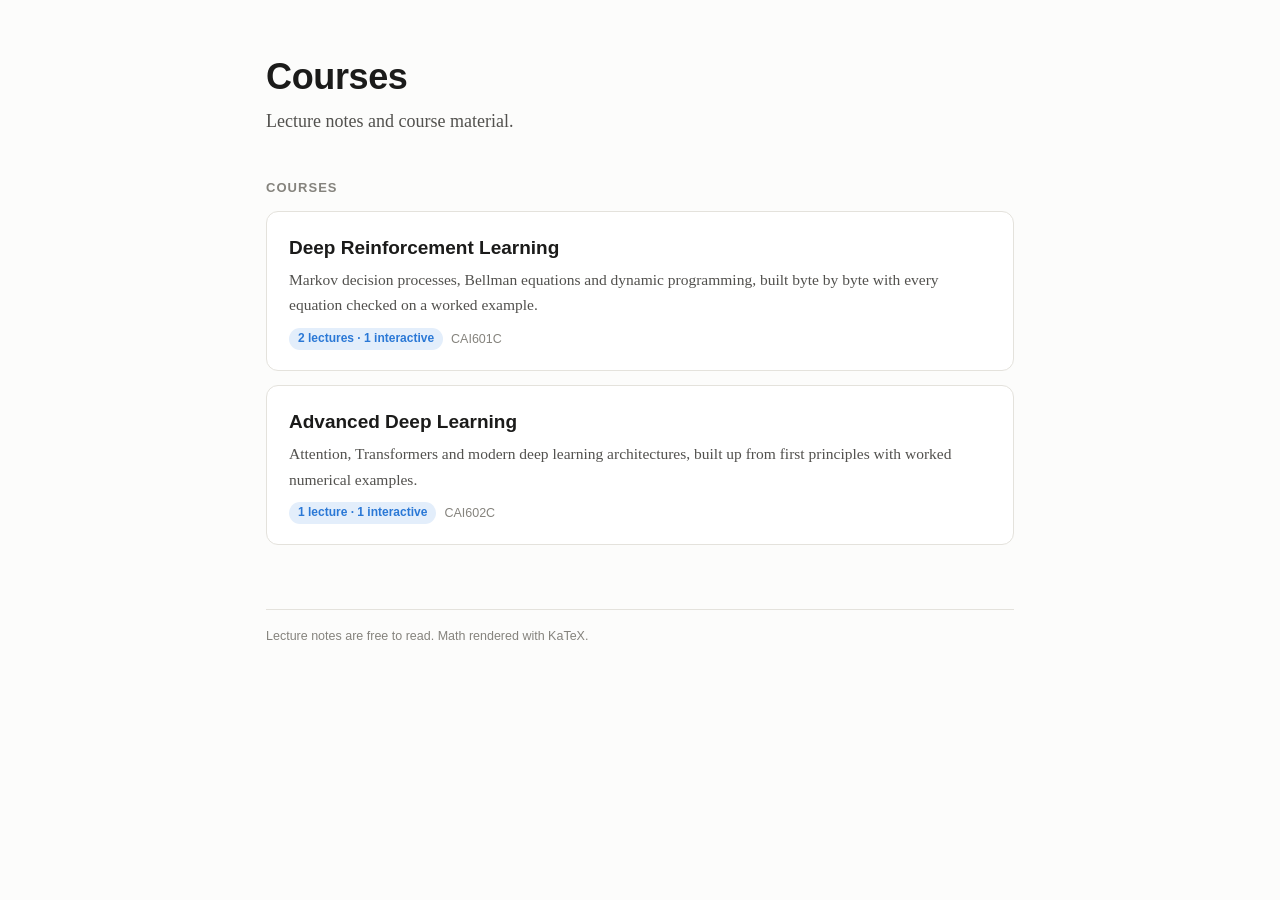
<file: index.html>
<!DOCTYPE html>
<html lang="en">
<head>
<meta charset="utf-8">
<meta name="viewport" content="width=device-width, initial-scale=1">
<title>Courses</title>
<meta name="description" content="Course pages and lecture notes.">
<link rel="stylesheet" href="assets/site.css">
</head>
<body>
<div class="wrap">
  <h1>Courses</h1>
  <p class="lede">Lecture notes and course material.</p>

  <h2>Courses</h2>
  <div class="cards">
    <a class="card" href="courses/deep-rl/">
      <h3>Deep Reinforcement Learning</h3>
      <p>Markov decision processes, Bellman equations and dynamic programming, built byte by byte with every equation checked on a worked example.</p>
      <div class="meta"><span class="tag">2 lectures · 1 interactive</span><span>CAI601C</span></div>
    </a>
    <a class="card" href="courses/advanced-dl/">
      <h3>Advanced Deep Learning</h3>
      <p>Attention, Transformers and modern deep learning architectures, built up from first principles with worked numerical examples.</p>
      <div class="meta"><span class="tag">1 lecture · 1 interactive</span><span>CAI602C</span></div>
    </a>
  </div>

  <footer>Lecture notes are free to read. Math rendered with KaTeX.</footer>
</div>
</body>
</html>
</file>
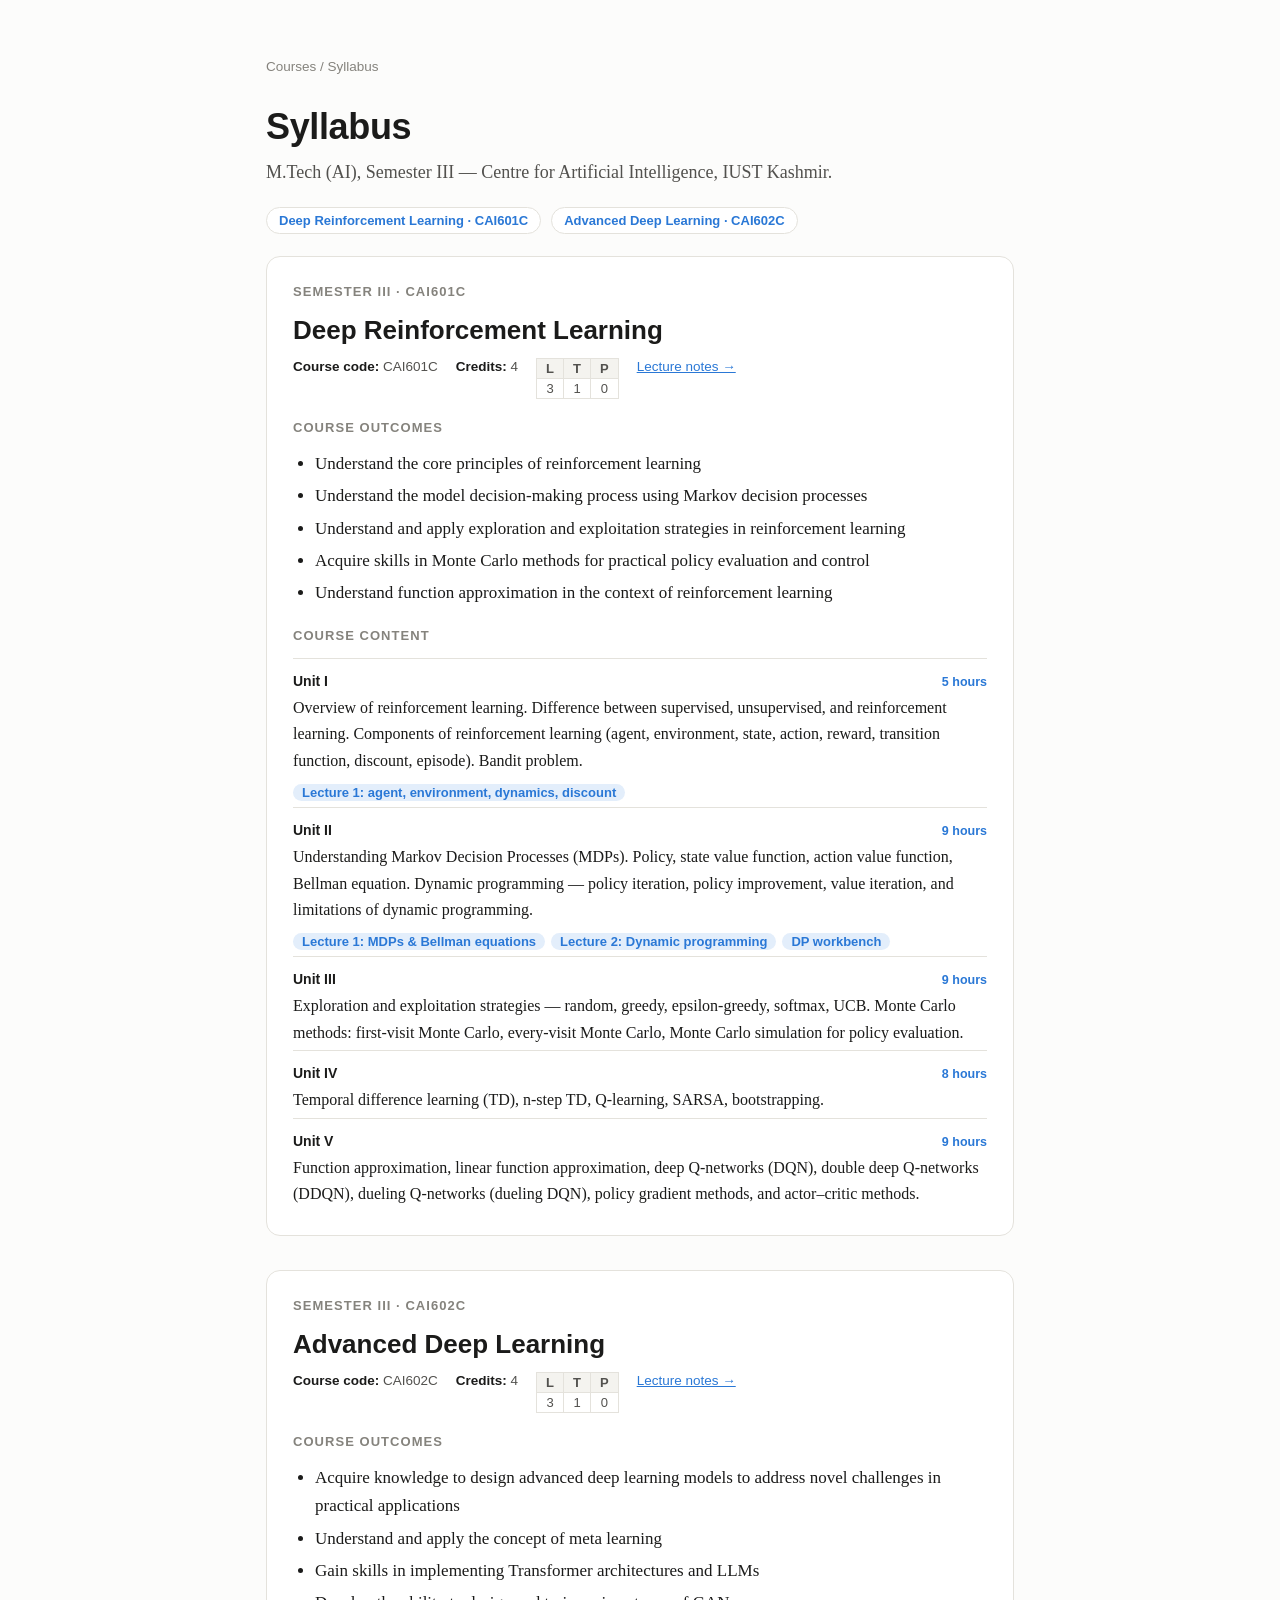
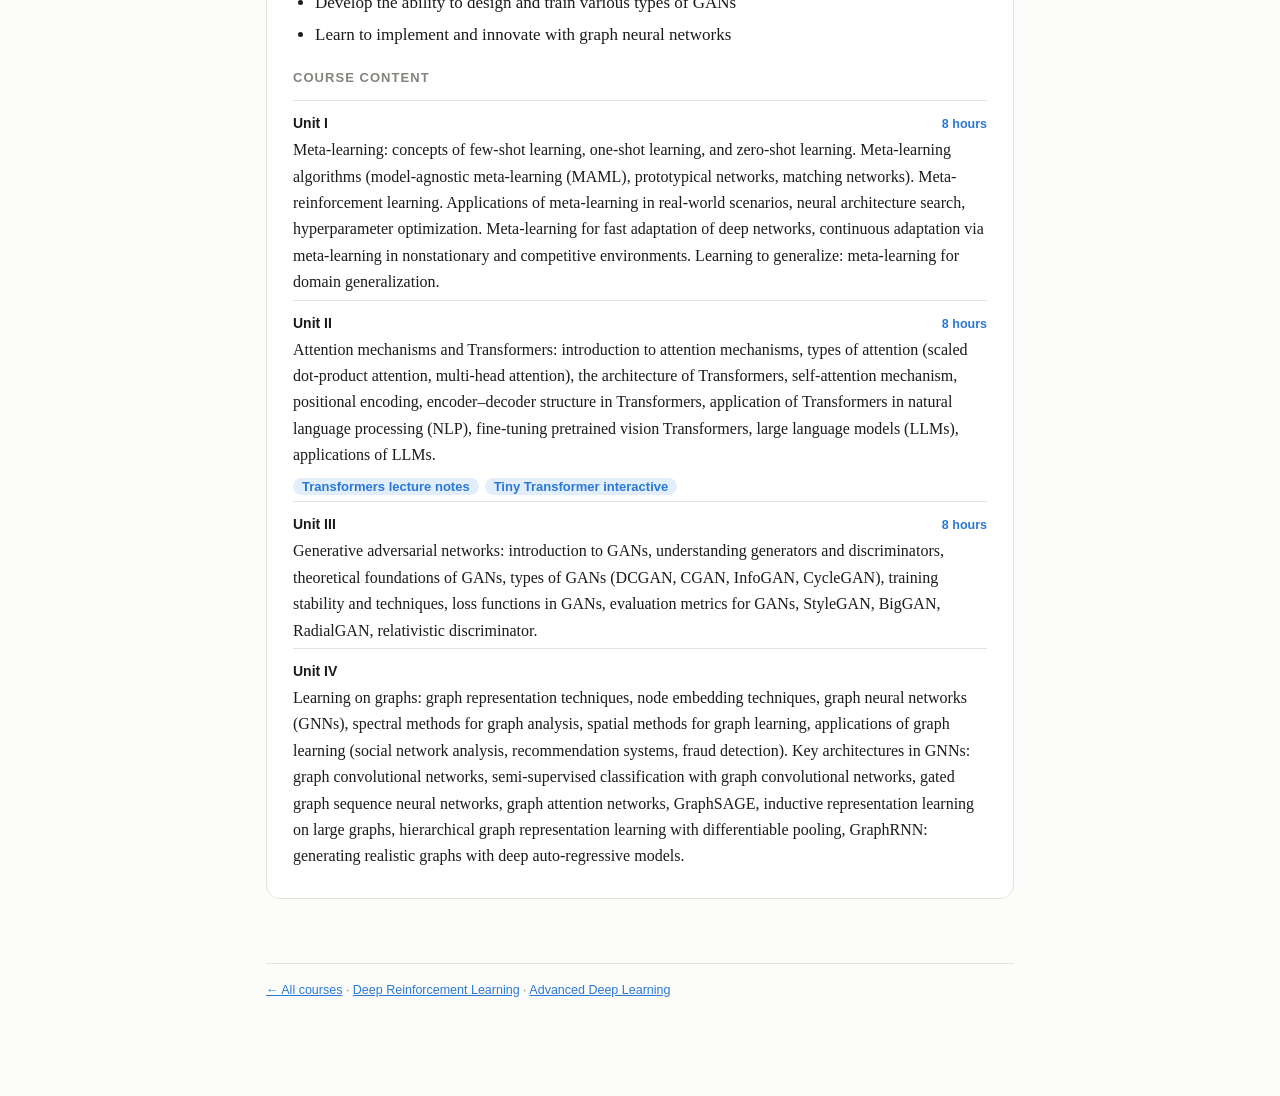
<file: syllabus/index.html>
<!DOCTYPE html>
<html lang="en">
<head>
<meta charset="utf-8">
<meta name="viewport" content="width=device-width, initial-scale=1">
<title>Course Syllabus</title>
<meta name="description" content="Syllabus for Deep Reinforcement Learning (CAI601C) and Advanced Deep Learning (CAI602C), M.Tech (AI), Centre for AI, IUST Kashmir.">
<link rel="stylesheet" href="../assets/site.css">
<style>
.course{background:var(--paper);border:1px solid var(--line);border-radius:14px;padding:24px 26px;margin:22px 0 34px;scroll-margin-top:16px}
.course h2{margin-top:0}
.course h3.ct{font-size:26px;margin:0 0 12px;line-height:1.2}
.facts{display:flex;flex-wrap:wrap;gap:8px 18px;font:13.5px/1.4 -apple-system,BlinkMacSystemFont,"Segoe UI",Inter,Roboto,sans-serif;color:var(--ink2);margin-bottom:18px}
.facts b{color:var(--ink)}
.ltp{border-collapse:collapse;font:13px sans-serif}.ltp td,.ltp th{border:1px solid var(--line);padding:2px 9px;text-align:center}.ltp th{background:var(--soft);font-weight:600}
.outcomes{margin:6px 0 18px;padding-left:22px}.outcomes li{margin:4px 0}
.unit{border-top:1px solid var(--line);padding:14px 0 4px}
.unit .uh{display:flex;justify-content:space-between;align-items:baseline;gap:12px;font:700 14px -apple-system,BlinkMacSystemFont,"Segoe UI",Inter,Roboto,sans-serif}
.unit .hrs{font-weight:600;font-size:12.5px;color:var(--accent);white-space:nowrap}
.unit p{margin:6px 0 0;font-size:16px}
.unit .notes{margin-top:8px;font:13px sans-serif}
.unit .notes a{display:inline-block;background:var(--accent-soft);color:var(--accent);border-radius:999px;padding:1px 9px;margin:2px 6px 2px 0;text-decoration:none;font-weight:600}
.pending{font:13px/1.5 sans-serif;color:var(--muted);background:var(--soft);border-radius:8px;padding:8px 12px;margin-top:12px}
.jump{display:flex;gap:10px;flex-wrap:wrap;margin:-20px 0 10px}
.jump a{font:600 13px sans-serif;text-decoration:none;border:1px solid var(--line);background:var(--paper);border-radius:999px;padding:5px 12px}
@media print{.jump,nav.crumbs{display:none}.course{break-inside:auto;border:0;padding:0}}
</style>
</head>
<body>
<div class="wrap">
  <nav class="crumbs"><a href="../">Courses</a> / Syllabus</nav>
  <h1>Syllabus</h1>
  <p class="lede">M.Tech (AI), Semester III — Centre for Artificial Intelligence, IUST Kashmir.</p>
  <div class="jump"><a href="#drl">Deep Reinforcement Learning · CAI601C</a><a href="#adl">Advanced Deep Learning · CAI602C</a></div>

  <section class="course" id="drl">
    <h2>Semester III · CAI601C</h2>
    <h3 class="ct">Deep Reinforcement Learning</h3>
    <div class="facts">
      <span><b>Course code:</b> CAI601C</span><span><b>Credits:</b> 4</span>
      <table class="ltp" aria-label="Lecture, tutorial, practical hours per week"><tr><th>L</th><th>T</th><th>P</th></tr><tr><td>3</td><td>1</td><td>0</td></tr></table>
      <span><a href="../courses/deep-rl/">Lecture notes →</a></span>
    </div>
    <h2>Course outcomes</h2>
    <ul class="outcomes">
      <li>Understand the core principles of reinforcement learning</li>
      <li>Understand the model decision-making process using Markov decision processes</li>
      <li>Understand and apply exploration and exploitation strategies in reinforcement learning</li>
      <li>Acquire skills in Monte Carlo methods for practical policy evaluation and control</li>
      <li>Understand function approximation in the context of reinforcement learning</li>
    </ul>
    <h2>Course content</h2>
    <div class="unit"><div class="uh"><span>Unit I</span><span class="hrs">5 hours</span></div>
      <p>Overview of reinforcement learning. Difference between supervised, unsupervised, and reinforcement learning. Components of reinforcement learning (agent, environment, state, action, reward, transition function, discount, episode). Bandit problem.</p>
      <div class="notes"><a href="../courses/deep-rl/mdp-bellman/#b0">Lecture 1: agent, environment, dynamics, discount</a></div></div>
    <div class="unit"><div class="uh"><span>Unit II</span><span class="hrs">9 hours</span></div>
      <p>Understanding Markov Decision Processes (MDPs). Policy, state value function, action value function, Bellman equation. Dynamic programming — policy iteration, policy improvement, value iteration, and limitations of dynamic programming.</p>
      <div class="notes"><a href="../courses/deep-rl/mdp-bellman/">Lecture 1: MDPs &amp; Bellman equations</a><a href="../courses/deep-rl/dynamic-programming/">Lecture 2: Dynamic programming</a><a href="../courses/deep-rl/dp-workbench/">DP workbench</a></div></div>
    <div class="unit"><div class="uh"><span>Unit III</span><span class="hrs">9 hours</span></div>
      <p>Exploration and exploitation strategies — random, greedy, epsilon-greedy, softmax, UCB. Monte Carlo methods: first-visit Monte Carlo, every-visit Monte Carlo, Monte Carlo simulation for policy evaluation.</p></div>
    <div class="unit"><div class="uh"><span>Unit IV</span><span class="hrs">8 hours</span></div>
      <p>Temporal difference learning (TD), n-step TD, Q-learning, SARSA, bootstrapping.</p></div>
    <div class="unit"><div class="uh"><span>Unit V</span><span class="hrs">9 hours</span></div>
      <p>Function approximation, linear function approximation, deep Q-networks (DQN), double deep Q-networks (DDQN), dueling Q-networks (dueling DQN), policy gradient methods, and actor–critic methods.</p></div>
  </section>

  <section class="course" id="adl">
    <h2>Semester III · CAI602C</h2>
    <h3 class="ct">Advanced Deep Learning</h3>
    <div class="facts">
      <span><b>Course code:</b> CAI602C</span><span><b>Credits:</b> 4</span>
      <table class="ltp" aria-label="Lecture, tutorial, practical hours per week"><tr><th>L</th><th>T</th><th>P</th></tr><tr><td>3</td><td>1</td><td>0</td></tr></table>
      <span><a href="../courses/advanced-dl/">Lecture notes →</a></span>
    </div>
    <h2>Course outcomes</h2>
    <ul class="outcomes">
      <li>Acquire knowledge to design advanced deep learning models to address novel challenges in practical applications</li>
      <li>Understand and apply the concept of meta learning</li>
      <li>Gain skills in implementing Transformer architectures and LLMs</li>
      <li>Develop the ability to design and train various types of GANs</li>
      <li>Learn to implement and innovate with graph neural networks</li>
    </ul>
    <h2>Course content</h2>
    <div class="unit"><div class="uh"><span>Unit I</span><span class="hrs">8 hours</span></div>
      <p>Meta-learning: concepts of few-shot learning, one-shot learning, and zero-shot learning. Meta-learning algorithms (model-agnostic meta-learning (MAML), prototypical networks, matching networks). Meta-reinforcement learning. Applications of meta-learning in real-world scenarios, neural architecture search, hyperparameter optimization. Meta-learning for fast adaptation of deep networks, continuous adaptation via meta-learning in nonstationary and competitive environments. Learning to generalize: meta-learning for domain generalization.</p></div>
    <div class="unit"><div class="uh"><span>Unit II</span><span class="hrs">8 hours</span></div>
      <p>Attention mechanisms and Transformers: introduction to attention mechanisms, types of attention (scaled dot-product attention, multi-head attention), the architecture of Transformers, self-attention mechanism, positional encoding, encoder–decoder structure in Transformers, application of Transformers in natural language processing (NLP), fine-tuning pretrained vision Transformers, large language models (LLMs), applications of LLMs.</p>
      <div class="notes"><a href="../courses/advanced-dl/transformers/">Transformers lecture notes</a><a href="../courses/advanced-dl/transformer-flow/">Tiny Transformer interactive</a></div></div>
    <div class="unit"><div class="uh"><span>Unit III</span><span class="hrs">8 hours</span></div>
      <p>Generative adversarial networks: introduction to GANs, understanding generators and discriminators, theoretical foundations of GANs, types of GANs (DCGAN, CGAN, InfoGAN, CycleGAN), training stability and techniques, loss functions in GANs, evaluation metrics for GANs, StyleGAN, BigGAN, RadialGAN, relativistic discriminator.</p></div>
    <div class="unit"><div class="uh"><span>Unit IV</span></div>
      <p>Learning on graphs: graph representation techniques, node embedding techniques, graph neural networks (GNNs), spectral methods for graph analysis, spatial methods for graph learning, applications of graph learning (social network analysis, recommendation systems, fraud detection). Key architectures in GNNs: graph convolutional networks, semi-supervised classification with graph convolutional networks, gated graph sequence neural networks, graph attention networks, GraphSAGE, inductive representation learning on large graphs, hierarchical graph representation learning with differentiable pooling, GraphRNN: generating realistic graphs with deep auto-regressive models.</p></div>
  </section>

  <footer><a href="../">← All courses</a> · <a href="../courses/deep-rl/">Deep Reinforcement Learning</a> · <a href="../courses/advanced-dl/">Advanced Deep Learning</a></footer>
</div>
</body>
</html>
</file>
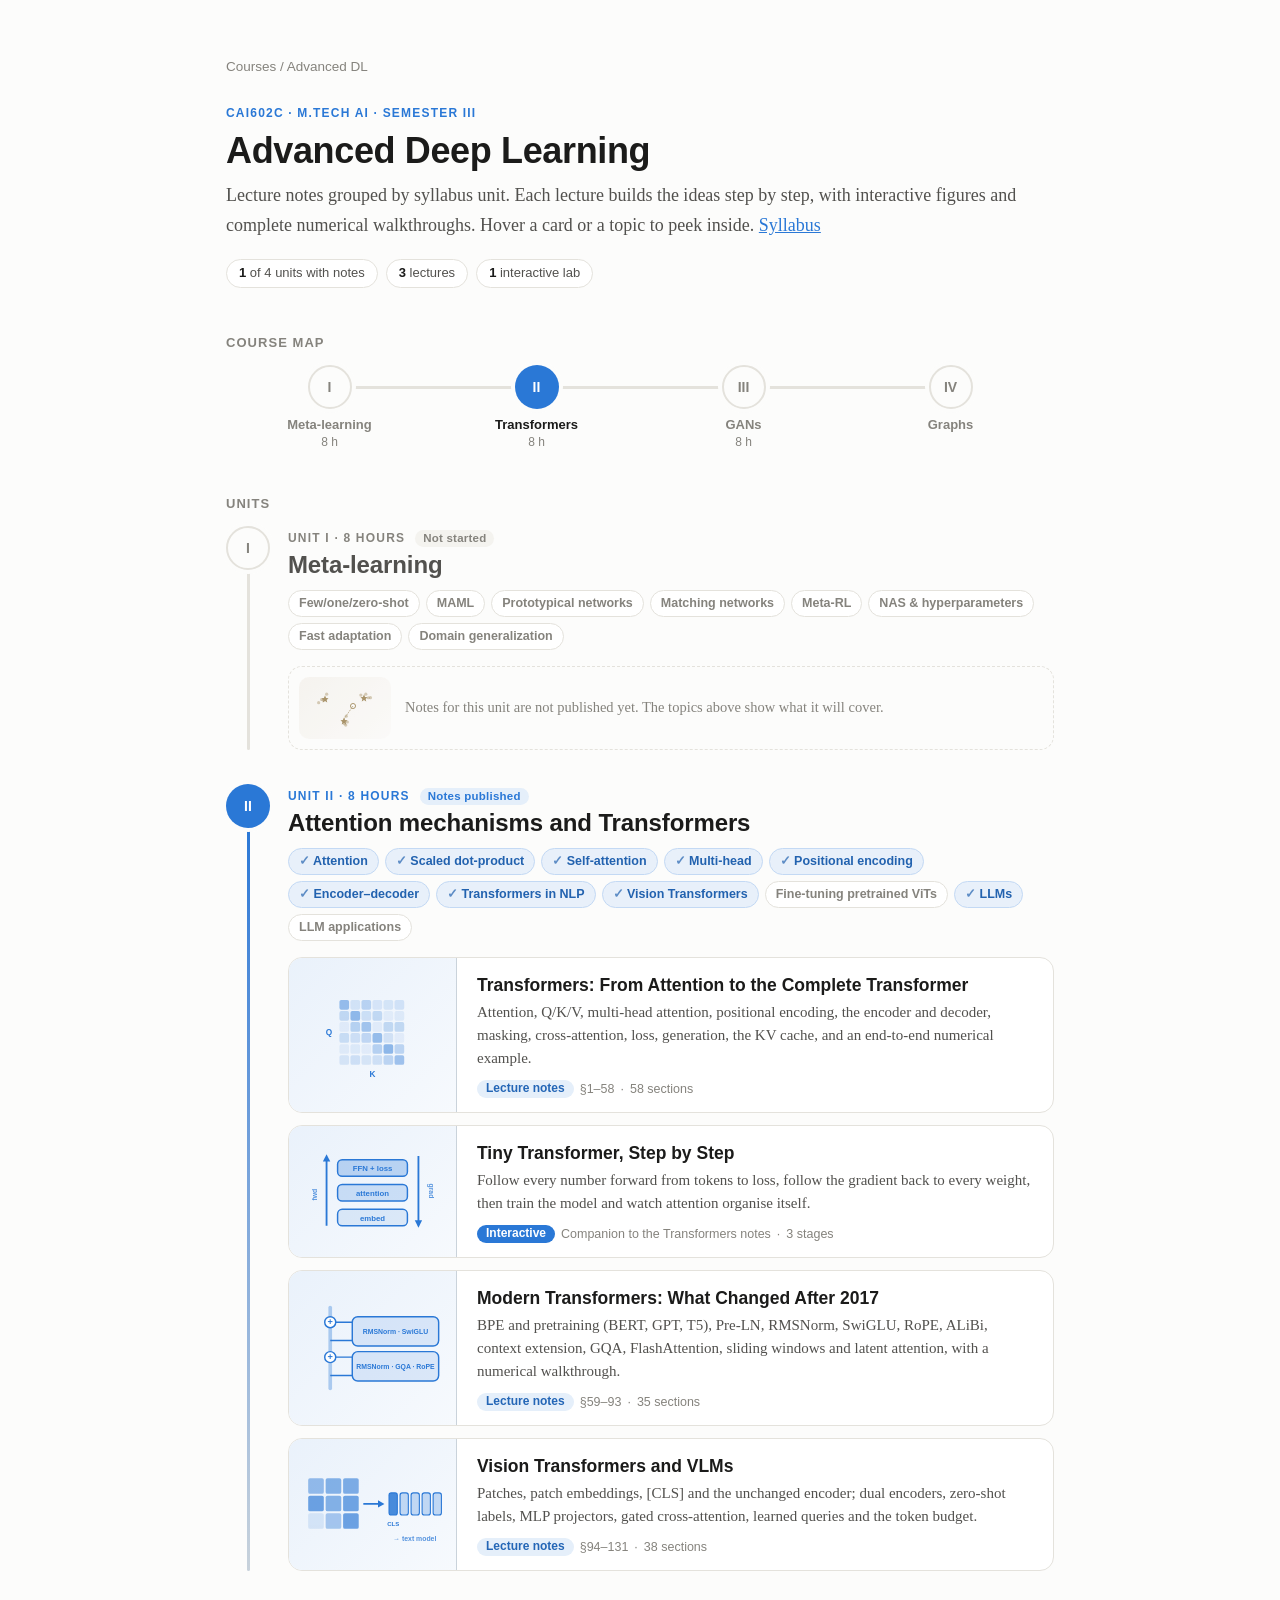
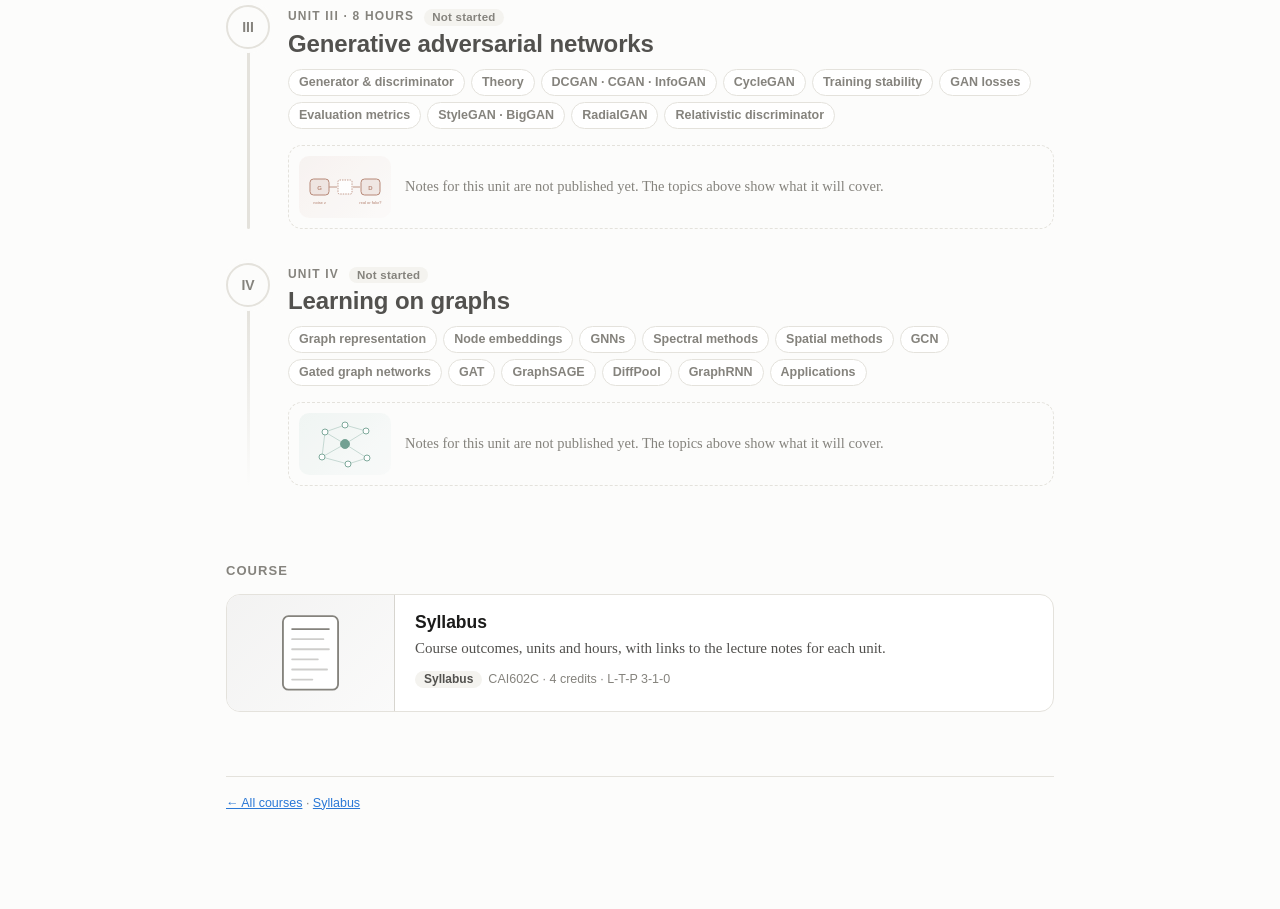
<file: courses/advanced-dl/index.html>
<!DOCTYPE html>
<html lang="en">
<head>
<meta charset="utf-8">
<meta name="viewport" content="width=device-width, initial-scale=1">
<title>Advanced DL</title>
<meta name="description" content="Advanced Deep Learning — course lecture notes, grouped by syllabus unit.">
<link rel="stylesheet" href="../../assets/site.css">
<link rel="stylesheet" href="../../assets/course.css">
</head>
<body>
<!-- Generated by course-pages-build/build.py: edit courses.py there, not this file. -->
<div class="wrap wide">
  <nav class="crumbs"><a href="../../">Courses</a> / Advanced DL</nav>
  <header class="chero" style="--hue:#2a78d6">
    <div class="ckick">CAI602C · M.Tech AI · Semester III</div>
    <h1>Advanced Deep Learning</h1>
    <p class="lede">Lecture notes grouped by syllabus unit. Each lecture builds the ideas step by step, with interactive figures and complete numerical walkthroughs. Hover a card or a topic to peek inside. <a href="syllabus/">Syllabus</a></p>
    <div class="stats"><span><b>1</b> of 4 units with notes</span><span><b>3</b> lectures</span><span><b>1</b> interactive lab</span></div>
  </header>

  <h2>Course map</h2>
  <nav class="map" aria-label="Units" style="--n:4"><a class="stop todo" href="#unit-1" data-peek="uI" style="--hue:#a86f00"><span class="node">I</span><span class="sl">Meta-learning</span><span class="sh">8 h</span></a><a class="stop done" href="#unit-2" data-peek="uII" style="--hue:#2a78d6"><span class="node">II</span><span class="sl">Transformers</span><span class="sh">8 h</span></a><a class="stop todo" href="#unit-3" data-peek="uIII" style="--hue:#d4572a"><span class="node">III</span><span class="sl">GANs</span><span class="sh">8 h</span></a><a class="stop todo" href="#unit-4" data-peek="uIV" style="--hue:#14916a"><span class="node">IV</span><span class="sl">Graphs</span><span class="sh">&nbsp;</span></a></nav>

  <h2>Units</h2>
  <div class="units">
  <section class="unit todo" id="unit-1" style="--hue:#a86f00">
    <div class="rail"><span class="node">I</span></div>
    <div class="ucol">
      <div class="ukick">Unit I · 8 hours<span class="state">Not started</span></div>
      <h3>Meta-learning</h3>
      <div class="chips"><span class="chip todo" tabindex="0" data-peek="cI-0">Few/one/zero-shot</span><span class="chip todo" tabindex="0" data-peek="cI-1">MAML</span><span class="chip todo" tabindex="0" data-peek="cI-2">Prototypical networks</span><span class="chip todo" tabindex="0" data-peek="cI-3">Matching networks</span><span class="chip todo" tabindex="0" data-peek="cI-4">Meta-RL</span><span class="chip todo" tabindex="0" data-peek="cI-5">NAS &amp; hyperparameters</span><span class="chip todo" tabindex="0" data-peek="cI-6">Fast adaptation</span><span class="chip todo" tabindex="0" data-peek="cI-7">Domain generalization</span></div>
      <div class="lcards"><div class="empty"><div class="thumb mini" aria-hidden="true"><svg viewBox="0 0 160 100" role="img" aria-label="few-shot prototypes" xmlns="http://www.w3.org/2000/svg"><circle cx="33.2" cy="33.0" r="3.2" fill="currentColor" fill-opacity=".45"/><circle cx="36.6" cy="34.3" r="3.2" fill="currentColor" fill-opacity=".45"/><circle cx="43.3" cy="22.4" r="3.2" fill="currentColor" fill-opacity=".45"/><circle cx="27.3" cy="39.4" r="3.2" fill="currentColor" fill-opacity=".45"/><path d="M40 25 L42.2 30 L47 30.5 L43.3 34 L44.5 39 L40 36.2 L35.5 39 L36.7 34 L33 30.5 L37.8 30Z" fill="currentColor"/><circle cx="111.7" cy="24.2" r="3.2" fill="currentColor" fill-opacity=".45"/><circle cx="130.9" cy="29.3" r="3.2" fill="currentColor" fill-opacity=".45"/><circle cx="126.7" cy="29.5" r="3.2" fill="currentColor" fill-opacity=".45"/><circle cx="121.6" cy="22.3" r="3.2" fill="currentColor" fill-opacity=".45"/><path d="M118 23 L120.2 28 L125 28.5 L121.3 32 L122.5 37 L118 34.2 L113.5 37 L114.7 32 L111 28.5 L115.8 28Z" fill="currentColor"/><circle cx="81.5" cy="84.1" r="3.2" fill="currentColor" fill-opacity=".45"/><circle cx="78.6" cy="81.3" r="3.2" fill="currentColor" fill-opacity=".45"/><circle cx="82.5" cy="66.4" r="3.2" fill="currentColor" fill-opacity=".45"/><circle cx="84.7" cy="78.0" r="3.2" fill="currentColor" fill-opacity=".45"/><path d="M78 69 L80.2 74 L85 74.5 L81.3 78 L82.5 83 L78 80.2 L73.5 83 L74.7 78 L71 74.5 L75.8 74Z" fill="currentColor"/><circle cx="96" cy="46" r="5" fill="#fff" stroke="currentColor" stroke-width="2"/><line class="draw" x1="96" y1="46" x2="78" y2="72" stroke="currentColor" stroke-dasharray="3 2" stroke-width="1.5"/></svg></div><p>Notes for this unit are not published yet. The topics above show what it will cover.</p></div></div>
    </div>
  </section>
  <section class="unit done" id="unit-2" style="--hue:#2a78d6">
    <div class="rail"><span class="node">II</span></div>
    <div class="ucol">
      <div class="ukick">Unit II · 8 hours<span class="state">Notes published</span></div>
      <h3>Attention mechanisms and Transformers</h3>
      <div class="chips"><a class="chip on" href="transformers/#b1" data-peek="cII-0">Attention</a><a class="chip on" href="transformers/#b6" data-peek="cII-1">Scaled dot-product</a><a class="chip on" href="transformers/#b7" data-peek="cII-2">Self-attention</a><a class="chip on" href="transformers/#b8" data-peek="cII-3">Multi-head</a><a class="chip on" href="transformers/#b11" data-peek="cII-4">Positional encoding</a><a class="chip on" href="transformers/#b16" data-peek="cII-5">Encoder–decoder</a><a class="chip on" href="modern-transformers/#families" data-peek="cII-6">Transformers in NLP</a><a class="chip on" href="vision-language/#patches" data-peek="cII-7">Vision Transformers</a><span class="chip todo" tabindex="0" data-peek="cII-8">Fine-tuning pretrained ViTs</span><a class="chip on" href="modern-transformers/#gpt" data-peek="cII-9">LLMs</a><span class="chip todo" tabindex="0" data-peek="cII-10">LLM applications</span></div>
      <div class="lcards"><a class="lcard" href="transformers/" data-peek="lII-0"><div class="thumb" aria-hidden="true"><svg viewBox="0 0 160 100" role="img" aria-label="attention weight heatmap" xmlns="http://www.w3.org/2000/svg"><rect x="44" y="12" width="10.5" height="10.5" rx="2" fill="currentColor" fill-opacity="0.46"/><rect x="56" y="12" width="10.5" height="10.5" rx="2" fill="currentColor" fill-opacity="0.15"/><rect x="68" y="12" width="10.5" height="10.5" rx="2" fill="currentColor" fill-opacity="0.28"/><rect x="80" y="12" width="10.5" height="10.5" rx="2" fill="currentColor" fill-opacity="0.13"/><rect x="92" y="12" width="10.5" height="10.5" rx="2" fill="currentColor" fill-opacity="0.14"/><rect x="104" y="12" width="10.5" height="10.5" rx="2" fill="currentColor" fill-opacity="0.16"/><rect x="44" y="24" width="10.5" height="10.5" rx="2" fill="currentColor" fill-opacity="0.24"/><rect x="56" y="24" width="10.5" height="10.5" rx="2" fill="currentColor" fill-opacity="0.49"/><rect x="68" y="24" width="10.5" height="10.5" rx="2" fill="currentColor" fill-opacity="0.18"/><rect x="80" y="24" width="10.5" height="10.5" rx="2" fill="currentColor" fill-opacity="0.24"/><rect x="92" y="24" width="10.5" height="10.5" rx="2" fill="currentColor" fill-opacity="0.08"/><rect x="104" y="24" width="10.5" height="10.5" rx="2" fill="currentColor" fill-opacity="0.10"/><rect x="44" y="36" width="10.5" height="10.5" rx="2" fill="currentColor" fill-opacity="0.08"/><rect x="56" y="36" width="10.5" height="10.5" rx="2" fill="currentColor" fill-opacity="0.29"/><rect x="68" y="36" width="10.5" height="10.5" rx="2" fill="currentColor" fill-opacity="0.40"/><rect x="80" y="36" width="10.5" height="10.5" rx="2" fill="currentColor" fill-opacity="0.08"/><rect x="92" y="36" width="10.5" height="10.5" rx="2" fill="currentColor" fill-opacity="0.24"/><rect x="104" y="36" width="10.5" height="10.5" rx="2" fill="currentColor" fill-opacity="0.24"/><rect x="44" y="48" width="10.5" height="10.5" rx="2" fill="currentColor" fill-opacity="0.20"/><rect x="56" y="48" width="10.5" height="10.5" rx="2" fill="currentColor" fill-opacity="0.18"/><rect x="68" y="48" width="10.5" height="10.5" rx="2" fill="currentColor" fill-opacity="0.25"/><rect x="80" y="48" width="10.5" height="10.5" rx="2" fill="currentColor" fill-opacity="0.46"/><rect x="92" y="48" width="10.5" height="10.5" rx="2" fill="currentColor" fill-opacity="0.16"/><rect x="104" y="48" width="10.5" height="10.5" rx="2" fill="currentColor" fill-opacity="0.08"/><rect x="44" y="60" width="10.5" height="10.5" rx="2" fill="currentColor" fill-opacity="0.09"/><rect x="56" y="60" width="10.5" height="10.5" rx="2" fill="currentColor" fill-opacity="0.10"/><rect x="68" y="60" width="10.5" height="10.5" rx="2" fill="currentColor" fill-opacity="0.08"/><rect x="80" y="60" width="10.5" height="10.5" rx="2" fill="currentColor" fill-opacity="0.30"/><rect x="92" y="60" width="10.5" height="10.5" rx="2" fill="currentColor" fill-opacity="0.50"/><rect x="104" y="60" width="10.5" height="10.5" rx="2" fill="currentColor" fill-opacity="0.27"/><rect x="44" y="72" width="10.5" height="10.5" rx="2" fill="currentColor" fill-opacity="0.14"/><rect x="56" y="72" width="10.5" height="10.5" rx="2" fill="currentColor" fill-opacity="0.18"/><rect x="68" y="72" width="10.5" height="10.5" rx="2" fill="currentColor" fill-opacity="0.14"/><rect x="80" y="72" width="10.5" height="10.5" rx="2" fill="currentColor" fill-opacity="0.18"/><rect x="92" y="72" width="10.5" height="10.5" rx="2" fill="currentColor" fill-opacity="0.27"/><rect x="104" y="72" width="10.5" height="10.5" rx="2" fill="currentColor" fill-opacity="0.42"/><text x="36" y="50" font-size="9" font-weight="700" text-anchor="end" fill="currentColor" fill-opacity="1" font-family="-apple-system,Segoe UI,sans-serif">Q</text><text x="80" y="96" font-size="9" font-weight="700" text-anchor="middle" fill="currentColor" fill-opacity="1" font-family="-apple-system,Segoe UI,sans-serif">K</text></svg></div><div class="body"><h4>Transformers: From Attention to the Complete Transformer</h4><p>Attention, Q/K/V, multi-head attention, positional encoding, the encoder and decoder, masking, cross-attention, loss, generation, the KV cache, and an end-to-end numerical example.</p><div class="meta"><span class="tag t-notes">Lecture notes</span><span>§1–58</span><span class="dot">·</span><span>58 sections</span></div></div></a><a class="lcard" href="transformer-flow/" data-peek="lII-1"><div class="thumb" aria-hidden="true"><svg viewBox="0 0 160 100" role="img" aria-label="forward pass and backpropagation" xmlns="http://www.w3.org/2000/svg"><rect x="42" y="70" width="76" height="18" rx="5" fill="currentColor" fill-opacity="0.12" stroke="currentColor" stroke-width="1.6"/><text x="80" y="82.5" font-size="8.5" font-weight="700" text-anchor="middle" fill="currentColor" fill-opacity="1" font-family="-apple-system,Segoe UI,sans-serif">embed</text><rect x="42" y="43" width="76" height="18" rx="5" fill="currentColor" fill-opacity="0.2" stroke="currentColor" stroke-width="1.6"/><text x="80" y="55.5" font-size="8.5" font-weight="700" text-anchor="middle" fill="currentColor" fill-opacity="1" font-family="-apple-system,Segoe UI,sans-serif">attention</text><rect x="42" y="16" width="76" height="18" rx="5" fill="currentColor" fill-opacity="0.28" stroke="currentColor" stroke-width="1.6"/><text x="80" y="28.5" font-size="8.5" font-weight="700" text-anchor="middle" fill="currentColor" fill-opacity="1" font-family="-apple-system,Segoe UI,sans-serif">FFN + loss</text><line class="draw" x1="30" y1="88" x2="30" y2="14" stroke="currentColor" stroke-width="2"/><polygon points="26,18 34,18 30,10" fill="currentColor"/><line class="draw" x1="130" y1="12" x2="130" y2="86" stroke="currentColor" stroke-width="2" stroke-dasharray="4 3"/><polygon points="126,82 134,82 130,90" fill="currentColor"/><text transform="rotate(-90 20 54)" x="20" y="54" font-size="7.5" font-weight="600" text-anchor="middle" fill="currentColor" fill-opacity="0.8" font-family="-apple-system,Segoe UI,sans-serif">fwd</text><text transform="rotate(90 142 50)" x="142" y="50" font-size="7.5" font-weight="600" text-anchor="middle" fill="currentColor" fill-opacity="0.8" font-family="-apple-system,Segoe UI,sans-serif">grad</text></svg></div><div class="body"><h4>Tiny Transformer, Step by Step</h4><p>Follow every number forward from tokens to loss, follow the gradient back to every weight, then train the model and watch attention organise itself.</p><div class="meta"><span class="tag t-lab">Interactive</span><span>Companion to the Transformers notes</span><span class="dot">·</span><span>3 stages</span></div></div></a><a class="lcard" href="modern-transformers/" data-peek="lII-2"><div class="thumb" aria-hidden="true"><svg viewBox="0 0 160 100" role="img" aria-label="pre-norm residual stream" xmlns="http://www.w3.org/2000/svg"><line x1="34" y1="94" x2="34" y2="6" stroke="currentColor" stroke-width="4" stroke-opacity=".35" stroke-linecap="round"/><path class="draw" d="M34 80 H58 M58 60 H34" fill="none" stroke="currentColor" stroke-width="1.6"/><rect x="58" y="54" width="94" height="32" rx="6" fill="currentColor" fill-opacity=".13" stroke="currentColor" stroke-width="1.6"/><text x="105" y="73" font-size="7.5" font-weight="700" text-anchor="middle" fill="currentColor" fill-opacity="1" font-family="-apple-system,Segoe UI,sans-serif">RMSNorm · GQA · RoPE</text><circle cx="34" cy="60" r="6" fill="#fff" stroke="currentColor" stroke-width="1.6"/><text x="34" y="63.5" font-size="10" font-weight="700" text-anchor="middle" fill="currentColor" fill-opacity="1" font-family="-apple-system,Segoe UI,sans-serif">+</text><path class="draw" d="M34 42 H58 M58 22 H34" fill="none" stroke="currentColor" stroke-width="1.6"/><rect x="58" y="16" width="94" height="32" rx="6" fill="currentColor" fill-opacity=".13" stroke="currentColor" stroke-width="1.6"/><text x="105" y="35" font-size="7.5" font-weight="700" text-anchor="middle" fill="currentColor" fill-opacity="1" font-family="-apple-system,Segoe UI,sans-serif">RMSNorm · SwiGLU</text><circle cx="34" cy="22" r="6" fill="#fff" stroke="currentColor" stroke-width="1.6"/><text x="34" y="25.5" font-size="10" font-weight="700" text-anchor="middle" fill="currentColor" fill-opacity="1" font-family="-apple-system,Segoe UI,sans-serif">+</text></svg></div><div class="body"><h4>Modern Transformers: What Changed After 2017</h4><p>BPE and pretraining (BERT, GPT, T5), Pre-LN, RMSNorm, SwiGLU, RoPE, ALiBi, context extension, GQA, FlashAttention, sliding windows and latent attention, with a numerical walkthrough.</p><div class="meta"><span class="tag t-notes">Lecture notes</span><span>§59–93</span><span class="dot">·</span><span>35 sections</span></div></div></a><a class="lcard" href="vision-language/" data-peek="lII-3"><div class="thumb" aria-hidden="true"><svg viewBox="0 0 160 100" role="img" aria-label="image patches become tokens" xmlns="http://www.w3.org/2000/svg"><rect x="10" y="22" width="17" height="17" rx="2" fill="currentColor" fill-opacity="0.48"/><rect x="29" y="22" width="17" height="17" rx="2" fill="currentColor" fill-opacity="0.55"/><rect x="48" y="22" width="17" height="17" rx="2" fill="currentColor" fill-opacity="0.58"/><rect x="10" y="41" width="17" height="17" rx="2" fill="currentColor" fill-opacity="0.67"/><rect x="29" y="41" width="17" height="17" rx="2" fill="currentColor" fill-opacity="0.55"/><rect x="48" y="41" width="17" height="17" rx="2" fill="currentColor" fill-opacity="0.65"/><rect x="10" y="60" width="17" height="17" rx="2" fill="currentColor" fill-opacity="0.14"/><rect x="29" y="60" width="17" height="17" rx="2" fill="currentColor" fill-opacity="0.39"/><rect x="48" y="60" width="17" height="17" rx="2" fill="currentColor" fill-opacity="0.67"/><line class="draw" x1="70" y1="50" x2="88" y2="50" stroke="currentColor" stroke-width="2"/><polygon points="86,46 86,54 93,50" fill="currentColor"/><rect x="98" y="38" width="9" height="24" rx="2.5" fill="currentColor" fill-opacity="0.85" stroke="currentColor" stroke-width="1.2"/><rect x="110" y="38" width="9" height="24" rx="2.5" fill="currentColor" fill-opacity="0.25" stroke="currentColor" stroke-width="1.2"/><rect x="122" y="38" width="9" height="24" rx="2.5" fill="currentColor" fill-opacity="0.25" stroke="currentColor" stroke-width="1.2"/><rect x="134" y="38" width="9" height="24" rx="2.5" fill="currentColor" fill-opacity="0.25" stroke="currentColor" stroke-width="1.2"/><rect x="146" y="38" width="9" height="24" rx="2.5" fill="currentColor" fill-opacity="0.25" stroke="currentColor" stroke-width="1.2"/><text x="102.5" y="74" font-size="6.5" font-weight="700" text-anchor="middle" fill="currentColor" fill-opacity="1" font-family="-apple-system,Segoe UI,sans-serif">CLS</text><text x="126" y="90" font-size="7.5" font-weight="600" text-anchor="middle" fill="currentColor" fill-opacity="0.8" font-family="-apple-system,Segoe UI,sans-serif">→ text model</text></svg></div><div class="body"><h4>Vision Transformers and VLMs</h4><p>Patches, patch embeddings, [CLS] and the unchanged encoder; dual encoders, zero-shot labels, MLP projectors, gated cross-attention, learned queries and the token budget.</p><div class="meta"><span class="tag t-notes">Lecture notes</span><span>§94–131</span><span class="dot">·</span><span>38 sections</span></div></div></a></div>
    </div>
  </section>
  <section class="unit todo" id="unit-3" style="--hue:#d4572a">
    <div class="rail"><span class="node">III</span></div>
    <div class="ucol">
      <div class="ukick">Unit III · 8 hours<span class="state">Not started</span></div>
      <h3>Generative adversarial networks</h3>
      <div class="chips"><span class="chip todo" tabindex="0" data-peek="cIII-0">Generator &amp; discriminator</span><span class="chip todo" tabindex="0" data-peek="cIII-1">Theory</span><span class="chip todo" tabindex="0" data-peek="cIII-2">DCGAN · CGAN · InfoGAN</span><span class="chip todo" tabindex="0" data-peek="cIII-3">CycleGAN</span><span class="chip todo" tabindex="0" data-peek="cIII-4">Training stability</span><span class="chip todo" tabindex="0" data-peek="cIII-5">GAN losses</span><span class="chip todo" tabindex="0" data-peek="cIII-6">Evaluation metrics</span><span class="chip todo" tabindex="0" data-peek="cIII-7">StyleGAN · BigGAN</span><span class="chip todo" tabindex="0" data-peek="cIII-8">RadialGAN</span><span class="chip todo" tabindex="0" data-peek="cIII-9">Relativistic discriminator</span></div>
      <div class="lcards"><div class="empty"><div class="thumb mini" aria-hidden="true"><svg viewBox="0 0 160 100" role="img" aria-label="generator versus discriminator" xmlns="http://www.w3.org/2000/svg"><rect x="10" y="34" width="38" height="32" rx="7" fill="currentColor" fill-opacity=".14" stroke="currentColor" stroke-width="2"/><text x="29" y="55" font-size="12" font-weight="700" text-anchor="middle" fill="currentColor" fill-opacity="1" font-family="-apple-system,Segoe UI,sans-serif">G</text><rect x="112" y="34" width="38" height="32" rx="7" fill="currentColor" fill-opacity=".14" stroke="currentColor" stroke-width="2"/><text x="131" y="55" font-size="12" font-weight="700" text-anchor="middle" fill="currentColor" fill-opacity="1" font-family="-apple-system,Segoe UI,sans-serif">D</text><rect x="66" y="36" width="28" height="28" rx="3" fill="#fff" stroke="currentColor" stroke-width="1.6" stroke-dasharray="3 2"/><line x1="48" y1="50" x2="64" y2="50" stroke="currentColor" stroke-width="1.8"/><line x1="96" y1="50" x2="110" y2="50" stroke="currentColor" stroke-width="1.8"/><text x="131" y="84" font-size="7.5" font-weight="600" text-anchor="middle" fill="currentColor" fill-opacity="0.8" font-family="-apple-system,Segoe UI,sans-serif">real or fake?</text><text x="29" y="84" font-size="7.5" font-weight="600" text-anchor="middle" fill="currentColor" fill-opacity="0.8" font-family="-apple-system,Segoe UI,sans-serif">noise z</text></svg></div><p>Notes for this unit are not published yet. The topics above show what it will cover.</p></div></div>
    </div>
  </section>
  <section class="unit todo" id="unit-4" style="--hue:#14916a">
    <div class="rail"><span class="node">IV</span></div>
    <div class="ucol">
      <div class="ukick">Unit IV<span class="state">Not started</span></div>
      <h3>Learning on graphs</h3>
      <div class="chips"><span class="chip todo" tabindex="0" data-peek="cIV-0">Graph representation</span><span class="chip todo" tabindex="0" data-peek="cIV-1">Node embeddings</span><span class="chip todo" tabindex="0" data-peek="cIV-2">GNNs</span><span class="chip todo" tabindex="0" data-peek="cIV-3">Spectral methods</span><span class="chip todo" tabindex="0" data-peek="cIV-4">Spatial methods</span><span class="chip todo" tabindex="0" data-peek="cIV-5">GCN</span><span class="chip todo" tabindex="0" data-peek="cIV-6">Gated graph networks</span><span class="chip todo" tabindex="0" data-peek="cIV-7">GAT</span><span class="chip todo" tabindex="0" data-peek="cIV-8">GraphSAGE</span><span class="chip todo" tabindex="0" data-peek="cIV-9">DiffPool</span><span class="chip todo" tabindex="0" data-peek="cIV-10">GraphRNN</span><span class="chip todo" tabindex="0" data-peek="cIV-11">Applications</span></div>
      <div class="lcards"><div class="empty"><div class="thumb mini" aria-hidden="true"><svg viewBox="0 0 160 100" role="img" aria-label="a graph with a central node" xmlns="http://www.w3.org/2000/svg"><line x1="80" y1="50" x2="40" y2="26" stroke="currentColor" stroke-opacity=".45" stroke-width="1.6"/><line x1="80" y1="50" x2="122" y2="24" stroke="currentColor" stroke-opacity=".45" stroke-width="1.6"/><line x1="80" y1="50" x2="34" y2="76" stroke="currentColor" stroke-opacity=".45" stroke-width="1.6"/><line x1="80" y1="50" x2="124" y2="78" stroke="currentColor" stroke-opacity=".45" stroke-width="1.6"/><line x1="40" y1="26" x2="80" y2="12" stroke="currentColor" stroke-opacity=".45" stroke-width="1.6"/><line x1="122" y1="24" x2="80" y2="12" stroke="currentColor" stroke-opacity=".45" stroke-width="1.6"/><line x1="34" y1="76" x2="86" y2="90" stroke="currentColor" stroke-opacity=".45" stroke-width="1.6"/><line x1="124" y1="78" x2="86" y2="90" stroke="currentColor" stroke-opacity=".45" stroke-width="1.6"/><line x1="40" y1="26" x2="34" y2="76" stroke="currentColor" stroke-opacity=".45" stroke-width="1.6"/><circle cx="80" cy="50" r="9" fill="currentColor" stroke="currentColor" stroke-width="1.8"/><circle cx="40" cy="26" r="6" fill="#fff" stroke="currentColor" stroke-width="1.8"/><circle cx="122" cy="24" r="6" fill="#fff" stroke="currentColor" stroke-width="1.8"/><circle cx="34" cy="76" r="6" fill="#fff" stroke="currentColor" stroke-width="1.8"/><circle cx="124" cy="78" r="6" fill="#fff" stroke="currentColor" stroke-width="1.8"/><circle cx="80" cy="12" r="6" fill="#fff" stroke="currentColor" stroke-width="1.8"/><circle cx="86" cy="90" r="6" fill="#fff" stroke="currentColor" stroke-width="1.8"/></svg></div><p>Notes for this unit are not published yet. The topics above show what it will cover.</p></div></div>
    </div>
  </section>
  </div>

  <h2>Course</h2>
  <div class="lcards">
    <a class="lcard" href="syllabus/" data-peek="syl" style="--hue:#85837d"><div class="thumb" aria-hidden="true"><svg viewBox="0 0 160 100" role="img" aria-label="syllabus document" xmlns="http://www.w3.org/2000/svg"><rect x="50" y="10" width="60" height="80" rx="6" fill="#fff" stroke="currentColor" stroke-width="2"/><line x1="60" y1="24" x2="100" y2="24" stroke="currentColor" stroke-width="2" stroke-opacity="1" stroke-linecap="round"/><line x1="60" y1="35" x2="94" y2="35" stroke="currentColor" stroke-width="2" stroke-opacity="0.4" stroke-linecap="round"/><line x1="60" y1="46" x2="100" y2="46" stroke="currentColor" stroke-width="2" stroke-opacity="0.4" stroke-linecap="round"/><line x1="60" y1="57" x2="88" y2="57" stroke="currentColor" stroke-width="2" stroke-opacity="0.4" stroke-linecap="round"/><line x1="60" y1="68" x2="98" y2="68" stroke="currentColor" stroke-width="2" stroke-opacity="0.4" stroke-linecap="round"/><line x1="60" y1="79" x2="82" y2="79" stroke="currentColor" stroke-width="2" stroke-opacity="0.4" stroke-linecap="round"/></svg></div><div class="body"><h4>Syllabus</h4><p>Course outcomes, units and hours, with links to the lecture notes for each unit.</p><div class="meta"><span class="tag t-doc">Syllabus</span><span>CAI602C · 4 credits · L-T-P 3-1-0</span></div></div></a>
  </div>

  <footer><a href="../../">← All courses</a> · <a href="syllabus/">Syllabus</a></footer>
</div>
<script type="application/json" id="peeks">{"uI": "<div class=\"xk\">Unit I · 8 hours<\/div><div class=\"xt\">Meta-learning<\/div><div class=\"xp\">Few-, one- and zero-shot learning; MAML, prototypical and matching networks; meta-RL; NAS and hyperparameter optimization; fast adaptation; domain generalization.<\/div><div class=\"xh\">Not started<\/div>", "uII": "<div class=\"xk\">Unit II · 8 hours<\/div><div class=\"xt\">Attention mechanisms and Transformers<\/div><div class=\"xp\">Scaled dot-product and multi-head attention, self-attention, positional encoding, encoder–decoder, Transformers in NLP, vision Transformers, LLMs.<\/div><ol class=\"xl\"><li><span>•<\/span>Transformers: From Attention to the Complete Transformer<\/li><li><span>•<\/span>Tiny Transformer, Step by Step<\/li><li><span>•<\/span>Modern Transformers: What Changed After 2017<\/li><li><span>•<\/span>Vision Transformers and VLMs<\/li><\/ol><div class=\"xh\">Notes published<\/div>", "uIII": "<div class=\"xk\">Unit III · 8 hours<\/div><div class=\"xt\">Generative adversarial networks<\/div><div class=\"xp\">Generators and discriminators, theory, DCGAN, CGAN, InfoGAN, CycleGAN, stability, losses, metrics, StyleGAN, BigGAN, RadialGAN, relativistic discriminator.<\/div><div class=\"xh\">Not started<\/div>", "uIV": "<div class=\"xk\">Unit IV<\/div><div class=\"xt\">Learning on graphs<\/div><div class=\"xp\">Graph representations, node embeddings, GNNs, spectral and spatial methods, GCN, gated graph networks, GAT, GraphSAGE, DiffPool, GraphRNN, and applications.<\/div><div class=\"xh\">Not started<\/div>", "cI-0": "<div class=\"xk\">Not yet in the notes<\/div><div class=\"xt\">Few/one/zero-shot<\/div><div class=\"xp\">This syllabus topic does not have lecture notes yet.<\/div>", "cI-1": "<div class=\"xk\">Not yet in the notes<\/div><div class=\"xt\">MAML<\/div><div class=\"xp\">This syllabus topic does not have lecture notes yet.<\/div>", "cI-2": "<div class=\"xk\">Not yet in the notes<\/div><div class=\"xt\">Prototypical networks<\/div><div class=\"xp\">This syllabus topic does not have lecture notes yet.<\/div>", "cI-3": "<div class=\"xk\">Not yet in the notes<\/div><div class=\"xt\">Matching networks<\/div><div class=\"xp\">This syllabus topic does not have lecture notes yet.<\/div>", "cI-4": "<div class=\"xk\">Not yet in the notes<\/div><div class=\"xt\">Meta-RL<\/div><div class=\"xp\">This syllabus topic does not have lecture notes yet.<\/div>", "cI-5": "<div class=\"xk\">Not yet in the notes<\/div><div class=\"xt\">NAS &amp; hyperparameters<\/div><div class=\"xp\">This syllabus topic does not have lecture notes yet.<\/div>", "cI-6": "<div class=\"xk\">Not yet in the notes<\/div><div class=\"xt\">Fast adaptation<\/div><div class=\"xp\">This syllabus topic does not have lecture notes yet.<\/div>", "cI-7": "<div class=\"xk\">Not yet in the notes<\/div><div class=\"xt\">Domain generalization<\/div><div class=\"xp\">This syllabus topic does not have lecture notes yet.<\/div>", "cII-0": "<div class=\"xk\">Transformers · §1<\/div><div class=\"xt\">From Bahdanau Attention to Self-Attention<\/div><div class=\"xp\">In an encoder–decoder sequence-to-sequence model, the encoder reads the source sentence and produces one hidden state h<sub>j<\/sub> for every source token j. The decoder then writes the output one token at a time, keeping its own running state s<sub>i<\/sub>.<\/div><div class=\"xh\">Click to open this section<\/div>", "cII-1": "<div class=\"xk\">Transformers · §6<\/div><div class=\"xt\">Scaling and Softmax<\/div><div class=\"xp\">As the Query/Key dimension d<sub>k<\/sub> increases, the magnitude and variability of dot products tend to increase. Feeding very large scores directly into softmax can make the distribution overly concentrated. In saturated regions, softmax gradients can become small, …<\/div><div class=\"xh\">Click to open this section<\/div>", "cII-2": "<div class=\"xk\">Transformers · §7<\/div><div class=\"xt\">Vectorizing Single-Head Self-Attention<\/div><div class=\"xp\">Instead of computing attention one token at a time, the same operation can be expressed using matrix multiplication. This is both concise and efficient on modern hardware.<\/div><div class=\"xh\">Click to open this section<\/div>", "cII-3": "<div class=\"xk\">Transformers · §8<\/div><div class=\"xt\">Multi-Head Attention: Why use multiple heads?<\/div><div class=\"xp\">A single attention head produces one attention distribution per token. Multi-head attention gives the model several independently learned attention mechanisms, allowing different heads to capture different relationships in parallel.<\/div><div class=\"xh\">Click to open this section<\/div>", "cII-4": "<div class=\"xk\">Transformers · §11<\/div><div class=\"xt\">Positional Encoding: The Basic Idea<\/div><div class=\"xp\">A common approach is to add a positional vector to each token embedding before the Query, Key and Value projections:<\/div><div class=\"xh\">Click to open this section<\/div>", "cII-5": "<div class=\"xk\">Transformers · §16<\/div><div class=\"xt\">The Big Picture: What Are We Building?<\/div><div class=\"xp\">Throughout Parts II and III the running task is translation: the English source sentence “I eat” should become the French target sentence “Je mange”. The original 2017 Transformer solves this with two halves that work together.<\/div><div class=\"xh\">Click to open this section<\/div>", "cII-6": "<div class=\"xk\">Modern Transformers · §65<\/div><div class=\"xt\">The Three Families Compared<\/div><div class=\"xp\">Why did decoder-only win for large models? No single experiment settles this, but the reasons usually given are:<\/div><div class=\"xh\">Click to open this section<\/div>", "cII-7": "<div class=\"xk\">ViT &amp; VLMs · §96<\/div><div class=\"xt\">Cutting the Image into Patches<\/div><div class=\"xp\">§95 showed that pixel tokens are too many and each means too little. The fix is to cut the image into small squares of P × P pixels, called patches , and to make each patch one token:<\/div><div class=\"xh\">Click to open this section<\/div>", "cII-8": "<div class=\"xk\">Not yet in the notes<\/div><div class=\"xt\">Fine-tuning pretrained ViTs<\/div><div class=\"xp\">This syllabus topic does not have lecture notes yet.<\/div>", "cII-9": "<div class=\"xk\">Modern Transformers · §63<\/div><div class=\"xt\">Decoder-Only Models: GPT and Next-Token Pretraining<\/div><div class=\"xp\">Now take only the decoder of §32 , and delete the cross-attention sublayer, because there is no encoder to attend to. Each layer is left with two sublayers: causal self-attention ( §28 ) and the FFN. The objective is the chain rule of §26 applied to raw text: …<\/div><div class=\"xh\">Click to open this section<\/div>", "cII-10": "<div class=\"xk\">Not yet in the notes<\/div><div class=\"xt\">LLM applications<\/div><div class=\"xp\">This syllabus topic does not have lecture notes yet.<\/div>", "lII-0": "<div class=\"xk\">Inside · §1–58<\/div><div class=\"xt\">Transformers: From Attention to the Complete Transformer<\/div><ol class=\"xl\"><li><span>1<\/span>From Bahdanau Attention to Self-Attention<\/li><li><span>2<\/span>Query and Key: What am I looking for, and what do I offer?<\/li><li><span>3<\/span>Value: What information is contributed?<\/li><li><span>4<\/span>How Q, K and V are produced<\/li><li><span>5<\/span>Dot-Product Attention Scores<\/li><li><span>6<\/span>Scaling and Softmax<\/li><li><span>7<\/span>Vectorizing Single-Head Self-Attention<\/li><li><span>8<\/span>Multi-Head Attention: Why use multiple heads?<\/li><li><span>9<\/span>Vectorizing Multi-Head Attention<\/li><li><span>10<\/span>Why Transformers Need Positional Information<\/li><\/ol><div class=\"xm\">+ 48 more<\/div><div class=\"xh\">Click to open<\/div>", "lII-1": "<div class=\"xk\">Inside · Companion to the Transformers notes<\/div><div class=\"xt\">Tiny Transformer, Step by Step<\/div><ol class=\"xl\"><li><span>1<\/span>The toy task: reverse a sequence<\/li><li><span>2<\/span>Forward, backward, update<\/li><li><span>3<\/span>Train it<\/li><\/ol><div class=\"xh\">Click to open<\/div>", "lII-2": "<div class=\"xk\">Inside · §59–93<\/div><div class=\"xt\">Modern Transformers: What Changed After 2017<\/div><ol class=\"xl\"><li><span>59<\/span>A Timeline: What Changed After 2017<\/li><li><span>60<\/span>Background: Subword Tokens and Byte-Pair Encoding<\/li><li><span>61<\/span>Self-Supervised Pretraining<\/li><li><span>62<\/span>Encoder-Only Models: BERT and Masked Language Modelling<\/li><li><span>63<\/span>Decoder-Only Models: GPT and Next-Token Pretraining<\/li><li><span>64<\/span>Encoder–Decoder Revisited: T5 and Span Corruption<\/li><li><span>65<\/span>The Three Families Compared<\/li><li><span>66<\/span>Pre-LN and the Residual Stream<\/li><li><span>67<\/span>RMSNorm: Normalizing Without Centering<\/li><li><span>68<\/span>Background: The Sigmoid and Gating<\/li><\/ol><div class=\"xm\">+ 25 more<\/div><div class=\"xh\">Click to open<\/div>", "lII-3": "<div class=\"xk\">Inside · §94–131<\/div><div class=\"xt\">Vision Transformers and VLMs<\/div><ol class=\"xl\"><li><span>94<\/span>Background: An Image as Numbers<\/li><li><span>95<\/span>Why Not One Token per Pixel?<\/li><li><span>96<\/span>Cutting the Image into Patches<\/li><li><span>97<\/span>Patch Embedding: One Linear Layer<\/li><li><span>98<\/span>Position Embeddings for Patches<\/li><li><span>99<\/span>The [CLS] Token: One Vector for the Whole Image<\/li><li><span>100<\/span>The Encoder Block Is Unchanged<\/li><li><span>101<\/span>The Classification Head, and the Whole Model in Numbers<\/li><li><span>102<\/span>Consolidated Mental Model of the Vision Transformer<\/li><li><span>103<\/span>Setup and Explicit Simplifications<\/li><\/ol><div class=\"xm\">+ 28 more<\/div><div class=\"xh\">Click to open<\/div>", "cIII-0": "<div class=\"xk\">Not yet in the notes<\/div><div class=\"xt\">Generator &amp; discriminator<\/div><div class=\"xp\">This syllabus topic does not have lecture notes yet.<\/div>", "cIII-1": "<div class=\"xk\">Not yet in the notes<\/div><div class=\"xt\">Theory<\/div><div class=\"xp\">This syllabus topic does not have lecture notes yet.<\/div>", "cIII-2": "<div class=\"xk\">Not yet in the notes<\/div><div class=\"xt\">DCGAN · CGAN · InfoGAN<\/div><div class=\"xp\">This syllabus topic does not have lecture notes yet.<\/div>", "cIII-3": "<div class=\"xk\">Not yet in the notes<\/div><div class=\"xt\">CycleGAN<\/div><div class=\"xp\">This syllabus topic does not have lecture notes yet.<\/div>", "cIII-4": "<div class=\"xk\">Not yet in the notes<\/div><div class=\"xt\">Training stability<\/div><div class=\"xp\">This syllabus topic does not have lecture notes yet.<\/div>", "cIII-5": "<div class=\"xk\">Not yet in the notes<\/div><div class=\"xt\">GAN losses<\/div><div class=\"xp\">This syllabus topic does not have lecture notes yet.<\/div>", "cIII-6": "<div class=\"xk\">Not yet in the notes<\/div><div class=\"xt\">Evaluation metrics<\/div><div class=\"xp\">This syllabus topic does not have lecture notes yet.<\/div>", "cIII-7": "<div class=\"xk\">Not yet in the notes<\/div><div class=\"xt\">StyleGAN · BigGAN<\/div><div class=\"xp\">This syllabus topic does not have lecture notes yet.<\/div>", "cIII-8": "<div class=\"xk\">Not yet in the notes<\/div><div class=\"xt\">RadialGAN<\/div><div class=\"xp\">This syllabus topic does not have lecture notes yet.<\/div>", "cIII-9": "<div class=\"xk\">Not yet in the notes<\/div><div class=\"xt\">Relativistic discriminator<\/div><div class=\"xp\">This syllabus topic does not have lecture notes yet.<\/div>", "cIV-0": "<div class=\"xk\">Not yet in the notes<\/div><div class=\"xt\">Graph representation<\/div><div class=\"xp\">This syllabus topic does not have lecture notes yet.<\/div>", "cIV-1": "<div class=\"xk\">Not yet in the notes<\/div><div class=\"xt\">Node embeddings<\/div><div class=\"xp\">This syllabus topic does not have lecture notes yet.<\/div>", "cIV-2": "<div class=\"xk\">Not yet in the notes<\/div><div class=\"xt\">GNNs<\/div><div class=\"xp\">This syllabus topic does not have lecture notes yet.<\/div>", "cIV-3": "<div class=\"xk\">Not yet in the notes<\/div><div class=\"xt\">Spectral methods<\/div><div class=\"xp\">This syllabus topic does not have lecture notes yet.<\/div>", "cIV-4": "<div class=\"xk\">Not yet in the notes<\/div><div class=\"xt\">Spatial methods<\/div><div class=\"xp\">This syllabus topic does not have lecture notes yet.<\/div>", "cIV-5": "<div class=\"xk\">Not yet in the notes<\/div><div class=\"xt\">GCN<\/div><div class=\"xp\">This syllabus topic does not have lecture notes yet.<\/div>", "cIV-6": "<div class=\"xk\">Not yet in the notes<\/div><div class=\"xt\">Gated graph networks<\/div><div class=\"xp\">This syllabus topic does not have lecture notes yet.<\/div>", "cIV-7": "<div class=\"xk\">Not yet in the notes<\/div><div class=\"xt\">GAT<\/div><div class=\"xp\">This syllabus topic does not have lecture notes yet.<\/div>", "cIV-8": "<div class=\"xk\">Not yet in the notes<\/div><div class=\"xt\">GraphSAGE<\/div><div class=\"xp\">This syllabus topic does not have lecture notes yet.<\/div>", "cIV-9": "<div class=\"xk\">Not yet in the notes<\/div><div class=\"xt\">DiffPool<\/div><div class=\"xp\">This syllabus topic does not have lecture notes yet.<\/div>", "cIV-10": "<div class=\"xk\">Not yet in the notes<\/div><div class=\"xt\">GraphRNN<\/div><div class=\"xp\">This syllabus topic does not have lecture notes yet.<\/div>", "cIV-11": "<div class=\"xk\">Not yet in the notes<\/div><div class=\"xt\">Applications<\/div><div class=\"xp\">This syllabus topic does not have lecture notes yet.<\/div>", "syl": "<div class=\"xk\">Syllabus<\/div><div class=\"xt\">Syllabus<\/div><div class=\"xp\">Course outcomes, units and hours, with links to the lecture notes for each unit.<\/div><div class=\"xh\">Click to open<\/div>"}</script>
<script src="../../assets/course.js" defer></script>
</body>
</html>
</file>
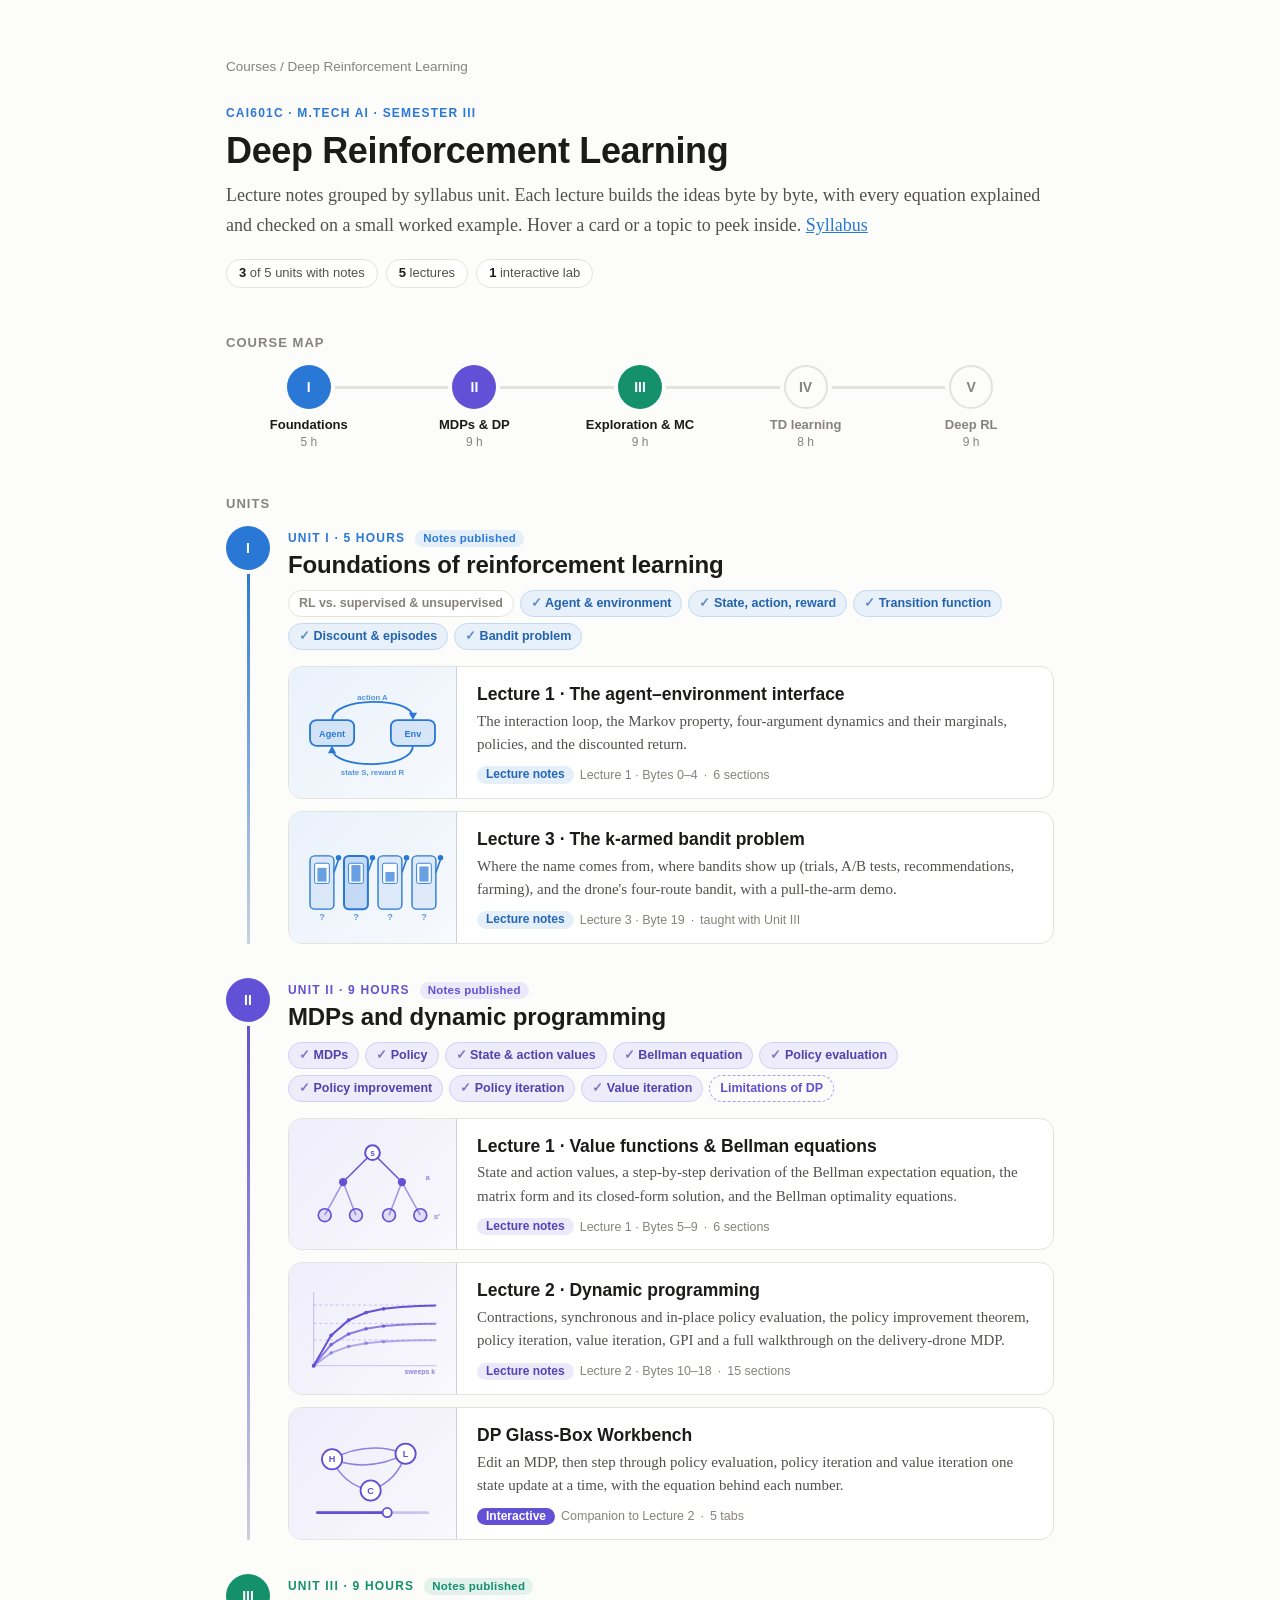
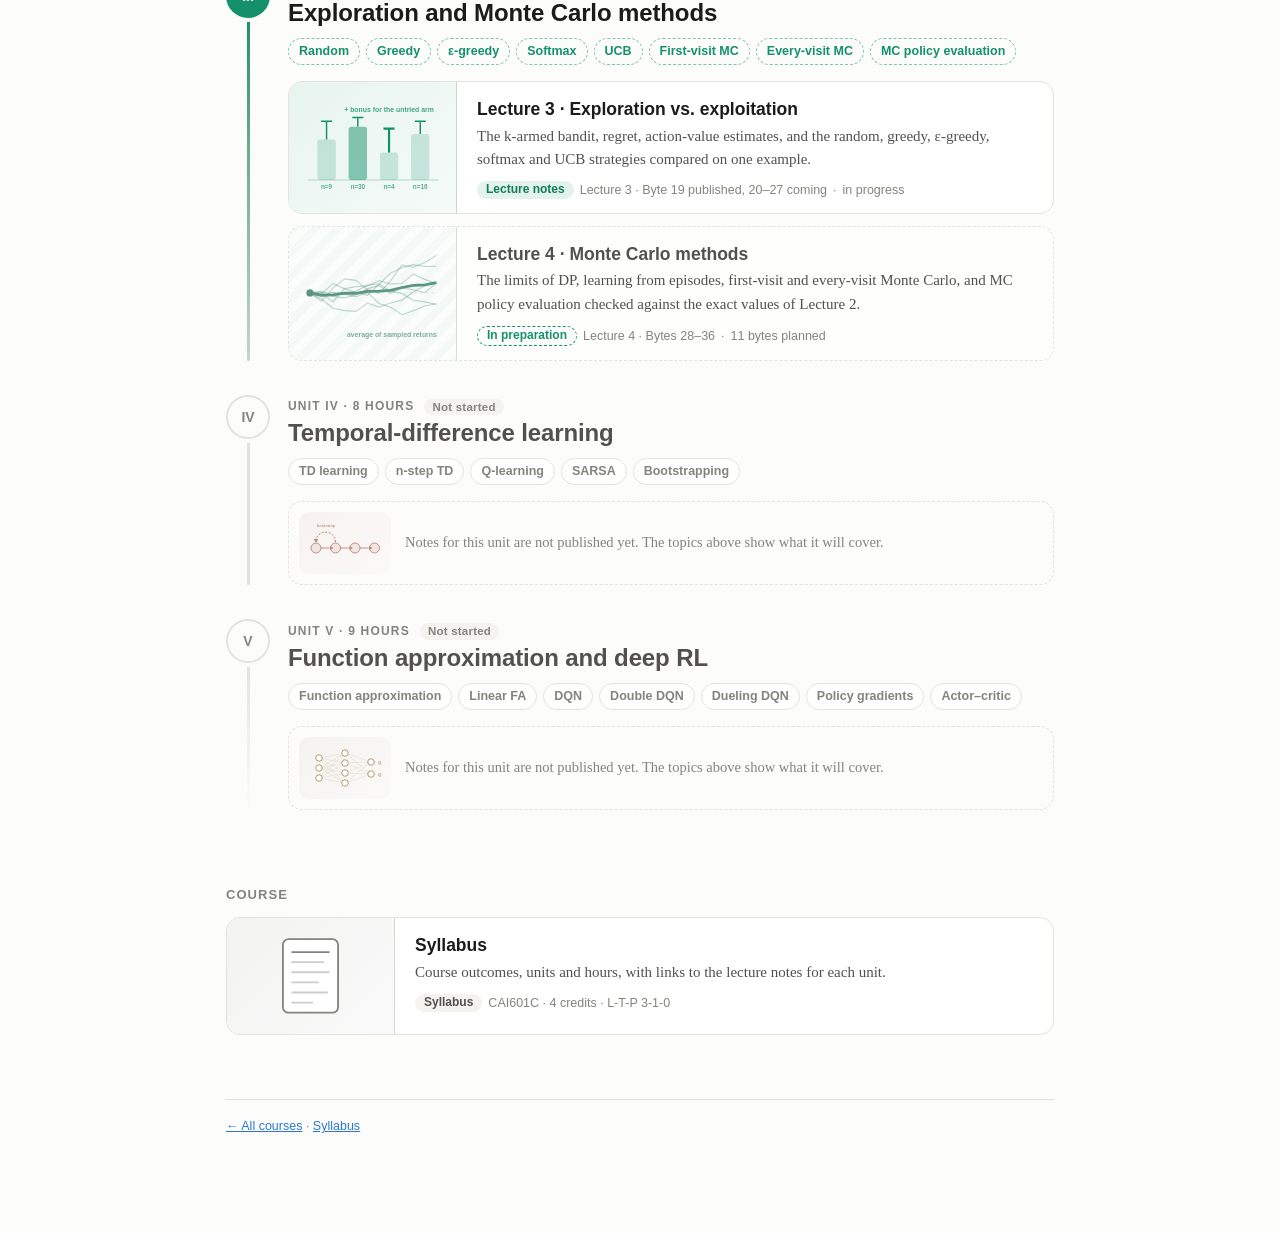
<file: courses/deep-rl/index.html>
<!DOCTYPE html>
<html lang="en">
<head>
<meta charset="utf-8">
<meta name="viewport" content="width=device-width, initial-scale=1">
<title>Deep Reinforcement Learning</title>
<meta name="description" content="Deep Reinforcement Learning — course lecture notes, grouped by syllabus unit.">
<link rel="stylesheet" href="../../assets/site.css">
<link rel="stylesheet" href="../../assets/course.css">
</head>
<body>
<!-- Generated by course-pages-build/build.py: edit courses.py there, not this file. -->
<div class="wrap wide">
  <nav class="crumbs"><a href="../../">Courses</a> / Deep Reinforcement Learning</nav>
  <header class="chero" style="--hue:#2a78d6">
    <div class="ckick">CAI601C · M.Tech AI · Semester III</div>
    <h1>Deep Reinforcement Learning</h1>
    <p class="lede">Lecture notes grouped by syllabus unit. Each lecture builds the ideas byte by byte, with every equation explained and checked on a small worked example. Hover a card or a topic to peek inside. <a href="syllabus/">Syllabus</a></p>
    <div class="stats"><span><b>3</b> of 5 units with notes</span><span><b>5</b> lectures</span><span><b>1</b> interactive lab</span></div>
  </header>

  <h2>Course map</h2>
  <nav class="map" aria-label="Units" style="--n:5"><a class="stop done" href="#unit-1" data-peek="uI" style="--hue:#2a78d6"><span class="node">I</span><span class="sl">Foundations</span><span class="sh">5 h</span></a><a class="stop done" href="#unit-2" data-peek="uII" style="--hue:#6250d6"><span class="node">II</span><span class="sl">MDPs &amp; DP</span><span class="sh">9 h</span></a><a class="stop done" href="#unit-3" data-peek="uIII" style="--hue:#14916a"><span class="node">III</span><span class="sl">Exploration &amp; MC</span><span class="sh">9 h</span></a><a class="stop todo" href="#unit-4" data-peek="uIV" style="--hue:#d4572a"><span class="node">IV</span><span class="sl">TD learning</span><span class="sh">8 h</span></a><a class="stop todo" href="#unit-5" data-peek="uV" style="--hue:#a86f00"><span class="node">V</span><span class="sl">Deep RL</span><span class="sh">9 h</span></a></nav>

  <h2>Units</h2>
  <div class="units">
  <section class="unit done" id="unit-1" style="--hue:#2a78d6">
    <div class="rail"><span class="node">I</span></div>
    <div class="ucol">
      <div class="ukick">Unit I · 5 hours<span class="state">Notes published</span></div>
      <h3>Foundations of reinforcement learning</h3>
      <div class="chips"><span class="chip todo" tabindex="0" data-peek="cI-0">RL vs. supervised &amp; unsupervised</span><a class="chip on" href="mdp-bellman/#b0" data-peek="cI-1">Agent &amp; environment</a><a class="chip on" href="mdp-bellman/#b0" data-peek="cI-2">State, action, reward</a><a class="chip on" href="mdp-bellman/#b1" data-peek="cI-3">Transition function</a><a class="chip on" href="mdp-bellman/#b4" data-peek="cI-4">Discount &amp; episodes</a><a class="chip on" href="exploration/#b19" data-peek="cI-5">Bandit problem</a></div>
      <div class="lcards"><a class="lcard" href="mdp-bellman/#b0" data-peek="lI-0"><div class="thumb" aria-hidden="true"><svg viewBox="0 0 160 100" role="img" aria-label="agent-environment loop" xmlns="http://www.w3.org/2000/svg"><rect x="12" y="36" width="48" height="28" rx="7" fill="currentColor" fill-opacity=".14" stroke="currentColor" stroke-width="2"/><text x="36" y="54" font-size="10" font-weight="700" text-anchor="middle" fill="currentColor" fill-opacity="1" font-family="-apple-system,Segoe UI,sans-serif">Agent</text><rect x="100" y="36" width="48" height="28" rx="7" fill="currentColor" fill-opacity=".14" stroke="currentColor" stroke-width="2"/><text x="124" y="54" font-size="10" font-weight="700" text-anchor="middle" fill="currentColor" fill-opacity="1" font-family="-apple-system,Segoe UI,sans-serif">Env</text><path class="draw" d="M36 36 C36 10 124 10 124 33" fill="none" stroke="currentColor" stroke-width="2"/><polygon points="119.5,28 128.5,28 124,36" fill="currentColor"/><path class="draw" d="M124 64 C124 90 36 90 36 67" fill="none" stroke="currentColor" stroke-width="2" stroke-dasharray="0"/><polygon points="31.5,72 40.5,72 36,64" fill="currentColor"/><text x="80" y="14" font-size="8.5" font-weight="600" text-anchor="middle" fill="currentColor" fill-opacity="0.8" font-family="-apple-system,Segoe UI,sans-serif">action A</text><text x="80" y="96" font-size="8.5" font-weight="600" text-anchor="middle" fill="currentColor" fill-opacity="0.8" font-family="-apple-system,Segoe UI,sans-serif">state S, reward R</text></svg></div><div class="body"><h4>Lecture 1 · The agent–environment interface</h4><p>The interaction loop, the Markov property, four-argument dynamics and their marginals, policies, and the discounted return.</p><div class="meta"><span class="tag t-notes">Lecture notes</span><span>Lecture 1 · Bytes 0–4</span><span class="dot">·</span><span>6 sections</span></div></div></a><a class="lcard" href="exploration/#b19" data-peek="lI-1"><div class="thumb" aria-hidden="true"><svg viewBox="0 0 160 100" role="img" aria-label="four bandit arms with hidden payouts" xmlns="http://www.w3.org/2000/svg"><rect x="12" y="26" width="26" height="58" rx="5" fill="currentColor" fill-opacity="0.1" stroke="currentColor" stroke-width="1.5"/><rect x="17" y="34" width="16" height="22" rx="2" fill="#fff" stroke="currentColor" stroke-width="1"/><rect x="20" y="39.0" width="10" height="15.0" fill="currentColor" fill-opacity=".7"/><line x1="38" y1="44" x2="43" y2="30" stroke="currentColor" stroke-width="1.8"/><circle cx="43" cy="28" r="3" fill="currentColor"/><text x="25" y="96" font-size="10" font-weight="700" text-anchor="middle" fill="currentColor" fill-opacity="0.75" font-family="-apple-system,Segoe UI,sans-serif">?</text><rect x="49" y="26" width="26" height="58" rx="5" fill="currentColor" fill-opacity="0.22" stroke="currentColor" stroke-width="2.2"/><rect x="54" y="34" width="16" height="22" rx="2" fill="#fff" stroke="currentColor" stroke-width="1"/><rect x="57" y="36.0" width="10" height="18.0" fill="currentColor" fill-opacity=".7"/><line x1="75" y1="44" x2="80" y2="30" stroke="currentColor" stroke-width="1.8"/><circle cx="80" cy="28" r="3" fill="currentColor"/><text x="62" y="96" font-size="10" font-weight="700" text-anchor="middle" fill="currentColor" fill-opacity="0.75" font-family="-apple-system,Segoe UI,sans-serif">?</text><rect x="86" y="26" width="26" height="58" rx="5" fill="currentColor" fill-opacity="0.1" stroke="currentColor" stroke-width="1.5"/><rect x="91" y="34" width="16" height="22" rx="2" fill="#fff" stroke="currentColor" stroke-width="1"/><rect x="94" y="43.5" width="10" height="10.5" fill="currentColor" fill-opacity=".7"/><line x1="112" y1="44" x2="117" y2="30" stroke="currentColor" stroke-width="1.8"/><circle cx="117" cy="28" r="3" fill="currentColor"/><text x="99" y="96" font-size="10" font-weight="700" text-anchor="middle" fill="currentColor" fill-opacity="0.75" font-family="-apple-system,Segoe UI,sans-serif">?</text><rect x="123" y="26" width="26" height="58" rx="5" fill="currentColor" fill-opacity="0.1" stroke="currentColor" stroke-width="1.5"/><rect x="128" y="34" width="16" height="22" rx="2" fill="#fff" stroke="currentColor" stroke-width="1"/><rect x="131" y="37.5" width="10" height="16.5" fill="currentColor" fill-opacity=".7"/><line x1="149" y1="44" x2="154" y2="30" stroke="currentColor" stroke-width="1.8"/><circle cx="154" cy="28" r="3" fill="currentColor"/><text x="136" y="96" font-size="10" font-weight="700" text-anchor="middle" fill="currentColor" fill-opacity="0.75" font-family="-apple-system,Segoe UI,sans-serif">?</text></svg></div><div class="body"><h4>Lecture 3 · The k-armed bandit problem</h4><p>Where the name comes from, where bandits show up (trials, A/B tests, recommendations, farming), and the drone&#x27;s four-route bandit, with a pull-the-arm demo.</p><div class="meta"><span class="tag t-notes">Lecture notes</span><span>Lecture 3 · Byte 19</span><span class="dot">·</span><span>taught with Unit III</span></div></div></a></div>
    </div>
  </section>
  <section class="unit done" id="unit-2" style="--hue:#6250d6">
    <div class="rail"><span class="node">II</span></div>
    <div class="ucol">
      <div class="ukick">Unit II · 9 hours<span class="state">Notes published</span></div>
      <h3>MDPs and dynamic programming</h3>
      <div class="chips"><a class="chip on" href="mdp-bellman/#b1" data-peek="cII-0">MDPs</a><a class="chip on" href="mdp-bellman/#b3" data-peek="cII-1">Policy</a><a class="chip on" href="mdp-bellman/#b5" data-peek="cII-2">State &amp; action values</a><a class="chip on" href="mdp-bellman/#b6" data-peek="cII-3">Bellman equation</a><a class="chip on" href="dynamic-programming/#b12" data-peek="cII-4">Policy evaluation</a><a class="chip on" href="dynamic-programming/#b15" data-peek="cII-5">Policy improvement</a><a class="chip on" href="dynamic-programming/#b16" data-peek="cII-6">Policy iteration</a><a class="chip on" href="dynamic-programming/#b17" data-peek="cII-7">Value iteration</a><span class="chip plan" tabindex="0" data-peek="cII-8">Limitations of DP</span></div>
      <div class="lcards"><a class="lcard" href="mdp-bellman/#b5" data-peek="lII-0"><div class="thumb" aria-hidden="true"><svg viewBox="0 0 160 100" role="img" aria-label="Bellman backup tree" xmlns="http://www.w3.org/2000/svg"><line x1="80" y1="16" x2="48" y2="48" stroke="currentColor" stroke-width="1.6"/><line x1="48" y1="48" x2="28" y2="84" stroke="currentColor" stroke-width="1.6" stroke-opacity=".6"/><line x1="48" y1="48" x2="62" y2="84" stroke="currentColor" stroke-width="1.6" stroke-opacity=".6"/><line x1="80" y1="16" x2="112" y2="48" stroke="currentColor" stroke-width="1.6"/><line x1="112" y1="48" x2="98" y2="84" stroke="currentColor" stroke-width="1.6" stroke-opacity=".6"/><line x1="112" y1="48" x2="132" y2="84" stroke="currentColor" stroke-width="1.6" stroke-opacity=".6"/><circle cx="80" cy="16" r="8" fill="#fff" stroke="currentColor" stroke-width="2.2"/><text x="80" y="19.5" font-size="9" font-weight="700" text-anchor="middle" fill="currentColor" fill-opacity="1" font-family="-apple-system,Segoe UI,sans-serif">s</text><circle cx="48" cy="48" r="4.5" fill="currentColor"/><circle cx="112" cy="48" r="4.5" fill="currentColor"/><circle cx="28" cy="84" r="7" fill="currentColor" fill-opacity=".14" stroke="currentColor" stroke-width="1.8"/><circle cx="62" cy="84" r="7" fill="currentColor" fill-opacity=".14" stroke="currentColor" stroke-width="1.8"/><circle cx="98" cy="84" r="7" fill="currentColor" fill-opacity=".14" stroke="currentColor" stroke-width="1.8"/><circle cx="132" cy="84" r="7" fill="currentColor" fill-opacity=".14" stroke="currentColor" stroke-width="1.8"/><text x="140" y="46" font-size="8.5" font-weight="600" text-anchor="middle" fill="currentColor" fill-opacity="0.7" font-family="-apple-system,Segoe UI,sans-serif">a</text><text x="150" y="88" font-size="8.5" font-weight="600" text-anchor="middle" fill="currentColor" fill-opacity="0.7" font-family="-apple-system,Segoe UI,sans-serif">s′</text></svg></div><div class="body"><h4>Lecture 1 · Value functions &amp; Bellman equations</h4><p>State and action values, a step-by-step derivation of the Bellman expectation equation, the matrix form and its closed-form solution, and the Bellman optimality equations.</p><div class="meta"><span class="tag t-notes">Lecture notes</span><span>Lecture 1 · Bytes 5–9</span><span class="dot">·</span><span>6 sections</span></div></div></a><a class="lcard" href="dynamic-programming/" data-peek="lII-1"><div class="thumb" aria-hidden="true"><svg viewBox="0 0 160 100" role="img" aria-label="value estimates converging over sweeps" xmlns="http://www.w3.org/2000/svg"><line x1="16" y1="90" x2="150" y2="90" stroke="currentColor" stroke-opacity=".35"/><line x1="16" y1="10" x2="16" y2="90" stroke="currentColor" stroke-opacity=".35"/><line x1="16" y1="24" x2="150" y2="24" stroke="currentColor" stroke-dasharray="3 3" stroke-opacity=".35"/><polyline class="draw" points="16.0,90.0 35.0,57.0 54.0,40.5 73.0,32.2 92.0,28.1 111.0,26.1 130.0,25.0 149.0,24.5" fill="none" stroke="currentColor" stroke-width="2.2" stroke-opacity="1"/><circle cx="16.0" cy="90.0" r="2" fill="currentColor" fill-opacity="1"/><circle cx="35.0" cy="57.0" r="2" fill="currentColor" fill-opacity="1"/><circle cx="54.0" cy="40.5" r="2" fill="currentColor" fill-opacity="1"/><circle cx="73.0" cy="32.2" r="2" fill="currentColor" fill-opacity="1"/><circle cx="92.0" cy="28.1" r="2" fill="currentColor" fill-opacity="1"/><line x1="16" y1="44" x2="150" y2="44" stroke="currentColor" stroke-dasharray="3 3" stroke-opacity=".35"/><polyline class="draw" points="16.0,90.0 35.0,67.0 54.0,55.5 73.0,49.8 92.0,46.9 111.0,45.4 130.0,44.7 149.0,44.4" fill="none" stroke="currentColor" stroke-width="2.2" stroke-opacity="0.7"/><circle cx="16.0" cy="90.0" r="2" fill="currentColor" fill-opacity="0.7"/><circle cx="35.0" cy="67.0" r="2" fill="currentColor" fill-opacity="0.7"/><circle cx="54.0" cy="55.5" r="2" fill="currentColor" fill-opacity="0.7"/><circle cx="73.0" cy="49.8" r="2" fill="currentColor" fill-opacity="0.7"/><circle cx="92.0" cy="46.9" r="2" fill="currentColor" fill-opacity="0.7"/><line x1="16" y1="62" x2="150" y2="62" stroke="currentColor" stroke-dasharray="3 3" stroke-opacity=".35"/><polyline class="draw" points="16.0,90.0 35.0,76.0 54.0,69.0 73.0,65.5 92.0,63.8 111.0,62.9 130.0,62.4 149.0,62.2" fill="none" stroke="currentColor" stroke-width="2.2" stroke-opacity="0.45"/><circle cx="16.0" cy="90.0" r="2" fill="currentColor" fill-opacity="0.45"/><circle cx="35.0" cy="76.0" r="2" fill="currentColor" fill-opacity="0.45"/><circle cx="54.0" cy="69.0" r="2" fill="currentColor" fill-opacity="0.45"/><circle cx="73.0" cy="65.5" r="2" fill="currentColor" fill-opacity="0.45"/><circle cx="92.0" cy="63.8" r="2" fill="currentColor" fill-opacity="0.45"/><text x="148" y="99" font-size="7.5" font-weight="600" text-anchor="end" fill="currentColor" fill-opacity="0.7" font-family="-apple-system,Segoe UI,sans-serif">sweeps k</text></svg></div><div class="body"><h4>Lecture 2 · Dynamic programming</h4><p>Contractions, synchronous and in-place policy evaluation, the policy improvement theorem, policy iteration, value iteration, GPI and a full walkthrough on the delivery-drone MDP.</p><div class="meta"><span class="tag t-notes">Lecture notes</span><span>Lecture 2 · Bytes 10–18</span><span class="dot">·</span><span>15 sections</span></div></div></a><a class="lcard" href="dp-workbench/" data-peek="lII-2"><div class="thumb" aria-hidden="true"><svg viewBox="0 0 160 100" role="img" aria-label="editable MDP graph with a slider" xmlns="http://www.w3.org/2000/svg"><path class="draw" d="M36 34 Q74.7 13.1 116 28" fill="none" stroke="currentColor" stroke-width="1.6" stroke-opacity=".7"/><path class="draw" d="M116 28 Q107.1 57.6 78 68" fill="none" stroke="currentColor" stroke-width="1.6" stroke-opacity=".7"/><path class="draw" d="M78 68 Q48.2 61.9 36 34" fill="none" stroke="currentColor" stroke-width="1.6" stroke-opacity=".7"/><path class="draw" d="M116 28 Q77.3 48.9 36 34" fill="none" stroke="currentColor" stroke-width="1.6" stroke-opacity=".7"/><circle cx="36" cy="34" r="11" fill="#fff" stroke="currentColor" stroke-width="2"/><text x="36" y="37.5" font-size="10" font-weight="700" text-anchor="middle" fill="currentColor" fill-opacity="1" font-family="-apple-system,Segoe UI,sans-serif">H</text><circle cx="116" cy="28" r="11" fill="#fff" stroke="currentColor" stroke-width="2"/><text x="116" y="31.5" font-size="10" font-weight="700" text-anchor="middle" fill="currentColor" fill-opacity="1" font-family="-apple-system,Segoe UI,sans-serif">L</text><circle cx="78" cy="68" r="11" fill="#fff" stroke="currentColor" stroke-width="2"/><text x="78" y="71.5" font-size="10" font-weight="700" text-anchor="middle" fill="currentColor" fill-opacity="1" font-family="-apple-system,Segoe UI,sans-serif">C</text><line x1="20" y1="92" x2="140" y2="92" stroke="currentColor" stroke-opacity=".3" stroke-width="3" stroke-linecap="round"/><line x1="20" y1="92" x2="96" y2="92" stroke="currentColor" stroke-width="3" stroke-linecap="round"/><circle cx="96" cy="92" r="5" fill="#fff" stroke="currentColor" stroke-width="2"/></svg></div><div class="body"><h4>DP Glass-Box Workbench</h4><p>Edit an MDP, then step through policy evaluation, policy iteration and value iteration one state update at a time, with the equation behind each number.</p><div class="meta"><span class="tag t-lab">Interactive</span><span>Companion to Lecture 2</span><span class="dot">·</span><span>5 tabs</span></div></div></a></div>
    </div>
  </section>
  <section class="unit done" id="unit-3" style="--hue:#14916a">
    <div class="rail"><span class="node">III</span></div>
    <div class="ucol">
      <div class="ukick">Unit III · 9 hours<span class="state">Notes published</span></div>
      <h3>Exploration and Monte Carlo methods</h3>
      <div class="chips"><span class="chip plan" tabindex="0" data-peek="cIII-0">Random</span><span class="chip plan" tabindex="0" data-peek="cIII-1">Greedy</span><span class="chip plan" tabindex="0" data-peek="cIII-2">ε-greedy</span><span class="chip plan" tabindex="0" data-peek="cIII-3">Softmax</span><span class="chip plan" tabindex="0" data-peek="cIII-4">UCB</span><span class="chip plan" tabindex="0" data-peek="cIII-5">First-visit MC</span><span class="chip plan" tabindex="0" data-peek="cIII-6">Every-visit MC</span><span class="chip plan" tabindex="0" data-peek="cIII-7">MC policy evaluation</span></div>
      <div class="lcards"><a class="lcard" href="exploration/" data-peek="lIII-0"><div class="thumb" aria-hidden="true"><svg viewBox="0 0 160 100" role="img" aria-label="estimates with uncertainty bonuses" xmlns="http://www.w3.org/2000/svg"><line x1="10" y1="86" x2="152" y2="86" stroke="currentColor" stroke-opacity=".35"/><rect x="20" y="42" width="20" height="44" rx="3" fill="currentColor" fill-opacity="0.2"/><line x1="30" y1="22" x2="30" y2="42" stroke="currentColor" stroke-width="1.6"/><line x1="24" y1="22" x2="36" y2="22" stroke="currentColor" stroke-width="1.6"/><text x="30" y="96" font-size="7" font-weight="600" text-anchor="middle" fill="currentColor" fill-opacity="0.7" font-family="-apple-system,Segoe UI,sans-serif">n=9</text><rect x="54" y="28" width="20" height="58" rx="3" fill="currentColor" fill-opacity="0.5"/><line x1="64" y1="18" x2="64" y2="28" stroke="currentColor" stroke-width="1.6"/><line x1="58" y1="18" x2="70" y2="18" stroke="currentColor" stroke-width="1.6"/><text x="64" y="96" font-size="7" font-weight="600" text-anchor="middle" fill="currentColor" fill-opacity="0.7" font-family="-apple-system,Segoe UI,sans-serif">n=30</text><rect x="88" y="56" width="20" height="30" rx="3" fill="currentColor" fill-opacity="0.2"/><line x1="98" y1="30" x2="98" y2="56" stroke="currentColor" stroke-width="2.4"/><line x1="92" y1="30" x2="104" y2="30" stroke="currentColor" stroke-width="2.4"/><text x="98" y="96" font-size="7" font-weight="600" text-anchor="middle" fill="currentColor" fill-opacity="0.7" font-family="-apple-system,Segoe UI,sans-serif">n=4</text><rect x="122" y="36" width="20" height="50" rx="3" fill="currentColor" fill-opacity="0.2"/><line x1="132" y1="22" x2="132" y2="36" stroke="currentColor" stroke-width="1.6"/><line x1="126" y1="22" x2="138" y2="22" stroke="currentColor" stroke-width="1.6"/><text x="132" y="96" font-size="7" font-weight="600" text-anchor="middle" fill="currentColor" fill-opacity="0.7" font-family="-apple-system,Segoe UI,sans-serif">n=16</text><text x="98" y="12" font-size="7.5" font-weight="600" text-anchor="middle" fill="currentColor" fill-opacity="0.8" font-family="-apple-system,Segoe UI,sans-serif">+ bonus for the untried arm</text></svg></div><div class="body"><h4>Lecture 3 · Exploration vs. exploitation</h4><p>The k-armed bandit, regret, action-value estimates, and the random, greedy, ε-greedy, softmax and UCB strategies compared on one example.</p><div class="meta"><span class="tag t-notes">Lecture notes</span><span>Lecture 3 · Byte 19 published, 20–27 coming</span><span class="dot">·</span><span>in progress</span></div></div></a><div class="lcard soon" tabindex="0" data-peek="lIII-1"><div class="thumb" aria-hidden="true"><svg viewBox="0 0 160 100" role="img" aria-label="sampled episodes and their average" xmlns="http://www.w3.org/2000/svg"><line x1="12" y1="50" x2="150" y2="50" stroke="currentColor" stroke-opacity=".25" stroke-dasharray="3 3"/><polyline class="draw" points="12.0,50.0 24.5,48.2 37.0,51.8 49.5,50.2 62.0,48.0 74.5,41.5 87.0,40.0 99.5,47.8 112.0,50.7 124.5,58.0 137.0,59.8 149.5,62.5" fill="none" stroke="currentColor" stroke-width="1.3" stroke-opacity=".38"/><polyline class="draw" points="12.0,50.0 24.5,51.3 37.0,39.6 49.5,45.6 62.0,49.2 74.5,52.7 87.0,40.8 99.5,28.6 112.0,22.4 124.5,19.1 137.0,21.2 149.5,20.9" fill="none" stroke="currentColor" stroke-width="1.3" stroke-opacity=".38"/><polyline class="draw" points="12.0,50.0 24.5,53.6 37.0,49.2 49.5,51.3 62.0,54.1 74.5,49.4 87.0,61.5 99.5,65.4 112.0,73.7 124.5,69.4 137.0,64.2 149.5,61.8" fill="none" stroke="currentColor" stroke-width="1.3" stroke-opacity=".38"/><polyline class="draw" points="12.0,50.0 24.5,49.3 37.0,53.7 49.5,55.4 62.0,52.3 74.5,45.6 87.0,41.9 99.5,50.5 112.0,44.8 124.5,46.5 137.0,49.5 149.5,39.1" fill="none" stroke="currentColor" stroke-width="1.3" stroke-opacity=".38"/><polyline class="draw" points="12.0,50.0 24.5,50.3 37.0,59.5 49.5,45.4 62.0,43.1 74.5,42.4 87.0,36.7 99.5,40.1 112.0,39.7 124.5,29.5 137.0,35.3 149.5,39.9" fill="none" stroke="currentColor" stroke-width="1.3" stroke-opacity=".38"/><polyline class="draw" points="12.0,50.0 24.5,56.6 37.0,66.7 49.5,69.2 62.0,70.1 74.5,61.0 87.0,65.3 99.5,61.0 112.0,57.8 124.5,49.0 137.0,42.2 149.5,38.5" fill="none" stroke="currentColor" stroke-width="1.3" stroke-opacity=".38"/><polyline class="draw" points="12.0,50.0 24.5,59.0 37.0,44.8 49.5,34.6 62.0,36.3 74.5,46.4 87.0,50.4 99.5,37.1 112.0,19.5 124.5,22.0 137.0,16.8 149.5,9.0" fill="none" stroke="currentColor" stroke-width="1.3" stroke-opacity=".38"/><polyline class="draw" points="12.0,50.0 24.5,52.6 37.0,52.2 49.5,50.3 62.0,50.4 74.5,48.4 87.0,48.1 99.5,47.2 112.0,44.1 124.5,41.9 137.0,41.3 149.5,38.8" fill="none" stroke="currentColor" stroke-width="3"/><circle cx="12" cy="50" r="4" fill="currentColor"/><text x="150" y="98" font-size="7.5" font-weight="600" text-anchor="end" fill="currentColor" fill-opacity="0.8" font-family="-apple-system,Segoe UI,sans-serif">average of sampled returns</text></svg></div><div class="body"><h4>Lecture 4 · Monte Carlo methods</h4><p>The limits of DP, learning from episodes, first-visit and every-visit Monte Carlo, and MC policy evaluation checked against the exact values of Lecture 2.</p><div class="meta"><span class="tag t-soon">In preparation</span><span>Lecture 4 · Bytes 28–36</span><span class="dot">·</span><span>11 bytes planned</span></div></div></div></div>
    </div>
  </section>
  <section class="unit todo" id="unit-4" style="--hue:#d4572a">
    <div class="rail"><span class="node">IV</span></div>
    <div class="ucol">
      <div class="ukick">Unit IV · 8 hours<span class="state">Not started</span></div>
      <h3>Temporal-difference learning</h3>
      <div class="chips"><span class="chip todo" tabindex="0" data-peek="cIV-0">TD learning</span><span class="chip todo" tabindex="0" data-peek="cIV-1">n-step TD</span><span class="chip todo" tabindex="0" data-peek="cIV-2">Q-learning</span><span class="chip todo" tabindex="0" data-peek="cIV-3">SARSA</span><span class="chip todo" tabindex="0" data-peek="cIV-4">Bootstrapping</span></div>
      <div class="lcards"><div class="empty"><div class="thumb mini" aria-hidden="true"><svg viewBox="0 0 160 100" role="img" aria-label="temporal-difference bootstrapping" xmlns="http://www.w3.org/2000/svg"><circle cx="22" cy="60" r="10" fill="currentColor" fill-opacity=".14" stroke="currentColor" stroke-width="1.8"/><line x1="32" y1="60" x2="49" y2="60" stroke="currentColor" stroke-width="1.8"/><polygon points="50,56 50,64 57,60" fill="currentColor"/><circle cx="61" cy="60" r="10" fill="currentColor" fill-opacity=".14" stroke="currentColor" stroke-width="1.8"/><line x1="71" y1="60" x2="88" y2="60" stroke="currentColor" stroke-width="1.8"/><polygon points="89,56 89,64 96,60" fill="currentColor"/><circle cx="100" cy="60" r="10" fill="currentColor" fill-opacity=".14" stroke="currentColor" stroke-width="1.8"/><line x1="110" y1="60" x2="127" y2="60" stroke="currentColor" stroke-width="1.8"/><polygon points="128,56 128,64 135,60" fill="currentColor"/><circle cx="139" cy="60" r="10" fill="currentColor" fill-opacity=".14" stroke="currentColor" stroke-width="1.8"/><path class="draw" d="M61 48 C61 22 22 22 22 47" fill="none" stroke="currentColor" stroke-width="2" stroke-dasharray="4 3"/><polygon points="17.5,42 26.5,42 22,50" fill="currentColor"/><text x="42" y="18" font-size="8" font-weight="600" text-anchor="middle" fill="currentColor" fill-opacity="0.8" font-family="-apple-system,Segoe UI,sans-serif">bootstrap</text></svg></div><p>Notes for this unit are not published yet. The topics above show what it will cover.</p></div></div>
    </div>
  </section>
  <section class="unit todo" id="unit-5" style="--hue:#a86f00">
    <div class="rail"><span class="node">V</span></div>
    <div class="ucol">
      <div class="ukick">Unit V · 9 hours<span class="state">Not started</span></div>
      <h3>Function approximation and deep RL</h3>
      <div class="chips"><span class="chip todo" tabindex="0" data-peek="cV-0">Function approximation</span><span class="chip todo" tabindex="0" data-peek="cV-1">Linear FA</span><span class="chip todo" tabindex="0" data-peek="cV-2">DQN</span><span class="chip todo" tabindex="0" data-peek="cV-3">Double DQN</span><span class="chip todo" tabindex="0" data-peek="cV-4">Dueling DQN</span><span class="chip todo" tabindex="0" data-peek="cV-5">Policy gradients</span><span class="chip todo" tabindex="0" data-peek="cV-6">Actor–critic</span></div>
      <div class="lcards"><div class="empty"><div class="thumb mini" aria-hidden="true"><svg viewBox="0 0 160 100" role="img" aria-label="a small Q-network" xmlns="http://www.w3.org/2000/svg"><line x1="28" y1="30" x2="80" y2="20" stroke="currentColor" stroke-opacity=".3"/><line x1="28" y1="30" x2="80" y2="40" stroke="currentColor" stroke-opacity=".3"/><line x1="28" y1="30" x2="80" y2="60" stroke="currentColor" stroke-opacity=".3"/><line x1="28" y1="30" x2="80" y2="80" stroke="currentColor" stroke-opacity=".3"/><line x1="28" y1="50" x2="80" y2="20" stroke="currentColor" stroke-opacity=".3"/><line x1="28" y1="50" x2="80" y2="40" stroke="currentColor" stroke-opacity=".3"/><line x1="28" y1="50" x2="80" y2="60" stroke="currentColor" stroke-opacity=".3"/><line x1="28" y1="50" x2="80" y2="80" stroke="currentColor" stroke-opacity=".3"/><line x1="28" y1="70" x2="80" y2="20" stroke="currentColor" stroke-opacity=".3"/><line x1="28" y1="70" x2="80" y2="40" stroke="currentColor" stroke-opacity=".3"/><line x1="28" y1="70" x2="80" y2="60" stroke="currentColor" stroke-opacity=".3"/><line x1="28" y1="70" x2="80" y2="80" stroke="currentColor" stroke-opacity=".3"/><line x1="80" y1="20" x2="132" y2="38" stroke="currentColor" stroke-opacity=".3"/><line x1="80" y1="20" x2="132" y2="62" stroke="currentColor" stroke-opacity=".3"/><line x1="80" y1="40" x2="132" y2="38" stroke="currentColor" stroke-opacity=".3"/><line x1="80" y1="40" x2="132" y2="62" stroke="currentColor" stroke-opacity=".3"/><line x1="80" y1="60" x2="132" y2="38" stroke="currentColor" stroke-opacity=".3"/><line x1="80" y1="60" x2="132" y2="62" stroke="currentColor" stroke-opacity=".3"/><line x1="80" y1="80" x2="132" y2="38" stroke="currentColor" stroke-opacity=".3"/><line x1="80" y1="80" x2="132" y2="62" stroke="currentColor" stroke-opacity=".3"/><circle cx="28" cy="30" r="6.5" fill="#fff" stroke="currentColor" stroke-width="1.8"/><circle cx="28" cy="50" r="6.5" fill="#fff" stroke="currentColor" stroke-width="1.8"/><circle cx="28" cy="70" r="6.5" fill="#fff" stroke="currentColor" stroke-width="1.8"/><circle cx="80" cy="20" r="6.5" fill="#fff" stroke="currentColor" stroke-width="1.8"/><circle cx="80" cy="40" r="6.5" fill="#fff" stroke="currentColor" stroke-width="1.8"/><circle cx="80" cy="60" r="6.5" fill="#fff" stroke="currentColor" stroke-width="1.8"/><circle cx="80" cy="80" r="6.5" fill="#fff" stroke="currentColor" stroke-width="1.8"/><circle cx="132" cy="38" r="6.5" fill="#fff" stroke="currentColor" stroke-width="1.8"/><circle cx="132" cy="62" r="6.5" fill="#fff" stroke="currentColor" stroke-width="1.8"/><text x="146" y="41" font-size="8" font-weight="700" text-anchor="start" fill="currentColor" fill-opacity="1" font-family="-apple-system,Segoe UI,sans-serif">Q</text><text x="146" y="65" font-size="8" font-weight="700" text-anchor="start" fill="currentColor" fill-opacity="1" font-family="-apple-system,Segoe UI,sans-serif">Q</text></svg></div><p>Notes for this unit are not published yet. The topics above show what it will cover.</p></div></div>
    </div>
  </section>
  </div>

  <h2>Course</h2>
  <div class="lcards">
    <a class="lcard" href="syllabus/" data-peek="syl" style="--hue:#85837d"><div class="thumb" aria-hidden="true"><svg viewBox="0 0 160 100" role="img" aria-label="syllabus document" xmlns="http://www.w3.org/2000/svg"><rect x="50" y="10" width="60" height="80" rx="6" fill="#fff" stroke="currentColor" stroke-width="2"/><line x1="60" y1="24" x2="100" y2="24" stroke="currentColor" stroke-width="2" stroke-opacity="1" stroke-linecap="round"/><line x1="60" y1="35" x2="94" y2="35" stroke="currentColor" stroke-width="2" stroke-opacity="0.4" stroke-linecap="round"/><line x1="60" y1="46" x2="100" y2="46" stroke="currentColor" stroke-width="2" stroke-opacity="0.4" stroke-linecap="round"/><line x1="60" y1="57" x2="88" y2="57" stroke="currentColor" stroke-width="2" stroke-opacity="0.4" stroke-linecap="round"/><line x1="60" y1="68" x2="98" y2="68" stroke="currentColor" stroke-width="2" stroke-opacity="0.4" stroke-linecap="round"/><line x1="60" y1="79" x2="82" y2="79" stroke="currentColor" stroke-width="2" stroke-opacity="0.4" stroke-linecap="round"/></svg></div><div class="body"><h4>Syllabus</h4><p>Course outcomes, units and hours, with links to the lecture notes for each unit.</p><div class="meta"><span class="tag t-doc">Syllabus</span><span>CAI601C · 4 credits · L-T-P 3-1-0</span></div></div></a>
  </div>

  <footer><a href="../../">← All courses</a> · <a href="syllabus/">Syllabus</a></footer>
</div>
<script type="application/json" id="peeks">{"uI": "<div class=\"xk\">Unit I · 5 hours<\/div><div class=\"xt\">Foundations of reinforcement learning<\/div><div class=\"xp\">RL vs. supervised and unsupervised learning; the components of RL; the bandit problem.<\/div><ol class=\"xl\"><li><span>•<\/span>Lecture 1 · The agent–environment interface<\/li><li><span>•<\/span>Lecture 3 · The k-armed bandit problem<\/li><\/ol><div class=\"xh\">Notes published<\/div>", "uII": "<div class=\"xk\">Unit II · 9 hours<\/div><div class=\"xt\">MDPs and dynamic programming<\/div><div class=\"xp\">Policies, state and action values, the Bellman equation; policy evaluation, policy improvement, policy iteration, value iteration and the limitations of DP.<\/div><ol class=\"xl\"><li><span>•<\/span>Lecture 1 · Value functions &amp; Bellman equations<\/li><li><span>•<\/span>Lecture 2 · Dynamic programming<\/li><li><span>•<\/span>DP Glass-Box Workbench<\/li><\/ol><div class=\"xh\">Notes published<\/div>", "uIII": "<div class=\"xk\">Unit III · 9 hours<\/div><div class=\"xt\">Exploration and Monte Carlo methods<\/div><div class=\"xp\">Random, greedy, ε-greedy, softmax and UCB; first-visit and every-visit Monte Carlo; Monte Carlo simulation for policy evaluation.<\/div><ol class=\"xl\"><li><span>•<\/span>Lecture 3 · Exploration vs. exploitation<\/li><li><span>•<\/span>Lecture 4 · Monte Carlo methods<\/li><\/ol><div class=\"xh\">Notes published<\/div>", "uIV": "<div class=\"xk\">Unit IV · 8 hours<\/div><div class=\"xt\">Temporal-difference learning<\/div><div class=\"xp\">TD learning, n-step TD, Q-learning, SARSA, bootstrapping.<\/div><div class=\"xh\">Not started<\/div>", "uV": "<div class=\"xk\">Unit V · 9 hours<\/div><div class=\"xt\">Function approximation and deep RL<\/div><div class=\"xp\">Linear function approximation, DQN, double DQN, dueling DQN, policy gradients, actor–critic.<\/div><div class=\"xh\">Not started<\/div>", "cI-0": "<div class=\"xk\">Not yet in the notes<\/div><div class=\"xt\">RL vs. supervised &amp; unsupervised<\/div><div class=\"xp\">This syllabus topic does not have lecture notes yet.<\/div>", "cI-1": "<div class=\"xk\">Lecture 1 · §0<\/div><div class=\"xt\">Introduction: the agent–environment interface<\/div><div class=\"xp\">Reinforcement Learning (RL) formalizes the problem of learning from interaction to achieve a goal. The decision-maker is called the agent , and everything outside the agent is the environment .<\/div><div class=\"xh\">Click to open this section<\/div>", "cI-2": "<div class=\"xk\">Lecture 1 · §0<\/div><div class=\"xt\">Introduction: the agent–environment interface<\/div><div class=\"xp\">Reinforcement Learning (RL) formalizes the problem of learning from interaction to achieve a goal. The decision-maker is called the agent , and everything outside the agent is the environment .<\/div><div class=\"xh\">Click to open this section<\/div>", "cI-3": "<div class=\"xk\">Lecture 1 · §1<\/div><div class=\"xt\">The Markov property &amp; transition dynamics<\/div><div class=\"xp\">In an arbitrary stochastic process, the joint probability of reaching state s&#x27; with reward r at time t+1 depends on the entire historical sequence of past states, actions, and rewards:<\/div><div class=\"xh\">Click to open this section<\/div>", "cI-4": "<div class=\"xk\">Lecture 1 · §4<\/div><div class=\"xt\">The discounted cumulative return (G<sub>t<\/sub>)<\/div><div class=\"xp\">The goal of the agent is to maximize long-term cumulative reward, formally known as the return .<\/div><div class=\"xh\">Click to open this section<\/div>", "cI-5": "<div class=\"xk\">Lecture 3 · §19<\/div><div class=\"xt\">The k-armed bandit problem<\/div><div class=\"xp\">In Lecture 2 the agent knew p(s&#x27;, r | s, a), so it could compute the best policy with dynamic programming before taking a single action. Suppose instead that the agent does not know what its actions pay. The only way to find out is to try actions and watch …<\/div><div class=\"xh\">Click to open this section<\/div>", "lI-0": "<div class=\"xk\">Inside · Lecture 1 · Bytes 0–4<\/div><div class=\"xt\">Lecture 1 · The agent–environment interface<\/div><ol class=\"xl\"><li><span>0<\/span>Introduction: the agent–environment interface<\/li><li><span>1<\/span>The Markov property &amp; transition dynamics<\/li><li><span>B1<\/span>Background: marginal probability (the sum rule)<\/li><li><span>2<\/span>Marginalization of dynamics<\/li><li><span>3<\/span>The agent&#x27;s policy (π)<\/li><li><span>4<\/span>The discounted cumulative return (G<sub>t<\/sub>)<\/li><\/ol><div class=\"xh\">Click to open<\/div>", "lI-1": "<div class=\"xk\">Inside · Lecture 3 · Byte 19<\/div><div class=\"xt\">Lecture 3 · The k-armed bandit problem<\/div><ol class=\"xl\"><li><span>19<\/span>The k-armed bandit problem<\/li><\/ol><div class=\"xh\">Click to open<\/div>", "cII-0": "<div class=\"xk\">Lecture 1 · §1<\/div><div class=\"xt\">The Markov property &amp; transition dynamics<\/div><div class=\"xp\">In an arbitrary stochastic process, the joint probability of reaching state s&#x27; with reward r at time t+1 depends on the entire historical sequence of past states, actions, and rewards:<\/div><div class=\"xh\">Click to open this section<\/div>", "cII-1": "<div class=\"xk\">Lecture 1 · §3<\/div><div class=\"xt\">The agent&#x27;s policy (π)<\/div><div class=\"xp\">A policy π defines the agent&#x27;s behavior at any given state.<\/div><div class=\"xh\">Click to open this section<\/div>", "cII-2": "<div class=\"xk\">Lecture 1 · §5<\/div><div class=\"xt\">The value functions (V<sup>π<\/sup> and Q<sup>π<\/sup>)<\/div><div class=\"xp\">Value functions estimate how good it is for an agent to be in a given state (or perform a given action in a given state) under a specific policy π.<\/div><div class=\"xh\">Click to open this section<\/div>", "cII-3": "<div class=\"xk\">Lecture 1 · §6<\/div><div class=\"xt\">Step-by-step derivation of the Bellman expectation equation for V<sup>π<\/sup>(s)<\/div><div class=\"xp\">Here is the analytical derivation decomposing V<sup>π<\/sup>(s) into immediate expected rewards and discounted downstream values. Each step uses one rule from Byte B2 or the Markov property ( Byte 1 ).<\/div><div class=\"xh\">Click to open this section<\/div>", "cII-4": "<div class=\"xk\">Lecture 2 · §12<\/div><div class=\"xt\">Iterative policy evaluation (synchronous vs. in-place)<\/div><div class=\"xp\">Because the Bellman expectation equation expresses each state&#x27;s value in terms of its neighbors&#x27; values, the unknowns are locked in a circular dependency — you cannot plug in a formula once and read off the answer. Before we can find an optimal policy, we …<\/div><div class=\"xh\">Click to open this section<\/div>", "cII-5": "<div class=\"xk\">Lecture 2 · §15<\/div><div class=\"xt\">The policy improvement theorem<\/div><div class=\"xp\">In Byte 14 , switching to Recharge in state Low improved our expected return if we deviate once and then return to π_1. What if we switch permanently to π_2 everywhere — so that every future visit to Low also chooses Recharge? Could changing actions across …<\/div><div class=\"xh\">Click to open this section<\/div>", "cII-6": "<div class=\"xk\">Lecture 2 · §16<\/div><div class=\"xt\">Policy iteration<\/div><div class=\"xp\">In Byte 15 , one round of policy evaluation + policy improvement moved us from π_1 to a strictly better policy π_2. What if we start from a terrible policy like π_0 = (Recharge, Recharge, Recharge) that needs multiple improvement rounds? We simply repeat the …<\/div><div class=\"xh\">Click to open this section<\/div>", "cII-7": "<div class=\"xk\">Lecture 2 · §17<\/div><div class=\"xt\">Value iteration<\/div><div class=\"xp\">Look at policy iteration ( Byte 16 ) closely: every outer iteration waits for policy evaluation to converge all the way to \\Delta<sub>k<\/sub> &lt; θ (70 inner sweeps for π_1!), even when an intermediate policy is suboptimal and about to be discarded. Do we really need to …<\/div><div class=\"xh\">Click to open this section<\/div>", "cII-8": "<div class=\"xk\">Planned<\/div><div class=\"xt\">Lecture 4 · Byte 28 (taught with Unit III)<\/div><div class=\"xh\">Not published yet<\/div>", "lII-0": "<div class=\"xk\">Inside · Lecture 1 · Bytes 5–9<\/div><div class=\"xt\">Lecture 1 · Value functions &amp; Bellman equations<\/div><ol class=\"xl\"><li><span>5<\/span>The value functions (V<sup>π<\/sup> and Q<sup>π<\/sup>)<\/li><li><span>6<\/span>Step-by-step derivation of the Bellman expectation equation for …<\/li><li><span>7<\/span>Mutually recursive relationship between V<sup>π<\/sup> and Q<sup>π<\/sup><\/li><li><span>B3<\/span>Background: linear systems in matrix form<\/li><li><span>8<\/span>Vector–matrix formulation of policy evaluation<\/li><li><span>9<\/span>Moving from evaluation to control (Bellman optimality)<\/li><\/ol><div class=\"xh\">Click to open<\/div>", "lII-1": "<div class=\"xk\">Inside · Lecture 2 · Bytes 10–18<\/div><div class=\"xt\">Lecture 2 · Dynamic programming<\/div><ol class=\"xl\"><li><span>10<\/span>From Bellman equations to dynamic programming<\/li><li><span>11<\/span>Background: fixed-point iteration, contractions &amp; max-norm …<\/li><li><span>12<\/span>Iterative policy evaluation (synchronous vs. in-place)<\/li><li><span>13<\/span>Vectorized policy evaluation<\/li><li><span>14<\/span>One-step lookahead and greedy policy extraction<\/li><li><span>15<\/span>The policy improvement theorem<\/li><li><span>16<\/span>Policy iteration<\/li><li><span>17<\/span>Value iteration<\/li><li><span>18<\/span>Policy iteration vs. value iteration &amp; generalized policy …<\/li><li><span>W.1<\/span>MDP component summary (γ = 0.8)<\/li><\/ol><div class=\"xm\">+ 5 more<\/div><div class=\"xh\">Click to open<\/div>", "lII-2": "<div class=\"xk\">Inside · Companion to Lecture 2<\/div><div class=\"xt\">DP Glass-Box Workbench<\/div><ol class=\"xl\"><li><span>1<\/span>MDP Designer &amp; Graph<\/li><li><span>2<\/span>Policy Evaluation (Sync vs. In-Place)<\/li><li><span>3<\/span>Vectorized Matrix View<\/li><li><span>4<\/span>Policy Iteration (Control)<\/li><li><span>5<\/span>Value Iteration &amp; Algorithm Race<\/li><\/ol><div class=\"xh\">Click to open<\/div>", "cIII-0": "<div class=\"xk\">Planned<\/div><div class=\"xt\">Lecture 3 · Byte 22<\/div><div class=\"xh\">Not published yet<\/div>", "cIII-1": "<div class=\"xk\">Planned<\/div><div class=\"xt\">Lecture 3 · Byte 23<\/div><div class=\"xh\">Not published yet<\/div>", "cIII-2": "<div class=\"xk\">Planned<\/div><div class=\"xt\">Lecture 3 · Byte 24<\/div><div class=\"xh\">Not published yet<\/div>", "cIII-3": "<div class=\"xk\">Planned<\/div><div class=\"xt\">Lecture 3 · Byte 25<\/div><div class=\"xh\">Not published yet<\/div>", "cIII-4": "<div class=\"xk\">Planned<\/div><div class=\"xt\">Lecture 3 · Byte 26<\/div><div class=\"xh\">Not published yet<\/div>", "cIII-5": "<div class=\"xk\">Planned<\/div><div class=\"xt\">Lecture 4 · Byte 32<\/div><div class=\"xh\">Not published yet<\/div>", "cIII-6": "<div class=\"xk\">Planned<\/div><div class=\"xt\">Lecture 4 · Byte 33<\/div><div class=\"xh\">Not published yet<\/div>", "cIII-7": "<div class=\"xk\">Planned<\/div><div class=\"xt\">Lecture 4 · Byte 35<\/div><div class=\"xh\">Not published yet<\/div>", "lIII-0": "<div class=\"xk\">Inside · Lecture 3 · Byte 19 published, 20–27 coming<\/div><div class=\"xt\">Lecture 3 · Exploration vs. exploitation<\/div><ol class=\"xl\"><li><span>19<\/span>The k-armed bandit problem<\/li><\/ol><div class=\"xh\">Click to open<\/div>", "lIII-1": "<div class=\"xk\">Planned · Lecture 4 · Bytes 28–36<\/div><div class=\"xt\">Lecture 4 · Monte Carlo methods<\/div><ol class=\"xl\"><li><span>28<\/span>Limitations of dynamic programming<\/li><li><span>29<\/span>Learning from episodes without a model<\/li><li><span>B6<\/span>Background: the law of large numbers<\/li><li><span>30<\/span>Monte Carlo prediction<\/li><li><span>31<\/span>Computing returns backward through an episode<\/li><li><span>32<\/span>First-visit Monte Carlo<\/li><li><span>33<\/span>Every-visit Monte Carlo<\/li><li><span>34<\/span>Incremental and constant-α updates<\/li><li><span>35<\/span>MC policy evaluation vs. the exact values of Lecture 2<\/li><li><span>36<\/span>Bridge to control: MC for Q and ε-soft policies<\/li><\/ol><div class=\"xm\">+ 1 more<\/div><div class=\"xh\">In preparation<\/div>", "cIV-0": "<div class=\"xk\">Not yet in the notes<\/div><div class=\"xt\">TD learning<\/div><div class=\"xp\">This syllabus topic does not have lecture notes yet.<\/div>", "cIV-1": "<div class=\"xk\">Not yet in the notes<\/div><div class=\"xt\">n-step TD<\/div><div class=\"xp\">This syllabus topic does not have lecture notes yet.<\/div>", "cIV-2": "<div class=\"xk\">Not yet in the notes<\/div><div class=\"xt\">Q-learning<\/div><div class=\"xp\">This syllabus topic does not have lecture notes yet.<\/div>", "cIV-3": "<div class=\"xk\">Not yet in the notes<\/div><div class=\"xt\">SARSA<\/div><div class=\"xp\">This syllabus topic does not have lecture notes yet.<\/div>", "cIV-4": "<div class=\"xk\">Not yet in the notes<\/div><div class=\"xt\">Bootstrapping<\/div><div class=\"xp\">This syllabus topic does not have lecture notes yet.<\/div>", "cV-0": "<div class=\"xk\">Not yet in the notes<\/div><div class=\"xt\">Function approximation<\/div><div class=\"xp\">This syllabus topic does not have lecture notes yet.<\/div>", "cV-1": "<div class=\"xk\">Not yet in the notes<\/div><div class=\"xt\">Linear FA<\/div><div class=\"xp\">This syllabus topic does not have lecture notes yet.<\/div>", "cV-2": "<div class=\"xk\">Not yet in the notes<\/div><div class=\"xt\">DQN<\/div><div class=\"xp\">This syllabus topic does not have lecture notes yet.<\/div>", "cV-3": "<div class=\"xk\">Not yet in the notes<\/div><div class=\"xt\">Double DQN<\/div><div class=\"xp\">This syllabus topic does not have lecture notes yet.<\/div>", "cV-4": "<div class=\"xk\">Not yet in the notes<\/div><div class=\"xt\">Dueling DQN<\/div><div class=\"xp\">This syllabus topic does not have lecture notes yet.<\/div>", "cV-5": "<div class=\"xk\">Not yet in the notes<\/div><div class=\"xt\">Policy gradients<\/div><div class=\"xp\">This syllabus topic does not have lecture notes yet.<\/div>", "cV-6": "<div class=\"xk\">Not yet in the notes<\/div><div class=\"xt\">Actor–critic<\/div><div class=\"xp\">This syllabus topic does not have lecture notes yet.<\/div>", "syl": "<div class=\"xk\">Syllabus<\/div><div class=\"xt\">Syllabus<\/div><div class=\"xp\">Course outcomes, units and hours, with links to the lecture notes for each unit.<\/div><div class=\"xh\">Click to open<\/div>"}</script>
<script src="../../assets/course.js" defer></script>
</body>
</html>
</file>
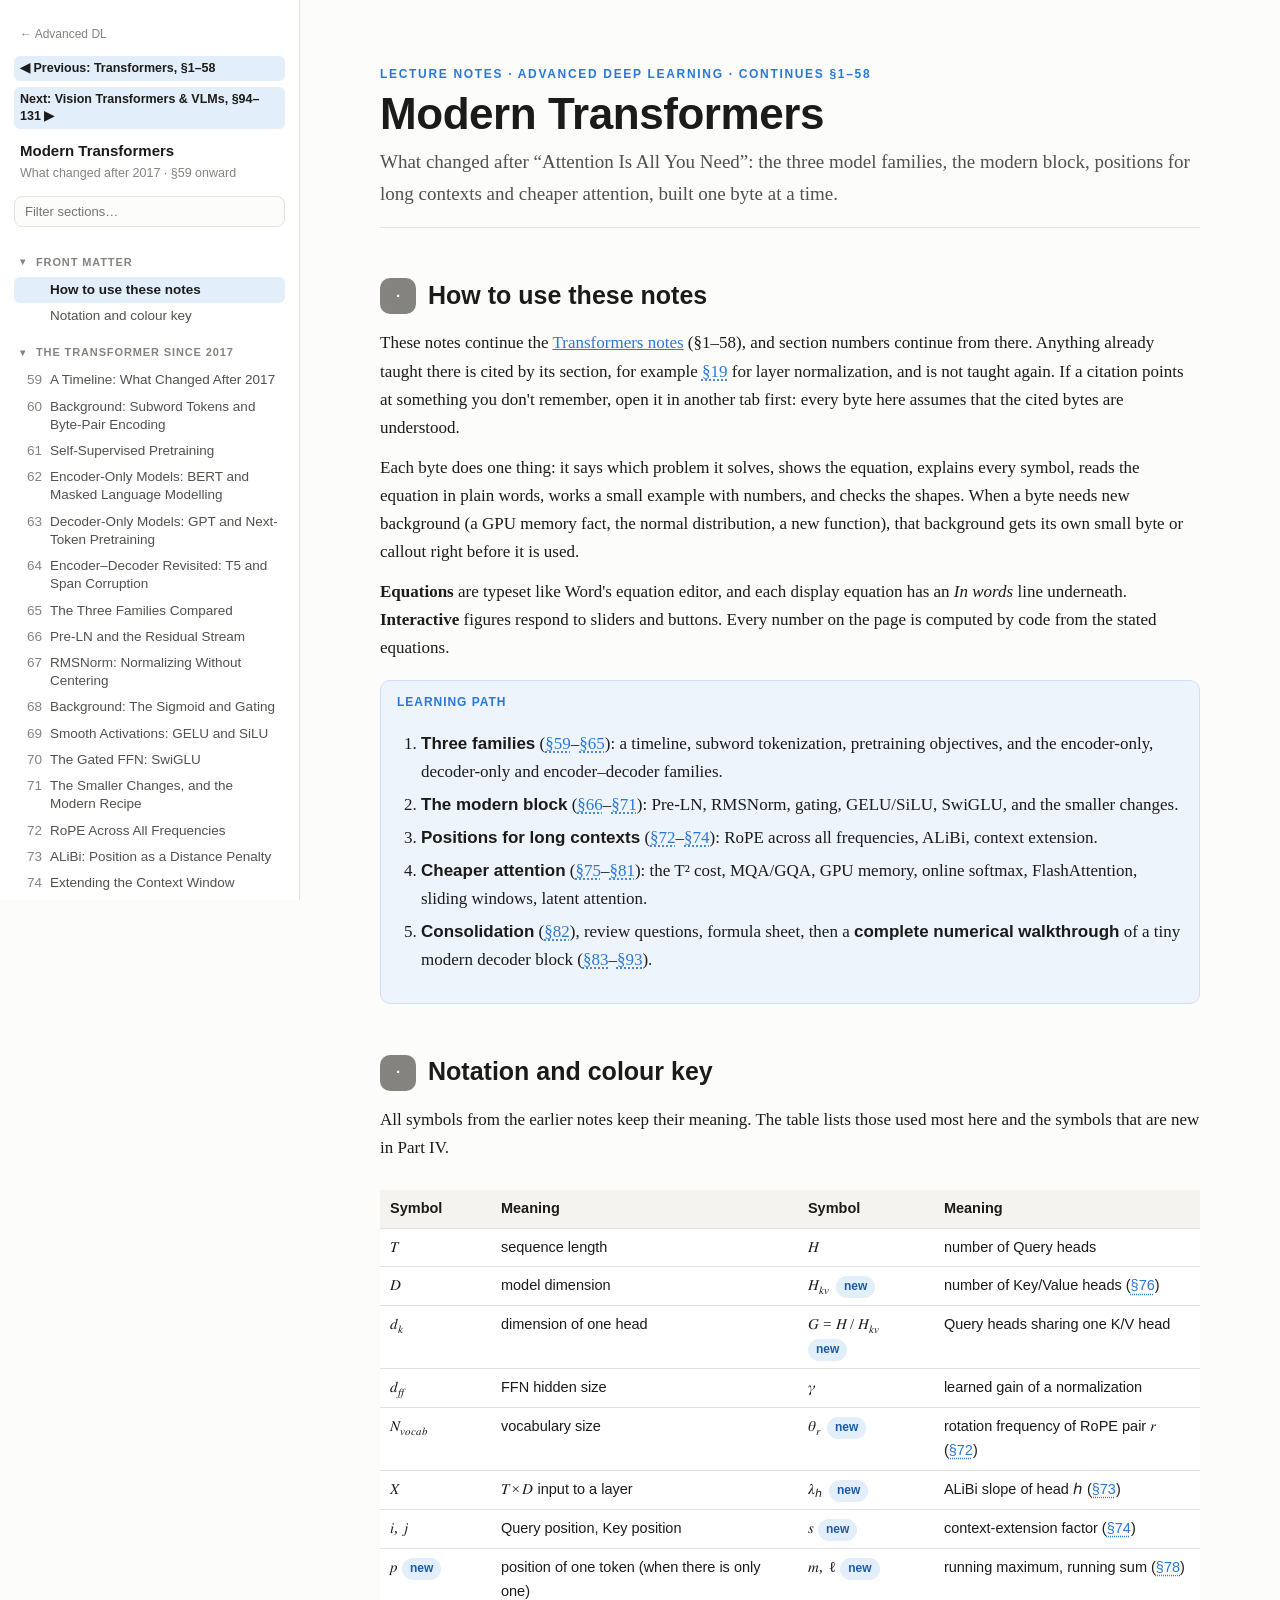
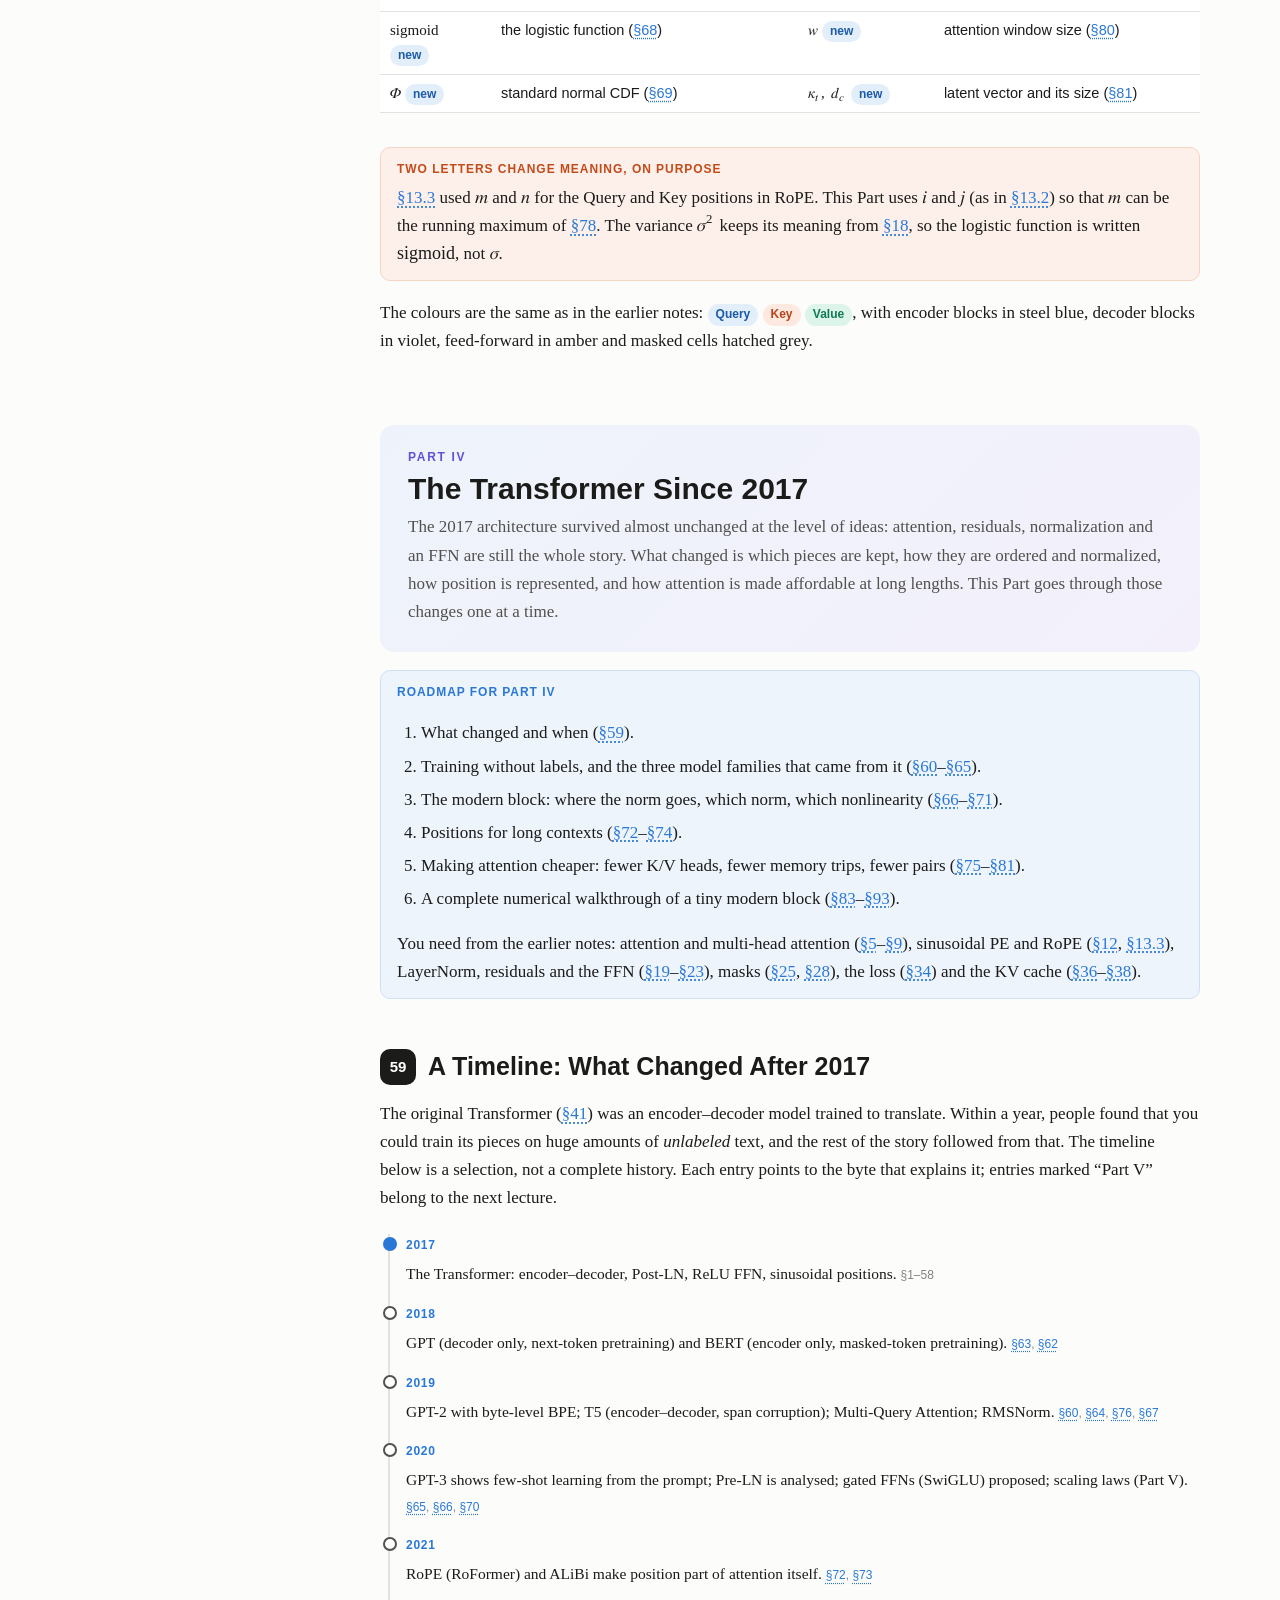
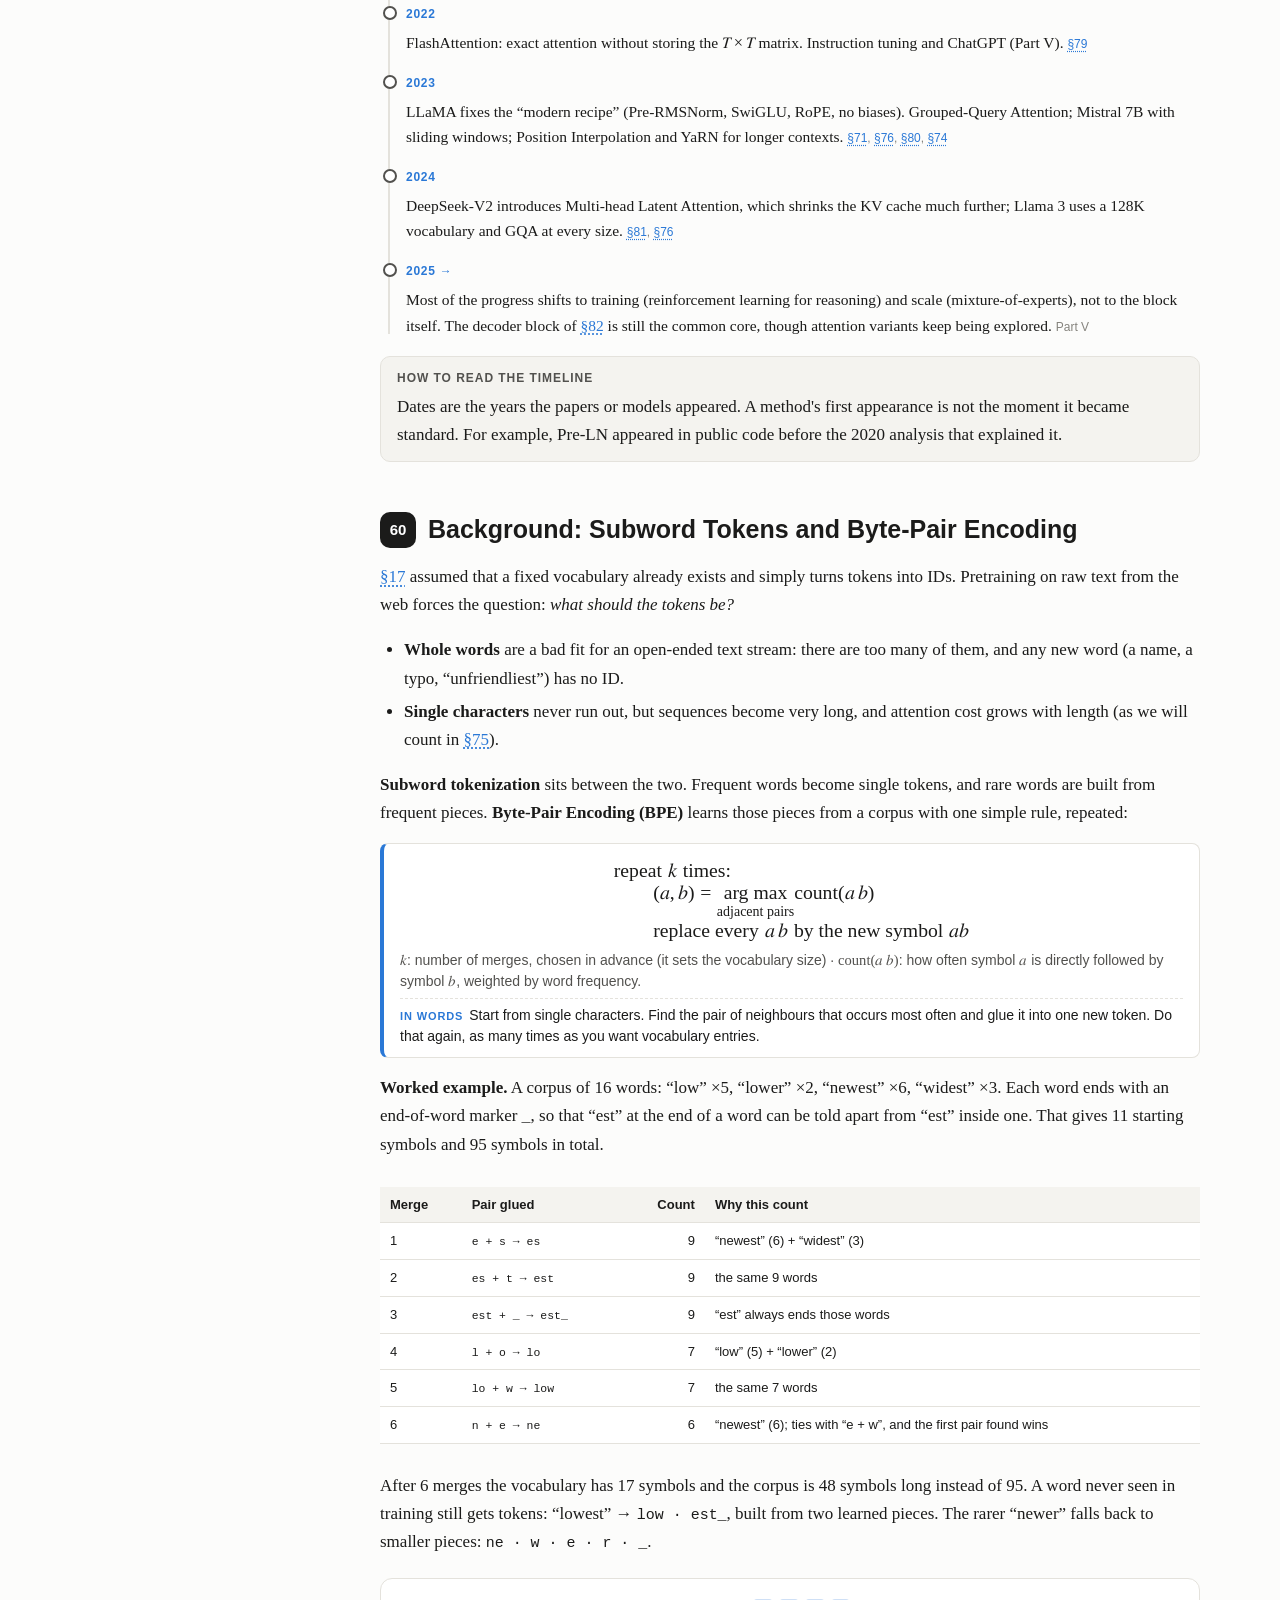
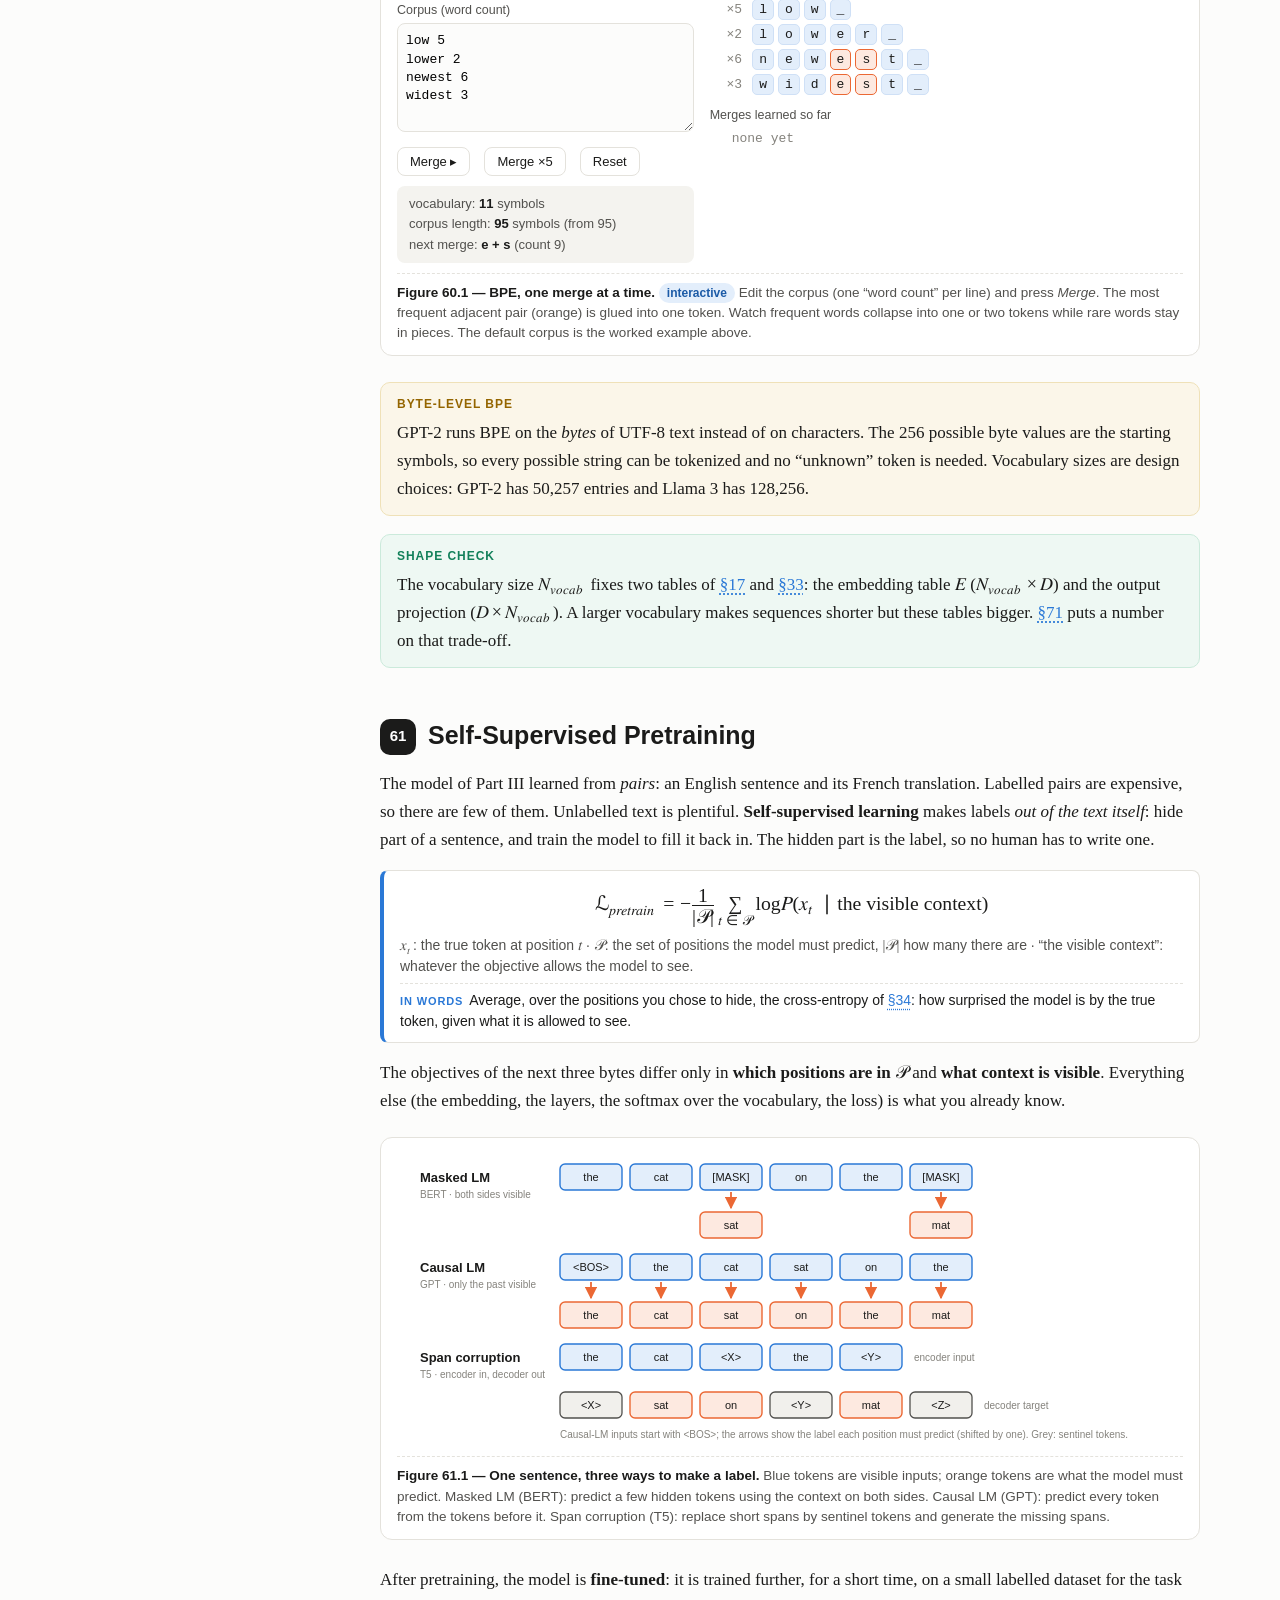
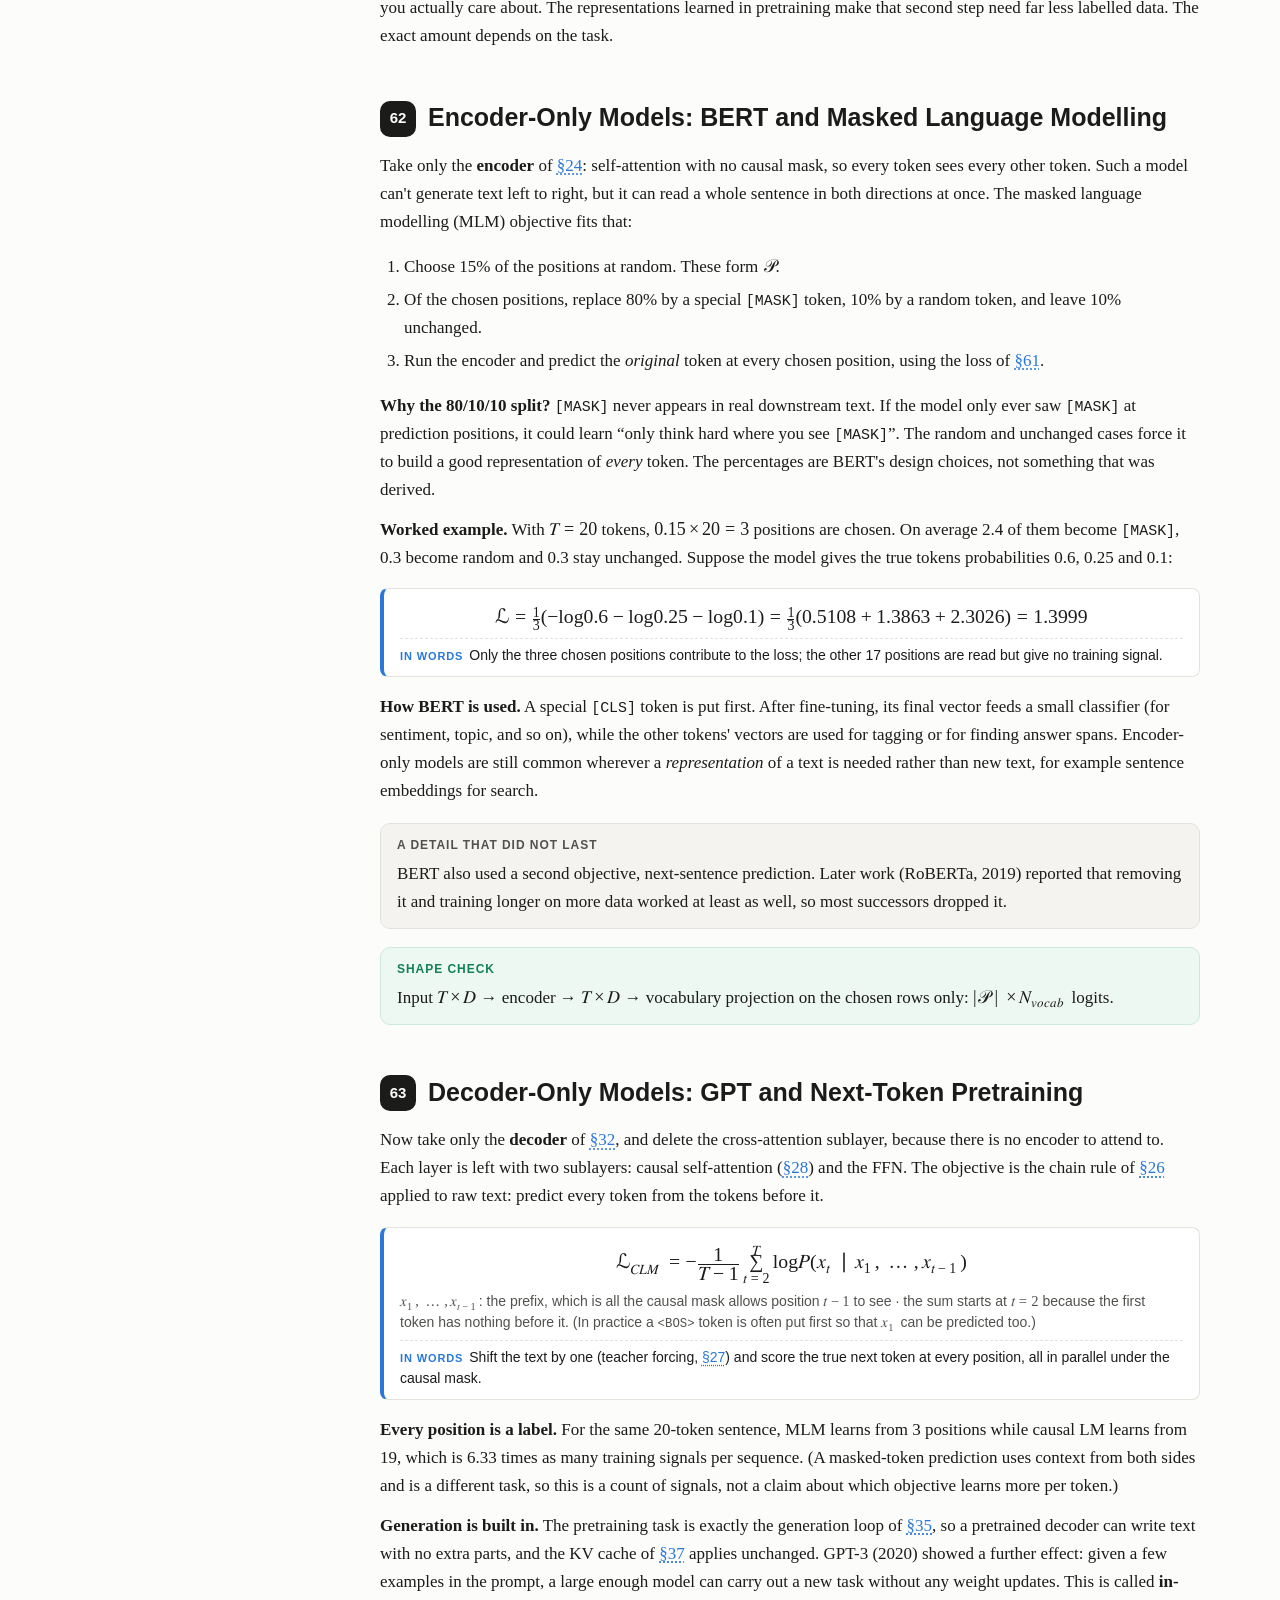
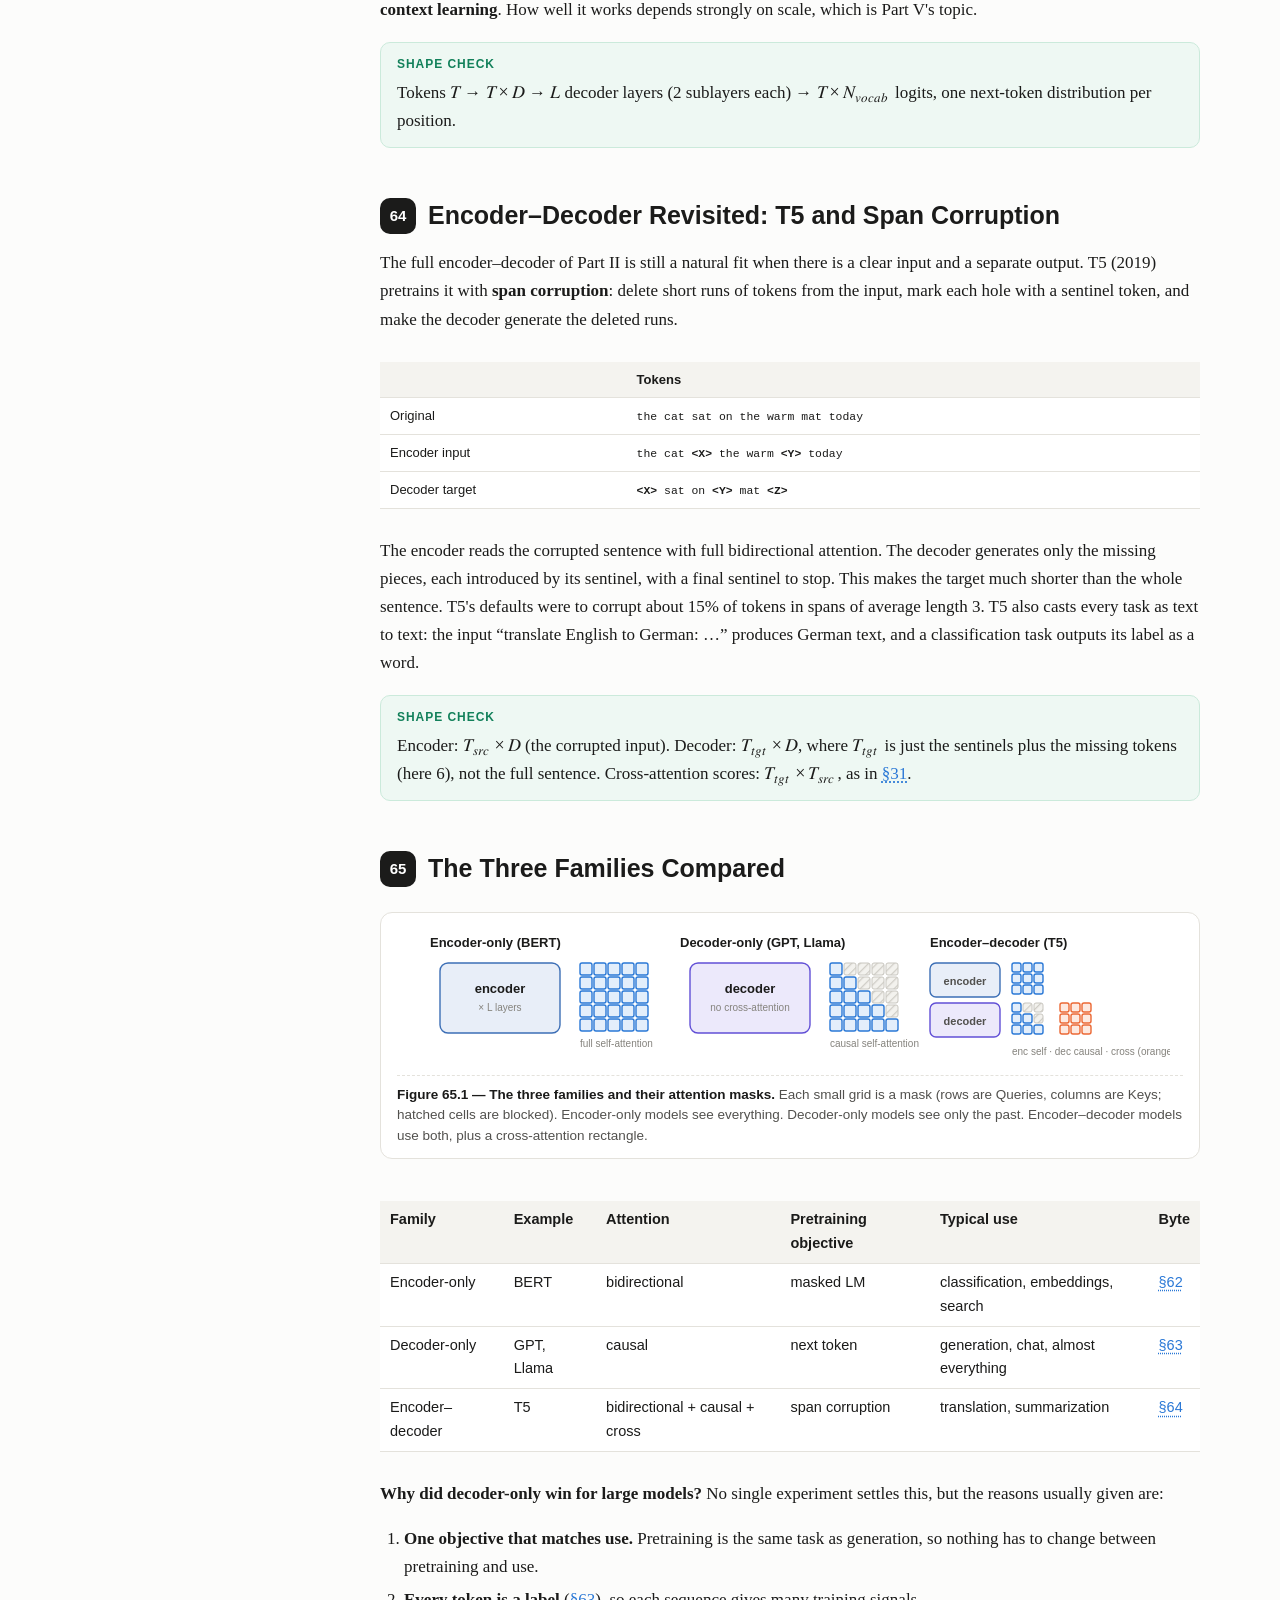
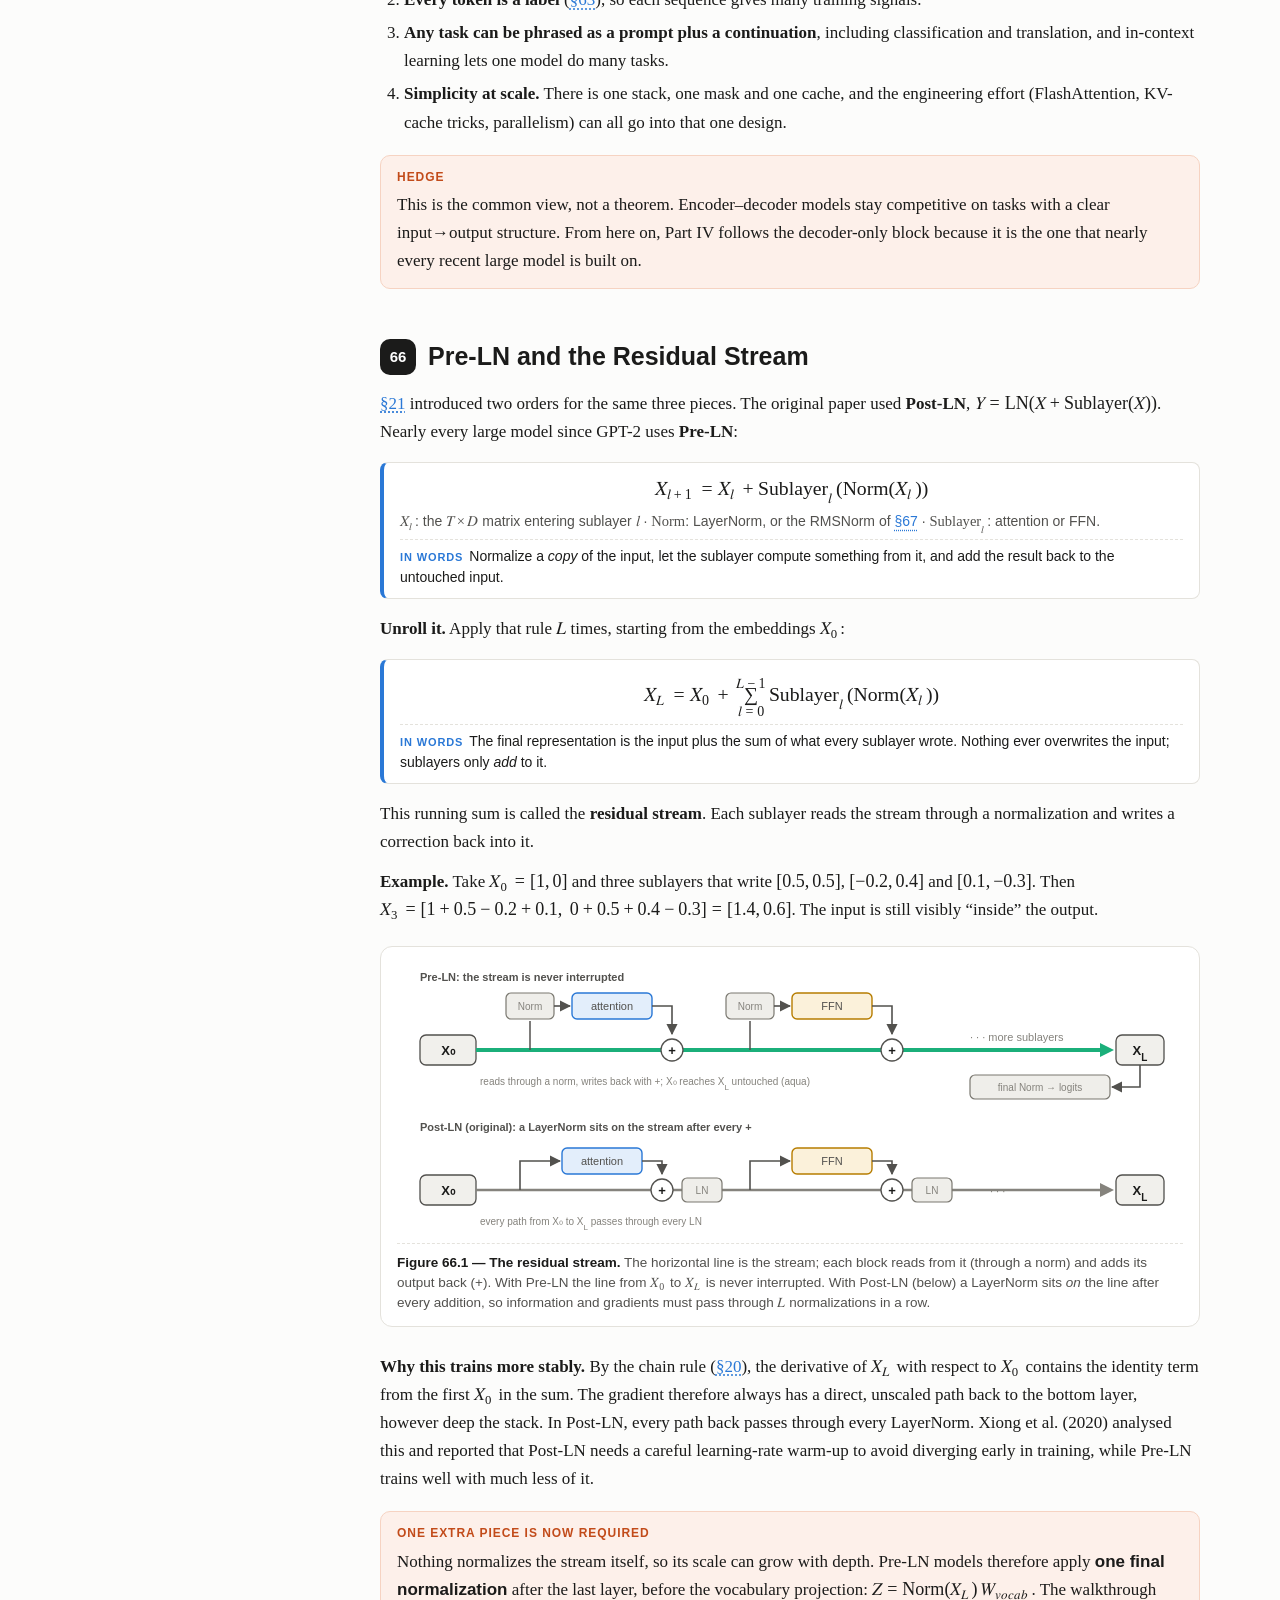
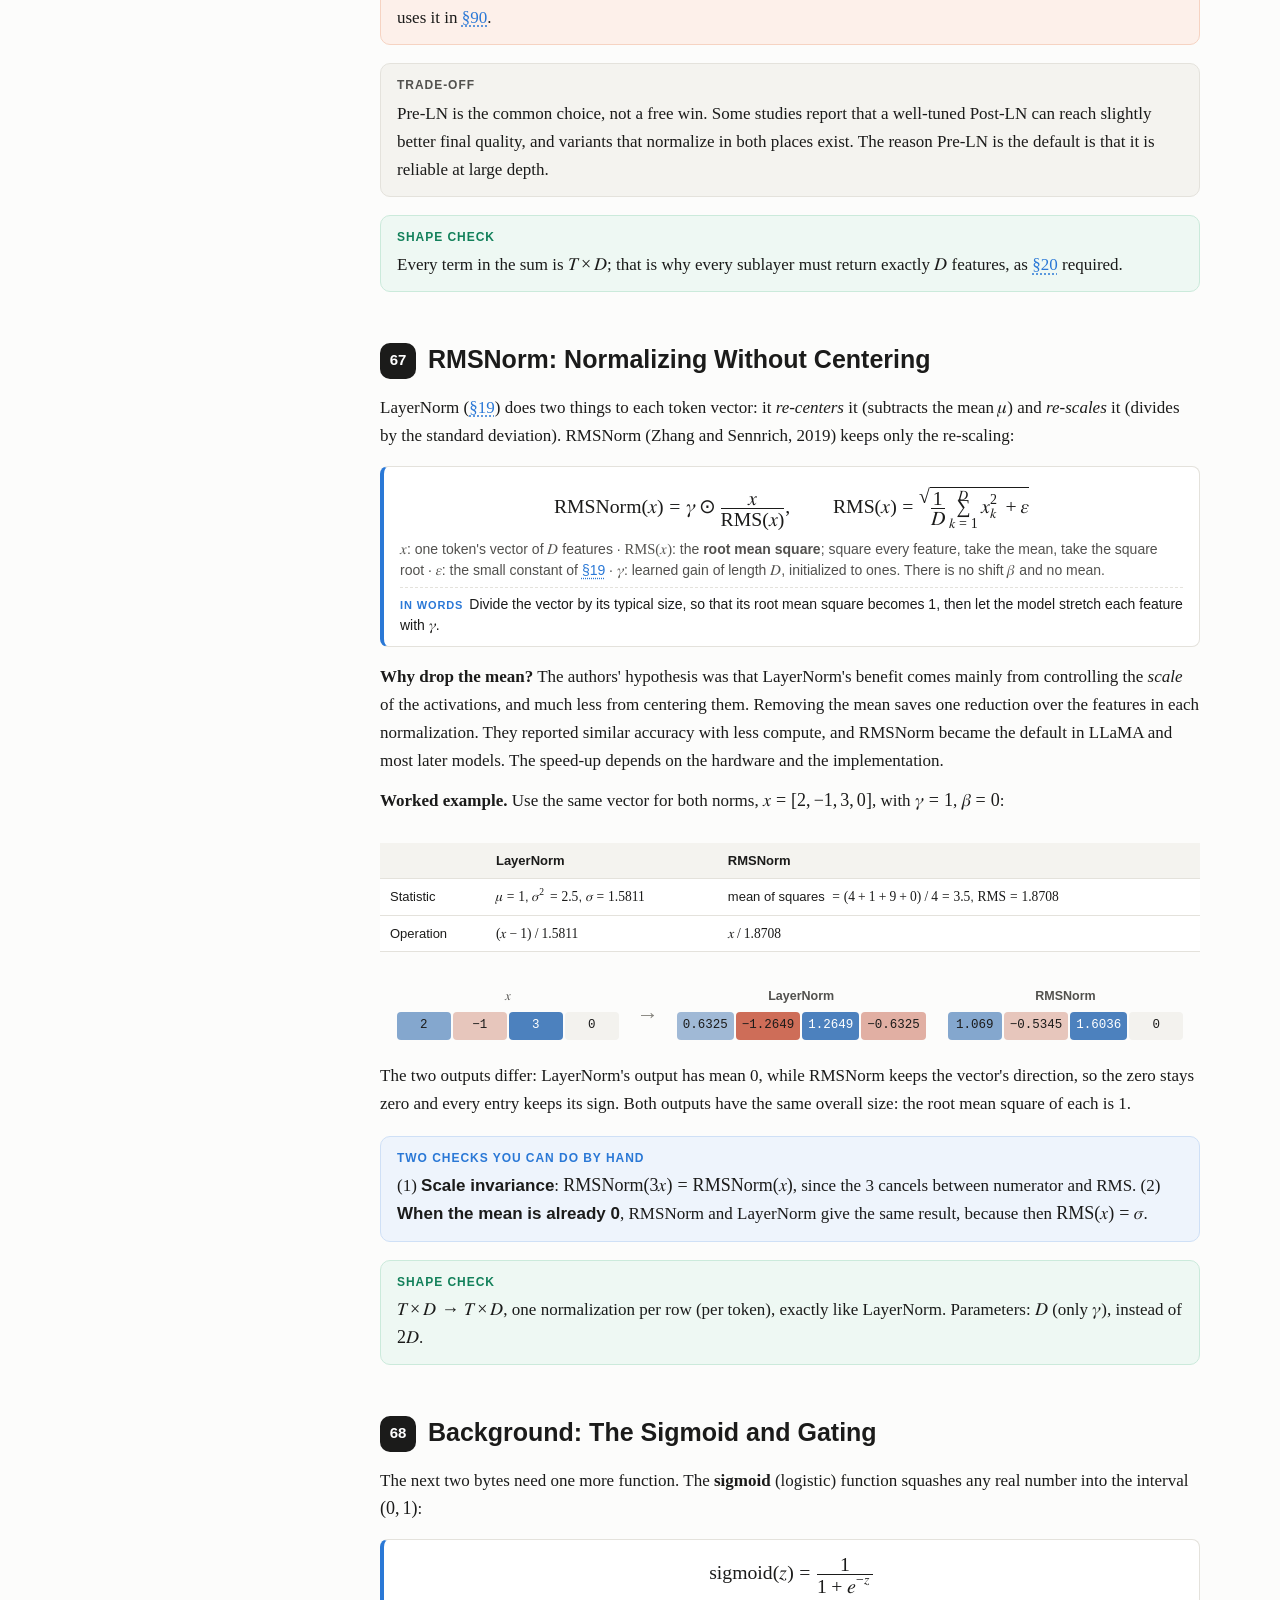
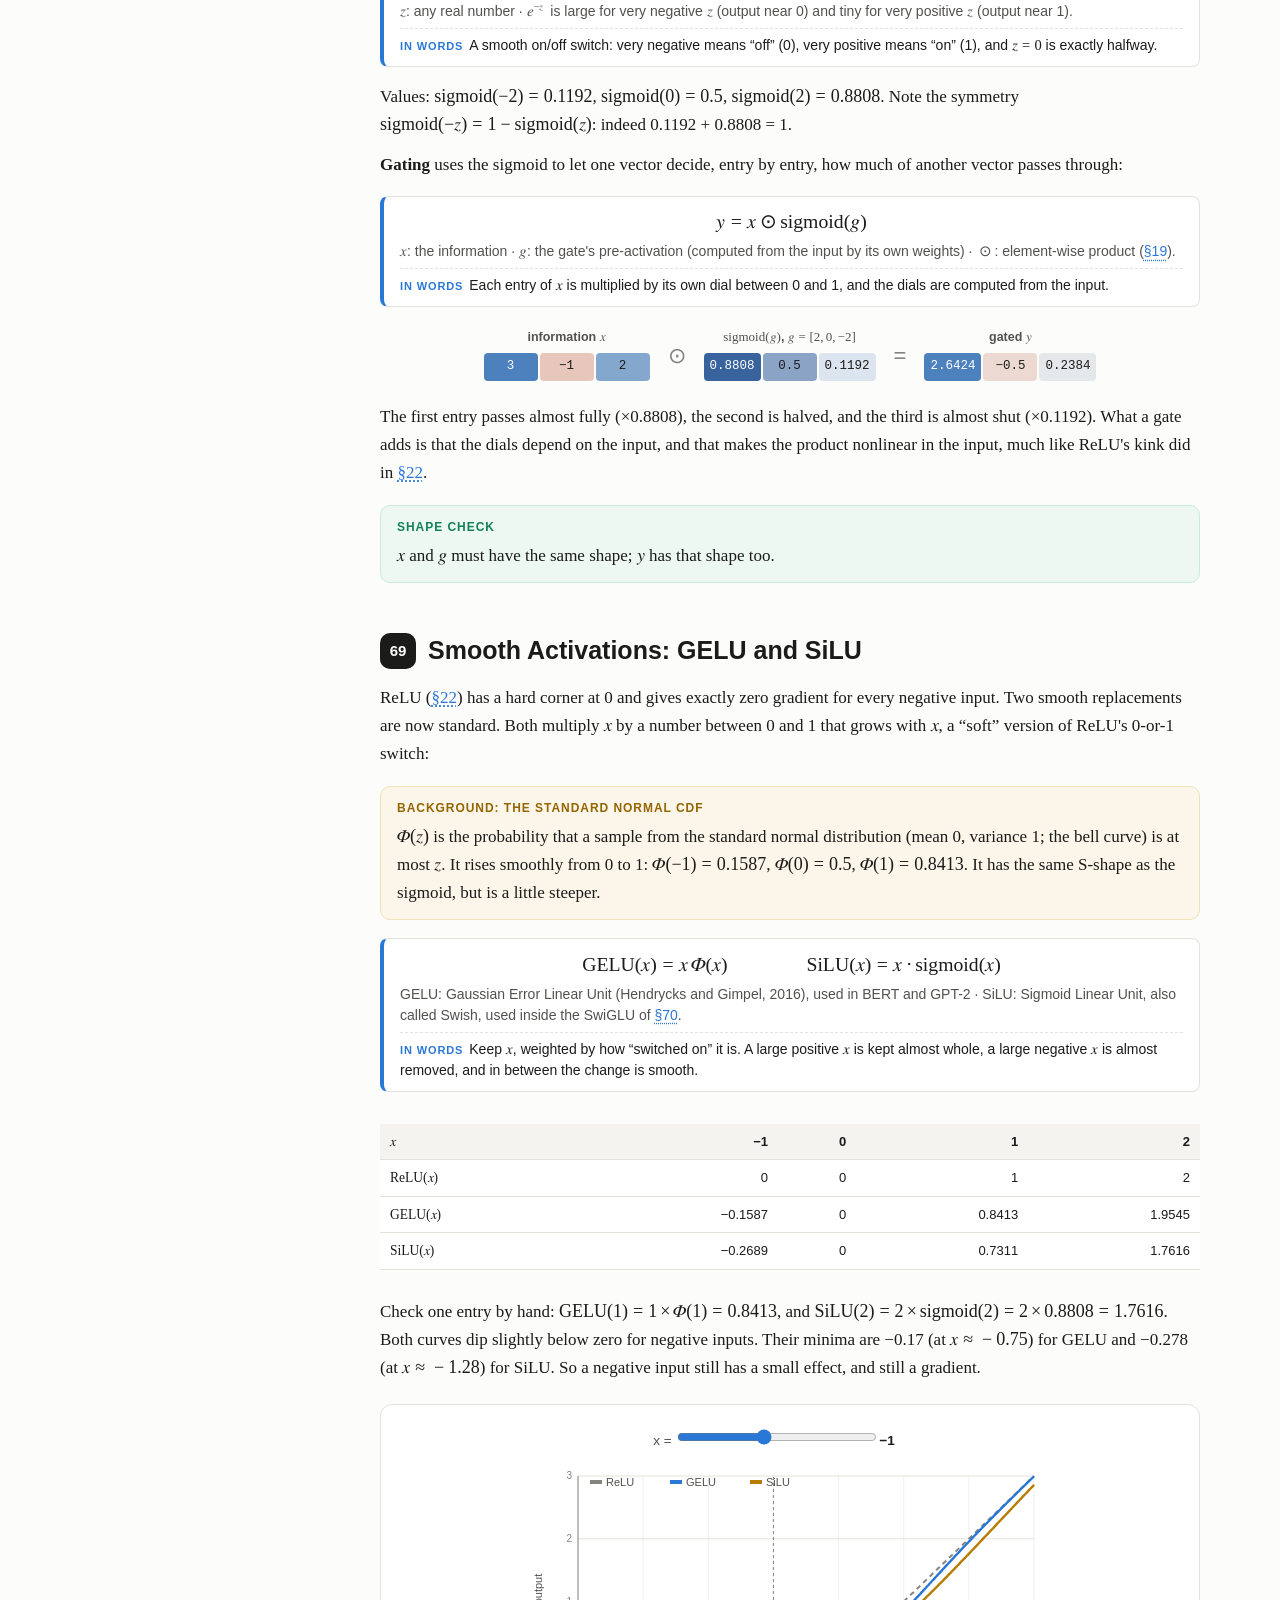
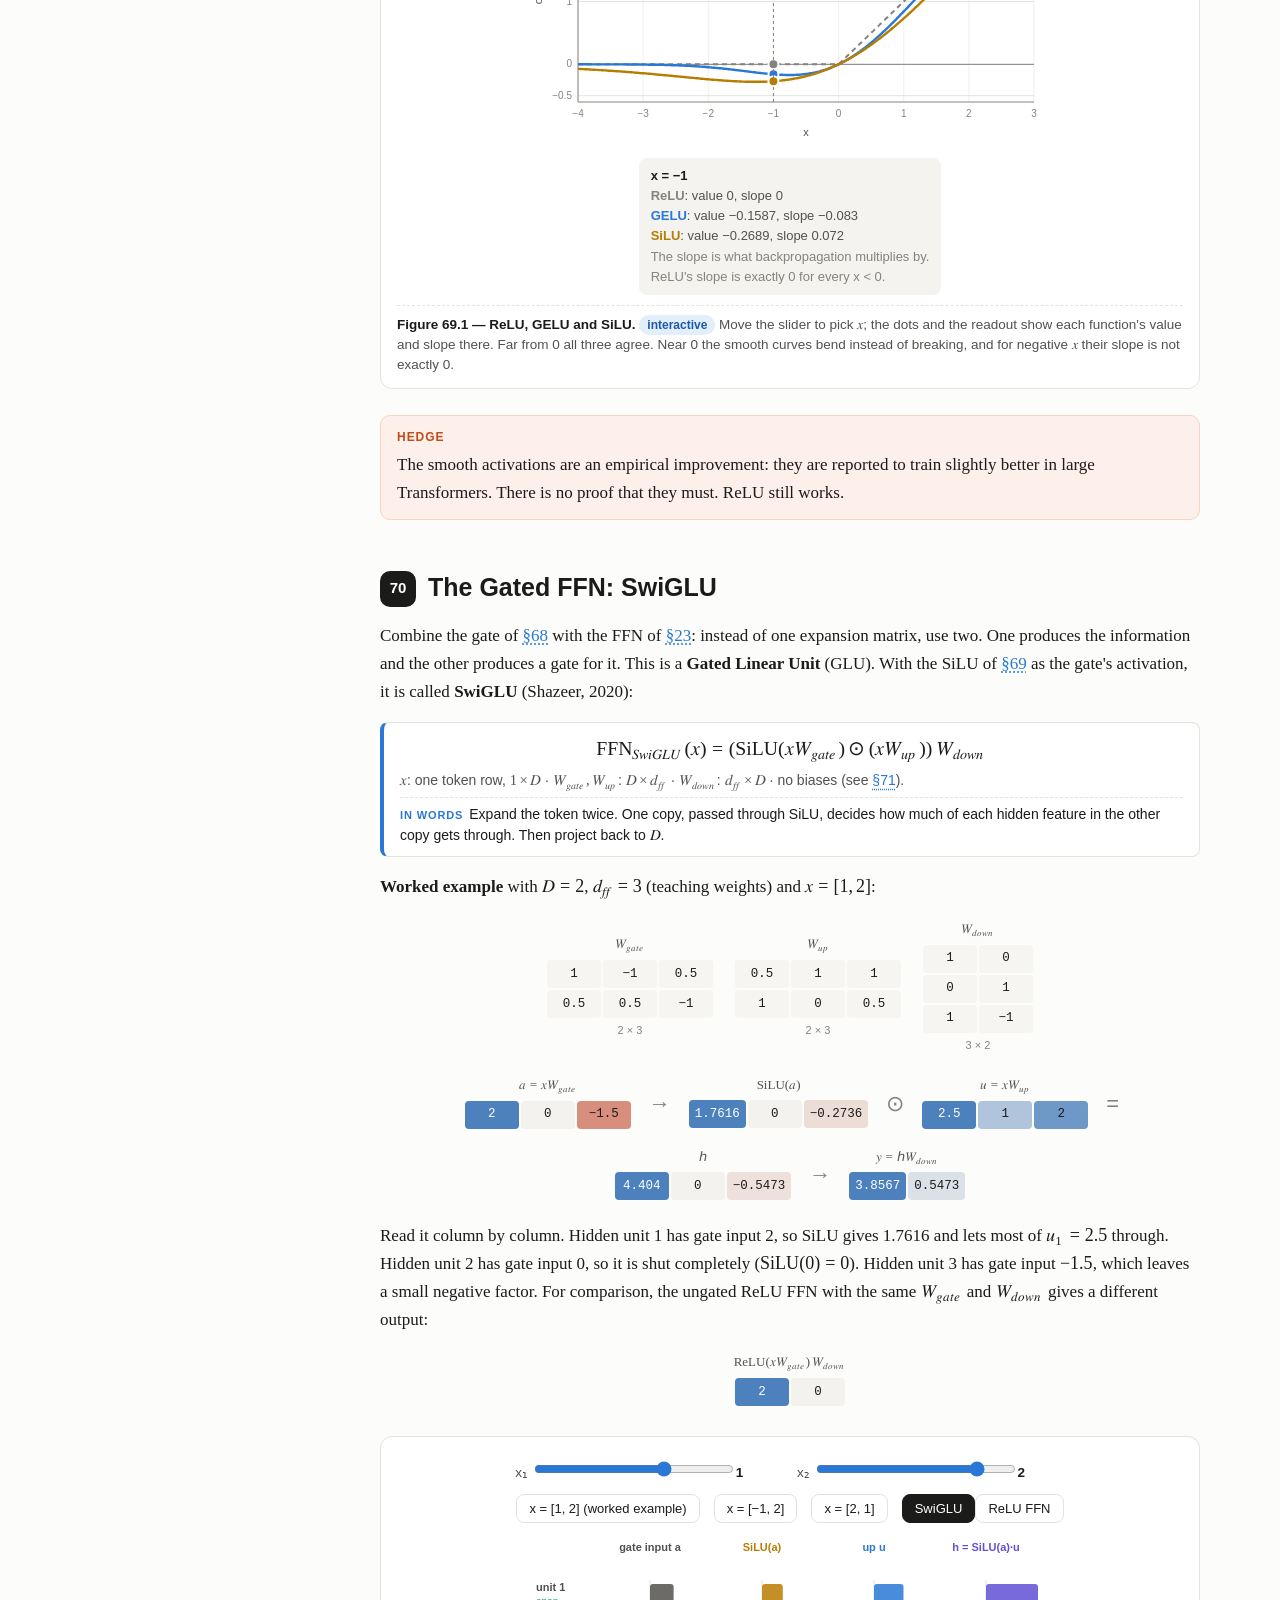
<file: courses/advanced-dl/modern-transformers/index.html>
<!DOCTYPE html>
<html lang="en">
<head>
<meta charset="utf-8">
<meta name="viewport" content="width=device-width, initial-scale=1">
<title>Modern Transformers: What Changed After 2017 — Lecture Notes</title>
<meta name="description" content="Byte-by-byte lecture notes on what changed in the Transformer after Attention Is All You Need: BPE, BERT/GPT/T5 pretraining, Pre-LN, RMSNorm, SwiGLU, RoPE at scale, ALiBi, context extension, MQA/GQA, FlashAttention, sliding-window attention, MLA, and a numerical walkthrough of a modern decoder block.">
<link rel="stylesheet" href="notes.css">
</head>
<body>
<button id="menu" onclick="document.body.classList.toggle('menu-open')">☰ Contents</button>
<div id="progress"><div></div></div>
<nav id="toc">
<a class="crumb" href="../" style="font-size:12px;margin:0 0 10px;color:var(--muted)">← Advanced DL</a>
<a class="crumb" href="../transformers/" style="font-size:12.5px;margin:0 0 6px;background:var(--q-soft);color:var(--ink);font-weight:600">◀ Previous: Transformers, §1–58</a>
<a class="crumb" href="../vision-language/" style="font-size:12.5px;margin:0 0 12px;background:var(--q-soft);color:var(--ink);font-weight:600">Next: Vision Transformers &amp; VLMs, §94–131 ▶</a>
<div class="brand">Modern Transformers</div>
<div class="sub">What changed after 2017 · §59 onward</div>
<input id="tocq" type="search" placeholder="Filter sections…" aria-label="Filter sections">
<div id="toclist"><div class="pgroup"><button class="ptitle" type="button"><span class="chev">▾</span>Front matter</button><div class="pitems"><a href="#how" class=extra><span class="n">·</span><span>How to use these notes</span></a><a href="#notation" class=extra><span class="n">·</span><span>Notation and colour key</span></a></div></div><div class="pgroup"><button class="ptitle" type="button"><span class="chev">▾</span>The Transformer Since 2017</button><div class="pitems"><a href="#timeline"><span class="n">59</span><span>A Timeline: What Changed After 2017</span></a><a href="#bpe"><span class="n">60</span><span>Background: Subword Tokens and Byte-Pair Encoding</span></a><a href="#pretrain"><span class="n">61</span><span>Self-Supervised Pretraining</span></a><a href="#bert"><span class="n">62</span><span>Encoder-Only Models: BERT and Masked Language Modelling</span></a><a href="#gpt"><span class="n">63</span><span>Decoder-Only Models: GPT and Next-Token Pretraining</span></a><a href="#t5"><span class="n">64</span><span>Encoder–Decoder Revisited: T5 and Span Corruption</span></a><a href="#families"><span class="n">65</span><span>The Three Families Compared</span></a><a href="#preln"><span class="n">66</span><span>Pre-LN and the Residual Stream</span></a><a href="#rmsnorm"><span class="n">67</span><span>RMSNorm: Normalizing Without Centering</span></a><a href="#sigmoid"><span class="n">68</span><span>Background: The Sigmoid and Gating</span></a><a href="#gelu"><span class="n">69</span><span>Smooth Activations: GELU and SiLU</span></a><a href="#swiglu"><span class="n">70</span><span>The Gated FFN: SwiGLU</span></a><a href="#small"><span class="n">71</span><span>The Smaller Changes, and the Modern Recipe</span></a><a href="#ropefull"><span class="n">72</span><span>RoPE Across All Frequencies</span></a><a href="#alibi"><span class="n">73</span><span>ALiBi: Position as a Distance Penalty</span></a><a href="#ctxext"><span class="n">74</span><span>Extending the Context Window</span></a><a href="#cost"><span class="n">75</span><span>The Cost of Attention Grows as T²</span></a><a href="#gqa"><span class="n">76</span><span>Multi-Query and Grouped-Query Attention</span></a><a href="#gpumem"><span class="n">77</span><span>Background: Fast and Slow GPU Memory</span></a><a href="#online"><span class="n">78</span><span>Online Softmax: Softmax One Block at a Time</span></a><a href="#flash"><span class="n">79</span><span>FlashAttention: Exact Attention in Tiles</span></a><a href="#window"><span class="n">80</span><span>Sliding-Window and Sparse Attention</span></a><a href="#mla"><span class="n">81</span><span>Multi-head Latent Attention: Caching a Compressed Vector</span></a><a href="#model"><span class="n">82</span><span>Consolidated Mental Model of the Modern Block</span></a><a href="#formulas" class=extra><span class="n">·</span><span>Part IV Formula Sheet</span></a></div></div><div class="pgroup"><button class="ptitle" type="button"><span class="chev">▾</span>A Tiny Modern Decoder Block, Number by Number</button><div class="pitems"><a href="#w-setup"><span class="n">83</span><span>Setup and Explicit Simplifications</span></a><a href="#w-rms"><span class="n">84</span><span>Stage 1 — Input and the First RMSNorm</span></a><a href="#w-qkv"><span class="n">85</span><span>Stage 2 — Projections with Grouped K/V</span></a><a href="#w-rope"><span class="n">86</span><span>Stage 3 — Rotate Queries and Keys with RoPE</span></a><a href="#w-attn"><span class="n">87</span><span>Stage 4 — Causal Scores, Softmax and Mixing, per Head</span></a><a href="#w-merge"><span class="n">88</span><span>Stage 5 — Merge Heads, Project, Add to the Stream</span></a><a href="#w-ffn"><span class="n">89</span><span>Stage 6 — Second RMSNorm, SwiGLU, Residual</span></a><a href="#w-head"><span class="n">90</span><span>Stage 7 — Final Norm, Tied Output Head, Loss</span></a><a href="#w-check"><span class="n">91</span><span>Stage 8 — Two Consistency Checks</span></a><a href="#w-compare"><span class="n">92</span><span>Comparing with a 2017-Style Block of the Same Width</span></a><a href="#w-practice"><span class="n">93</span><span>Student Practice, and What This Example Shows</span></a></div></div></div>
</nav>
<div class="tip" id="tip"></div>

<!-- shared SVG definitions: arrowheads and the hatch used for masked cells -->
<svg width="0" height="0" style="position:absolute" aria-hidden="true">
<defs>
<marker id="ah" viewBox="0 0 10 10" refX="9" refY="5" markerWidth="7" markerHeight="7" orient="auto-start-reverse"><path d="M0,0 L10,5 L0,10 z" fill="#52514e"/></marker>
<marker id="ahq" viewBox="0 0 10 10" refX="9" refY="5" markerWidth="7" markerHeight="7" orient="auto-start-reverse"><path d="M0,0 L10,5 L0,10 z" fill="#2a78d6"/></marker>
<marker id="ahk" viewBox="0 0 10 10" refX="9" refY="5" markerWidth="7" markerHeight="7" orient="auto-start-reverse"><path d="M0,0 L10,5 L0,10 z" fill="#eb6834"/></marker>
<marker id="ahv" viewBox="0 0 10 10" refX="9" refY="5" markerWidth="7" markerHeight="7" orient="auto-start-reverse"><path d="M0,0 L10,5 L0,10 z" fill="#1baf7a"/></marker>
<marker id="ahd" viewBox="0 0 10 10" refX="9" refY="5" markerWidth="7" markerHeight="7" orient="auto-start-reverse"><path d="M0,0 L10,5 L0,10 z" fill="#6250d6"/></marker>
<pattern id="hatch" width="6" height="6" patternUnits="userSpaceOnUse" patternTransform="rotate(45)"><rect width="6" height="6" fill="#f3f2ee"/><line x1="0" y1="0" x2="0" y2="6" stroke="#cfcdc6" stroke-width="2.5"/></pattern>
</defs>
</svg>

<main><div class="wrap">
<header class="hero">
  <div class="kicker">Lecture notes · Advanced Deep Learning · continues §1–58</div>
  <h1>Modern Transformers</h1>
  <p class="lede">What changed after “Attention Is All You Need”: the three model families, the modern block, positions for long contexts and cheaper attention, built one byte at a time.</p>
</header>

<section class="byte extra" id="how"><h2><span class="num">·</span><span class="tt">How to use these notes</span></h2>
<p>These notes continue the <a href="../transformers/">Transformers notes</a> (§1–58), and section numbers continue from there. Anything already taught there is cited by its section, for example <a class="xref" data-xo="19" href="../transformers/#b19">§19</a> for layer normalization, and is not taught again. If a citation points at something you don't remember, open it in another tab first: every byte here assumes that the cited bytes are understood.</p>
<p>Each byte does one thing: it says which problem it solves, shows the equation, explains every symbol, reads the equation in plain words, works a small example with numbers, and checks the shapes. When a byte needs new background (a GPU memory fact, the normal distribution, a new function), that background gets its own small byte or callout right before it is used.</p>
<p><b>Equations</b> are typeset like Word's equation editor, and each display equation has an <i>In words</i> line underneath. <b>Interactive</b> figures respond to sliders and buttons. Every number on the page is computed by code from the stated equations.</p>
<div class="call key"><b>Learning path</b>
<ol>
<li><b>Three families</b> (<a class="xref" href="#timeline">§59</a>–<a class="xref" href="#families">§65</a>): a timeline, subword tokenization, pretraining objectives, and the encoder-only, decoder-only and encoder–decoder families.</li>
<li><b>The modern block</b> (<a class="xref" href="#preln">§66</a>–<a class="xref" href="#small">§71</a>): Pre-LN, RMSNorm, gating, GELU/SiLU, SwiGLU, and the smaller changes.</li>
<li><b>Positions for long contexts</b> (<a class="xref" href="#ropefull">§72</a>–<a class="xref" href="#ctxext">§74</a>): RoPE across all frequencies, ALiBi, context extension.</li>
<li><b>Cheaper attention</b> (<a class="xref" href="#cost">§75</a>–<a class="xref" href="#mla">§81</a>): the T² cost, MQA/GQA, GPU memory, online softmax, FlashAttention, sliding windows, latent attention.</li>
<li><b>Consolidation</b> (<a class="xref" href="#model">§82</a>), review questions, formula sheet, then a <b>complete numerical walkthrough</b> of a tiny modern decoder block (<a class="xref" href="#w-setup">§83</a>–<a class="xref" href="#w-practice">§93</a>).</li>
</ol></div>
</section>

<section class="byte extra" id="notation"><h2><span class="num">·</span><span class="tt">Notation and colour key</span></h2>
<p>All symbols from the earlier notes keep their meaning. The table lists those used most here and the symbols that are new in Part IV.</p>
<div class="tw"><table class="t">
<tr><th>Symbol</th><th>Meaning</th><th>Symbol</th><th>Meaning</th></tr>
<tr><td><math alttext="T"><mrow><mi>T</mi></mrow></math></td><td>sequence length</td><td><math alttext="H"><mrow><mi>H</mi></mrow></math></td><td>number of Query heads</td></tr>
<tr><td><math alttext="D"><mrow><mi>D</mi></mrow></math></td><td>model dimension</td><td><math alttext="H_{kv}"><mrow><msub><mi>H</mi><mrow><mi>k</mi><mi>v</mi></mrow></msub></mrow></math> <span class="chip q">new</span></td><td>number of Key/Value heads (<a class="xref" href="#gqa">§76</a>)</td></tr>
<tr><td><math alttext="d_k"><mrow><msub><mi>d</mi><mi>k</mi></msub></mrow></math></td><td>dimension of one head</td><td><math alttext="G = H/H_{kv}"><mrow><mi>G</mi><mo>=</mo><mi>H</mi><mo>/</mo><msub><mi>H</mi><mrow><mi>k</mi><mi>v</mi></mrow></msub></mrow></math> <span class="chip q">new</span></td><td>Query heads sharing one K/V head</td></tr>
<tr><td><math alttext="d_{ff}"><mrow><msub><mi>d</mi><mrow><mi>f</mi><mi>f</mi></mrow></msub></mrow></math></td><td>FFN hidden size</td><td><math alttext="\gamma"><mrow><mi>γ</mi></mrow></math></td><td>learned gain of a normalization</td></tr>
<tr><td><math alttext="N_{vocab}"><mrow><msub><mi>N</mi><mrow><mi>v</mi><mi>o</mi><mi>c</mi><mi>a</mi><mi>b</mi></mrow></msub></mrow></math></td><td>vocabulary size</td><td><math alttext="\theta_r"><mrow><msub><mi>θ</mi><mi>r</mi></msub></mrow></math> <span class="chip q">new</span></td><td>rotation frequency of RoPE pair <math alttext="r"><mrow><mi>r</mi></mrow></math> (<a class="xref" href="#ropefull">§72</a>)</td></tr>
<tr><td><math alttext="X"><mrow><mi>X</mi></mrow></math></td><td><math alttext="T\times D"><mrow><mi>T</mi><mo>×</mo><mi>D</mi></mrow></math> input to a layer</td><td><math alttext="\lambda_h"><mrow><msub><mi>λ</mi><mi>h</mi></msub></mrow></math> <span class="chip q">new</span></td><td>ALiBi slope of head <math alttext="h"><mrow><mi>h</mi></mrow></math> (<a class="xref" href="#alibi">§73</a>)</td></tr>
<tr><td><math alttext="i,\ j"><mrow><mi>i</mi><mo>,</mo><mspace width="0.25em"/><mi>j</mi></mrow></math></td><td>Query position, Key position</td><td><math alttext="s"><mrow><mi>s</mi></mrow></math> <span class="chip q">new</span></td><td>context-extension factor (<a class="xref" href="#ctxext">§74</a>)</td></tr>
<tr><td><math alttext="p"><mrow><mi>p</mi></mrow></math> <span class="chip q">new</span></td><td>position of one token (when there is only one)</td><td><math alttext="m,\ \ell"><mrow><mi>m</mi><mo>,</mo><mspace width="0.25em"/><mi>ℓ</mi></mrow></math> <span class="chip q">new</span></td><td>running maximum, running sum (<a class="xref" href="#online">§78</a>)</td></tr>
<tr><td><math alttext="\op{sigmoid}"><mrow><mi mathvariant="normal">sigmoid</mi><mo>&#x2061;</mo></mrow></math> <span class="chip q">new</span></td><td>the logistic function (<a class="xref" href="#sigmoid">§68</a>)</td><td><math alttext="w"><mrow><mi>w</mi></mrow></math> <span class="chip q">new</span></td><td>attention window size (<a class="xref" href="#window">§80</a>)</td></tr>
<tr><td><math alttext="\Phi"><mrow><mi>Φ</mi></mrow></math> <span class="chip q">new</span></td><td>standard normal CDF (<a class="xref" href="#gelu">§69</a>)</td><td><math alttext="\kappa_t,\ d_c"><mrow><msub><mi>κ</mi><mi>t</mi></msub><mo>,</mo><mspace width="0.25em"/><msub><mi>d</mi><mi>c</mi></msub></mrow></math> <span class="chip q">new</span></td><td>latent vector and its size (<a class="xref" href="#mla">§81</a>)</td></tr>
</table></div>
<div class="call warn"><b>Two letters change meaning, on purpose</b><a class="xref" data-xo="13" href="../transformers/#b13">§13.3</a> used <math alttext="m"><mrow><mi>m</mi></mrow></math> and <math alttext="n"><mrow><mi>n</mi></mrow></math> for the Query and Key positions in RoPE. This Part uses <math alttext="i"><mrow><mi>i</mi></mrow></math> and <math alttext="j"><mrow><mi>j</mi></mrow></math> (as in <a class="xref" data-xo="13" href="../transformers/#b13">§13.2</a>) so that <math alttext="m"><mrow><mi>m</mi></mrow></math> can be the running maximum of <a class="xref" href="#online">§78</a>. The variance <math alttext="\sigma^2"><mrow><msup><mi>σ</mi><mn>2</mn></msup></mrow></math> keeps its meaning from <a class="xref" data-xo="18" href="../transformers/#b18">§18</a>, so the logistic function is written <math alttext="\op{sigmoid}"><mrow><mi mathvariant="normal">sigmoid</mi><mo>&#x2061;</mo></mrow></math>, not <math alttext="\sigma"><mrow><mi>σ</mi></mrow></math>.</div>
<p>The colours are the same as in the earlier notes: <span class="chip q">Query</span> <span class="chip k">Key</span> <span class="chip v">Value</span>, with encoder blocks in steel blue, decoder blocks in violet, feed-forward in amber and masked cells hatched grey.</p>
</section>

<div class="part" id="part4"><div class="pn">Part IV</div><h1>The Transformer Since 2017</h1>
<p>The 2017 architecture survived almost unchanged at the level of ideas: attention, residuals, normalization and an FFN are still the whole story. What changed is which pieces are kept, how they are ordered and normalized, how position is represented, and how attention is made affordable at long lengths. This Part goes through those changes one at a time.</p></div>

<div class="call key"><b>Roadmap for Part IV</b>
<ol>
<li>What changed and when (<a class="xref" href="#timeline">§59</a>).</li>
<li>Training without labels, and the three model families that came from it (<a class="xref" href="#bpe">§60</a>–<a class="xref" href="#families">§65</a>).</li>
<li>The modern block: where the norm goes, which norm, which nonlinearity (<a class="xref" href="#preln">§66</a>–<a class="xref" href="#small">§71</a>).</li>
<li>Positions for long contexts (<a class="xref" href="#ropefull">§72</a>–<a class="xref" href="#ctxext">§74</a>).</li>
<li>Making attention cheaper: fewer K/V heads, fewer memory trips, fewer pairs (<a class="xref" href="#cost">§75</a>–<a class="xref" href="#mla">§81</a>).</li>
<li>A complete numerical walkthrough of a tiny modern block (<a class="xref" href="#w-setup">§83</a>–<a class="xref" href="#w-practice">§93</a>).</li>
</ol>
<p style="margin:6px 0 0">You need from the earlier notes: attention and multi-head attention (<a class="xref" data-xo="5" href="../transformers/#b5">§5</a>–<a class="xref" data-xo="9" href="../transformers/#b9">§9</a>), sinusoidal PE and RoPE (<a class="xref" data-xo="12" href="../transformers/#b12">§12</a>, <a class="xref" data-xo="13" href="../transformers/#b13">§13.3</a>), LayerNorm, residuals and the FFN (<a class="xref" data-xo="19" href="../transformers/#b19">§19</a>–<a class="xref" data-xo="23" href="../transformers/#b23">§23</a>), masks (<a class="xref" data-xo="25" href="../transformers/#b25">§25</a>, <a class="xref" data-xo="28" href="../transformers/#b28">§28</a>), the loss (<a class="xref" data-xo="34" href="../transformers/#b34">§34</a>) and the KV cache (<a class="xref" data-xo="36" href="../transformers/#b36">§36</a>–<a class="xref" data-xo="38" href="../transformers/#b38">§38</a>).</p></div>

<!-- ============================================================ 59 -->
<section class="byte" id="timeline"><h2><span class="num">59</span><span class="tt">A Timeline: What Changed After 2017</span></h2>
<p>The original Transformer (<a class="xref" data-xo="41" href="../transformers/#b41">§41</a>) was an encoder–decoder model trained to translate. Within a year, people found that you could train its pieces on huge amounts of <em>unlabeled</em> text, and the rest of the story followed from that. The timeline below is a selection, not a complete history. Each entry points to the byte that explains it; entries marked “Part V” belong to the next lecture.</p>
<div class="tl">
<div class="ev here"><span class="yr">2017</span><p>The Transformer: encoder–decoder, Post-LN, ReLU FFN, sinusoidal positions. <span class="sec">§1–58</span></p></div>
<div class="ev"><span class="yr">2018</span><p>GPT (decoder only, next-token pretraining) and BERT (encoder only, masked-token pretraining). <span class="sec"><a class="xref" href="#gpt">§63</a>, <a class="xref" href="#bert">§62</a></span></p></div>
<div class="ev"><span class="yr">2019</span><p>GPT-2 with byte-level BPE; T5 (encoder–decoder, span corruption); Multi-Query Attention; RMSNorm. <span class="sec"><a class="xref" href="#bpe">§60</a>, <a class="xref" href="#t5">§64</a>, <a class="xref" href="#gqa">§76</a>, <a class="xref" href="#rmsnorm">§67</a></span></p></div>
<div class="ev"><span class="yr">2020</span><p>GPT-3 shows few-shot learning from the prompt; Pre-LN is analysed; gated FFNs (SwiGLU) proposed; scaling laws (Part V). <span class="sec"><a class="xref" href="#families">§65</a>, <a class="xref" href="#preln">§66</a>, <a class="xref" href="#swiglu">§70</a></span></p></div>
<div class="ev"><span class="yr">2021</span><p>RoPE (RoFormer) and ALiBi make position part of attention itself. <span class="sec"><a class="xref" href="#ropefull">§72</a>, <a class="xref" href="#alibi">§73</a></span></p></div>
<div class="ev"><span class="yr">2022</span><p>FlashAttention: exact attention without storing the <math alttext="T\times T"><mrow><mi>T</mi><mo>×</mo><mi>T</mi></mrow></math> matrix. Instruction tuning and ChatGPT (Part V). <span class="sec"><a class="xref" href="#flash">§79</a></span></p></div>
<div class="ev"><span class="yr">2023</span><p>LLaMA fixes the “modern recipe” (Pre-RMSNorm, SwiGLU, RoPE, no biases). Grouped-Query Attention; Mistral 7B with sliding windows; Position Interpolation and YaRN for longer contexts. <span class="sec"><a class="xref" href="#small">§71</a>, <a class="xref" href="#gqa">§76</a>, <a class="xref" href="#window">§80</a>, <a class="xref" href="#ctxext">§74</a></span></p></div>
<div class="ev"><span class="yr">2024</span><p>DeepSeek-V2 introduces Multi-head Latent Attention, which shrinks the KV cache much further; Llama 3 uses a 128K vocabulary and GQA at every size. <span class="sec"><a class="xref" href="#mla">§81</a>, <a class="xref" href="#gqa">§76</a></span></p></div>
<div class="ev"><span class="yr">2025 →</span><p>Most of the progress shifts to training (reinforcement learning for reasoning) and scale (mixture-of-experts), not to the block itself. The decoder block of <a class="xref" href="#model">§82</a> is still the common core, though attention variants keep being explored. <span class="sec">Part V</span></p></div>
</div>
<div class="call note"><b>How to read the timeline</b>Dates are the years the papers or models appeared. A method's first appearance is not the moment it became standard. For example, Pre-LN appeared in public code before the 2020 analysis that explained it.</div>
</section>

<!-- ============================================================ 60 -->
<section class="byte" id="bpe"><h2><span class="num">60</span><span class="tt">Background: Subword Tokens and Byte-Pair Encoding</span></h2>
<p><a class="xref" data-xo="17" href="../transformers/#b17">§17</a> assumed that a fixed vocabulary already exists and simply turns tokens into IDs. Pretraining on raw text from the web forces the question: <em>what should the tokens be?</em></p>
<ul>
<li><b>Whole words</b> are a bad fit for an open-ended text stream: there are too many of them, and any new word (a name, a typo, “unfriendliest”) has no ID.</li>
<li><b>Single characters</b> never run out, but sequences become very long, and attention cost grows with length (as we will count in <a class="xref" href="#cost">§75</a>).</li>
</ul>
<p><b>Subword tokenization</b> sits between the two. Frequent words become single tokens, and rare words are built from frequent pieces. <b>Byte-Pair Encoding (BPE)</b> learns those pieces from a corpus with one simple rule, repeated:</p>
<div class="eq"><math display="block" alttext="\begin{aligned} &amp;\text{repeat } k \text{ times:} \\ &amp;\qquad (a, b) = \argmax_{\text{adjacent pairs}} \op{count}(a\, b) \\ &amp;\qquad \text{replace every } a\,b \text{ by the new symbol } ab \end{aligned}"><mrow><mrow><mtable columnalign="right left" columnspacing="0"><mtr><mtd style="text-align:right;padding:2px 0"><mrow></mrow></mtd><mtd style="text-align:left;padding:2px 0"><mrow><mtext>repeat</mtext><mspace width="0.3em"/><mi>k</mi><mspace width="0.3em"/><mtext>times:</mtext></mrow></mtd></mtr><mtr><mtd style="text-align:right;padding:2px 0"><mrow></mrow></mtd><mtd style="text-align:left;padding:2px 0"><mrow><mspace width="2em"/><mo stretchy="false">(</mo><mi>a</mi><mo>,</mo><mi>b</mi><mo stretchy="false">)</mo><mo>=</mo><munder><mi>arg max</mi><mtext>adjacent pairs</mtext></munder><mi mathvariant="normal">count</mi><mo>&#x2061;</mo><mo stretchy="false">(</mo><mi>a</mi><mspace width="0.17em"/><mi>b</mi><mo stretchy="false">)</mo></mrow></mtd></mtr><mtr><mtd style="text-align:right;padding:2px 0"><mrow></mrow></mtd><mtd style="text-align:left;padding:2px 0"><mrow><mspace width="2em"/><mtext>replace every</mtext><mspace width="0.3em"/><mi>a</mi><mspace width="0.17em"/><mi>b</mi><mspace width="0.3em"/><mtext>by the new symbol</mtext><mspace width="0.3em"/><mi>a</mi><mi>b</mi></mrow></mtd></mtr></mtable></mrow></mrow></math>
<div class="where"><math alttext="k"><mrow><mi>k</mi></mrow></math>: number of merges, chosen in advance (it sets the vocabulary size) · <math alttext="\op{count}(a\,b)"><mrow><mi mathvariant="normal">count</mi><mo>&#x2061;</mo><mo stretchy="false">(</mo><mi>a</mi><mspace width="0.17em"/><mi>b</mi><mo stretchy="false">)</mo></mrow></math>: how often symbol <math alttext="a"><mrow><mi>a</mi></mrow></math> is directly followed by symbol <math alttext="b"><mrow><mi>b</mi></mrow></math>, weighted by word frequency.</div>
<div class="words"><b>In words</b>Start from single characters. Find the pair of neighbours that occurs most often and glue it into one new token. Do that again, as many times as you want vocabulary entries.</div></div>
<p><b>Worked example.</b> A corpus of 16 words: “low” ×5, “lower” ×2, “newest” ×6, “widest” ×3. Each word ends with an end-of-word marker <code>_</code>, so that “est” at the end of a word can be told apart from “est” inside one. That gives 11 starting symbols and 95 symbols in total.</p>
<div class="tw"><table class="t small">
<tr><th>Merge</th><th>Pair glued</th><th class="num">Count</th><th>Why this count</th></tr>
<tr><td>1</td><td><code>e + s → es</code></td><td class="num">9</td><td>“newest” (6) + “widest” (3)</td></tr>
<tr><td>2</td><td><code>es + t → est</code></td><td class="num">9</td><td>the same 9 words</td></tr>
<tr><td>3</td><td><code>est + _ → est_</code></td><td class="num">9</td><td>“est” always ends those words</td></tr>
<tr><td>4</td><td><code>l + o → lo</code></td><td class="num">7</td><td>“low” (5) + “lower” (2)</td></tr>
<tr><td>5</td><td><code>lo + w → low</code></td><td class="num">7</td><td>the same 7 words</td></tr>
<tr><td>6</td><td><code>n + e → ne</code></td><td class="num">6</td><td>“newest” (6); ties with “e + w”, and the first pair found wins</td></tr>
</table></div>
<p>After 6 merges the vocabulary has 17 symbols and the corpus is 48 symbols long instead of 95. A word never seen in training still gets tokens: “lowest” → <code>low · est_</code>, built from two learned pieces. The rarer “newer” falls back to smaller pieces: <code>ne · w · e · r · _</code>.</p>
<figure class="fig demo" id="f-bpe"><div data-fig="bpe"></div>
<figcaption><b>Figure 60.1 — BPE, one merge at a time.</b> <span class="chip q">interactive</span> Edit the corpus (one “word count” per line) and press <i>Merge</i>. The most frequent adjacent pair (orange) is glued into one token. Watch frequent words collapse into one or two tokens while rare words stay in pieces. The default corpus is the worked example above.</figcaption></figure>
<div class="call bg"><b>Byte-level BPE</b>GPT-2 runs BPE on the <em>bytes</em> of UTF-8 text instead of on characters. The 256 possible byte values are the starting symbols, so every possible string can be tokenized and no “unknown” token is needed. Vocabulary sizes are design choices: GPT-2 has 50,257 entries and Llama 3 has 128,256.</div>
<div class="call shape"><b>Shape check</b>The vocabulary size <math alttext="N_{vocab}"><mrow><msub><mi>N</mi><mrow><mi>v</mi><mi>o</mi><mi>c</mi><mi>a</mi><mi>b</mi></mrow></msub></mrow></math> fixes two tables of <a class="xref" data-xo="17" href="../transformers/#b17">§17</a> and <a class="xref" data-xo="33" href="../transformers/#b33">§33</a>: the embedding table <math alttext="E"><mrow><mi>E</mi></mrow></math> (<math alttext="N_{vocab}\times D"><mrow><msub><mi>N</mi><mrow><mi>v</mi><mi>o</mi><mi>c</mi><mi>a</mi><mi>b</mi></mrow></msub><mo>×</mo><mi>D</mi></mrow></math>) and the output projection (<math alttext="D\times N_{vocab}"><mrow><mi>D</mi><mo>×</mo><msub><mi>N</mi><mrow><mi>v</mi><mi>o</mi><mi>c</mi><mi>a</mi><mi>b</mi></mrow></msub></mrow></math>). A larger vocabulary makes sequences shorter but these tables bigger. <a class="xref" href="#small">§71</a> puts a number on that trade-off.</div>
</section>

<!-- ============================================================ 61 -->
<section class="byte" id="pretrain"><h2><span class="num">61</span><span class="tt">Self-Supervised Pretraining</span></h2>
<p>The model of Part III learned from <em>pairs</em>: an English sentence and its French translation. Labelled pairs are expensive, so there are few of them. Unlabelled text is plentiful. <b>Self-supervised learning</b> makes labels <em>out of the text itself</em>: hide part of a sentence, and train the model to fill it back in. The hidden part is the label, so no human has to write one.</p>
<div class="eq"><math display="block" alttext="\mathcal{L}_{pretrain} = -\frac{1}{|\mathcal{P}|}\sum_{t\in\mathcal{P}} \log P\big(x_t \mid \text{the visible context}\big)"><mrow><msub><mi>ℒ</mi><mrow><mi>p</mi><mi>r</mi><mi>e</mi><mi>t</mi><mi>r</mi><mi>a</mi><mi>i</mi><mi>n</mi></mrow></msub><mo>=</mo><mo form="prefix" lspace="0" rspace="0">−</mo><mfrac><mn>1</mn><mrow><mo stretchy="false">|</mo><mi>𝒫</mi><mo stretchy="false">|</mo></mrow></mfrac><munder><mo largeop="true" movablelimits="false">∑</mo><mrow><mi>t</mi><mo>∈</mo><mi>𝒫</mi></mrow></munder><mi>log</mi><mo>&#x2061;</mo><mi>P</mi><mo minsize="1.2em" maxsize="1.2em">(</mo><msub><mi>x</mi><mi>t</mi></msub><mo>∣</mo><mtext>the visible context</mtext><mo minsize="1.2em" maxsize="1.2em">)</mo></mrow></math>
<div class="where"><math alttext="x_t"><mrow><msub><mi>x</mi><mi>t</mi></msub></mrow></math>: the true token at position <math alttext="t"><mrow><mi>t</mi></mrow></math> · <math alttext="\mathcal{P}"><mrow><mi>𝒫</mi></mrow></math>: the set of positions the model must predict, <math alttext="|\mathcal{P}|"><mrow><mo stretchy="false">|</mo><mi>𝒫</mi><mo stretchy="false">|</mo></mrow></math> how many there are · “the visible context”: whatever the objective allows the model to see.</div>
<div class="words"><b>In words</b>Average, over the positions you chose to hide, the cross-entropy of <a class="xref" data-xo="34" href="../transformers/#b34">§34</a>: how surprised the model is by the true token, given what it is allowed to see.</div></div>
<p>The objectives of the next three bytes differ only in <b>which positions are in <math alttext="\mathcal{P}"><mrow><mi>𝒫</mi></mrow></math></b> and <b>what context is visible</b>. Everything else (the embedding, the layers, the softmax over the vocabulary, the loss) is what you already know.</p>
<figure class="fig" id="f-objectives"><svg viewBox="0 0 760 292" width="760" role="img" aria-label="Three pretraining objectives"><text class="b" x="10" y="28">Masked LM</text><text class="xs" x="10" y="44">BERT · both sides visible</text><rect class="fq" x="150" y="10" width="62" height="26" rx="5"/><text x="181.0" y="27" text-anchor="middle" class="sm" style="fill:#1b1b1a">the</text><rect class="fq" x="220" y="10" width="62" height="26" rx="5"/><text x="251.0" y="27" text-anchor="middle" class="sm" style="fill:#1b1b1a">cat</text><rect class="fq" x="290" y="10" width="62" height="26" rx="5"/><text x="321.0" y="27" text-anchor="middle" class="sm" style="fill:#1b1b1a">[MASK]</text><rect class="fq" x="360" y="10" width="62" height="26" rx="5"/><text x="391.0" y="27" text-anchor="middle" class="sm" style="fill:#1b1b1a">on</text><rect class="fq" x="430" y="10" width="62" height="26" rx="5"/><text x="461.0" y="27" text-anchor="middle" class="sm" style="fill:#1b1b1a">the</text><rect class="fq" x="500" y="10" width="62" height="26" rx="5"/><text x="531.0" y="27" text-anchor="middle" class="sm" style="fill:#1b1b1a">[MASK]</text><line class="arrk" x1="321.0" y1="38" x2="321.0" y2="54"/><rect class="fk" x="290" y="58" width="62" height="26" rx="5"/><text x="321.0" y="75" text-anchor="middle" class="sm" style="fill:#1b1b1a">sat</text><line class="arrk" x1="531.0" y1="38" x2="531.0" y2="54"/><rect class="fk" x="500" y="58" width="62" height="26" rx="5"/><text x="531.0" y="75" text-anchor="middle" class="sm" style="fill:#1b1b1a">mat</text><text class="b" x="10" y="118">Causal LM</text><text class="xs" x="10" y="134">GPT · only the past visible</text><rect class="fq" x="150" y="100" width="62" height="26" rx="5"/><text x="181.0" y="117" text-anchor="middle" class="sm" style="fill:#1b1b1a">&lt;BOS&gt;</text><rect class="fq" x="220" y="100" width="62" height="26" rx="5"/><text x="251.0" y="117" text-anchor="middle" class="sm" style="fill:#1b1b1a">the</text><rect class="fq" x="290" y="100" width="62" height="26" rx="5"/><text x="321.0" y="117" text-anchor="middle" class="sm" style="fill:#1b1b1a">cat</text><rect class="fq" x="360" y="100" width="62" height="26" rx="5"/><text x="391.0" y="117" text-anchor="middle" class="sm" style="fill:#1b1b1a">sat</text><rect class="fq" x="430" y="100" width="62" height="26" rx="5"/><text x="461.0" y="117" text-anchor="middle" class="sm" style="fill:#1b1b1a">on</text><rect class="fq" x="500" y="100" width="62" height="26" rx="5"/><text x="531.0" y="117" text-anchor="middle" class="sm" style="fill:#1b1b1a">the</text><line class="arrk" x1="181.0" y1="128" x2="181.0" y2="144"/><rect class="fk" x="150" y="148" width="62" height="26" rx="5"/><text x="181.0" y="165" text-anchor="middle" class="sm" style="fill:#1b1b1a">the</text><line class="arrk" x1="251.0" y1="128" x2="251.0" y2="144"/><rect class="fk" x="220" y="148" width="62" height="26" rx="5"/><text x="251.0" y="165" text-anchor="middle" class="sm" style="fill:#1b1b1a">cat</text><line class="arrk" x1="321.0" y1="128" x2="321.0" y2="144"/><rect class="fk" x="290" y="148" width="62" height="26" rx="5"/><text x="321.0" y="165" text-anchor="middle" class="sm" style="fill:#1b1b1a">sat</text><line class="arrk" x1="391.0" y1="128" x2="391.0" y2="144"/><rect class="fk" x="360" y="148" width="62" height="26" rx="5"/><text x="391.0" y="165" text-anchor="middle" class="sm" style="fill:#1b1b1a">on</text><line class="arrk" x1="461.0" y1="128" x2="461.0" y2="144"/><rect class="fk" x="430" y="148" width="62" height="26" rx="5"/><text x="461.0" y="165" text-anchor="middle" class="sm" style="fill:#1b1b1a">the</text><line class="arrk" x1="531.0" y1="128" x2="531.0" y2="144"/><rect class="fk" x="500" y="148" width="62" height="26" rx="5"/><text x="531.0" y="165" text-anchor="middle" class="sm" style="fill:#1b1b1a">mat</text><text class="b" x="10" y="208">Span corruption</text><text class="xs" x="10" y="224">T5 · encoder in, decoder out</text><rect class="fq" x="150" y="190" width="62" height="26" rx="5"/><text x="181.0" y="207" text-anchor="middle" class="sm" style="fill:#1b1b1a">the</text><rect class="fq" x="220" y="190" width="62" height="26" rx="5"/><text x="251.0" y="207" text-anchor="middle" class="sm" style="fill:#1b1b1a">cat</text><rect class="fq" x="290" y="190" width="62" height="26" rx="5"/><text x="321.0" y="207" text-anchor="middle" class="sm" style="fill:#1b1b1a">&lt;X&gt;</text><rect class="fq" x="360" y="190" width="62" height="26" rx="5"/><text x="391.0" y="207" text-anchor="middle" class="sm" style="fill:#1b1b1a">the</text><rect class="fq" x="430" y="190" width="62" height="26" rx="5"/><text x="461.0" y="207" text-anchor="middle" class="sm" style="fill:#1b1b1a">&lt;Y&gt;</text><text class="xs" x="504" y="207">encoder input</text><rect class="fx" x="150" y="238" width="62" height="26" rx="5"/><text x="181.0" y="255" text-anchor="middle" class="sm" style="fill:#1b1b1a">&lt;X&gt;</text><rect class="fk" x="220" y="238" width="62" height="26" rx="5"/><text x="251.0" y="255" text-anchor="middle" class="sm" style="fill:#1b1b1a">sat</text><rect class="fk" x="290" y="238" width="62" height="26" rx="5"/><text x="321.0" y="255" text-anchor="middle" class="sm" style="fill:#1b1b1a">on</text><rect class="fx" x="360" y="238" width="62" height="26" rx="5"/><text x="391.0" y="255" text-anchor="middle" class="sm" style="fill:#1b1b1a">&lt;Y&gt;</text><rect class="fk" x="430" y="238" width="62" height="26" rx="5"/><text x="461.0" y="255" text-anchor="middle" class="sm" style="fill:#1b1b1a">mat</text><rect class="fx" x="500" y="238" width="62" height="26" rx="5"/><text x="531.0" y="255" text-anchor="middle" class="sm" style="fill:#1b1b1a">&lt;Z&gt;</text><text class="xs" x="574" y="255">decoder target</text><text class="xs" x="150" y="284">Causal-LM inputs start with &lt;BOS&gt;; the arrows show the label each position must predict (shifted by one). Grey: sentinel tokens.</text></svg>
<figcaption><b>Figure 61.1 — One sentence, three ways to make a label.</b> Blue tokens are visible inputs; orange tokens are what the model must predict. Masked LM (BERT): predict a few hidden tokens using the context on both sides. Causal LM (GPT): predict every token from the tokens before it. Span corruption (T5): replace short spans by sentinel tokens and generate the missing spans.</figcaption></figure>
<p>After pretraining, the model is <b>fine-tuned</b>: it is trained further, for a short time, on a small labelled dataset for the task you actually care about. The representations learned in pretraining make that second step need far less labelled data. The exact amount depends on the task.</p>
</section>

<!-- ============================================================ 62 -->
<section class="byte" id="bert"><h2><span class="num">62</span><span class="tt">Encoder-Only Models: BERT and Masked Language Modelling</span></h2>
<p>Take only the <b>encoder</b> of <a class="xref" data-xo="24" href="../transformers/#b24">§24</a>: self-attention with no causal mask, so every token sees every other token. Such a model can't generate text left to right, but it can read a whole sentence in both directions at once. The masked language modelling (MLM) objective fits that:</p>
<ol>
<li>Choose 15% of the positions at random. These form <math alttext="\mathcal{P}"><mrow><mi>𝒫</mi></mrow></math>.</li>
<li>Of the chosen positions, replace 80% by a special <code>[MASK]</code> token, 10% by a random token, and leave 10% unchanged.</li>
<li>Run the encoder and predict the <em>original</em> token at every chosen position, using the loss of <a class="xref" href="#pretrain">§61</a>.</li>
</ol>
<p><b>Why the 80/10/10 split?</b> <code>[MASK]</code> never appears in real downstream text. If the model only ever saw <code>[MASK]</code> at prediction positions, it could learn “only think hard where you see <code>[MASK]</code>”. The random and unchanged cases force it to build a good representation of <em>every</em> token. The percentages are BERT's design choices, not something that was derived.</p>
<p><b>Worked example.</b> With <math alttext="T = 20"><mrow><mi>T</mi><mo>=</mo><mn>20</mn></mrow></math> tokens, <math alttext="0.15\times 20 = 3"><mrow><mn>0.15</mn><mo>×</mo><mn>20</mn><mo>=</mo><mn>3</mn></mrow></math> positions are chosen. On average 2.4 of them become <code>[MASK]</code>, 0.3 become random and 0.3 stay unchanged. Suppose the model gives the true tokens probabilities 0.6, 0.25 and 0.1:</p>
<div class="eq"><math display="block" alttext="\mathcal{L} = \tfrac{1}{3}\big(-\log 0.6 - \log 0.25 - \log 0.1\big) = \tfrac{1}{3}\big(0.5108 + 1.3863 + 2.3026\big) = 1.3999"><mrow><mi>ℒ</mi><mo>=</mo><mstyle displaystyle="false"><mfrac><mn>1</mn><mn>3</mn></mfrac></mstyle><mo minsize="1.2em" maxsize="1.2em">(</mo><mo form="prefix" lspace="0" rspace="0">−</mo><mi>log</mi><mo>&#x2061;</mo><mn>0.6</mn><mo>−</mo><mi>log</mi><mo>&#x2061;</mo><mn>0.25</mn><mo>−</mo><mi>log</mi><mo>&#x2061;</mo><mn>0.1</mn><mo minsize="1.2em" maxsize="1.2em">)</mo><mo>=</mo><mstyle displaystyle="false"><mfrac><mn>1</mn><mn>3</mn></mfrac></mstyle><mo minsize="1.2em" maxsize="1.2em">(</mo><mn>0.5108</mn><mo>+</mo><mn>1.3863</mn><mo>+</mo><mn>2.3026</mn><mo minsize="1.2em" maxsize="1.2em">)</mo><mo>=</mo><mn>1.3999</mn></mrow></math>
<div class="words"><b>In words</b>Only the three chosen positions contribute to the loss; the other 17 positions are read but give no training signal.</div></div>
<p><b>How BERT is used.</b> A special <code>[CLS]</code> token is put first. After fine-tuning, its final vector feeds a small classifier (for sentiment, topic, and so on), while the other tokens' vectors are used for tagging or for finding answer spans. Encoder-only models are still common wherever a <em>representation</em> of a text is needed rather than new text, for example sentence embeddings for search.</p>
<div class="call note"><b>A detail that did not last</b>BERT also used a second objective, next-sentence prediction. Later work (RoBERTa, 2019) reported that removing it and training longer on more data worked at least as well, so most successors dropped it.</div>
<div class="call shape"><b>Shape check</b>Input <math alttext="T\times D"><mrow><mi>T</mi><mo>×</mo><mi>D</mi></mrow></math> → encoder → <math alttext="T\times D"><mrow><mi>T</mi><mo>×</mo><mi>D</mi></mrow></math> → vocabulary projection on the chosen rows only: <math alttext="|\mathcal{P}|\times N_{vocab}"><mrow><mo stretchy="false">|</mo><mi>𝒫</mi><mo stretchy="false">|</mo><mo>×</mo><msub><mi>N</mi><mrow><mi>v</mi><mi>o</mi><mi>c</mi><mi>a</mi><mi>b</mi></mrow></msub></mrow></math> logits.</div>
</section>

<!-- ============================================================ 63 -->
<section class="byte" id="gpt"><h2><span class="num">63</span><span class="tt">Decoder-Only Models: GPT and Next-Token Pretraining</span></h2>
<p>Now take only the <b>decoder</b> of <a class="xref" data-xo="32" href="../transformers/#b32">§32</a>, and delete the cross-attention sublayer, because there is no encoder to attend to. Each layer is left with two sublayers: causal self-attention (<a class="xref" data-xo="28" href="../transformers/#b28">§28</a>) and the FFN. The objective is the chain rule of <a class="xref" data-xo="26" href="../transformers/#b26">§26</a> applied to raw text: predict every token from the tokens before it.</p>
<div class="eq"><math display="block" alttext="\mathcal{L}_{CLM} = -\frac{1}{T-1}\sum_{t=2}^{T}\log P\big(x_t \mid x_1,\dots,x_{t-1}\big)"><mrow><msub><mi>ℒ</mi><mrow><mi>C</mi><mi>L</mi><mi>M</mi></mrow></msub><mo>=</mo><mo form="prefix" lspace="0" rspace="0">−</mo><mfrac><mn>1</mn><mrow><mi>T</mi><mo>−</mo><mn>1</mn></mrow></mfrac><munderover><mo largeop="true" movablelimits="false">∑</mo><mrow><mi>t</mi><mo>=</mo><mn>2</mn></mrow><mi>T</mi></munderover><mi>log</mi><mo>&#x2061;</mo><mi>P</mi><mo minsize="1.2em" maxsize="1.2em">(</mo><msub><mi>x</mi><mi>t</mi></msub><mo>∣</mo><msub><mi>x</mi><mn>1</mn></msub><mo>,</mo><mo>…</mo><mo>,</mo><msub><mi>x</mi><mrow><mi>t</mi><mo>−</mo><mn>1</mn></mrow></msub><mo minsize="1.2em" maxsize="1.2em">)</mo></mrow></math>
<div class="where"><math alttext="x_1,\dots,x_{t-1}"><mrow><msub><mi>x</mi><mn>1</mn></msub><mo>,</mo><mo>…</mo><mo>,</mo><msub><mi>x</mi><mrow><mi>t</mi><mo>−</mo><mn>1</mn></mrow></msub></mrow></math>: the prefix, which is all the causal mask allows position <math alttext="t-1"><mrow><mi>t</mi><mo>−</mo><mn>1</mn></mrow></math> to see · the sum starts at <math alttext="t=2"><mrow><mi>t</mi><mo>=</mo><mn>2</mn></mrow></math> because the first token has nothing before it. (In practice a <code>&lt;BOS&gt;</code> token is often put first so that <math alttext="x_1"><mrow><msub><mi>x</mi><mn>1</mn></msub></mrow></math> can be predicted too.)</div>
<div class="words"><b>In words</b>Shift the text by one (teacher forcing, <a class="xref" data-xo="27" href="../transformers/#b27">§27</a>) and score the true next token at every position, all in parallel under the causal mask.</div></div>
<p><b>Every position is a label.</b> For the same 20-token sentence, MLM learns from 3 positions while causal LM learns from 19, which is 6.33 times as many training signals per sequence. (A masked-token prediction uses context from both sides and is a different task, so this is a count of signals, not a claim about which objective learns more per token.)</p>
<p><b>Generation is built in.</b> The pretraining task is exactly the generation loop of <a class="xref" data-xo="35" href="../transformers/#b35">§35</a>, so a pretrained decoder can write text with no extra parts, and the KV cache of <a class="xref" data-xo="37" href="../transformers/#b37">§37</a> applies unchanged. GPT-3 (2020) showed a further effect: given a few examples in the prompt, a large enough model can carry out a new task without any weight updates. This is called <b>in-context learning</b>. How well it works depends strongly on scale, which is Part V's topic.</p>
<div class="call shape"><b>Shape check</b>Tokens <math alttext="T"><mrow><mi>T</mi></mrow></math> → <math alttext="T\times D"><mrow><mi>T</mi><mo>×</mo><mi>D</mi></mrow></math> → <math alttext="L"><mrow><mi>L</mi></mrow></math> decoder layers (2 sublayers each) → <math alttext="T\times N_{vocab}"><mrow><mi>T</mi><mo>×</mo><msub><mi>N</mi><mrow><mi>v</mi><mi>o</mi><mi>c</mi><mi>a</mi><mi>b</mi></mrow></msub></mrow></math> logits, one next-token distribution per position.</div>
</section>

<!-- ============================================================ 64 -->
<section class="byte" id="t5"><h2><span class="num">64</span><span class="tt">Encoder–Decoder Revisited: T5 and Span Corruption</span></h2>
<p>The full encoder–decoder of Part II is still a natural fit when there is a clear input and a separate output. T5 (2019) pretrains it with <b>span corruption</b>: delete short runs of tokens from the input, mark each hole with a sentinel token, and make the decoder generate the deleted runs.</p>
<div class="tw"><table class="t small">
<tr><th></th><th>Tokens</th></tr>
<tr><td>Original</td><td><code>the cat sat on the warm mat today</code></td></tr>
<tr><td>Encoder input</td><td><code>the cat <b>&lt;X&gt;</b> the warm <b>&lt;Y&gt;</b> today</code></td></tr>
<tr><td>Decoder target</td><td><code><b>&lt;X&gt;</b> sat on <b>&lt;Y&gt;</b> mat <b>&lt;Z&gt;</b></code></td></tr>
</table></div>
<p>The encoder reads the corrupted sentence with full bidirectional attention. The decoder generates only the missing pieces, each introduced by its sentinel, with a final sentinel to stop. This makes the target much shorter than the whole sentence. T5's defaults were to corrupt about 15% of tokens in spans of average length 3. T5 also casts every task as text to text: the input “translate English to German: …” produces German text, and a classification task outputs its label as a word.</p>
<div class="call shape"><b>Shape check</b>Encoder: <math alttext="T_{src}\times D"><mrow><msub><mi>T</mi><mrow><mi>s</mi><mi>r</mi><mi>c</mi></mrow></msub><mo>×</mo><mi>D</mi></mrow></math> (the corrupted input). Decoder: <math alttext="T_{tgt}\times D"><mrow><msub><mi>T</mi><mrow><mi>t</mi><mi>g</mi><mi>t</mi></mrow></msub><mo>×</mo><mi>D</mi></mrow></math>, where <math alttext="T_{tgt}"><mrow><msub><mi>T</mi><mrow><mi>t</mi><mi>g</mi><mi>t</mi></mrow></msub></mrow></math> is just the sentinels plus the missing tokens (here 6), not the full sentence. Cross-attention scores: <math alttext="T_{tgt}\times T_{src}"><mrow><msub><mi>T</mi><mrow><mi>t</mi><mi>g</mi><mi>t</mi></mrow></msub><mo>×</mo><msub><mi>T</mi><mrow><mi>s</mi><mi>r</mi><mi>c</mi></mrow></msub></mrow></math>, as in <a class="xref" data-xo="31" href="../transformers/#b31">§31</a>.</div>
</section>

<!-- ============================================================ 65 -->
<section class="byte" id="families"><h2><span class="num">65</span><span class="tt">The Three Families Compared</span></h2>
<figure class="fig" id="f-families"><svg viewBox="0 0 760 136" width="760" role="img" aria-label="Three model families"><text class="b" x="20" y="18">Encoder-only (BERT)</text><rect class="fenc" x="30" y="34" width="120" height="70" rx="8"/><text x="90" y="64" text-anchor="middle" class="b">encoder</text><text x="90" y="82" text-anchor="middle" class="xs">× L layers</text><rect x="170" y="34" width="12" height="12" rx="2" class="fq"/><rect x="184" y="34" width="12" height="12" rx="2" class="fq"/><rect x="198" y="34" width="12" height="12" rx="2" class="fq"/><rect x="212" y="34" width="12" height="12" rx="2" class="fq"/><rect x="226" y="34" width="12" height="12" rx="2" class="fq"/><rect x="170" y="48" width="12" height="12" rx="2" class="fq"/><rect x="184" y="48" width="12" height="12" rx="2" class="fq"/><rect x="198" y="48" width="12" height="12" rx="2" class="fq"/><rect x="212" y="48" width="12" height="12" rx="2" class="fq"/><rect x="226" y="48" width="12" height="12" rx="2" class="fq"/><rect x="170" y="62" width="12" height="12" rx="2" class="fq"/><rect x="184" y="62" width="12" height="12" rx="2" class="fq"/><rect x="198" y="62" width="12" height="12" rx="2" class="fq"/><rect x="212" y="62" width="12" height="12" rx="2" class="fq"/><rect x="226" y="62" width="12" height="12" rx="2" class="fq"/><rect x="170" y="76" width="12" height="12" rx="2" class="fq"/><rect x="184" y="76" width="12" height="12" rx="2" class="fq"/><rect x="198" y="76" width="12" height="12" rx="2" class="fq"/><rect x="212" y="76" width="12" height="12" rx="2" class="fq"/><rect x="226" y="76" width="12" height="12" rx="2" class="fq"/><rect x="170" y="90" width="12" height="12" rx="2" class="fq"/><rect x="184" y="90" width="12" height="12" rx="2" class="fq"/><rect x="198" y="90" width="12" height="12" rx="2" class="fq"/><rect x="212" y="90" width="12" height="12" rx="2" class="fq"/><rect x="226" y="90" width="12" height="12" rx="2" class="fq"/><text class="xs" x="170" y="118">full self-attention</text><text class="b" x="270" y="18">Decoder-only (GPT, Llama)</text><rect class="fdec" x="280" y="34" width="120" height="70" rx="8"/><text x="340" y="64" text-anchor="middle" class="b">decoder</text><text x="340" y="82" text-anchor="middle" class="xs">no cross-attention</text><rect x="420" y="34" width="12" height="12" rx="2" class="fq"/><rect x="434" y="34" width="12" height="12" rx="2" class="fmask"/><rect x="448" y="34" width="12" height="12" rx="2" class="fmask"/><rect x="462" y="34" width="12" height="12" rx="2" class="fmask"/><rect x="476" y="34" width="12" height="12" rx="2" class="fmask"/><rect x="420" y="48" width="12" height="12" rx="2" class="fq"/><rect x="434" y="48" width="12" height="12" rx="2" class="fq"/><rect x="448" y="48" width="12" height="12" rx="2" class="fmask"/><rect x="462" y="48" width="12" height="12" rx="2" class="fmask"/><rect x="476" y="48" width="12" height="12" rx="2" class="fmask"/><rect x="420" y="62" width="12" height="12" rx="2" class="fq"/><rect x="434" y="62" width="12" height="12" rx="2" class="fq"/><rect x="448" y="62" width="12" height="12" rx="2" class="fq"/><rect x="462" y="62" width="12" height="12" rx="2" class="fmask"/><rect x="476" y="62" width="12" height="12" rx="2" class="fmask"/><rect x="420" y="76" width="12" height="12" rx="2" class="fq"/><rect x="434" y="76" width="12" height="12" rx="2" class="fq"/><rect x="448" y="76" width="12" height="12" rx="2" class="fq"/><rect x="462" y="76" width="12" height="12" rx="2" class="fq"/><rect x="476" y="76" width="12" height="12" rx="2" class="fmask"/><rect x="420" y="90" width="12" height="12" rx="2" class="fq"/><rect x="434" y="90" width="12" height="12" rx="2" class="fq"/><rect x="448" y="90" width="12" height="12" rx="2" class="fq"/><rect x="462" y="90" width="12" height="12" rx="2" class="fq"/><rect x="476" y="90" width="12" height="12" rx="2" class="fq"/><text class="xs" x="420" y="118">causal self-attention</text><text class="b" x="520" y="18">Encoder–decoder (T5)</text><rect class="fenc" x="520" y="34" width="70" height="34" rx="6"/><text x="555" y="56" text-anchor="middle" class="sm b">encoder</text><rect class="fdec" x="520" y="74" width="70" height="34" rx="6"/><text x="555" y="96" text-anchor="middle" class="sm b">decoder</text><rect x="602" y="34" width="9" height="9" rx="2" class="fq"/><rect x="613" y="34" width="9" height="9" rx="2" class="fq"/><rect x="624" y="34" width="9" height="9" rx="2" class="fq"/><rect x="602" y="45" width="9" height="9" rx="2" class="fq"/><rect x="613" y="45" width="9" height="9" rx="2" class="fq"/><rect x="624" y="45" width="9" height="9" rx="2" class="fq"/><rect x="602" y="56" width="9" height="9" rx="2" class="fq"/><rect x="613" y="56" width="9" height="9" rx="2" class="fq"/><rect x="624" y="56" width="9" height="9" rx="2" class="fq"/><rect x="602" y="74" width="9" height="9" rx="2" class="fq"/><rect x="613" y="74" width="9" height="9" rx="2" class="fmask"/><rect x="624" y="74" width="9" height="9" rx="2" class="fmask"/><rect x="602" y="85" width="9" height="9" rx="2" class="fq"/><rect x="613" y="85" width="9" height="9" rx="2" class="fq"/><rect x="624" y="85" width="9" height="9" rx="2" class="fmask"/><rect x="602" y="96" width="9" height="9" rx="2" class="fq"/><rect x="613" y="96" width="9" height="9" rx="2" class="fq"/><rect x="624" y="96" width="9" height="9" rx="2" class="fq"/><rect x="650" y="74" width="9" height="9" rx="2" class="fk"/><rect x="661" y="74" width="9" height="9" rx="2" class="fk"/><rect x="672" y="74" width="9" height="9" rx="2" class="fk"/><rect x="650" y="85" width="9" height="9" rx="2" class="fk"/><rect x="661" y="85" width="9" height="9" rx="2" class="fk"/><rect x="672" y="85" width="9" height="9" rx="2" class="fk"/><rect x="650" y="96" width="9" height="9" rx="2" class="fk"/><rect x="661" y="96" width="9" height="9" rx="2" class="fk"/><rect x="672" y="96" width="9" height="9" rx="2" class="fk"/><text class="xs" x="602" y="126">enc self · dec causal · cross (orange)</text></svg>
<figcaption><b>Figure 65.1 — The three families and their attention masks.</b> Each small grid is a mask (rows are Queries, columns are Keys; hatched cells are blocked). Encoder-only models see everything. Decoder-only models see only the past. Encoder–decoder models use both, plus a cross-attention rectangle.</figcaption></figure>
<div class="tw"><table class="t">
<tr><th>Family</th><th>Example</th><th>Attention</th><th>Pretraining objective</th><th>Typical use</th><th>Byte</th></tr>
<tr><td>Encoder-only</td><td>BERT</td><td>bidirectional</td><td>masked LM</td><td>classification, embeddings, search</td><td><a class="xref" href="#bert">§62</a></td></tr>
<tr><td>Decoder-only</td><td>GPT, Llama</td><td>causal</td><td>next token</td><td>generation, chat, almost everything</td><td><a class="xref" href="#gpt">§63</a></td></tr>
<tr><td>Encoder–decoder</td><td>T5</td><td>bidirectional + causal + cross</td><td>span corruption</td><td>translation, summarization</td><td><a class="xref" href="#t5">§64</a></td></tr>
</table></div>
<p><b>Why did decoder-only win for large models?</b> No single experiment settles this, but the reasons usually given are:</p>
<ol>
<li><b>One objective that matches use.</b> Pretraining is the same task as generation, so nothing has to change between pretraining and use.</li>
<li><b>Every token is a label</b> (<a class="xref" href="#gpt">§63</a>), so each sequence gives many training signals.</li>
<li><b>Any task can be phrased as a prompt plus a continuation</b>, including classification and translation, and in-context learning lets one model do many tasks.</li>
<li><b>Simplicity at scale.</b> There is one stack, one mask and one cache, and the engineering effort (FlashAttention, KV-cache tricks, parallelism) can all go into that one design.</li>
</ol>
<div class="call warn"><b>Hedge</b>This is the common view, not a theorem. Encoder–decoder models stay competitive on tasks with a clear input→output structure. From here on, Part IV follows the decoder-only block because it is the one that nearly every recent large model is built on.</div>
</section>

<!-- ============================================================ 66 -->
<section class="byte" id="preln"><h2><span class="num">66</span><span class="tt">Pre-LN and the Residual Stream</span></h2>
<p><a class="xref" data-xo="21" href="../transformers/#b21">§21</a> introduced two orders for the same three pieces. The original paper used <b>Post-LN</b>, <math alttext="Y = \op{LN}(X + \op{Sublayer}(X))"><mrow><mi>Y</mi><mo>=</mo><mi mathvariant="normal">LN</mi><mo>&#x2061;</mo><mo stretchy="false">(</mo><mi>X</mi><mo>+</mo><mi mathvariant="normal">Sublayer</mi><mo>&#x2061;</mo><mo stretchy="false">(</mo><mi>X</mi><mo stretchy="false">)</mo><mo stretchy="false">)</mo></mrow></math>. Nearly every large model since GPT-2 uses <b>Pre-LN</b>:</p>
<div class="eq"><math display="block" alttext="X_{l+1} = X_l + \op{Sublayer}_l\big(\op{Norm}(X_l)\big)"><mrow><msub><mi>X</mi><mrow><mi>l</mi><mo>+</mo><mn>1</mn></mrow></msub><mo>=</mo><msub><mi>X</mi><mi>l</mi></msub><mo>+</mo><msub><mi mathvariant="normal">Sublayer</mi><mi>l</mi></msub><mo>&#x2061;</mo><mo minsize="1.2em" maxsize="1.2em">(</mo><mi mathvariant="normal">Norm</mi><mo>&#x2061;</mo><mo stretchy="false">(</mo><msub><mi>X</mi><mi>l</mi></msub><mo stretchy="false">)</mo><mo minsize="1.2em" maxsize="1.2em">)</mo></mrow></math>
<div class="where"><math alttext="X_l"><mrow><msub><mi>X</mi><mi>l</mi></msub></mrow></math>: the <math alttext="T\times D"><mrow><mi>T</mi><mo>×</mo><mi>D</mi></mrow></math> matrix entering sublayer <math alttext="l"><mrow><mi>l</mi></mrow></math> · <math alttext="\op{Norm}"><mrow><mi mathvariant="normal">Norm</mi><mo>&#x2061;</mo></mrow></math>: LayerNorm, or the RMSNorm of <a class="xref" href="#rmsnorm">§67</a> · <math alttext="\op{Sublayer}_l"><mrow><msub><mi mathvariant="normal">Sublayer</mi><mi>l</mi></msub><mo>&#x2061;</mo></mrow></math>: attention or FFN.</div>
<div class="words"><b>In words</b>Normalize a <em>copy</em> of the input, let the sublayer compute something from it, and add the result back to the untouched input.</div></div>
<p><b>Unroll it.</b> Apply that rule <math alttext="L"><mrow><mi>L</mi></mrow></math> times, starting from the embeddings <math alttext="X_0"><mrow><msub><mi>X</mi><mn>0</mn></msub></mrow></math>:</p>
<div class="eq"><math display="block" alttext="X_L = X_0 + \sum_{l=0}^{L-1}\op{Sublayer}_l\big(\op{Norm}(X_l)\big)"><mrow><msub><mi>X</mi><mi>L</mi></msub><mo>=</mo><msub><mi>X</mi><mn>0</mn></msub><mo>+</mo><munderover><mo largeop="true" movablelimits="false">∑</mo><mrow><mi>l</mi><mo>=</mo><mn>0</mn></mrow><mrow><mi>L</mi><mo>−</mo><mn>1</mn></mrow></munderover><msub><mi mathvariant="normal">Sublayer</mi><mi>l</mi></msub><mo>&#x2061;</mo><mo minsize="1.2em" maxsize="1.2em">(</mo><mi mathvariant="normal">Norm</mi><mo>&#x2061;</mo><mo stretchy="false">(</mo><msub><mi>X</mi><mi>l</mi></msub><mo stretchy="false">)</mo><mo minsize="1.2em" maxsize="1.2em">)</mo></mrow></math>
<div class="words"><b>In words</b>The final representation is the input plus the sum of what every sublayer wrote. Nothing ever overwrites the input; sublayers only <em>add</em> to it.</div></div>
<p>This running sum is called the <b>residual stream</b>. Each sublayer reads the stream through a normalization and writes a correction back into it.</p>
<p><b>Example.</b> Take <math alttext="X_0 = [1, 0]"><mrow><msub><mi>X</mi><mn>0</mn></msub><mo>=</mo><mo stretchy="false">[</mo><mn>1</mn><mo>,</mo><mn>0</mn><mo stretchy="false">]</mo></mrow></math> and three sublayers that write <math alttext="[0.5, 0.5]"><mrow><mo stretchy="false">[</mo><mn>0.5</mn><mo>,</mo><mn>0.5</mn><mo stretchy="false">]</mo></mrow></math>, <math alttext="[-0.2, 0.4]"><mrow><mo stretchy="false">[</mo><mo form="prefix" lspace="0" rspace="0">−</mo><mn>0.2</mn><mo>,</mo><mn>0.4</mn><mo stretchy="false">]</mo></mrow></math> and <math alttext="[0.1, -0.3]"><mrow><mo stretchy="false">[</mo><mn>0.1</mn><mo>,</mo><mo form="prefix" lspace="0" rspace="0">−</mo><mn>0.3</mn><mo stretchy="false">]</mo></mrow></math>. Then <math alttext="X_3 = [1 + 0.5 - 0.2 + 0.1,\ 0 + 0.5 + 0.4 - 0.3] = [1.4, 0.6]"><mrow><msub><mi>X</mi><mn>3</mn></msub><mo>=</mo><mo stretchy="false">[</mo><mn>1</mn><mo>+</mo><mn>0.5</mn><mo>−</mo><mn>0.2</mn><mo>+</mo><mn>0.1</mn><mo>,</mo><mspace width="0.25em"/><mn>0</mn><mo>+</mo><mn>0.5</mn><mo>+</mo><mn>0.4</mn><mo>−</mo><mn>0.3</mn><mo stretchy="false">]</mo><mo>=</mo><mo stretchy="false">[</mo><mn>1.4</mn><mo>,</mo><mn>0.6</mn><mo stretchy="false">]</mo></mrow></math>. The input is still visibly “inside” the output.</p>
<figure class="fig" id="f-stream"><svg viewBox="0 0 760 270" width="760" role="img" aria-label="Pre-LN residual stream versus Post-LN">
<text class="sm b" x="10" y="18">Pre-LN: the stream is never interrupted</text>
<rect class="fx" x="10" y="72" width="56" height="30" rx="6"/><text x="38" y="92" text-anchor="middle" class="b">X₀</text>
<line x1="66" y1="87" x2="690" y2="87" stroke="#1baf7a" stroke-width="4"/>
<polygon points="690,80 704,87 690,94" fill="#1baf7a"/>
<rect class="fx" x="706" y="72" width="48" height="30" rx="6"/><text x="730" y="92" text-anchor="middle" class="b">X<tspan baseline-shift="sub" font-size="10">L</tspan></text>
<g>
<path d="M120,87 V58" class="ln"/><rect class="fnorm" x="96" y="30" width="48" height="26" rx="5"/><text x="120" y="47" text-anchor="middle" class="xs">Norm</text>
<path d="M144,43 H160" class="arr"/><rect class="fq" x="162" y="30" width="80" height="26" rx="5"/><text x="202" y="47" text-anchor="middle" class="sm">attention</text>
<path d="M242,43 H262 V71" class="arr"/><circle cx="262" cy="87" r="11" class="box"/><text x="262" y="92" text-anchor="middle" class="b">+</text>
</g>
<g transform="translate(220,0)">
<path d="M120,87 V58" class="ln"/><rect class="fnorm" x="96" y="30" width="48" height="26" rx="5"/><text x="120" y="47" text-anchor="middle" class="xs">Norm</text>
<path d="M144,43 H160" class="arr"/><rect class="fffn" x="162" y="30" width="80" height="26" rx="5"/><text x="202" y="47" text-anchor="middle" class="sm">FFN</text>
<path d="M242,43 H262 V71" class="arr"/><circle cx="262" cy="87" r="11" class="box"/><text x="262" y="92" text-anchor="middle" class="b">+</text>
</g>
<text x="560" y="78" class="sm mut">· · · more sublayers</text>
<rect class="fnorm" x="560" y="112" width="140" height="24" rx="5"/><text x="630" y="128" text-anchor="middle" class="xs">final Norm → logits</text>
<path d="M730,102 V124 H702" class="arr"/>
<text class="xs" x="70" y="122">reads through a norm, writes back with +; X₀ reaches X<tspan baseline-shift="sub" font-size="8">L</tspan> untouched (aqua)</text>

<text class="sm b" x="10" y="168">Post-LN (original): a LayerNorm sits on the stream after every +</text>
<rect class="fx" x="10" y="212" width="56" height="30" rx="6"/><text x="38" y="232" text-anchor="middle" class="b">X₀</text>
<line x1="66" y1="227" x2="690" y2="227" stroke="#85837d" stroke-width="2.5"/>
<polygon points="690,220 704,227 690,234" fill="#85837d"/>
<rect class="fx" x="706" y="212" width="48" height="30" rx="6"/><text x="730" y="232" text-anchor="middle" class="b">X<tspan baseline-shift="sub" font-size="10">L</tspan></text>
<g>
<path d="M110,227 V198 H150" class="arr"/><rect class="fq" x="152" y="185" width="80" height="26" rx="5"/><text x="192" y="202" text-anchor="middle" class="sm">attention</text>
<path d="M232,198 H252 V211" class="arr"/><circle cx="252" cy="227" r="11" class="box"/><text x="252" y="232" text-anchor="middle" class="b">+</text>
<rect class="fnorm" x="272" y="215" width="40" height="24" rx="5"/><text x="292" y="231" text-anchor="middle" class="xs">LN</text>
</g>
<g transform="translate(230,0)">
<path d="M110,227 V198 H150" class="arr"/><rect class="fffn" x="152" y="185" width="80" height="26" rx="5"/><text x="192" y="202" text-anchor="middle" class="sm">FFN</text>
<path d="M232,198 H252 V211" class="arr"/><circle cx="252" cy="227" r="11" class="box"/><text x="252" y="232" text-anchor="middle" class="b">+</text>
<rect class="fnorm" x="272" y="215" width="40" height="24" rx="5"/><text x="292" y="231" text-anchor="middle" class="xs">LN</text>
</g>
<text x="580" y="232" class="sm mut">· · ·</text>
<text class="xs" x="70" y="262">every path from X₀ to X<tspan baseline-shift="sub" font-size="8">L</tspan> passes through every LN</text>
</svg>
<figcaption><b>Figure 66.1 — The residual stream.</b> The horizontal line is the stream; each block reads from it (through a norm) and adds its output back (+). With Pre-LN the line from <math alttext="X_0"><mrow><msub><mi>X</mi><mn>0</mn></msub></mrow></math> to <math alttext="X_L"><mrow><msub><mi>X</mi><mi>L</mi></msub></mrow></math> is never interrupted. With Post-LN (below) a LayerNorm sits <em>on</em> the line after every addition, so information and gradients must pass through <math alttext="L"><mrow><mi>L</mi></mrow></math> normalizations in a row.</figcaption></figure>
<p><b>Why this trains more stably.</b> By the chain rule (<a class="xref" data-xo="20" href="../transformers/#b20">§20</a>), the derivative of <math alttext="X_L"><mrow><msub><mi>X</mi><mi>L</mi></msub></mrow></math> with respect to <math alttext="X_0"><mrow><msub><mi>X</mi><mn>0</mn></msub></mrow></math> contains the identity term from the first <math alttext="X_0"><mrow><msub><mi>X</mi><mn>0</mn></msub></mrow></math> in the sum. The gradient therefore always has a direct, unscaled path back to the bottom layer, however deep the stack. In Post-LN, every path back passes through every LayerNorm. Xiong et al. (2020) analysed this and reported that Post-LN needs a careful learning-rate warm-up to avoid diverging early in training, while Pre-LN trains well with much less of it.</p>
<div class="call warn"><b>One extra piece is now required</b>Nothing normalizes the stream itself, so its scale can grow with depth. Pre-LN models therefore apply <b>one final normalization</b> after the last layer, before the vocabulary projection: <math alttext="Z = \op{Norm}(X_L)\,W_{vocab}"><mrow><mi>Z</mi><mo>=</mo><mi mathvariant="normal">Norm</mi><mo>&#x2061;</mo><mo stretchy="false">(</mo><msub><mi>X</mi><mi>L</mi></msub><mo stretchy="false">)</mo><mspace width="0.17em"/><msub><mi>W</mi><mrow><mi>v</mi><mi>o</mi><mi>c</mi><mi>a</mi><mi>b</mi></mrow></msub></mrow></math>. The walkthrough uses it in <a class="xref" href="#w-head">§90</a>.</div>
<div class="call note"><b>Trade-off</b>Pre-LN is the common choice, not a free win. Some studies report that a well-tuned Post-LN can reach slightly better final quality, and variants that normalize in both places exist. The reason Pre-LN is the default is that it is reliable at large depth.</div>
<div class="call shape"><b>Shape check</b>Every term in the sum is <math alttext="T\times D"><mrow><mi>T</mi><mo>×</mo><mi>D</mi></mrow></math>; that is why every sublayer must return exactly <math alttext="D"><mrow><mi>D</mi></mrow></math> features, as <a class="xref" data-xo="20" href="../transformers/#b20">§20</a> required.</div>
</section>

<!-- ============================================================ 67 -->
<section class="byte" id="rmsnorm"><h2><span class="num">67</span><span class="tt">RMSNorm: Normalizing Without Centering</span></h2>
<p>LayerNorm (<a class="xref" data-xo="19" href="../transformers/#b19">§19</a>) does two things to each token vector: it <em>re-centers</em> it (subtracts the mean <math alttext="\mu"><mrow><mi>μ</mi></mrow></math>) and <em>re-scales</em> it (divides by the standard deviation). RMSNorm (Zhang and Sennrich, 2019) keeps only the re-scaling:</p>
<div class="eq"><math display="block" alttext="\op{RMSNorm}(x) = \gamma\odot\frac{x}{\op{RMS}(x)},\qquad \op{RMS}(x) = \sqrt{\frac{1}{D}\sum_{k=1}^{D}x_k^2 + \varepsilon}"><mrow><mi mathvariant="normal">RMSNorm</mi><mo>&#x2061;</mo><mo stretchy="false">(</mo><mi>x</mi><mo stretchy="false">)</mo><mo>=</mo><mi>γ</mi><mo>⊙</mo><mfrac><mi>x</mi><mrow><mi mathvariant="normal">RMS</mi><mo>&#x2061;</mo><mo stretchy="false">(</mo><mi>x</mi><mo stretchy="false">)</mo></mrow></mfrac><mo>,</mo><mspace width="2em"/><mi mathvariant="normal">RMS</mi><mo>&#x2061;</mo><mo stretchy="false">(</mo><mi>x</mi><mo stretchy="false">)</mo><mo>=</mo><msqrt><mrow><mfrac><mn>1</mn><mi>D</mi></mfrac><munderover><mo largeop="true" movablelimits="false">∑</mo><mrow><mi>k</mi><mo>=</mo><mn>1</mn></mrow><mi>D</mi></munderover><msubsup><mi>x</mi><mi>k</mi><mn>2</mn></msubsup><mo>+</mo><mi>ε</mi></mrow></msqrt></mrow></math>
<div class="where"><math alttext="x"><mrow><mi>x</mi></mrow></math>: one token's vector of <math alttext="D"><mrow><mi>D</mi></mrow></math> features · <math alttext="\op{RMS}(x)"><mrow><mi mathvariant="normal">RMS</mi><mo>&#x2061;</mo><mo stretchy="false">(</mo><mi>x</mi><mo stretchy="false">)</mo></mrow></math>: the <b>root mean square</b>; square every feature, take the mean, take the square root · <math alttext="\varepsilon"><mrow><mi>ε</mi></mrow></math>: the small constant of <a class="xref" data-xo="19" href="../transformers/#b19">§19</a> · <math alttext="\gamma"><mrow><mi>γ</mi></mrow></math>: learned gain of length <math alttext="D"><mrow><mi>D</mi></mrow></math>, initialized to ones. There is no shift <math alttext="\beta"><mrow><mi>β</mi></mrow></math> and no mean.</div>
<div class="words"><b>In words</b>Divide the vector by its typical size, so that its root mean square becomes 1, then let the model stretch each feature with <math alttext="\gamma"><mrow><mi>γ</mi></mrow></math>.</div></div>
<p><b>Why drop the mean?</b> The authors' hypothesis was that LayerNorm's benefit comes mainly from controlling the <em>scale</em> of the activations, and much less from centering them. Removing the mean saves one reduction over the features in each normalization. They reported similar accuracy with less compute, and RMSNorm became the default in LLaMA and most later models. The speed-up depends on the hardware and the implementation.</p>
<p><b>Worked example.</b> Use the same vector for both norms, <math alttext="x = [2, -1, 3, 0]"><mrow><mi>x</mi><mo>=</mo><mo stretchy="false">[</mo><mn>2</mn><mo>,</mo><mo form="prefix" lspace="0" rspace="0">−</mo><mn>1</mn><mo>,</mo><mn>3</mn><mo>,</mo><mn>0</mn><mo stretchy="false">]</mo></mrow></math>, with <math alttext="\gamma = 1"><mrow><mi>γ</mi><mo>=</mo><mn>1</mn></mrow></math>, <math alttext="\beta = 0"><mrow><mi>β</mi><mo>=</mo><mn>0</mn></mrow></math>:</p>
<div class="tw"><table class="t small">
<tr><th></th><th>LayerNorm</th><th>RMSNorm</th></tr>
<tr><td>Statistic</td><td><math alttext="\mu = 1"><mrow><mi>μ</mi><mo>=</mo><mn>1</mn></mrow></math>, <math alttext="\sigma^2 = 2.5"><mrow><msup><mi>σ</mi><mn>2</mn></msup><mo>=</mo><mn>2.5</mn></mrow></math>, <math alttext="\sigma = 1.5811"><mrow><mi>σ</mi><mo>=</mo><mn>1.5811</mn></mrow></math></td><td>mean of squares <math alttext="= (4+1+9+0)/4 = 3.5"><mrow><mo>=</mo><mo stretchy="false">(</mo><mn>4</mn><mo>+</mo><mn>1</mn><mo>+</mo><mn>9</mn><mo>+</mo><mn>0</mn><mo stretchy="false">)</mo><mo>/</mo><mn>4</mn><mo>=</mo><mn>3.5</mn></mrow></math>, <math alttext="\op{RMS} = 1.8708"><mrow><mi mathvariant="normal">RMS</mi><mo>&#x2061;</mo><mo>=</mo><mn>1.8708</mn></mrow></math></td></tr>
<tr><td>Operation</td><td><math alttext="(x - 1)/1.5811"><mrow><mo stretchy="false">(</mo><mi>x</mi><mo>−</mo><mn>1</mn><mo stretchy="false">)</mo><mo>/</mo><mn>1.5811</mn></mrow></math></td><td><math alttext="x/1.8708"><mrow><mi>x</mi><mo>/</mo><mn>1.8708</mn></mrow></math></td></tr>
</table></div>
<div class="mats"><div class="mat" data-m='[[2.0, -1.0, 3.0, 0.0]]' data-t="&lt;math alttext=&quot;x&quot;&gt;&lt;mrow&gt;&lt;mi&gt;x&lt;/mi&gt;&lt;/mrow&gt;&lt;/math&gt;" data-kind="div" data-shape="no"></div><span class="op">→</span><div class="mat" data-m='[[0.6325, -1.2649, 1.2649, -0.6325]]' data-t="LayerNorm" data-kind="div" data-shape="no"></div><div class="mat" data-m='[[1.069, -0.5345, 1.6036, 0.0]]' data-t="RMSNorm" data-kind="div" data-shape="no"></div></div>
<p>The two outputs differ: LayerNorm's output has mean 0, while RMSNorm keeps the vector's direction, so the zero stays zero and every entry keeps its sign. Both outputs have the same overall size: the root mean square of each is 1.</p>
<div class="call key"><b>Two checks you can do by hand</b>(1) <b>Scale invariance</b>: <math alttext="\op{RMSNorm}(3x) = \op{RMSNorm}(x)"><mrow><mi mathvariant="normal">RMSNorm</mi><mo>&#x2061;</mo><mo stretchy="false">(</mo><mn>3</mn><mi>x</mi><mo stretchy="false">)</mo><mo>=</mo><mi mathvariant="normal">RMSNorm</mi><mo>&#x2061;</mo><mo stretchy="false">(</mo><mi>x</mi><mo stretchy="false">)</mo></mrow></math>, since the 3 cancels between numerator and RMS. (2) <b>When the mean is already 0</b>, RMSNorm and LayerNorm give the same result, because then <math alttext="\op{RMS}(x) = \sigma"><mrow><mi mathvariant="normal">RMS</mi><mo>&#x2061;</mo><mo stretchy="false">(</mo><mi>x</mi><mo stretchy="false">)</mo><mo>=</mo><mi>σ</mi></mrow></math>.</div>
<div class="call shape"><b>Shape check</b><math alttext="T\times D \to T\times D"><mrow><mi>T</mi><mo>×</mo><mi>D</mi><mo>→</mo><mi>T</mi><mo>×</mo><mi>D</mi></mrow></math>, one normalization per row (per token), exactly like LayerNorm. Parameters: <math alttext="D"><mrow><mi>D</mi></mrow></math> (only <math alttext="\gamma"><mrow><mi>γ</mi></mrow></math>), instead of <math alttext="2D"><mrow><mn>2</mn><mi>D</mi></mrow></math>.</div>
</section>

<!-- ============================================================ 68 -->
<section class="byte" id="sigmoid"><h2><span class="num">68</span><span class="tt">Background: The Sigmoid and Gating</span></h2>
<p>The next two bytes need one more function. The <b>sigmoid</b> (logistic) function squashes any real number into the interval <math alttext="(0, 1)"><mrow><mo stretchy="false">(</mo><mn>0</mn><mo>,</mo><mn>1</mn><mo stretchy="false">)</mo></mrow></math>:</p>
<div class="eq"><math display="block" alttext="\op{sigmoid}(z) = \frac{1}{1+e^{-z}}"><mrow><mi mathvariant="normal">sigmoid</mi><mo>&#x2061;</mo><mo stretchy="false">(</mo><mi>z</mi><mo stretchy="false">)</mo><mo>=</mo><mfrac><mn>1</mn><mrow><mn>1</mn><mo>+</mo><msup><mi>e</mi><mrow><mo form="prefix" lspace="0" rspace="0">−</mo><mi>z</mi></mrow></msup></mrow></mfrac></mrow></math>
<div class="where"><math alttext="z"><mrow><mi>z</mi></mrow></math>: any real number · <math alttext="e^{-z}"><mrow><msup><mi>e</mi><mrow><mo form="prefix" lspace="0" rspace="0">−</mo><mi>z</mi></mrow></msup></mrow></math> is large for very negative <math alttext="z"><mrow><mi>z</mi></mrow></math> (output near 0) and tiny for very positive <math alttext="z"><mrow><mi>z</mi></mrow></math> (output near 1).</div>
<div class="words"><b>In words</b>A smooth on/off switch: very negative means “off” (0), very positive means “on” (1), and <math alttext="z = 0"><mrow><mi>z</mi><mo>=</mo><mn>0</mn></mrow></math> is exactly halfway.</div></div>
<p>Values: <math alttext="\op{sigmoid}(-2) = 0.1192"><mrow><mi mathvariant="normal">sigmoid</mi><mo>&#x2061;</mo><mo stretchy="false">(</mo><mo form="prefix" lspace="0" rspace="0">−</mo><mn>2</mn><mo stretchy="false">)</mo><mo>=</mo><mn>0.1192</mn></mrow></math>, <math alttext="\op{sigmoid}(0) = 0.5"><mrow><mi mathvariant="normal">sigmoid</mi><mo>&#x2061;</mo><mo stretchy="false">(</mo><mn>0</mn><mo stretchy="false">)</mo><mo>=</mo><mn>0.5</mn></mrow></math>, <math alttext="\op{sigmoid}(2) = 0.8808"><mrow><mi mathvariant="normal">sigmoid</mi><mo>&#x2061;</mo><mo stretchy="false">(</mo><mn>2</mn><mo stretchy="false">)</mo><mo>=</mo><mn>0.8808</mn></mrow></math>. Note the symmetry <math alttext="\op{sigmoid}(-z) = 1 - \op{sigmoid}(z)"><mrow><mi mathvariant="normal">sigmoid</mi><mo>&#x2061;</mo><mo stretchy="false">(</mo><mo form="prefix" lspace="0" rspace="0">−</mo><mi>z</mi><mo stretchy="false">)</mo><mo>=</mo><mn>1</mn><mo>−</mo><mi mathvariant="normal">sigmoid</mi><mo>&#x2061;</mo><mo stretchy="false">(</mo><mi>z</mi><mo stretchy="false">)</mo></mrow></math>: indeed 0.1192 + 0.8808 = 1.</p>
<p><b>Gating</b> uses the sigmoid to let one vector decide, entry by entry, how much of another vector passes through:</p>
<div class="eq"><math display="block" alttext="y = x\odot\op{sigmoid}(g)"><mrow><mi>y</mi><mo>=</mo><mi>x</mi><mo>⊙</mo><mi mathvariant="normal">sigmoid</mi><mo>&#x2061;</mo><mo stretchy="false">(</mo><mi>g</mi><mo stretchy="false">)</mo></mrow></math>
<div class="where"><math alttext="x"><mrow><mi>x</mi></mrow></math>: the information · <math alttext="g"><mrow><mi>g</mi></mrow></math>: the gate's pre-activation (computed from the input by its own weights) · <math alttext="\odot"><mrow><mo>⊙</mo></mrow></math>: element-wise product (<a class="xref" data-xo="19" href="../transformers/#b19">§19</a>).</div>
<div class="words"><b>In words</b>Each entry of <math alttext="x"><mrow><mi>x</mi></mrow></math> is multiplied by its own dial between 0 and 1, and the dials are computed from the input.</div></div>
<div class="mats"><div class="mat" data-m='[[3.0, -1.0, 2.0]]' data-t="information &lt;math alttext=&quot;x&quot;&gt;&lt;mrow&gt;&lt;mi&gt;x&lt;/mi&gt;&lt;/mrow&gt;&lt;/math&gt;" data-kind="div" data-shape="no"></div><span class="op">⊙</span><div class="mat" data-m='[[0.8808, 0.5, 0.1192]]' data-t="&lt;math alttext=&quot;\op{sigmoid}(g)&quot;&gt;&lt;mrow&gt;&lt;mi mathvariant=&quot;normal&quot;&gt;sigmoid&lt;/mi&gt;&lt;mo&gt;&amp;#x2061;&lt;/mo&gt;&lt;mo stretchy=&quot;false&quot;&gt;(&lt;/mo&gt;&lt;mi&gt;g&lt;/mi&gt;&lt;mo stretchy=&quot;false&quot;&gt;)&lt;/mo&gt;&lt;/mrow&gt;&lt;/math&gt;, &lt;math alttext=&quot;g = [2, 0, -2]&quot;&gt;&lt;mrow&gt;&lt;mi&gt;g&lt;/mi&gt;&lt;mo&gt;=&lt;/mo&gt;&lt;mo stretchy=&quot;false&quot;&gt;[&lt;/mo&gt;&lt;mn&gt;2&lt;/mn&gt;&lt;mo&gt;,&lt;/mo&gt;&lt;mn&gt;0&lt;/mn&gt;&lt;mo&gt;,&lt;/mo&gt;&lt;mo form=&quot;prefix&quot; lspace=&quot;0&quot; rspace=&quot;0&quot;&gt;−&lt;/mo&gt;&lt;mn&gt;2&lt;/mn&gt;&lt;mo stretchy=&quot;false&quot;&gt;]&lt;/mo&gt;&lt;/mrow&gt;&lt;/math&gt;" data-kind="seq" data-shape="no" data-max="1"></div><span class="op">=</span><div class="mat" data-m='[[2.6424, -0.5, 0.2384]]' data-t="gated &lt;math alttext=&quot;y&quot;&gt;&lt;mrow&gt;&lt;mi&gt;y&lt;/mi&gt;&lt;/mrow&gt;&lt;/math&gt;" data-kind="div" data-shape="no"></div></div>
<p>The first entry passes almost fully (×0.8808), the second is halved, and the third is almost shut (×0.1192). What a gate adds is that the dials depend on the input, and that makes the product nonlinear in the input, much like ReLU's kink did in <a class="xref" data-xo="22" href="../transformers/#b22">§22</a>.</p>
<div class="call shape"><b>Shape check</b><math alttext="x"><mrow><mi>x</mi></mrow></math> and <math alttext="g"><mrow><mi>g</mi></mrow></math> must have the same shape; <math alttext="y"><mrow><mi>y</mi></mrow></math> has that shape too.</div>
</section>

<!-- ============================================================ 69 -->
<section class="byte" id="gelu"><h2><span class="num">69</span><span class="tt">Smooth Activations: GELU and SiLU</span></h2>
<p>ReLU (<a class="xref" data-xo="22" href="../transformers/#b22">§22</a>) has a hard corner at 0 and gives exactly zero gradient for every negative input. Two smooth replacements are now standard. Both multiply <math alttext="x"><mrow><mi>x</mi></mrow></math> by a number between 0 and 1 that grows with <math alttext="x"><mrow><mi>x</mi></mrow></math>, a “soft” version of ReLU's 0-or-1 switch:</p>
<div class="call bg"><b>Background: the standard normal CDF</b><math alttext="\Phi(z)"><mrow><mi>Φ</mi><mo stretchy="false">(</mo><mi>z</mi><mo stretchy="false">)</mo></mrow></math> is the probability that a sample from the standard normal distribution (mean 0, variance 1; the bell curve) is at most <math alttext="z"><mrow><mi>z</mi></mrow></math>. It rises smoothly from 0 to 1: <math alttext="\Phi(-1) = 0.1587"><mrow><mi>Φ</mi><mo stretchy="false">(</mo><mo form="prefix" lspace="0" rspace="0">−</mo><mn>1</mn><mo stretchy="false">)</mo><mo>=</mo><mn>0.1587</mn></mrow></math>, <math alttext="\Phi(0) = 0.5"><mrow><mi>Φ</mi><mo stretchy="false">(</mo><mn>0</mn><mo stretchy="false">)</mo><mo>=</mo><mn>0.5</mn></mrow></math>, <math alttext="\Phi(1) = 0.8413"><mrow><mi>Φ</mi><mo stretchy="false">(</mo><mn>1</mn><mo stretchy="false">)</mo><mo>=</mo><mn>0.8413</mn></mrow></math>. It has the same S-shape as the sigmoid, but is a little steeper.</div>
<div class="eq"><math display="block" alttext="\op{GELU}(x) = x\,\Phi(x)\qquad\qquad \op{SiLU}(x) = x\cdot\op{sigmoid}(x)"><mrow><mi mathvariant="normal">GELU</mi><mo>&#x2061;</mo><mo stretchy="false">(</mo><mi>x</mi><mo stretchy="false">)</mo><mo>=</mo><mi>x</mi><mspace width="0.17em"/><mi>Φ</mi><mo stretchy="false">(</mo><mi>x</mi><mo stretchy="false">)</mo><mspace width="2em"/><mspace width="2em"/><mi mathvariant="normal">SiLU</mi><mo>&#x2061;</mo><mo stretchy="false">(</mo><mi>x</mi><mo stretchy="false">)</mo><mo>=</mo><mi>x</mi><mo>⋅</mo><mi mathvariant="normal">sigmoid</mi><mo>&#x2061;</mo><mo stretchy="false">(</mo><mi>x</mi><mo stretchy="false">)</mo></mrow></math>
<div class="where">GELU: Gaussian Error Linear Unit (Hendrycks and Gimpel, 2016), used in BERT and GPT-2 · SiLU: Sigmoid Linear Unit, also called Swish, used inside the SwiGLU of <a class="xref" href="#swiglu">§70</a>.</div>
<div class="words"><b>In words</b>Keep <math alttext="x"><mrow><mi>x</mi></mrow></math>, weighted by how “switched on” it is. A large positive <math alttext="x"><mrow><mi>x</mi></mrow></math> is kept almost whole, a large negative <math alttext="x"><mrow><mi>x</mi></mrow></math> is almost removed, and in between the change is smooth.</div></div>
<div class="tw"><table class="t small">
<tr><th><math alttext="x"><mrow><mi>x</mi></mrow></math></th><th class="num">−1</th><th class="num">0</th><th class="num">1</th><th class="num">2</th></tr>
<tr><td><math alttext="\op{ReLU}(x)"><mrow><mi mathvariant="normal">ReLU</mi><mo>&#x2061;</mo><mo stretchy="false">(</mo><mi>x</mi><mo stretchy="false">)</mo></mrow></math></td><td class="num">0</td><td class="num">0</td><td class="num">1</td><td class="num">2</td></tr>
<tr><td><math alttext="\op{GELU}(x)"><mrow><mi mathvariant="normal">GELU</mi><mo>&#x2061;</mo><mo stretchy="false">(</mo><mi>x</mi><mo stretchy="false">)</mo></mrow></math></td><td class="num">−0.1587</td><td class="num">0</td><td class="num">0.8413</td><td class="num">1.9545</td></tr>
<tr><td><math alttext="\op{SiLU}(x)"><mrow><mi mathvariant="normal">SiLU</mi><mo>&#x2061;</mo><mo stretchy="false">(</mo><mi>x</mi><mo stretchy="false">)</mo></mrow></math></td><td class="num">−0.2689</td><td class="num">0</td><td class="num">0.7311</td><td class="num">1.7616</td></tr>
</table></div>
<p>Check one entry by hand: <math alttext="\op{GELU}(1) = 1\times\Phi(1) = 0.8413"><mrow><mi mathvariant="normal">GELU</mi><mo>&#x2061;</mo><mo stretchy="false">(</mo><mn>1</mn><mo stretchy="false">)</mo><mo>=</mo><mn>1</mn><mo>×</mo><mi>Φ</mi><mo stretchy="false">(</mo><mn>1</mn><mo stretchy="false">)</mo><mo>=</mo><mn>0.8413</mn></mrow></math>, and <math alttext="\op{SiLU}(2) = 2\times\op{sigmoid}(2) = 2\times0.8808 = 1.7616"><mrow><mi mathvariant="normal">SiLU</mi><mo>&#x2061;</mo><mo stretchy="false">(</mo><mn>2</mn><mo stretchy="false">)</mo><mo>=</mo><mn>2</mn><mo>×</mo><mi mathvariant="normal">sigmoid</mi><mo>&#x2061;</mo><mo stretchy="false">(</mo><mn>2</mn><mo stretchy="false">)</mo><mo>=</mo><mn>2</mn><mo>×</mo><mn>0.8808</mn><mo>=</mo><mn>1.7616</mn></mrow></math>. Both curves dip slightly below zero for negative inputs. Their minima are −0.17 (at <math alttext="x\approx−0.75"><mrow><mi>x</mi><mo>≈</mo><mo>−</mo><mn>0.75</mn></mrow></math>) for GELU and −0.278 (at <math alttext="x\approx−1.28"><mrow><mi>x</mi><mo>≈</mo><mo>−</mo><mn>1.28</mn></mrow></math>) for SiLU. So a negative input still has a small effect, and still a gradient.</p>
<figure class="fig demo" id="f-act"><div data-fig="act"></div>
<figcaption><b>Figure 69.1 — ReLU, GELU and SiLU.</b> <span class="chip q">interactive</span> Move the slider to pick <math alttext="x"><mrow><mi>x</mi></mrow></math>; the dots and the readout show each function's value and slope there. Far from 0 all three agree. Near 0 the smooth curves bend instead of breaking, and for negative <math alttext="x"><mrow><mi>x</mi></mrow></math> their slope is not exactly 0.</figcaption></figure>
<div class="call warn"><b>Hedge</b>The smooth activations are an empirical improvement: they are reported to train slightly better in large Transformers. There is no proof that they must. ReLU still works.</div>
</section>

<!-- ============================================================ 70 -->
<section class="byte" id="swiglu"><h2><span class="num">70</span><span class="tt">The Gated FFN: SwiGLU</span></h2>
<p>Combine the gate of <a class="xref" href="#sigmoid">§68</a> with the FFN of <a class="xref" data-xo="23" href="../transformers/#b23">§23</a>: instead of one expansion matrix, use two. One produces the information and the other produces a gate for it. This is a <b>Gated Linear Unit</b> (GLU). With the SiLU of <a class="xref" href="#gelu">§69</a> as the gate's activation, it is called <b>SwiGLU</b> (Shazeer, 2020):</p>
<div class="eq"><math display="block" alttext="\op{FFN}_{SwiGLU}(x) = \Big(\op{SiLU}\big(xW_{gate}\big)\odot\big(xW_{up}\big)\Big)\,W_{down}"><mrow><msub><mi mathvariant="normal">FFN</mi><mrow><mi>S</mi><mi>w</mi><mi>i</mi><mi>G</mi><mi>L</mi><mi>U</mi></mrow></msub><mo>&#x2061;</mo><mo stretchy="false">(</mo><mi>x</mi><mo stretchy="false">)</mo><mo>=</mo><mo minsize="1.6em" maxsize="1.6em">(</mo><mi mathvariant="normal">SiLU</mi><mo>&#x2061;</mo><mo minsize="1.2em" maxsize="1.2em">(</mo><mi>x</mi><msub><mi>W</mi><mrow><mi>g</mi><mi>a</mi><mi>t</mi><mi>e</mi></mrow></msub><mo minsize="1.2em" maxsize="1.2em">)</mo><mo>⊙</mo><mo minsize="1.2em" maxsize="1.2em">(</mo><mi>x</mi><msub><mi>W</mi><mrow><mi>u</mi><mi>p</mi></mrow></msub><mo minsize="1.2em" maxsize="1.2em">)</mo><mo minsize="1.6em" maxsize="1.6em">)</mo><mspace width="0.17em"/><msub><mi>W</mi><mrow><mi>d</mi><mi>o</mi><mi>w</mi><mi>n</mi></mrow></msub></mrow></math>
<div class="where"><math alttext="x"><mrow><mi>x</mi></mrow></math>: one token row, <math alttext="1\times D"><mrow><mn>1</mn><mo>×</mo><mi>D</mi></mrow></math> · <math alttext="W_{gate}, W_{up}"><mrow><msub><mi>W</mi><mrow><mi>g</mi><mi>a</mi><mi>t</mi><mi>e</mi></mrow></msub><mo>,</mo><msub><mi>W</mi><mrow><mi>u</mi><mi>p</mi></mrow></msub></mrow></math>: <math alttext="D\times d_{ff}"><mrow><mi>D</mi><mo>×</mo><msub><mi>d</mi><mrow><mi>f</mi><mi>f</mi></mrow></msub></mrow></math> · <math alttext="W_{down}"><mrow><msub><mi>W</mi><mrow><mi>d</mi><mi>o</mi><mi>w</mi><mi>n</mi></mrow></msub></mrow></math>: <math alttext="d_{ff}\times D"><mrow><msub><mi>d</mi><mrow><mi>f</mi><mi>f</mi></mrow></msub><mo>×</mo><mi>D</mi></mrow></math> · no biases (see <a class="xref" href="#small">§71</a>).</div>
<div class="words"><b>In words</b>Expand the token twice. One copy, passed through SiLU, decides how much of each hidden feature in the other copy gets through. Then project back to <math alttext="D"><mrow><mi>D</mi></mrow></math>.</div></div>
<p><b>Worked example</b> with <math alttext="D = 2"><mrow><mi>D</mi><mo>=</mo><mn>2</mn></mrow></math>, <math alttext="d_{ff} = 3"><mrow><msub><mi>d</mi><mrow><mi>f</mi><mi>f</mi></mrow></msub><mo>=</mo><mn>3</mn></mrow></math> (teaching weights) and <math alttext="x = [1, 2]"><mrow><mi>x</mi><mo>=</mo><mo stretchy="false">[</mo><mn>1</mn><mo>,</mo><mn>2</mn><mo stretchy="false">]</mo></mrow></math>:</p>
<div class="mats"><div class="mat" data-m='[[1.0, -1.0, 0.5], [0.5, 0.5, -1.0]]' data-t="&lt;math alttext=&quot;W_{gate}&quot;&gt;&lt;mrow&gt;&lt;msub&gt;&lt;mi&gt;W&lt;/mi&gt;&lt;mrow&gt;&lt;mi&gt;g&lt;/mi&gt;&lt;mi&gt;a&lt;/mi&gt;&lt;mi&gt;t&lt;/mi&gt;&lt;mi&gt;e&lt;/mi&gt;&lt;/mrow&gt;&lt;/msub&gt;&lt;/mrow&gt;&lt;/math&gt;" data-kind="plain"></div><div class="mat" data-m='[[0.5, 1.0, 1.0], [1.0, 0.0, 0.5]]' data-t="&lt;math alttext=&quot;W_{up}&quot;&gt;&lt;mrow&gt;&lt;msub&gt;&lt;mi&gt;W&lt;/mi&gt;&lt;mrow&gt;&lt;mi&gt;u&lt;/mi&gt;&lt;mi&gt;p&lt;/mi&gt;&lt;/mrow&gt;&lt;/msub&gt;&lt;/mrow&gt;&lt;/math&gt;" data-kind="plain"></div><div class="mat" data-m='[[1.0, 0.0], [0.0, 1.0], [1.0, -1.0]]' data-t="&lt;math alttext=&quot;W_{down}&quot;&gt;&lt;mrow&gt;&lt;msub&gt;&lt;mi&gt;W&lt;/mi&gt;&lt;mrow&gt;&lt;mi&gt;d&lt;/mi&gt;&lt;mi&gt;o&lt;/mi&gt;&lt;mi&gt;w&lt;/mi&gt;&lt;mi&gt;n&lt;/mi&gt;&lt;/mrow&gt;&lt;/msub&gt;&lt;/mrow&gt;&lt;/math&gt;" data-kind="plain"></div></div>
<div class="mats"><div class="mat" data-m='[[2.0, 0.0, -1.5]]' data-t="&lt;math alttext=&quot;a = xW_{gate}&quot;&gt;&lt;mrow&gt;&lt;mi&gt;a&lt;/mi&gt;&lt;mo&gt;=&lt;/mo&gt;&lt;mi&gt;x&lt;/mi&gt;&lt;msub&gt;&lt;mi&gt;W&lt;/mi&gt;&lt;mrow&gt;&lt;mi&gt;g&lt;/mi&gt;&lt;mi&gt;a&lt;/mi&gt;&lt;mi&gt;t&lt;/mi&gt;&lt;mi&gt;e&lt;/mi&gt;&lt;/mrow&gt;&lt;/msub&gt;&lt;/mrow&gt;&lt;/math&gt;" data-kind="div" data-shape="no"></div><span class="op">→</span><div class="mat" data-m='[[1.7616, 0.0, -0.2736]]' data-t="&lt;math alttext=&quot;\op{SiLU}(a)&quot;&gt;&lt;mrow&gt;&lt;mi mathvariant=&quot;normal&quot;&gt;SiLU&lt;/mi&gt;&lt;mo&gt;&amp;#x2061;&lt;/mo&gt;&lt;mo stretchy=&quot;false&quot;&gt;(&lt;/mo&gt;&lt;mi&gt;a&lt;/mi&gt;&lt;mo stretchy=&quot;false&quot;&gt;)&lt;/mo&gt;&lt;/mrow&gt;&lt;/math&gt;" data-kind="div" data-shape="no"></div><span class="op">⊙</span><div class="mat" data-m='[[2.5, 1.0, 2.0]]' data-t="&lt;math alttext=&quot;u = xW_{up}&quot;&gt;&lt;mrow&gt;&lt;mi&gt;u&lt;/mi&gt;&lt;mo&gt;=&lt;/mo&gt;&lt;mi&gt;x&lt;/mi&gt;&lt;msub&gt;&lt;mi&gt;W&lt;/mi&gt;&lt;mrow&gt;&lt;mi&gt;u&lt;/mi&gt;&lt;mi&gt;p&lt;/mi&gt;&lt;/mrow&gt;&lt;/msub&gt;&lt;/mrow&gt;&lt;/math&gt;" data-kind="div" data-shape="no"></div><span class="op">=</span><div class="mat" data-m='[[4.404, 0.0, -0.5473]]' data-t="&lt;math alttext=&quot;h&quot;&gt;&lt;mrow&gt;&lt;mi&gt;h&lt;/mi&gt;&lt;/mrow&gt;&lt;/math&gt;" data-kind="div" data-shape="no"></div><span class="op">→</span><div class="mat" data-m='[[3.8567, 0.5473]]' data-t="&lt;math alttext=&quot;y = hW_{down}&quot;&gt;&lt;mrow&gt;&lt;mi&gt;y&lt;/mi&gt;&lt;mo&gt;=&lt;/mo&gt;&lt;mi&gt;h&lt;/mi&gt;&lt;msub&gt;&lt;mi&gt;W&lt;/mi&gt;&lt;mrow&gt;&lt;mi&gt;d&lt;/mi&gt;&lt;mi&gt;o&lt;/mi&gt;&lt;mi&gt;w&lt;/mi&gt;&lt;mi&gt;n&lt;/mi&gt;&lt;/mrow&gt;&lt;/msub&gt;&lt;/mrow&gt;&lt;/math&gt;" data-kind="div" data-shape="no"></div></div>
<p>Read it column by column. Hidden unit 1 has gate input 2, so SiLU gives 1.7616 and lets most of <math alttext="u_1 = 2.5"><mrow><msub><mi>u</mi><mn>1</mn></msub><mo>=</mo><mn>2.5</mn></mrow></math> through. Hidden unit 2 has gate input 0, so it is shut completely (<math alttext="\op{SiLU}(0) = 0"><mrow><mi mathvariant="normal">SiLU</mi><mo>&#x2061;</mo><mo stretchy="false">(</mo><mn>0</mn><mo stretchy="false">)</mo><mo>=</mo><mn>0</mn></mrow></math>). Hidden unit 3 has gate input <math alttext="-1.5"><mrow><mo form="prefix" lspace="0" rspace="0">−</mo><mn>1.5</mn></mrow></math>, which leaves a small negative factor. For comparison, the ungated ReLU FFN with the same <math alttext="W_{gate}"><mrow><msub><mi>W</mi><mrow><mi>g</mi><mi>a</mi><mi>t</mi><mi>e</mi></mrow></msub></mrow></math> and <math alttext="W_{down}"><mrow><msub><mi>W</mi><mrow><mi>d</mi><mi>o</mi><mi>w</mi><mi>n</mi></mrow></msub></mrow></math> gives a different output:</p>
<div class="mats"><div class="mat" data-m='[[2.0, 0.0]]' data-t="&lt;math alttext=&quot;\op{ReLU}(xW_{gate})\,W_{down}&quot;&gt;&lt;mrow&gt;&lt;mi mathvariant=&quot;normal&quot;&gt;ReLU&lt;/mi&gt;&lt;mo&gt;&amp;#x2061;&lt;/mo&gt;&lt;mo stretchy=&quot;false&quot;&gt;(&lt;/mo&gt;&lt;mi&gt;x&lt;/mi&gt;&lt;msub&gt;&lt;mi&gt;W&lt;/mi&gt;&lt;mrow&gt;&lt;mi&gt;g&lt;/mi&gt;&lt;mi&gt;a&lt;/mi&gt;&lt;mi&gt;t&lt;/mi&gt;&lt;mi&gt;e&lt;/mi&gt;&lt;/mrow&gt;&lt;/msub&gt;&lt;mo stretchy=&quot;false&quot;&gt;)&lt;/mo&gt;&lt;mspace width=&quot;0.17em&quot;/&gt;&lt;msub&gt;&lt;mi&gt;W&lt;/mi&gt;&lt;mrow&gt;&lt;mi&gt;d&lt;/mi&gt;&lt;mi&gt;o&lt;/mi&gt;&lt;mi&gt;w&lt;/mi&gt;&lt;mi&gt;n&lt;/mi&gt;&lt;/mrow&gt;&lt;/msub&gt;&lt;/mrow&gt;&lt;/math&gt;" data-kind="div" data-shape="no"></div></div>
<figure class="fig demo" id="f-swgate"><div data-fig="swGate" data-w="{&quot;sw_Wg&quot;: [[1.0, -1.0, 0.5], [0.5, 0.5, -1.0]], &quot;sw_Wu&quot;: [[0.5, 1.0, 1.0], [1.0, 0.0, 0.5]], &quot;sw_Wd&quot;: [[1.0, 0.0], [0.0, 1.0], [1.0, -1.0]]}"></div>
<figcaption><b>Figure 70.1 — The worked example, live.</b> <span class="chip q">interactive</span> Same teaching weights as above; at <math alttext="x = [1, 2]"><mrow><mi>x</mi><mo>=</mo><mo stretchy="false">[</mo><mn>1</mn><mo>,</mo><mn>2</mn><mo stretchy="false">]</mo></mrow></math> the bars reproduce the tables. Left: each hidden unit's gate input <math alttext="a_j"><mrow><msub><mi>a</mi><mi>j</mi></msub></mrow></math>, gate factor <math alttext="\op{SiLU}(a_j)"><mrow><mi mathvariant="normal">SiLU</mi><mo>&#x2061;</mo><mo stretchy="false">(</mo><msub><mi>a</mi><mi>j</mi></msub><mo stretchy="false">)</mo></mrow></math>, up value <math alttext="u_j"><mrow><msub><mi>u</mi><mi>j</mi></msub></mrow></math> and output <math alttext="h_j"><mrow><msub><mi>h</mi><mi>j</mi></msub></mrow></math>, then <math alttext="y = hW_{down}"><mrow><mi>y</mi><mo>=</mo><mi>h</mi><msub><mi>W</mi><mrow><mi>d</mi><mi>o</mi><mi>w</mi><mi>n</mi></mrow></msub></mrow></math>. Right: the colour is the unit output <math alttext="h"><mrow><mi>h</mi></mrow></math> for every pair <math alttext="(a, u)"><mrow><mo stretchy="false">(</mo><mi>a</mi><mo>,</mo><mi>u</mi><mo stretchy="false">)</mo></mrow></math>, and the numbered dots are the three units. Switch to <i>ReLU FFN</i> to see the ungated version: the map no longer depends on <math alttext="u"><mrow><mi>u</mi></mrow></math>, and every unit with <math alttext="a \le 0"><mrow><mi>a</mi><mo>≤</mo><mn>0</mn></mrow></math> outputs exactly 0.</figcaption></figure>
<p><b>Keeping the parameter count fixed.</b> The original FFN has two matrices, so <math alttext="2\cdot D\cdot 4D = 8D^2"><mrow><mn>2</mn><mo>⋅</mo><mi>D</mi><mo>⋅</mo><mn>4</mn><mi>D</mi><mo>=</mo><mn>8</mn><msup><mi>D</mi><mn>2</mn></msup></mrow></math> parameters. SwiGLU has three. To compare them fairly, shrink the hidden size until the counts match:</p>
<div class="eq"><math display="block" alttext="3\,D\,d_{ff} = 8D^2 \quad\Rightarrow\quad d_{ff} = \frac{8}{3}D"><mrow><mn>3</mn><mspace width="0.17em"/><mi>D</mi><mspace width="0.17em"/><msub><mi>d</mi><mrow><mi>f</mi><mi>f</mi></mrow></msub><mo>=</mo><mn>8</mn><msup><mi>D</mi><mn>2</mn></msup><mspace width="1em"/><mo>⇒</mo><mspace width="1em"/><msub><mi>d</mi><mrow><mi>f</mi><mi>f</mi></mrow></msub><mo>=</mo><mfrac><mn>8</mn><mn>3</mn></mfrac><mi>D</mi></mrow></math>
<div class="words"><b>In words</b>A third matrix costs a third more parameters, so use two thirds of the usual 4D hidden width.</div></div>
<p>For <math alttext="D = 4,096"><mrow><mi>D</mi><mo>=</mo><mn>4</mn><mo>,</mo><mn>096</mn></mrow></math>: the original FFN has 134,217,728 parameters, and SwiGLU with <math alttext="d_{ff} = 10922.67"><mrow><msub><mi>d</mi><mrow><mi>f</mi><mi>f</mi></mrow></msub><mo>=</mo><mn>10922.67</mn></mrow></math> has the same 134,217,728. Real models round <math alttext="d_{ff}"><mrow><msub><mi>d</mi><mrow><mi>f</mi><mi>f</mi></mrow></msub></mrow></math> to a hardware-friendly multiple and often choose it more freely. Llama 3 8B uses <math alttext="d_{ff} = 14,336 = 3.5D"><mrow><msub><mi>d</mi><mrow><mi>f</mi><mi>f</mi></mrow></msub><mo>=</mo><mn>14</mn><mo>,</mo><mn>336</mn><mo>=</mo><mn>3.5</mn><mi>D</mi></mrow></math>, so 176,160,768 FFN parameters per layer.</p>
<p>A common rounding rule takes <math alttext="\tfrac{8}{3}D"><mrow><mstyle displaystyle="false"><mfrac><mn>8</mn><mn>3</mn></mfrac></mstyle><mi>D</mi></mrow></math> up to the next multiple of 256. For <math alttext="D = 4,096"><mrow><mi>D</mi><mo>=</mo><mn>4</mn><mo>,</mo><mn>096</mn></mrow></math> this gives <math alttext="d_{ff} = 11,008"><mrow><msub><mi>d</mi><mrow><mi>f</mi><mi>f</mi></mrow></msub><mo>=</mo><mn>11</mn><mo>,</mo><mn>008</mn></mrow></math> (the value used by Llama 2 7B), so 135,266,304 parameters, 0.78% more than the 4D FFN. Llama 3 8B's wider <math alttext="3.5D"><mrow><mn>3.5</mn><mi>D</mi></mrow></math> uses 1.3125 times the 4D FFN's count.</p>
<figure class="fig demo" id="f-swbudget"><div data-fig="swBudget"></div>
<figcaption><b>Figure 70.2 — The parameter budget.</b> <span class="chip q">interactive</span> Pick <math alttext="D"><mrow><mi>D</mi></mrow></math> and the width ratio <math alttext="d_{ff}/D"><mrow><msub><mi>d</mi><mrow><mi>f</mi><mi>f</mi></mrow></msub><mo>/</mo><mi>D</mi></mrow></math>. The bars compare the two-matrix FFN (<math alttext="8D^2"><mrow><mn>8</mn><msup><mi>D</mi><mn>2</mn></msup></mrow></math>) with the three matrices of SwiGLU (<math alttext="3\,D\,d_{ff}"><mrow><mn>3</mn><mspace width="0.17em"/><mi>D</mi><mspace width="0.17em"/><msub><mi>d</mi><mrow><mi>f</mi><mi>f</mi></mrow></msub></mrow></math>); the dashed line marks the FFN's total. Only <math alttext="d_{ff} = \tfrac{8}{3}D"><mrow><msub><mi>d</mi><mrow><mi>f</mi><mi>f</mi></mrow></msub><mo>=</mo><mstyle displaystyle="false"><mfrac><mn>8</mn><mn>3</mn></mfrac></mstyle><mi>D</mi></mrow></math> makes the two equal.</figcaption></figure>
<figure class="fig" id="f-swiglu"><svg viewBox="0 0 760 220" width="760" role="img" aria-label="ReLU FFN versus SwiGLU">
<text class="sm b" x="20" y="18">ReLU FFN (2017)</text>
<rect class="fx" x="70" y="186" width="60" height="26" rx="6"/><text x="100" y="204" text-anchor="middle" class="b">x</text>
<path d="M100,186 V160" class="arr"/>
<rect class="fffn" x="50" y="128" width="100" height="30" rx="6"/><text x="100" y="147" text-anchor="middle" class="sm">x W₁ (D→4D)</text>
<path d="M100,128 V104" class="arr"/>
<rect class="box" x="60" y="74" width="80" height="28" rx="6"/><text x="100" y="92" text-anchor="middle" class="sm">ReLU</text>
<path d="M100,74 V52" class="arr"/>
<rect class="fffn" x="50" y="22" width="100" height="28" rx="6"/><text x="100" y="40" text-anchor="middle" class="sm">· W₂ (4D→D)</text>

<text class="sm b" x="300" y="18">SwiGLU (modern)</text>
<rect class="fx" x="440" y="186" width="60" height="26" rx="6"/><text x="470" y="204" text-anchor="middle" class="b">x</text>
<path d="M470,186 V176 H380 V160" class="arr"/><path d="M470,186 V176 H560 V160" class="arr"/>
<rect class="fffn" x="320" y="128" width="120" height="30" rx="6"/><text x="380" y="147" text-anchor="middle" class="sm">x W_gate (D→d_ff)</text>
<rect class="box" x="500" y="128" width="120" height="30" rx="6"/><text x="560" y="147" text-anchor="middle" class="sm">x W_up (D→d_ff)</text>
<path d="M380,128 V104" class="arr"/>
<rect class="fffn" x="340" y="74" width="80" height="28" rx="6"/><text x="380" y="92" text-anchor="middle" class="sm">SiLU</text>
<path d="M380,74 V64 H454" class="arr"/><path d="M560,128 V64 H486" class="arr"/>
<circle cx="470" cy="64" r="14" class="box"/><text x="470" y="70" text-anchor="middle" class="b">⊙</text>
<path d="M470,50 V42" class="arr"/>
<rect class="box" x="410" y="12" width="120" height="28" rx="6"/><text x="470" y="30" text-anchor="middle" class="sm">· W_down (d_ff→D)</text>
<text class="xs" x="640" y="70">gate × information,</text><text class="xs" x="640" y="84">element by element</text>
</svg>
<figcaption><b>Figure 70.3 — ReLU FFN versus SwiGLU.</b> Left: one path, expand, ReLU, project. Right: two parallel expansions; the gate path (amber, through SiLU) multiplies the up path element by element before the down projection.</figcaption></figure>
<div class="call warn"><b>Hedge</b>Shazeer reported better language-modelling quality for GLU variants at equal parameter count, without a theoretical explanation. The adoption of SwiGLU rests on those experiments and later replications.</div>
<div class="call shape"><b>Shape check</b><math alttext="1\times D \to"><mrow><mn>1</mn><mo>×</mo><mi>D</mi><mo>→</mo></mrow></math> two <math alttext="1\times d_{ff}"><mrow><mn>1</mn><mo>×</mo><msub><mi>d</mi><mrow><mi>f</mi><mi>f</mi></mrow></msub></mrow></math> → <math alttext="1\times d_{ff}"><mrow><mn>1</mn><mo>×</mo><msub><mi>d</mi><mrow><mi>f</mi><mi>f</mi></mrow></msub></mrow></math> (element-wise product) → <math alttext="1\times D"><mrow><mn>1</mn><mo>×</mo><mi>D</mi></mrow></math>. Here: <math alttext="1\times2 \to 1\times3 \to 1\times2"><mrow><mn>1</mn><mo>×</mo><mn>2</mn><mo>→</mo><mn>1</mn><mo>×</mo><mn>3</mn><mo>→</mo><mn>1</mn><mo>×</mo><mn>2</mn></mrow></math>.</div>
</section>

<!-- ============================================================ 71 -->
<section class="byte" id="small"><h2><span class="num">71</span><span class="tt">The Smaller Changes, and the Modern Recipe</span></h2>
<p>Several small edits complete the modern decoder block. Each one removes something that was found to be unnecessary or replaces it with something cheaper.</p>
<div class="tw"><table class="t">
<tr><th>Piece</th><th>2017 Transformer</th><th>Common modern choice</th><th>Reason given</th></tr>
<tr><td>Norm position</td><td>Post-LN</td><td>Pre-norm, plus a final norm</td><td>stable deep training (<a class="xref" href="#preln">§66</a>)</td></tr>
<tr><td>Norm type</td><td>LayerNorm</td><td>RMSNorm</td><td>cheaper, similar quality (<a class="xref" href="#rmsnorm">§67</a>)</td></tr>
<tr><td>FFN</td><td>ReLU, <math alttext="d_{ff} = 4D"><mrow><msub><mi>d</mi><mrow><mi>f</mi><mi>f</mi></mrow></msub><mo>=</mo><mn>4</mn><mi>D</mi></mrow></math></td><td>SwiGLU, <math alttext="d_{ff}\approx\tfrac{8}{3}D"><mrow><msub><mi>d</mi><mrow><mi>f</mi><mi>f</mi></mrow></msub><mo>≈</mo><mstyle displaystyle="false"><mfrac><mn>8</mn><mn>3</mn></mfrac></mstyle><mi>D</mi></mrow></math> or more</td><td>better quality per parameter (<a class="xref" href="#swiglu">§70</a>)</td></tr>
<tr><td>Position</td><td>sinusoidal, added to <math alttext="X"><mrow><mi>X</mi></mrow></math></td><td>RoPE inside attention</td><td>relative, extendable (<a class="xref" href="#ropefull">§72</a>)</td></tr>
<tr><td>Embedding scale</td><td><math alttext="\times\sqrt{D}"><mrow><mo>×</mo><msqrt><mi>D</mi></msqrt></mrow></math> (<a class="xref" data-xo="17" href="../transformers/#b17">§17</a>)</td><td>usually none (nothing is added to <math alttext="X"><mrow><mi>X</mi></mrow></math> any more)</td><td>no PE to balance against</td></tr>
<tr><td>Biases</td><td>in every linear layer</td><td>often none</td><td>little measured benefit; simpler</td></tr>
<tr><td>Dropout</td><td>0.1</td><td>often 0 in large-scale pretraining</td><td>with huge data, each example is seen about once</td></tr>
<tr><td>Attention heads</td><td><math alttext="H"><mrow><mi>H</mi></mrow></math> heads, each with its own K and V</td><td>GQA</td><td>smaller KV cache (<a class="xref" href="#gqa">§76</a>)</td></tr>
</table></div>
<p><b>Tied embeddings.</b> The output projection of <a class="xref" data-xo="33" href="../transformers/#b33">§33</a> maps <math alttext="D"><mrow><mi>D</mi></mrow></math> features to <math alttext="N_{vocab}"><mrow><msub><mi>N</mi><mrow><mi>v</mi><mi>o</mi><mi>c</mi><mi>a</mi><mi>b</mi></mrow></msub></mrow></math> logits, and the embedding table maps IDs to <math alttext="D"><mrow><mi>D</mi></mrow></math> features. <b>Tying</b> them reuses one matrix for both jobs:</p>
<div class="eq"><math display="block" alttext="Z = \op{Norm}(X_L)\,E^{\top}"><mrow><mi>Z</mi><mo>=</mo><mi mathvariant="normal">Norm</mi><mo>&#x2061;</mo><mo stretchy="false">(</mo><msub><mi>X</mi><mi>L</mi></msub><mo stretchy="false">)</mo><mspace width="0.17em"/><msup><mi>E</mi><mo>⊤</mo></msup></mrow></math>
<div class="where"><math alttext="E"><mrow><mi>E</mi></mrow></math>: the <math alttext="N_{vocab}\times D"><mrow><msub><mi>N</mi><mrow><mi>v</mi><mi>o</mi><mi>c</mi><mi>a</mi><mi>b</mi></mrow></msub><mo>×</mo><mi>D</mi></mrow></math> embedding table of <a class="xref" data-xo="17" href="../transformers/#b17">§17</a> · <math alttext="E^{\top}"><mrow><msup><mi>E</mi><mo>⊤</mo></msup></mrow></math>: its transpose, <math alttext="D\times N_{vocab}"><mrow><mi>D</mi><mo>×</mo><msub><mi>N</mi><mrow><mi>v</mi><mi>o</mi><mi>c</mi><mi>a</mi><mi>b</mi></mrow></msub></mrow></math> · <math alttext="Z"><mrow><mi>Z</mi></mrow></math>: <math alttext="T\times N_{vocab}"><mrow><mi>T</mi><mo>×</mo><msub><mi>N</mi><mrow><mi>v</mi><mi>o</mi><mi>c</mi><mi>a</mi><mi>b</mi></mrow></msub></mrow></math> logits.</div>
<div class="words"><b>In words</b>The logit of each vocabulary word is the dot product of the final hidden vector with that word's own embedding: “how much does my output look like this word?”</div></div>
<p>The saving is large when the vocabulary is big and the model is small. With <math alttext="N_{vocab} = 128,256"><mrow><msub><mi>N</mi><mrow><mi>v</mi><mi>o</mi><mi>c</mi><mi>a</mi><mi>b</mi></mrow></msub><mo>=</mo><mn>128</mn><mo>,</mo><mn>256</mn></mrow></math> and <math alttext="D = 2,048"><mrow><mi>D</mi><mo>=</mo><mn>2</mn><mo>,</mo><mn>048</mn></mrow></math>, one table has 262,668,288 parameters (262.7 million). That is about 21% of a 1.24-billion-parameter model such as Llama 3.2 1B, which does tie its embeddings. Larger models such as Llama 3 8B keep two separate tables, so tying is a design choice. The walkthrough ties them (<a class="xref" href="#w-head">§90</a>).</p>
<div class="call note"><b>Practical note</b>“Common modern choice” describes the LLaMA-style recipe that many open models follow. Individual models deviate (some keep biases in the Q/K/V projections, some add extra norms), so check a model's configuration before assuming.</div>
</section>

<!-- ============================================================ 72 -->
<section class="byte" id="ropefull"><h2><span class="num">72</span><span class="tt">RoPE Across All Frequencies</span></h2>
<p><a class="xref" data-xo="13" href="../transformers/#b13">§13.3</a> showed RoPE for a single pair of numbers: rotate the Query at position <math alttext="i"><mrow><mi>i</mi></mrow></math> by angle <math alttext="i\theta"><mrow><mi>i</mi><mi>θ</mi></mrow></math>, rotate the Key at position <math alttext="j"><mrow><mi>j</mi></mrow></math> by <math alttext="j\theta"><mrow><mi>j</mi><mi>θ</mi></mrow></math>, and their dot product then depends only on the offset <math alttext="j - i"><mrow><mi>j</mi><mo>−</mo><mi>i</mi></mrow></math>. A real head has <math alttext="d_k"><mrow><msub><mi>d</mi><mi>k</mi></msub></mrow></math> numbers (for example 128), not 2. RoPE splits them into <math alttext="d_k/2"><mrow><msub><mi>d</mi><mi>k</mi></msub><mo>/</mo><mn>2</mn></mrow></math> <b>pairs</b> and rotates each pair at its <b>own speed</b>:</p>
<div class="eq"><math display="block" alttext="\theta_r = \text{base}^{-2r/d_k},\qquad r = 0, 1, \dots, \tfrac{d_k}{2}-1"><mrow><msub><mi>θ</mi><mi>r</mi></msub><mo>=</mo><msup><mtext>base</mtext><mrow><mo form="prefix" lspace="0" rspace="0">−</mo><mn>2</mn><mi>r</mi><mo>/</mo><msub><mi>d</mi><mi>k</mi></msub></mrow></msup><mo>,</mo><mspace width="2em"/><mi>r</mi><mo>=</mo><mn>0</mn><mo>,</mo><mn>1</mn><mo>,</mo><mo>…</mo><mo>,</mo><mstyle displaystyle="false"><mfrac><msub><mi>d</mi><mi>k</mi></msub><mn>2</mn></mfrac></mstyle><mo>−</mo><mn>1</mn></mrow></math>
<div class="where"><math alttext="r"><mrow><mi>r</mi></mrow></math>: index of the pair, so dimensions <math alttext="(2r, 2r+1)"><mrow><mo stretchy="false">(</mo><mn>2</mn><mi>r</mi><mo>,</mo><mn>2</mn><mi>r</mi><mo>+</mo><mn>1</mn><mo stretchy="false">)</mo></mrow></math> · <math alttext="\theta_r"><mrow><msub><mi>θ</mi><mi>r</mi></msub></mrow></math>: angle turned per position by pair <math alttext="r"><mrow><mi>r</mi></mrow></math>, in radians · <math alttext="\text{base}"><mrow><mtext>base</mtext></mrow></math>: a constant; 10,000 in RoFormer, the same as in sinusoidal PE (<a class="xref" data-xo="12" href="../transformers/#b12">§12</a>).</div>
<div class="words"><b>In words</b>Pair 0 turns fastest, one radian per position. Each later pair turns more slowly, by a constant factor, down to almost no turning at all.</div></div>
<div class="eq"><math display="block" alttext="q&#x27;_{i,(r)} = R\big(i\,\theta_r\big)\,q_{i,(r)},\qquad k&#x27;_{j,(r)} = R\big(j\,\theta_r\big)\,k_{j,(r)}"><mrow><mi>q</mi><msub><mo>′</mo><mrow><mi>i</mi><mo>,</mo><mo stretchy="false">(</mo><mi>r</mi><mo stretchy="false">)</mo></mrow></msub><mo>=</mo><mi>R</mi><mo minsize="1.2em" maxsize="1.2em">(</mo><mi>i</mi><mspace width="0.17em"/><msub><mi>θ</mi><mi>r</mi></msub><mo minsize="1.2em" maxsize="1.2em">)</mo><mspace width="0.17em"/><msub><mi>q</mi><mrow><mi>i</mi><mo>,</mo><mo stretchy="false">(</mo><mi>r</mi><mo stretchy="false">)</mo></mrow></msub><mo>,</mo><mspace width="2em"/><mi>k</mi><msub><mo>′</mo><mrow><mi>j</mi><mo>,</mo><mo stretchy="false">(</mo><mi>r</mi><mo stretchy="false">)</mo></mrow></msub><mo>=</mo><mi>R</mi><mo minsize="1.2em" maxsize="1.2em">(</mo><mi>j</mi><mspace width="0.17em"/><msub><mi>θ</mi><mi>r</mi></msub><mo minsize="1.2em" maxsize="1.2em">)</mo><mspace width="0.17em"/><msub><mi>k</mi><mrow><mi>j</mi><mo>,</mo><mo stretchy="false">(</mo><mi>r</mi><mo stretchy="false">)</mo></mrow></msub></mrow></math>
<div class="where"><math alttext="q_{i,(r)}"><mrow><msub><mi>q</mi><mrow><mi>i</mi><mo>,</mo><mo stretchy="false">(</mo><mi>r</mi><mo stretchy="false">)</mo></mrow></msub></mrow></math>: the 2 numbers of pair <math alttext="r"><mrow><mi>r</mi></mrow></math> in the Query at position <math alttext="i"><mrow><mi>i</mi></mrow></math> · <math alttext="R(\cdot)"><mrow><mi>R</mi><mo stretchy="false">(</mo><mo>⋅</mo><mo stretchy="false">)</mo></mrow></math>: the 2×2 rotation matrix of <a class="xref" data-xo="13" href="../transformers/#b13">§13.3</a> · primes mark the rotated vectors, which are the ones used in the score.</div>
<div class="words"><b>In words</b>Every pair of the Query and the Key is turned by “position × that pair's speed”.</div></div>
<p>The score is the sum over pairs, and each pair contributes a term that depends only on the offset. So the whole score does too:</p>
<div class="eq"><math display="block" alttext="q&#x27;^{\top}_{i}\,k&#x27;_{j} = \sum_{r=0}^{d_k/2-1} q_{i,(r)}^{\top}\,R\big((j-i)\,\theta_r\big)\,k_{j,(r)}"><mrow><mi>q</mi><msubsup><mo>′</mo><mi>i</mi><mo>⊤</mo></msubsup><mspace width="0.17em"/><mi>k</mi><msub><mo>′</mo><mi>j</mi></msub><mo>=</mo><munderover><mo largeop="true" movablelimits="false">∑</mo><mrow><mi>r</mi><mo>=</mo><mn>0</mn></mrow><mrow><msub><mi>d</mi><mi>k</mi></msub><mo>/</mo><mn>2</mn><mo>−</mo><mn>1</mn></mrow></munderover><msubsup><mi>q</mi><mrow><mi>i</mi><mo>,</mo><mo stretchy="false">(</mo><mi>r</mi><mo stretchy="false">)</mo></mrow><mo>⊤</mo></msubsup><mspace width="0.17em"/><mi>R</mi><mo minsize="1.2em" maxsize="1.2em">(</mo><mo stretchy="false">(</mo><mi>j</mi><mo>−</mo><mi>i</mi><mo stretchy="false">)</mo><mspace width="0.17em"/><msub><mi>θ</mi><mi>r</mi></msub><mo minsize="1.2em" maxsize="1.2em">)</mo><mspace width="0.17em"/><msub><mi>k</mi><mrow><mi>j</mi><mo>,</mo><mo stretchy="false">(</mo><mi>r</mi><mo stretchy="false">)</mo></mrow></msub></mrow></math>
<div class="words"><b>In words</b>Each pair measures the offset with its own clock hand. Fast hands tell nearby positions apart; slow hands still change over thousands of positions.</div></div>
<p><b>Worked example.</b> Take <math alttext="d_k = 8"><mrow><msub><mi>d</mi><mi>k</mi></msub><mo>=</mo><mn>8</mn></mrow></math> (four pairs) and base 10,000. The speeds are <math alttext="\theta_r = 10000^{-2r/8}"><mrow><msub><mi>θ</mi><mi>r</mi></msub><mo>=</mo><msup><mn>10000</mn><mrow><mo form="prefix" lspace="0" rspace="0">−</mo><mn>2</mn><mi>r</mi><mo>/</mo><mn>8</mn></mrow></msup></mrow></math>:</p>
<div class="tw"><table class="t small">
<tr><th>Pair <math alttext="r"><mrow><mi>r</mi></mrow></math></th><th class="num"><math alttext="\theta_r"><mrow><msub><mi>θ</mi><mi>r</mi></msub></mrow></math> (rad / position)</th><th class="num">angle at position <math alttext="p = 5"><mrow><mi>p</mi><mo>=</mo><mn>5</mn></mrow></math></th><th class="num">wavelength <math alttext="2\pi/\theta_r"><mrow><mn>2</mn><mi>π</mi><mo>/</mo><msub><mi>θ</mi><mi>r</mi></msub></mrow></math> (positions)</th></tr>
<tr><td>0</td><td class="num">1</td><td class="num">5</td><td class="num">6.3</td></tr>
<tr><td>1</td><td class="num">0.1</td><td class="num">0.5</td><td class="num">62.8</td></tr>
<tr><td>2</td><td class="num">0.01</td><td class="num">0.05</td><td class="num">628.3</td></tr>
<tr><td>3</td><td class="num">0.001</td><td class="num">0.005</td><td class="num">6283.2</td></tr>
</table></div>
<p>The <b>wavelength</b> is how many positions it takes a pair to turn a full circle and look the same again. Pair 0 repeats every 6.3 positions, so on its own it cannot tell position 0 from position 6.3. Pair 3 changes so slowly that it separates positions thousands apart. Reading all hands together identifies the offset, as a clock's hour and minute hands together identify the time.</p>
<figure class="fig demo" id="f-ropedials"><div data-fig="ropeDials"></div>
<figcaption><b>Figure 72.1 — RoPE as clock hands.</b> <span class="chip q">interactive</span> Each dial is one pair; the hand shows the angle <math alttext="p\,\theta_r"><mrow><mi>p</mi><mspace width="0.17em"/><msub><mi>θ</mi><mi>r</mi></msub></mrow></math> (taken modulo a full turn) at position <math alttext="p"><mrow><mi>p</mi></mrow></math>. Slide <math alttext="p"><mrow><mi>p</mi></mrow></math>: the first hand spins, the last barely moves. Switch the base to 500,000 (Llama 3's choice) and the slow hands get slower still.</figcaption></figure>
<p><b>The base sets the longest wavelength.</b> For <math alttext="d_k = 128"><mrow><msub><mi>d</mi><mi>k</mi></msub><mo>=</mo><mn>128</mn></mrow></math>, the slowest pair has wavelength <math alttext="2\pi\cdot\text{base}^{126/128}"><mrow><mn>2</mn><mi>π</mi><mo>⋅</mo><msup><mtext>base</mtext><mrow><mn>126</mn><mo>/</mo><mn>128</mn></mrow></msup></mrow></math>: 54,410 positions for base 10,000 and 2,559,196 for base 500,000. Llama 3 raised the base to 500,000. A commonly given reason is to keep the slowest hands from wrapping around over long contexts. It is a design choice and is tuned together with the training length.</p>
<div class="call shape"><b>Shape check</b>RoPE is applied to <math alttext="Q"><mrow><mi>Q</mi></mrow></math> and <math alttext="K"><mrow><mi>K</mi></mrow></math> of every head, <math alttext="T\times d_k"><mrow><mi>T</mi><mo>×</mo><msub><mi>d</mi><mi>k</mi></msub></mrow></math> each, after the projections of <a class="xref" data-xo="4" href="../transformers/#b4">§4</a> and before the scores. <math alttext="V"><mrow><mi>V</mi></mrow></math> is not rotated. Nothing is added to <math alttext="X"><mrow><mi>X</mi></mrow></math>, so the input embedding carries no position at all.</div>
</section>

<!-- ============================================================ 73 -->
<section class="byte" id="alibi"><h2><span class="num">73</span><span class="tt">ALiBi: Position as a Distance Penalty</span></h2>
<p><a class="xref" data-xo="13" href="../transformers/#b13">§13.2</a> added a <em>learned</em> bias <math alttext="b_{i-j}"><mrow><msub><mi>b</mi><mrow><mi>i</mi><mo>−</mo><mi>j</mi></mrow></msub></mrow></math> to each score. <b>ALiBi</b> (Attention with Linear Biases; Press et al., 2021) uses a fixed bias with no parameters at all: the further back a Key is, the more its score is lowered, in a straight line.</p>
<div class="eq"><math display="block" alttext="e_{ij} = \frac{q_i^{\top}k_j}{\sqrt{d_k}} - \lambda_h\,(i - j),\qquad j\le i"><mrow><msub><mi>e</mi><mrow><mi>i</mi><mi>j</mi></mrow></msub><mo>=</mo><mfrac><mrow><msubsup><mi>q</mi><mi>i</mi><mo>⊤</mo></msubsup><msub><mi>k</mi><mi>j</mi></msub></mrow><msqrt><msub><mi>d</mi><mi>k</mi></msub></msqrt></mfrac><mo>−</mo><msub><mi>λ</mi><mi>h</mi></msub><mspace width="0.17em"/><mo stretchy="false">(</mo><mi>i</mi><mo>−</mo><mi>j</mi><mo stretchy="false">)</mo><mo>,</mo><mspace width="2em"/><mi>j</mi><mo>≤</mo><mi>i</mi></mrow></math>
<div class="where"><math alttext="i"><mrow><mi>i</mi></mrow></math>: Query position · <math alttext="j"><mrow><mi>j</mi></mrow></math>: Key position, never later than <math alttext="i"><mrow><mi>i</mi></mrow></math> because of the causal mask · <math alttext="i-j\ge 0"><mrow><mi>i</mi><mo>−</mo><mi>j</mi><mo>≥</mo><mn>0</mn></mrow></math>: how far back the Key is · <math alttext="\lambda_h&gt;0"><mrow><msub><mi>λ</mi><mi>h</mi></msub><mo>&gt;</mo><mn>0</mn></mrow></math>: a fixed slope, different for each head <math alttext="h"><mrow><mi>h</mi></mrow></math>.</div>
<div class="words"><b>In words</b>Every step back in the text costs head <math alttext="h"><mrow><mi>h</mi></mrow></math> a penalty of <math alttext="\lambda_h"><mrow><msub><mi>λ</mi><mi>h</mi></msub></mrow></math> on the score, before the softmax.</div></div>
<p><b>Different heads, different reach.</b> The slopes form a geometric sequence. For <math alttext="H = 8"><mrow><mi>H</mi><mo>=</mo><mn>8</mn></mrow></math> heads they are 1/2, 1/4, 1/8, 1/16, 1/32, 1/64, 1/128, 1/256. A steep head (<math alttext="\lambda = 1/2"><mrow><mi>λ</mi><mo>=</mo><mn>1</mn><mo>/</mo><mn>2</mn></mrow></math>) mostly looks at recent tokens, while a gentle head (<math alttext="\lambda = 1/256"><mrow><mi>λ</mi><mo>=</mo><mn>1</mn><mo>/</mo><mn>256</mn></mrow></math>) can still look far back. There are no position embeddings at all, neither added nor rotated.</p>
<p><b>Worked example.</b> The Query at position <math alttext="i = 4"><mrow><mi>i</mi><mo>=</mo><mn>4</mn></mrow></math> has raw scores <math alttext="[1.0, 0.5, 2.0, 0.0, 1.5]"><mrow><mo stretchy="false">[</mo><mn>1.0</mn><mo>,</mo><mn>0.5</mn><mo>,</mo><mn>2.0</mn><mo>,</mo><mn>0.0</mn><mo>,</mo><mn>1.5</mn><mo stretchy="false">]</mo></mrow></math> against Keys <math alttext="j = 0,\dots,4"><mrow><mi>j</mi><mo>=</mo><mn>0</mn><mo>,</mo><mo>…</mo><mo>,</mo><mn>4</mn></mrow></math>. With <math alttext="\lambda = 1/2"><mrow><mi>λ</mi><mo>=</mo><mn>1</mn><mo>/</mo><mn>2</mn></mrow></math> the biases are <math alttext="-\tfrac12(4-j) = [-2, -1.5, -1, -0.5, 0]"><mrow><mo form="prefix" lspace="0" rspace="0">−</mo><mstyle displaystyle="false"><mfrac><mn>12</mn><mo stretchy="false">(</mo></mfrac></mstyle><mn>4</mn><mo>−</mo><mi>j</mi><mo stretchy="false">)</mo><mo>=</mo><mo stretchy="false">[</mo><mo form="prefix" lspace="0" rspace="0">−</mo><mn>2</mn><mo>,</mo><mo form="prefix" lspace="0" rspace="0">−</mo><mn>1.5</mn><mo>,</mo><mo form="prefix" lspace="0" rspace="0">−</mo><mn>1</mn><mo>,</mo><mo form="prefix" lspace="0" rspace="0">−</mo><mn>0.5</mn><mo>,</mo><mn>0</mn><mo stretchy="false">]</mo></mrow></math>:</p>
<div class="mats"><div class="mat" data-m='[[1.0, 0.5, 2.0, 0.0, 1.5]]' data-t="raw scores" data-r='["q·k"]' data-c='["j=0", "1", "2", "3", "4"]' data-kind="div" data-shape="no"></div><span class="op">+</span><div class="mat" data-m='[[-2.0, -1.5, -1.0, -0.5, 0.0]]' data-t="bias, &lt;math alttext=&quot;\lambda = 1/2&quot;&gt;&lt;mrow&gt;&lt;mi&gt;λ&lt;/mi&gt;&lt;mo&gt;=&lt;/mo&gt;&lt;mn&gt;1&lt;/mn&gt;&lt;mo&gt;/&lt;/mo&gt;&lt;mn&gt;2&lt;/mn&gt;&lt;/mrow&gt;&lt;/math&gt;" data-r='["bias"]' data-c='["j=0", "1", "2", "3", "4"]' data-kind="div" data-shape="no"></div><span class="op">=</span><div class="mat" data-m='[[-1.0, -1.0, 1.0, -0.5, 1.5]]' data-t="biased scores" data-r='["e"]' data-c='["j=0", "1", "2", "3", "4"]' data-kind="div" data-shape="no"></div></div>
<div class="mats"><div class="mat" data-m='[[0.1577, 0.0956, 0.4287, 0.058, 0.26]]' data-t="softmax, no bias" data-r='["weights"]' data-c='["j=0", "1", "2", "3", "4"]' data-kind="seq" data-shape="no" data-max="1"></div><div class="mat" data-m='[[0.0431, 0.0431, 0.3182, 0.071, 0.5246]]' data-t="softmax, &lt;math alttext=&quot;\lambda = 1/2&quot;&gt;&lt;mrow&gt;&lt;mi&gt;λ&lt;/mi&gt;&lt;mo&gt;=&lt;/mo&gt;&lt;mn&gt;1&lt;/mn&gt;&lt;mo&gt;/&lt;/mo&gt;&lt;mn&gt;2&lt;/mn&gt;&lt;/mrow&gt;&lt;/math&gt;" data-r='["weights"]' data-c='["j=0", "1", "2", "3", "4"]' data-kind="seq" data-shape="no" data-max="1"></div><div class="mat" data-m='[[0.1564, 0.0952, 0.4284, 0.0582, 0.2619]]' data-t="softmax, &lt;math alttext=&quot;\lambda = 1/256&quot;&gt;&lt;mrow&gt;&lt;mi&gt;λ&lt;/mi&gt;&lt;mo&gt;=&lt;/mo&gt;&lt;mn&gt;1&lt;/mn&gt;&lt;mo&gt;/&lt;/mo&gt;&lt;mn&gt;256&lt;/mn&gt;&lt;/mrow&gt;&lt;/math&gt;" data-r='["weights"]' data-c='["j=0", "1", "2", "3", "4"]' data-kind="seq" data-shape="no" data-max="1"></div></div>
<p>Without a bias, the Key at <math alttext="j = 2"><mrow><mi>j</mi><mo>=</mo><mn>2</mn></mrow></math> wins (its raw score of 2.0 is the highest). With <math alttext="\lambda = 1/2"><mrow><mi>λ</mi><mo>=</mo><mn>1</mn><mo>/</mo><mn>2</mn></mrow></math>, the most recent Key (<math alttext="j = 4"><mrow><mi>j</mi><mo>=</mo><mn>4</mn></mrow></math>) wins instead, because <math alttext="j = 2"><mrow><mi>j</mi><mo>=</mo><mn>2</mn></mrow></math> pays a penalty of 1. With <math alttext="\lambda = 1/256"><mrow><mi>λ</mi><mo>=</mo><mn>1</mn><mo>/</mo><mn>256</mn></mrow></math> the weights barely change from the unbiased ones. A token 1000 positions back would pay −500 in the steep head, which means it is effectively invisible there.</p>
<div class="call warn"><b>Hedge</b>ALiBi was reported to keep working on sequences longer than those seen in training (“train short, test long”), and was used in BLOOM and MPT. Most recent large models use RoPE with the extension methods of <a class="xref" href="#ctxext">§74</a> instead.</div>
<div class="call shape"><b>Shape check</b>The bias is a fixed <math alttext="T\times T"><mrow><mi>T</mi><mo>×</mo><mi>T</mi></mrow></math> matrix per head, added to the <math alttext="T\times T"><mrow><mi>T</mi><mo>×</mo><mi>T</mi></mrow></math> scores together with the causal mask. It has no parameters.</div>
</section>

<!-- ============================================================ 74 -->
<section class="byte" id="ctxext"><h2><span class="num">74</span><span class="tt">Extending the Context Window</span></h2>
<p>A model trained on sequences of <math alttext="L_{train} = 4,096"><mrow><msub><mi>L</mi><mrow><mi>t</mi><mi>r</mi><mi>a</mi><mi>i</mi><mi>n</mi></mrow></msub><mo>=</mo><mn>4</mn><mo>,</mo><mn>096</mn></mrow></math> tokens has only ever seen RoPE angles <math alttext="p\,\theta_r"><mrow><mi>p</mi><mspace width="0.17em"/><msub><mi>θ</mi><mi>r</mi></msub></mrow></math> with <math alttext="p &lt; L_{train}"><mrow><mi>p</mi><mo>&lt;</mo><msub><mi>L</mi><mrow><mi>t</mi><mi>r</mi><mi>a</mi><mi>i</mi><mi>n</mi></mrow></msub></mrow></math>. Its fast pairs have wrapped around the circle many times, so every angle is familiar. Its <b>slow pairs have not completed a single turn</b>, so a position past <math alttext="L_{train}"><mrow><msub><mi>L</mi><mrow><mi>t</mi><mi>r</mi><mi>a</mi><mi>i</mi><mi>n</mi></mrow></msub></mrow></math> gives them angles the model has never seen, and quality usually collapses. Two simple fixes, and a refinement, change the angles so that a longer sequence <math alttext="L_{new} = s\cdot L_{train}"><mrow><msub><mi>L</mi><mrow><mi>n</mi><mi>e</mi><mi>w</mi></mrow></msub><mo>=</mo><mi>s</mi><mo>⋅</mo><msub><mi>L</mi><mrow><mi>t</mi><mi>r</mi><mi>a</mi><mi>i</mi><mi>n</mi></mrow></msub></mrow></math> stays inside the familiar range.</p>
<p><b>1 · Position Interpolation (PI)</b> (Chen et al., 2023) squeezes the positions:</p>
<div class="eq"><math display="block" alttext="p&#x27; = \frac{p}{s},\qquad s = \frac{L_{new}}{L_{train}}"><mrow><mi>p</mi><mo>′</mo><mo>=</mo><mfrac><mi>p</mi><mi>s</mi></mfrac><mo>,</mo><mspace width="2em"/><mi>s</mi><mo>=</mo><mfrac><msub><mi>L</mi><mrow><mi>n</mi><mi>e</mi><mi>w</mi></mrow></msub><msub><mi>L</mi><mrow><mi>t</mi><mi>r</mi><mi>a</mi><mi>i</mi><mi>n</mi></mrow></msub></mfrac></mrow></math>
<div class="words"><b>In words</b>Pretend the text is <math alttext="s"><mrow><mi>s</mi></mrow></math> times shorter: a 16,384-token sequence gets the angles of a 4,096-token one.</div></div>
<p>With <math alttext="s = 4"><mrow><mi>s</mi><mo>=</mo><mn>4</mn></mrow></math>, position 10,000 is treated as position 2,500. Every angle is now one the model has seen. The cost is that the <em>fast</em> pairs, which tell neighbouring tokens apart, are slowed down by 4 as well, so neighbours become harder to distinguish. A short fine-tuning on long texts is then used to adapt.</p>
<p><b>2 · NTK-aware scaling</b> changes the base instead of the positions, so that the fast pairs are left alone and the slow pairs are slowed the most:</p>
<div class="eq"><math display="block" alttext="\text{base}&#x27; = \text{base}\cdot s^{\,d_k/(d_k-2)}"><mrow><mtext>base</mtext><mo>′</mo><mo>=</mo><mtext>base</mtext><mo>⋅</mo><msup><mi>s</mi><mrow><mspace width="0.17em"/><msub><mi>d</mi><mi>k</mi></msub><mo>/</mo><mo stretchy="false">(</mo><msub><mi>d</mi><mi>k</mi></msub><mo>−</mo><mn>2</mn><mo stretchy="false">)</mo></mrow></msup></mrow></math>
<div class="words"><b>In words</b>Raise the base just enough that the slowest pair turns exactly <math alttext="s"><mrow><mi>s</mi></mrow></math> times more slowly, while the fastest pair is unchanged.</div></div>
<p><b>Check it.</b> The new speed of pair <math alttext="r"><mrow><mi>r</mi></mrow></math> is <math alttext="\theta&#x27;_r = (\text{base}&#x27;)^{-2r/d_k} = \theta_r\cdot s^{-2r/(d_k-2)}"><mrow><mi>θ</mi><msub><mo>′</mo><mi>r</mi></msub><mo>=</mo><mo stretchy="false">(</mo><mtext>base</mtext><mo>′</mo><msup><mo stretchy="false">)</mo><mrow><mo form="prefix" lspace="0" rspace="0">−</mo><mn>2</mn><mi>r</mi><mo>/</mo><msub><mi>d</mi><mi>k</mi></msub></mrow></msup><mo>=</mo><msub><mi>θ</mi><mi>r</mi></msub><mo>⋅</mo><msup><mi>s</mi><mrow><mo form="prefix" lspace="0" rspace="0">−</mo><mn>2</mn><mi>r</mi><mo>/</mo><mo stretchy="false">(</mo><msub><mi>d</mi><mi>k</mi></msub><mo>−</mo><mn>2</mn><mo stretchy="false">)</mo></mrow></msup></mrow></math>. For <math alttext="r = 0"><mrow><mi>r</mi><mo>=</mo><mn>0</mn></mrow></math> the factor is <math alttext="s^0 = 1"><mrow><msup><mi>s</mi><mn>0</mn></msup><mo>=</mo><mn>1</mn></mrow></math>, so the fastest pair is untouched. For the last pair, <math alttext="r = d_k/2 - 1"><mrow><mi>r</mi><mo>=</mo><msub><mi>d</mi><mi>k</mi></msub><mo>/</mo><mn>2</mn><mo>−</mo><mn>1</mn></mrow></math>, the factor is <math alttext="s^{-1}"><mrow><msup><mi>s</mi><mrow><mo form="prefix" lspace="0" rspace="0">−</mo><mn>1</mn></mrow></msup></mrow></math>, which is exactly PI's slow-down. For <math alttext="d_k = 128"><mrow><msub><mi>d</mi><mi>k</mi></msub><mo>=</mo><mn>128</mn></mrow></math> and <math alttext="s = 4"><mrow><mi>s</mi><mo>=</mo><mn>4</mn></mrow></math>: <math alttext="\text{base}&#x27; = 10000\cdot 4^{1.0159} = 40,890"><mrow><mtext>base</mtext><mo>′</mo><mo>=</mo><mn>10000</mn><mo>⋅</mo><msup><mn>4</mn><mn>1.0159</mn></msup><mo>=</mo><mn>40</mn><mo>,</mo><mn>890</mn></mrow></math>, and the middle pair (<math alttext="r = 32"><mrow><mi>r</mi><mo>=</mo><mn>32</mn></mrow></math>) is slowed by 2.022, between the two extremes.</p>
<p><b>3 · YaRN</b> (Peng et al., 2023) refines both ideas. Pairs whose wavelength is short compared with <math alttext="L_{train}"><mrow><msub><mi>L</mi><mrow><mi>t</mi><mi>r</mi><mi>a</mi><mi>i</mi><mi>n</mi></mrow></msub></mrow></math> are left unchanged, pairs with long wavelengths are interpolated as in PI, and a ramp blends the two in between. It also sharpens the attention slightly, because spreading attention over many more tokens tends to make the weights flatter. Following the YaRN authors' fitted rule, Queries and Keys are both scaled by <math alttext="0.1\ln s + 1 = 1.1386"><mrow><mn>0.1</mn><mi>ln</mi><mo>&#x2061;</mo><mi>s</mi><mo>+</mo><mn>1</mn><mo>=</mo><mn>1.1386</mn></mrow></math> for <math alttext="s = 4"><mrow><mi>s</mi><mo>=</mo><mn>4</mn></mrow></math>.</p>
<figure class="fig demo" id="f-ctxext"><div data-fig="ctxExt"></div>
<figcaption><b>Figure 74.1 — Which angles does the model see?</b> <span class="chip q">interactive</span> One point per RoPE pair <math alttext="r"><mrow><mi>r</mi></mrow></math> (<math alttext="d_k = 128"><mrow><msub><mi>d</mi><mi>k</mi></msub><mo>=</mo><mn>128</mn></mrow></math>, base 10,000), fast pairs on the left. The height is how many full turns the pair makes over the whole sequence (log scale). The grey line is what each pair did over <math alttext="L_{train}"><mrow><msub><mi>L</mi><mrow><mi>t</mi><mi>r</mi><mi>a</mi><mi>i</mi><mi>n</mi></mrow></msub></mrow></math> in training. Pairs to the right of the dashed line never completed one turn in training, so for them any height above the grey line means angles the model has never seen (red). <i>Original</i>: the slow pairs overshoot. <i>PI</i>: everything is back on the grey line, but the fast pairs are slowed too. <i>NTK</i>: the fastest pair is untouched and the slowest is pulled back exactly, while the middle pairs still overshoot a little. <i>YaRN</i> uses a ramp so that slow pairs are interpolated and fast pairs left alone. Move <math alttext="s"><mrow><mi>s</mi></mrow></math> to see the effect grow.</figcaption></figure>
<div class="call warn"><b>Hedge</b>All three methods are usually followed by some fine-tuning on longer texts. Published models combine them in their own ways; for example, Llama 3.1 reached a 128K context with a frequency-dependent RoPE rescaling plus continued training. Being able to process a long input is not the same as using all of it well, so long-context quality has to be measured separately.</div>
<div class="call shape"><b>Shape check</b>Only the angles change. <math alttext="Q"><mrow><mi>Q</mi></mrow></math>, <math alttext="K"><mrow><mi>K</mi></mrow></math> and all weights keep their shapes, and the attention matrix becomes <math alttext="L_{new}\times L_{new}"><mrow><msub><mi>L</mi><mrow><mi>n</mi><mi>e</mi><mi>w</mi></mrow></msub><mo>×</mo><msub><mi>L</mi><mrow><mi>n</mi><mi>e</mi><mi>w</mi></mrow></msub></mrow></math>. The next bytes deal with that cost.</div>
</section>

<!-- ============================================================ 75 -->
<section class="byte" id="cost"><h2><span class="num">75</span><span class="tt">The Cost of Attention Grows as T²</span></h2>
<p><a class="xref" href="#ctxext">§74</a> made long inputs possible <em>in principle</em>. In practice, attention compares every Query with every Key, so its work and memory grow with the <b>square</b> of the length. This byte counts that cost, because the next six bytes are all ways of reducing it.</p>
<div class="call bg"><b>Background: counting FLOPs</b>A FLOP is one floating-point multiply or add. Multiplying an <math alttext="a\times b"><mrow><mi>a</mi><mo>×</mo><mi>b</mi></mrow></math> matrix by a <math alttext="b\times c"><mrow><mi>b</mi><mo>×</mo><mi>c</mi></mrow></math> matrix computes <math alttext="a\cdot c"><mrow><mi>a</mi><mo>⋅</mo><mi>c</mi></mrow></math> dot products of length <math alttext="b"><mrow><mi>b</mi></mrow></math>, and each needs <math alttext="b"><mrow><mi>b</mi></mrow></math> multiplies and about <math alttext="b"><mrow><mi>b</mi></mrow></math> adds. That is about <math alttext="2abc"><mrow><mn>2</mn><mi>a</mi><mi>b</mi><mi>c</mi></mrow></math> FLOPs in total. Example: <math alttext="(2\times3)(3\times4)"><mrow><mo stretchy="false">(</mo><mn>2</mn><mo>×</mo><mn>3</mn><mo stretchy="false">)</mo><mo stretchy="false">(</mo><mn>3</mn><mo>×</mo><mn>4</mn><mo stretchy="false">)</mo></mrow></math> costs about <math alttext="2\cdot2\cdot3\cdot4 = 48"><mrow><mn>2</mn><mo>⋅</mo><mn>2</mn><mo>⋅</mo><mn>3</mn><mo>⋅</mo><mn>4</mn><mo>=</mo><mn>48</mn></mrow></math> FLOPs.</div>
<div class="eq"><math display="block" alttext="\text{FLOPs}\big(QK^{\top}\big)\approx 2\,T^2 d_k,\qquad \text{FLOPs}\big(AV\big)\approx 2\,T^2 d_k,\qquad \text{size}(S) = T^2 \text{ numbers}"><mrow><mtext>FLOPs</mtext><mo minsize="1.2em" maxsize="1.2em">(</mo><mi>Q</mi><msup><mi>K</mi><mo>⊤</mo></msup><mo minsize="1.2em" maxsize="1.2em">)</mo><mo>≈</mo><mn>2</mn><mspace width="0.17em"/><msup><mi>T</mi><mn>2</mn></msup><msub><mi>d</mi><mi>k</mi></msub><mo>,</mo><mspace width="2em"/><mtext>FLOPs</mtext><mo minsize="1.2em" maxsize="1.2em">(</mo><mi>A</mi><mi>V</mi><mo minsize="1.2em" maxsize="1.2em">)</mo><mo>≈</mo><mn>2</mn><mspace width="0.17em"/><msup><mi>T</mi><mn>2</mn></msup><msub><mi>d</mi><mi>k</mi></msub><mo>,</mo><mspace width="2em"/><mtext>size</mtext><mo stretchy="false">(</mo><mi>S</mi><mo stretchy="false">)</mo><mo>=</mo><msup><mi>T</mi><mn>2</mn></msup><mspace width="0.3em"/><mtext>numbers</mtext></mrow></math>
<div class="where"><math alttext="Q, K, V"><mrow><mi>Q</mi><mo>,</mo><mi>K</mi><mo>,</mo><mi>V</mi></mrow></math>: <math alttext="T\times d_k"><mrow><mi>T</mi><mo>×</mo><msub><mi>d</mi><mi>k</mi></msub></mrow></math> for one head · <math alttext="S = QK^{\top}/\sqrt{d_k}"><mrow><mi>S</mi><mo>=</mo><mi>Q</mi><msup><mi>K</mi><mo>⊤</mo></msup><mo>/</mo><msqrt><msub><mi>d</mi><mi>k</mi></msub></msqrt></mrow></math>: the <math alttext="T\times T"><mrow><mi>T</mi><mo>×</mo><mi>T</mi></mrow></math> scores · <math alttext="A = \op{softmax}(S)"><mrow><mi>A</mi><mo>=</mo><mi mathvariant="normal">softmax</mi><mo>&#x2061;</mo><mo stretchy="false">(</mo><mi>S</mi><mo stretchy="false">)</mo></mrow></math>: the <math alttext="T\times T"><mrow><mi>T</mi><mo>×</mo><mi>T</mi></mrow></math> weights (<a class="xref" data-xo="7" href="../transformers/#b7">§7</a>).</div>
<div class="words"><b>In words</b>Per head, both matrix products cost about two times length squared times head size, and the score and weight matrices each hold length-squared numbers.</div></div>
<p><b>Worked example</b> (an illustrative configuration: <math alttext="T = 4,096"><mrow><mi>T</mi><mo>=</mo><mn>4</mn><mo>,</mo><mn>096</mn></mrow></math>, <math alttext="d_k = 128"><mrow><msub><mi>d</mi><mi>k</mi></msub><mo>=</mo><mn>128</mn></mrow></math>, <math alttext="H = 32"><mrow><mi>H</mi><mo>=</mo><mn>32</mn></mrow></math> heads, 16-bit numbers of 2 bytes each):</p>
<div class="tw"><table class="t small">
<tr><th>Quantity</th><th>Arithmetic</th><th class="num">Result</th></tr>
<tr><td>Scores per head</td><td><math alttext="4096^2"><mrow><msup><mn>4096</mn><mn>2</mn></msup></mrow></math></td><td class="num">16,777,216 numbers</td></tr>
<tr><td>Memory of <math alttext="S"><mrow><mi>S</mi></mrow></math> per head</td><td><math alttext="4096^2\times 2"><mrow><msup><mn>4096</mn><mn>2</mn></msup><mo>×</mo><mn>2</mn></mrow></math> bytes</td><td class="num">32 MiB</td></tr>
<tr><td>Memory of <math alttext="S"><mrow><mi>S</mi></mrow></math>, all heads, one layer</td><td><math alttext="\times\,32"><mrow><mo>×</mo><mspace width="0.17em"/><mn>32</mn></mrow></math></td><td class="num">1 GiB</td></tr>
<tr><td>FLOPs of <math alttext="QK^{\top}"><mrow><mi>Q</mi><msup><mi>K</mi><mo>⊤</mo></msup></mrow></math>, one head</td><td><math alttext="2\cdot4096^2\cdot128"><mrow><mn>2</mn><mo>⋅</mo><msup><mn>4096</mn><mn>2</mn></msup><mo>⋅</mo><mn>128</mn></mrow></math></td><td class="num">4.29 GFLOP</td></tr>
<tr><td>FLOPs of <math alttext="QK^{\top}"><mrow><mi>Q</mi><msup><mi>K</mi><mo>⊤</mo></msup></mrow></math> and <math alttext="AV"><mrow><mi>A</mi><mi>V</mi></mrow></math>, one layer</td><td><math alttext="\times\,2\times32"><mrow><mo>×</mo><mspace width="0.17em"/><mn>2</mn><mo>×</mo><mn>32</mn></mrow></math></td><td class="num">274.9 GFLOP</td></tr>
<tr class="hl"><td>Memory of <math alttext="S"><mrow><mi>S</mi></mrow></math> at <math alttext="T = 32,768"><mrow><mi>T</mi><mo>=</mo><mn>32</mn><mo>,</mo><mn>768</mn></mrow></math> (8× longer)</td><td><math alttext="8^2 = 64"><mrow><msup><mn>8</mn><mn>2</mn></msup><mo>=</mo><mn>64</mn></mrow></math> times more</td><td class="num">64 GiB per layer</td></tr>
</table></div>
<p>An 8× longer text costs 64× the score memory. The other parts of a layer (projections and FFN) grow only linearly in <math alttext="T"><mrow><mi>T</mi></mrow></math>, so at long lengths attention dominates. The remedies attack different parts of the cost:</p>
<ul>
<li><b>Fewer K/V heads</b> shrink the KV cache during generation: <a class="xref" href="#gqa">§76</a>, <a class="xref" href="#mla">§81</a>.</li>
<li><b>Never storing <math alttext="S"><mrow><mi>S</mi></mrow></math></b> in slow memory: <a class="xref" href="#gpumem">§77</a>–<a class="xref" href="#flash">§79</a>. The answer is exact, and the FLOPs are not reduced.</li>
<li><b>Fewer Query–Key pairs</b>, by looking only at a window: <a class="xref" href="#window">§80</a>. This changes what the model can see.</li>
</ul>
<div class="call shape"><b>Shape check</b>Per head: <math alttext="(T\times d_k)(d_k\times T) = T\times T"><mrow><mo stretchy="false">(</mo><mi>T</mi><mo>×</mo><msub><mi>d</mi><mi>k</mi></msub><mo stretchy="false">)</mo><mo stretchy="false">(</mo><msub><mi>d</mi><mi>k</mi></msub><mo>×</mo><mi>T</mi><mo stretchy="false">)</mo><mo>=</mo><mi>T</mi><mo>×</mo><mi>T</mi></mrow></math>, then <math alttext="(T\times T)(T\times d_k) = T\times d_k"><mrow><mo stretchy="false">(</mo><mi>T</mi><mo>×</mo><mi>T</mi><mo stretchy="false">)</mo><mo stretchy="false">(</mo><mi>T</mi><mo>×</mo><msub><mi>d</mi><mi>k</mi></msub><mo stretchy="false">)</mo><mo>=</mo><mi>T</mi><mo>×</mo><msub><mi>d</mi><mi>k</mi></msub></mrow></math>. The <math alttext="T\times T"><mrow><mi>T</mi><mo>×</mo><mi>T</mi></mrow></math> in the middle is the problem.</div>
</section>

<!-- ============================================================ 76 -->
<section class="byte" id="gqa"><h2><span class="num">76</span><span class="tt">Multi-Query and Grouped-Query Attention</span></h2>
<p>During generation, every new token reads the whole KV cache of <a class="xref" data-xo="37" href="../transformers/#b37">§37</a>. <a class="xref" data-xo="38" href="../transformers/#b38">§38</a> gave its size as <math alttext="2\cdot\text{layers}\cdot B\cdot H\cdot T\cdot d_k\cdot\text{bytes}"><mrow><mn>2</mn><mo>⋅</mo><mtext>layers</mtext><mo>⋅</mo><mi>B</mi><mo>⋅</mo><mi>H</mi><mo>⋅</mo><mi>T</mi><mo>⋅</mo><msub><mi>d</mi><mi>k</mi></msub><mo>⋅</mo><mtext>bytes</mtext></mrow></math>, which is proportional to the number of heads <math alttext="H"><mrow><mi>H</mi></mrow></math>, because every head stores its own Keys and Values. <b>Grouped-Query Attention (GQA)</b> (Ainslie et al., 2023) keeps <math alttext="H"><mrow><mi>H</mi></mrow></math> Query heads but only <math alttext="H_{kv}"><mrow><msub><mi>H</mi><mrow><mi>k</mi><mi>v</mi></mrow></msub></mrow></math> Key/Value heads, and lets each group of Query heads share one K/V head:</p>
<div class="eq"><math display="block" alttext="G = \frac{H}{H_{kv}},\qquad \text{Query head } h \text{ uses K/V head } \Big\lceil \frac{h}{G}\Big\rceil,\qquad h = 1,\dots,H"><mrow><mi>G</mi><mo>=</mo><mfrac><mi>H</mi><msub><mi>H</mi><mrow><mi>k</mi><mi>v</mi></mrow></msub></mfrac><mo>,</mo><mspace width="2em"/><mtext>Query head</mtext><mspace width="0.3em"/><mi>h</mi><mspace width="0.3em"/><mtext>uses K/V head</mtext><mspace width="0.3em"/><mo minsize="1.6em" maxsize="1.6em">⌈</mo><mfrac><mi>h</mi><mi>G</mi></mfrac><mo minsize="1.6em" maxsize="1.6em">⌉</mo><mo>,</mo><mspace width="2em"/><mi>h</mi><mo>=</mo><mn>1</mn><mo>,</mo><mo>…</mo><mo>,</mo><mi>H</mi></mrow></math>
<div class="where"><math alttext="H"><mrow><mi>H</mi></mrow></math>: Query heads · <math alttext="H_{kv}"><mrow><msub><mi>H</mi><mrow><mi>k</mi><mi>v</mi></mrow></msub></mrow></math>: Key/Value heads, a divisor of <math alttext="H"><mrow><mi>H</mi></mrow></math> · <math alttext="G"><mrow><mi>G</mi></mrow></math>: group size, the number of Query heads per K/V head · <math alttext="\lceil\cdot\rceil"><mrow><mo>⌈</mo><mo>⋅</mo><mo>⌉</mo></mrow></math>: round up.</div>
<div class="words"><b>In words</b>Several Query heads ask different questions of the same shared Keys and Values.</div></div>
<p>Two special cases have their own names. <math alttext="H_{kv} = H"><mrow><msub><mi>H</mi><mrow><mi>k</mi><mi>v</mi></mrow></msub><mo>=</mo><mi>H</mi></mrow></math> is ordinary multi-head attention (MHA, <a class="xref" data-xo="8" href="../transformers/#b8">§8</a>). <math alttext="H_{kv} = 1"><mrow><msub><mi>H</mi><mrow><mi>k</mi><mi>v</mi></mrow></msub><mo>=</mo><mn>1</mn></mrow></math> is <b>Multi-Query Attention</b> (MQA; Shazeer, 2019), where all heads share a single K and V. Example: <math alttext="H = 4"><mrow><mi>H</mi><mo>=</mo><mn>4</mn></mrow></math>, <math alttext="H_{kv} = 2"><mrow><msub><mi>H</mi><mrow><mi>k</mi><mi>v</mi></mrow></msub><mo>=</mo><mn>2</mn></mrow></math> gives <math alttext="G = 2"><mrow><mi>G</mi><mo>=</mo><mn>2</mn></mrow></math> and the map (Query head → K/V head) 1→1, 2→1, 3→2, 4→2.</p>
<figure class="fig" id="f-gqa"><svg viewBox="0 0 760 142" width="760" role="img" aria-label="MHA, GQA and MQA head sharing"><text class="sm b" x="120" y="16" text-anchor="middle">MHA (H_kv = 8)</text><rect class="fq" x="10" y="28" width="22" height="22" rx="4"/><text class="xs" x="21" y="43" text-anchor="middle">q1</text><rect class="fq" x="38" y="28" width="22" height="22" rx="4"/><text class="xs" x="49" y="43" text-anchor="middle">q2</text><rect class="fq" x="66" y="28" width="22" height="22" rx="4"/><text class="xs" x="77" y="43" text-anchor="middle">q3</text><rect class="fq" x="94" y="28" width="22" height="22" rx="4"/><text class="xs" x="105" y="43" text-anchor="middle">q4</text><rect class="fq" x="122" y="28" width="22" height="22" rx="4"/><text class="xs" x="133" y="43" text-anchor="middle">q5</text><rect class="fq" x="150" y="28" width="22" height="22" rx="4"/><text class="xs" x="161" y="43" text-anchor="middle">q6</text><rect class="fq" x="178" y="28" width="22" height="22" rx="4"/><text class="xs" x="189" y="43" text-anchor="middle">q7</text><rect class="fq" x="206" y="28" width="22" height="22" rx="4"/><text class="xs" x="217" y="43" text-anchor="middle">q8</text><line x1="21" y1="50" x2="24.0" y2="92" stroke="#b9b6ad" stroke-width="1.2"/><rect class="fk" x="10.0" y="92" width="13" height="22" rx="3"/><rect class="fv" x="25.0" y="92" width="13" height="22" rx="3"/><line x1="49" y1="50" x2="52.0" y2="92" stroke="#b9b6ad" stroke-width="1.2"/><rect class="fk" x="38.0" y="92" width="13" height="22" rx="3"/><rect class="fv" x="53.0" y="92" width="13" height="22" rx="3"/><line x1="77" y1="50" x2="80.0" y2="92" stroke="#b9b6ad" stroke-width="1.2"/><rect class="fk" x="66.0" y="92" width="13" height="22" rx="3"/><rect class="fv" x="81.0" y="92" width="13" height="22" rx="3"/><line x1="105" y1="50" x2="108.0" y2="92" stroke="#b9b6ad" stroke-width="1.2"/><rect class="fk" x="94.0" y="92" width="13" height="22" rx="3"/><rect class="fv" x="109.0" y="92" width="13" height="22" rx="3"/><line x1="133" y1="50" x2="136.0" y2="92" stroke="#b9b6ad" stroke-width="1.2"/><rect class="fk" x="122.0" y="92" width="13" height="22" rx="3"/><rect class="fv" x="137.0" y="92" width="13" height="22" rx="3"/><line x1="161" y1="50" x2="164.0" y2="92" stroke="#b9b6ad" stroke-width="1.2"/><rect class="fk" x="150.0" y="92" width="13" height="22" rx="3"/><rect class="fv" x="165.0" y="92" width="13" height="22" rx="3"/><line x1="189" y1="50" x2="192.0" y2="92" stroke="#b9b6ad" stroke-width="1.2"/><rect class="fk" x="178.0" y="92" width="13" height="22" rx="3"/><rect class="fv" x="193.0" y="92" width="13" height="22" rx="3"/><line x1="217" y1="50" x2="220.0" y2="92" stroke="#b9b6ad" stroke-width="1.2"/><rect class="fk" x="206.0" y="92" width="13" height="22" rx="3"/><rect class="fv" x="221.0" y="92" width="13" height="22" rx="3"/><text class="xs" x="120" y="134" text-anchor="middle">8 K/V pairs cached</text><text class="sm b" x="375" y="16" text-anchor="middle">GQA (H_kv = 2, G = 4)</text><rect class="fq" x="265" y="28" width="22" height="22" rx="4"/><text class="xs" x="276" y="43" text-anchor="middle">q1</text><rect class="fq" x="293" y="28" width="22" height="22" rx="4"/><text class="xs" x="304" y="43" text-anchor="middle">q2</text><rect class="fq" x="321" y="28" width="22" height="22" rx="4"/><text class="xs" x="332" y="43" text-anchor="middle">q3</text><rect class="fq" x="349" y="28" width="22" height="22" rx="4"/><text class="xs" x="360" y="43" text-anchor="middle">q4</text><rect class="fq" x="377" y="28" width="22" height="22" rx="4"/><text class="xs" x="388" y="43" text-anchor="middle">q5</text><rect class="fq" x="405" y="28" width="22" height="22" rx="4"/><text class="xs" x="416" y="43" text-anchor="middle">q6</text><rect class="fq" x="433" y="28" width="22" height="22" rx="4"/><text class="xs" x="444" y="43" text-anchor="middle">q7</text><rect class="fq" x="461" y="28" width="22" height="22" rx="4"/><text class="xs" x="472" y="43" text-anchor="middle">q8</text><line x1="276" y1="50" x2="321.0" y2="92" stroke="#b9b6ad" stroke-width="1.2"/><line x1="304" y1="50" x2="321.0" y2="92" stroke="#b9b6ad" stroke-width="1.2"/><line x1="332" y1="50" x2="321.0" y2="92" stroke="#b9b6ad" stroke-width="1.2"/><line x1="360" y1="50" x2="321.0" y2="92" stroke="#b9b6ad" stroke-width="1.2"/><rect class="fk" x="307.0" y="92" width="13" height="22" rx="3"/><rect class="fv" x="322.0" y="92" width="13" height="22" rx="3"/><line x1="388" y1="50" x2="433.0" y2="92" stroke="#b9b6ad" stroke-width="1.2"/><line x1="416" y1="50" x2="433.0" y2="92" stroke="#b9b6ad" stroke-width="1.2"/><line x1="444" y1="50" x2="433.0" y2="92" stroke="#b9b6ad" stroke-width="1.2"/><line x1="472" y1="50" x2="433.0" y2="92" stroke="#b9b6ad" stroke-width="1.2"/><rect class="fk" x="419.0" y="92" width="13" height="22" rx="3"/><rect class="fv" x="434.0" y="92" width="13" height="22" rx="3"/><text class="xs" x="375" y="134" text-anchor="middle">2 K/V pairs cached</text><text class="sm b" x="630" y="16" text-anchor="middle">MQA (H_kv = 1)</text><rect class="fq" x="520" y="28" width="22" height="22" rx="4"/><text class="xs" x="531" y="43" text-anchor="middle">q1</text><rect class="fq" x="548" y="28" width="22" height="22" rx="4"/><text class="xs" x="559" y="43" text-anchor="middle">q2</text><rect class="fq" x="576" y="28" width="22" height="22" rx="4"/><text class="xs" x="587" y="43" text-anchor="middle">q3</text><rect class="fq" x="604" y="28" width="22" height="22" rx="4"/><text class="xs" x="615" y="43" text-anchor="middle">q4</text><rect class="fq" x="632" y="28" width="22" height="22" rx="4"/><text class="xs" x="643" y="43" text-anchor="middle">q5</text><rect class="fq" x="660" y="28" width="22" height="22" rx="4"/><text class="xs" x="671" y="43" text-anchor="middle">q6</text><rect class="fq" x="688" y="28" width="22" height="22" rx="4"/><text class="xs" x="699" y="43" text-anchor="middle">q7</text><rect class="fq" x="716" y="28" width="22" height="22" rx="4"/><text class="xs" x="727" y="43" text-anchor="middle">q8</text><line x1="531" y1="50" x2="632.0" y2="92" stroke="#b9b6ad" stroke-width="1.2"/><line x1="559" y1="50" x2="632.0" y2="92" stroke="#b9b6ad" stroke-width="1.2"/><line x1="587" y1="50" x2="632.0" y2="92" stroke="#b9b6ad" stroke-width="1.2"/><line x1="615" y1="50" x2="632.0" y2="92" stroke="#b9b6ad" stroke-width="1.2"/><line x1="643" y1="50" x2="632.0" y2="92" stroke="#b9b6ad" stroke-width="1.2"/><line x1="671" y1="50" x2="632.0" y2="92" stroke="#b9b6ad" stroke-width="1.2"/><line x1="699" y1="50" x2="632.0" y2="92" stroke="#b9b6ad" stroke-width="1.2"/><line x1="727" y1="50" x2="632.0" y2="92" stroke="#b9b6ad" stroke-width="1.2"/><rect class="fk" x="618.0" y="92" width="13" height="22" rx="3"/><rect class="fv" x="633.0" y="92" width="13" height="22" rx="3"/><text class="xs" x="630" y="134" text-anchor="middle">1 K/V pair cached</text></svg>
<figcaption><b>Figure 76.1 — MHA, GQA and MQA with eight Query heads.</b> Blue boxes are Query heads; each orange/aqua pair is one stored Key/Value head. Lines show which K/V head each Query head reads. Only the K/V pairs are cached, so the cache shrinks from 8 pairs to 2 to 1.</figcaption></figure>
<div class="eq"><math display="block" alttext="\text{KV cache} = 2\cdot\text{layers}\cdot B\cdot H_{kv}\cdot T\cdot d_k\cdot\text{bytes}"><mrow><mtext>KV cache</mtext><mo>=</mo><mn>2</mn><mo>⋅</mo><mtext>layers</mtext><mo>⋅</mo><mi>B</mi><mo>⋅</mo><msub><mi>H</mi><mrow><mi>k</mi><mi>v</mi></mrow></msub><mo>⋅</mo><mi>T</mi><mo>⋅</mo><msub><mi>d</mi><mi>k</mi></msub><mo>⋅</mo><mtext>bytes</mtext></mrow></math>
<div class="words"><b>In words</b>The same formula as <a class="xref" data-xo="38" href="../transformers/#b38">§38</a>, with the number of K/V heads <math alttext="H_{kv}"><mrow><msub><mi>H</mi><mrow><mi>k</mi><mi>v</mi></mrow></msub></mrow></math> in place of <math alttext="H"><mrow><mi>H</mi></mrow></math>. The cache is <math alttext="G"><mrow><mi>G</mi></mrow></math> times smaller.</div></div>
<p><b>Worked example</b> (a Llama-2-70B-like configuration: 80 layers, <math alttext="H = 64"><mrow><mi>H</mi><mo>=</mo><mn>64</mn></mrow></math>, <math alttext="H_{kv} = 8"><mrow><msub><mi>H</mi><mrow><mi>k</mi><mi>v</mi></mrow></msub><mo>=</mo><mn>8</mn></mrow></math>, <math alttext="d_k = 128"><mrow><msub><mi>d</mi><mi>k</mi></msub><mo>=</mo><mn>128</mn></mrow></math>, <math alttext="T = 4096"><mrow><mi>T</mi><mo>=</mo><mn>4096</mn></mrow></math>, <math alttext="B = 1"><mrow><mi>B</mi><mo>=</mo><mn>1</mn></mrow></math>, 2 bytes per number):</p>
<div class="tw"><table class="t small">
<tr><th>Variant</th><th><math alttext="H_{kv}"><mrow><msub><mi>H</mi><mrow><mi>k</mi><mi>v</mi></mrow></msub></mrow></math></th><th class="num">KV cache</th><th class="num">per token</th></tr>
<tr><td>MHA</td><td>64</td><td class="num">10 GiB (10,737,418,240 bytes)</td><td class="num">2560 KiB</td></tr>
<tr class="hl"><td>GQA, <math alttext="G = 8"><mrow><mi>G</mi><mo>=</mo><mn>8</mn></mrow></math></td><td>8</td><td class="num">1.25 GiB</td><td class="num">320 KiB</td></tr>
<tr><td>MQA</td><td>1</td><td class="num">0.156 GiB</td><td class="num">40 KiB</td></tr>
</table></div>
<p>The parameters shrink too. For a layer with <math alttext="D = 4096"><mrow><mi>D</mi><mo>=</mo><mn>4096</mn></mrow></math> and <math alttext="d_k = 128"><mrow><msub><mi>d</mi><mi>k</mi></msub><mo>=</mo><mn>128</mn></mrow></math>, the K and V projections have 33,554,432 weights with 32 K/V heads, but 8,388,608 with 8.</p>
<figure class="fig demo" id="f-kvcalc"><div data-fig="kvCalc"></div>
<figcaption><b>Figure 76.2 — KV-cache calculator.</b> <span class="chip q">interactive</span> Set the model and the context length, then compare MHA, GQA and MQA. The bars use the formula above. Try a 128K context: the MHA cache of a large model becomes bigger than the memory of a single GPU, which is one of the main reasons GQA became the default.</figcaption></figure>
<p><b>Why sharing hurts so little.</b> Generating one token is usually limited by how fast the cache can be <em>read</em> from memory, not by arithmetic (<a class="xref" href="#gpumem">§77</a> explains why). Reading <math alttext="G"><mrow><mi>G</mi></mrow></math> times less data therefore speeds up generation almost <math alttext="G"><mrow><mi>G</mi></mrow></math>-fold. The Query heads keep their own projections, so the heads can still look for different things. Ainslie et al. reported quality close to MHA at speed close to MQA. Llama 2 70B and all Llama 3 models use GQA with 8 K/V heads.</p>
<div class="call shape"><b>Shape check</b><math alttext="Q"><mrow><mi>Q</mi></mrow></math>: <math alttext="B\times H\times T\times d_k"><mrow><mi>B</mi><mo>×</mo><mi>H</mi><mo>×</mo><mi>T</mi><mo>×</mo><msub><mi>d</mi><mi>k</mi></msub></mrow></math>; <math alttext="K, V"><mrow><mi>K</mi><mo>,</mo><mi>V</mi></mrow></math>: <math alttext="B\times H_{kv}\times T\times d_k"><mrow><mi>B</mi><mo>×</mo><msub><mi>H</mi><mrow><mi>k</mi><mi>v</mi></mrow></msub><mo>×</mo><mi>T</mi><mo>×</mo><msub><mi>d</mi><mi>k</mi></msub></mrow></math>. Before the scores, each K/V head is used by (or copied to) its <math alttext="G"><mrow><mi>G</mi></mrow></math> Query heads, which gives <math alttext="B\times H\times T\times T"><mrow><mi>B</mi><mo>×</mo><mi>H</mi><mo>×</mo><mi>T</mi><mo>×</mo><mi>T</mi></mrow></math> scores as before.</div>
</section>

<!-- ============================================================ 77 -->
<section class="byte" id="gpumem"><h2><span class="num">77</span><span class="tt">Background: Fast and Slow GPU Memory</span></h2>
<p>To see why storing the <math alttext="T\times T"><mrow><mi>T</mi><mo>×</mo><mi>T</mi></mrow></math> matrix is costly (not just large), you need one fact about GPUs: there are two kinds of memory, and they differ enormously in speed.</p>
<div class="tw"><table class="t">
<tr><th>Memory</th><th>Size</th><th>Bandwidth</th><th>Holds</th></tr>
<tr><td><b>HBM</b> (high-bandwidth memory, the “GPU memory”)</td><td>40–80 GB</td><td>≈ 1.5–2.0 TB/s</td><td>weights, activations, KV cache, and in standard attention <math alttext="S"><mrow><mi>S</mi></mrow></math> and <math alttext="A"><mrow><mi>A</mi></mrow></math></td></tr>
<tr><td><b>SRAM</b> (on-chip, beside the compute units)</td><td>192 KB per streaming multiprocessor, ≈ 20 MB in total</td><td>≈ 19 TB/s</td><td>the small tiles currently being computed</td></tr>
</table></div>
<p class="builds">Figures for an NVIDIA A100, as quoted in the FlashAttention paper (Dao et al., 2022). Newer GPUs are faster, but the gap between the two memories is similar.</p>
<p>Every computation reads its inputs from HBM into SRAM, computes, and writes results back. An operation is <b>memory-bound</b> when moving the data takes longer than the arithmetic. Softmax is a typical case: it does only a few FLOPs per number but must read and write all <math alttext="T^2"><mrow><msup><mi>T</mi><mn>2</mn></msup></mrow></math> numbers.</p>
<figure class="fig" id="f-gpumem"><svg viewBox="0 0 760 248" width="760" role="img" aria-label="Standard attention memory traffic"><rect x="10" y="30" width="300" height="190" rx="12" fill="#f3f0fb" stroke="#6250d6"/><text class="b" x="160" y="52" text-anchor="middle">HBM: large, slow (≈1.5–2 TB/s)</text><rect class="fq" x="40" y="66" width="240" height="28" rx="6"/><text x="160" y="85" text-anchor="middle" class="sm">Q, K, V  (T × d_k)</text><rect class="fx" x="40" y="102" width="240" height="28" rx="6"/><text x="160" y="121" text-anchor="middle" class="sm">S  (T × T)</text><rect class="fx" x="40" y="138" width="240" height="28" rx="6"/><text x="160" y="157" text-anchor="middle" class="sm">A  (T × T)</text><rect class="fv" x="40" y="174" width="240" height="28" rx="6"/><text x="160" y="193" text-anchor="middle" class="sm">O  (T × d_k)</text><rect x="470" y="70" width="270" height="110" rx="12" fill="#eef8f3" stroke="#1baf7a"/><text class="b" x="605" y="92" text-anchor="middle">SRAM: tiny, fast (≈19 TB/s)</text><text class="sm" x="605" y="116" text-anchor="middle">compute units work here</text><text class="xs" x="605" y="136" text-anchor="middle">≈ 20 MB in total</text><path d="M282,80 H468" class="arr"/><path d="M468,94 H282" class="arr"/><text class="xs" x="375" y="76" text-anchor="middle">① Q,K in → S out</text><path d="M282,116 H468" class="arr"/><path d="M468,130 H282" class="arr"/><text class="xs" x="375" y="112" text-anchor="middle">② S in → softmax → A out</text><path d="M282,152 H468" class="arr"/><path d="M468,166 H282" class="arr"/><text class="xs" x="375" y="148" text-anchor="middle">③ A,V in → O out</text><text class="xs" x="160" y="238" text-anchor="middle">S and A: T² numbers each, written and read back</text></svg>
<figcaption><b>Figure 77.1 — Standard attention makes three round trips through slow memory.</b> Compute <math alttext="S"><mrow><mi>S</mi></mrow></math> and write it to HBM; read it back, apply softmax, and write <math alttext="A"><mrow><mi>A</mi></mrow></math>; read <math alttext="A"><mrow><mi>A</mi></mrow></math> again to multiply by <math alttext="V"><mrow><mi>V</mi></mrow></math>. Each arrow moves <math alttext="T^2"><mrow><msup><mi>T</mi><mn>2</mn></msup></mrow></math> numbers. FlashAttention (<a class="xref" href="#flash">§79</a>) keeps those intermediate results in SRAM and never writes them out.</figcaption></figure>
<div class="call key"><b>Key idea</b>On a GPU, the cost of an operation is often the bytes it moves, not the FLOPs it does. Making attention faster therefore means moving fewer bytes, even if that costs some extra arithmetic.</div>
</section>

<!-- ============================================================ 78 -->
<section class="byte" id="online"><h2><span class="num">78</span><span class="tt">Online Softmax: Softmax One Block at a Time</span></h2>
<p>To avoid storing a whole row of scores, we need to compute <math alttext="\op{softmax}(s)\,V"><mrow><mi mathvariant="normal">softmax</mi><mo>&#x2061;</mo><mo stretchy="false">(</mo><mi>s</mi><mo stretchy="false">)</mo><mspace width="0.17em"/><mi>V</mi></mrow></math> while seeing the scores a few at a time. That looks impossible at first, because softmax needs the sum over the <em>whole</em> row before any weight is known. Two small facts make it possible.</p>
<p><b>Fact 1: subtracting a constant changes nothing.</b></p>
<div class="eq"><math display="block" alttext="\op{softmax}(s)_j = \frac{e^{s_j}}{\sum_k e^{s_k}} = \frac{e^{s_j - c}}{\sum_k e^{s_k - c}}\quad\text{for any number } c"><mrow><mi mathvariant="normal">softmax</mi><mo>&#x2061;</mo><mo stretchy="false">(</mo><mi>s</mi><msub><mo stretchy="false">)</mo><mi>j</mi></msub><mo>=</mo><mfrac><msup><mi>e</mi><msub><mi>s</mi><mi>j</mi></msub></msup><mrow><munder><mo largeop="true" movablelimits="false">∑</mo><mi>k</mi></munder><msup><mi>e</mi><msub><mi>s</mi><mi>k</mi></msub></msup></mrow></mfrac><mo>=</mo><mfrac><msup><mi>e</mi><mrow><msub><mi>s</mi><mi>j</mi></msub><mo>−</mo><mi>c</mi></mrow></msup><mrow><munder><mo largeop="true" movablelimits="false">∑</mo><mi>k</mi></munder><msup><mi>e</mi><mrow><msub><mi>s</mi><mi>k</mi></msub><mo>−</mo><mi>c</mi></mrow></msup></mrow></mfrac><mspace width="1em"/><mtext>for any number</mtext><mspace width="0.3em"/><mi>c</mi></mrow></math>
<div class="words"><b>In words</b>Multiplying the top and the bottom by <math alttext="e^{-c}"><mrow><msup><mi>e</mi><mrow><mo form="prefix" lspace="0" rspace="0">−</mo><mi>c</mi></mrow></msup></mrow></math> cancels. With <math alttext="c = \max_k s_k"><mrow><mi>c</mi><mo>=</mo><munder><mi>max</mi><mi>k</mi></munder><msub><mi>s</mi><mi>k</mi></msub></mrow></math> every exponent is at most 0, so nothing overflows.</div></div>
<p>Example: <math alttext="s = [1000, 999, 998]"><mrow><mi>s</mi><mo>=</mo><mo stretchy="false">[</mo><mn>1000</mn><mo>,</mo><mn>999</mn><mo>,</mo><mn>998</mn><mo stretchy="false">]</mo></mrow></math>. Then <math alttext="e^{1000}"><mrow><msup><mi>e</mi><mn>1000</mn></msup></mrow></math> overflows to ∞ in floating point, but subtracting <math alttext="c = 1000"><mrow><mi>c</mi><mo>=</mo><mn>1000</mn></mrow></math> gives <math alttext="e^{0}, e^{-1}, e^{-2}"><mrow><msup><mi>e</mi><mn>0</mn></msup><mo>,</mo><msup><mi>e</mi><mrow><mo form="prefix" lspace="0" rspace="0">−</mo><mn>1</mn></mrow></msup><mo>,</mo><msup><mi>e</mi><mrow><mo form="prefix" lspace="0" rspace="0">−</mo><mn>2</mn></mrow></msup></mrow></math> and the weights <div class="mat" data-m='[[0.6652, 0.2447, 0.09]]' data-t="softmax" data-kind="seq" data-shape="no" data-max="1"></div>.</p>
<p><b>Fact 2: an old sum can be corrected when the maximum changes.</b> Keep three running quantities while scanning the row block by block: the maximum seen so far <math alttext="m"><mrow><mi>m</mi></mrow></math>, the sum of exponentials so far <math alttext="\ell"><mrow><mi>ℓ</mi></mrow></math> (computed relative to <math alttext="m"><mrow><mi>m</mi></mrow></math>), and the output so far <math alttext="o"><mrow><mi>o</mi></mrow></math> (already divided by <math alttext="\ell"><mrow><mi>ℓ</mi></mrow></math>). When a new block with scores <math alttext="s_j"><mrow><msub><mi>s</mi><mi>j</mi></msub></mrow></math> and values <math alttext="v_j"><mrow><msub><mi>v</mi><mi>j</mi></msub></mrow></math> arrives:</p>
<div class="eq"><math display="block" alttext="m^{new} = \max\big(m,\ \max_{j\in\text{block}} s_j\big)"><mrow><msup><mi>m</mi><mrow><mi>n</mi><mi>e</mi><mi>w</mi></mrow></msup><mo>=</mo><mi>max</mi><mo minsize="1.2em" maxsize="1.2em">(</mo><mi>m</mi><mo>,</mo><mspace width="0.25em"/><munder><mi>max</mi><mrow><mi>j</mi><mo>∈</mo><mtext>block</mtext></mrow></munder><msub><mi>s</mi><mi>j</mi></msub><mo minsize="1.2em" maxsize="1.2em">)</mo></mrow></math>
<math display="block" alttext="\ell^{new} = e^{\,m - m^{new}}\,\ell + \sum_{j\in\text{block}} e^{\,s_j - m^{new}}"><mrow><msup><mi>ℓ</mi><mrow><mi>n</mi><mi>e</mi><mi>w</mi></mrow></msup><mo>=</mo><msup><mi>e</mi><mrow><mspace width="0.17em"/><mi>m</mi><mo>−</mo><msup><mi>m</mi><mrow><mi>n</mi><mi>e</mi><mi>w</mi></mrow></msup></mrow></msup><mspace width="0.17em"/><mi>ℓ</mi><mo>+</mo><munder><mo largeop="true" movablelimits="false">∑</mo><mrow><mi>j</mi><mo>∈</mo><mtext>block</mtext></mrow></munder><msup><mi>e</mi><mrow><mspace width="0.17em"/><msub><mi>s</mi><mi>j</mi></msub><mo>−</mo><msup><mi>m</mi><mrow><mi>n</mi><mi>e</mi><mi>w</mi></mrow></msup></mrow></msup></mrow></math>
<math display="block" alttext="o^{new} = \frac{e^{\,m - m^{new}}\,\ell\; o + \sum_{j\in\text{block}} e^{\,s_j - m^{new}}\,v_j}{\ell^{new}}"><mrow><msup><mi>o</mi><mrow><mi>n</mi><mi>e</mi><mi>w</mi></mrow></msup><mo>=</mo><mfrac><mrow><msup><mi>e</mi><mrow><mspace width="0.17em"/><mi>m</mi><mo>−</mo><msup><mi>m</mi><mrow><mi>n</mi><mi>e</mi><mi>w</mi></mrow></msup></mrow></msup><mspace width="0.17em"/><mi>ℓ</mi><mspace width="0.28em"/><mi>o</mi><mo>+</mo><munder><mo largeop="true" movablelimits="false">∑</mo><mrow><mi>j</mi><mo>∈</mo><mtext>block</mtext></mrow></munder><msup><mi>e</mi><mrow><mspace width="0.17em"/><msub><mi>s</mi><mi>j</mi></msub><mo>−</mo><msup><mi>m</mi><mrow><mi>n</mi><mi>e</mi><mi>w</mi></mrow></msup></mrow></msup><mspace width="0.17em"/><msub><mi>v</mi><mi>j</mi></msub></mrow><msup><mi>ℓ</mi><mrow><mi>n</mi><mi>e</mi><mi>w</mi></mrow></msup></mfrac></mrow></math>
<div class="where"><math alttext="m"><mrow><mi>m</mi></mrow></math>, <math alttext="\ell"><mrow><mi>ℓ</mi></mrow></math>, <math alttext="o"><mrow><mi>o</mi></mrow></math>: the values before this block (start with <math alttext="m = -\infty"><mrow><mi>m</mi><mo>=</mo><mo form="prefix" lspace="0" rspace="0">−</mo><mi>∞</mi></mrow></math>, <math alttext="\ell = 0"><mrow><mi>ℓ</mi><mo>=</mo><mn>0</mn></mrow></math>, <math alttext="o = 0"><mrow><mi>o</mi><mo>=</mo><mn>0</mn></mrow></math>) · <math alttext="e^{\,m - m^{new}}"><mrow><msup><mi>e</mi><mrow><mspace width="0.17em"/><mi>m</mi><mo>−</mo><msup><mi>m</mi><mrow><mi>n</mi><mi>e</mi><mi>w</mi></mrow></msup></mrow></msup></mrow></math>: the <b>correction factor</b>, which rescales everything computed with the old maximum to the new one; it equals 1 when the maximum did not change.</div>
<div class="words"><b>In words</b>Update the maximum. Shrink the old sum and the old output by how much the maximum grew. Add the new block's contribution, then divide by the new total.</div></div>
<p><b>Worked example.</b> Six scores, three blocks of two, with 2-dimensional values:</p>
<div class="tw"><table class="t small">
<tr><th>Block</th><th>scores</th><th>values</th><th class="num"><math alttext="m"><mrow><mi>m</mi></mrow></math> before → after</th><th class="num">correction</th><th><math alttext="e^{s_j - m^{new}}"><mrow><msup><mi>e</mi><mrow><msub><mi>s</mi><mi>j</mi></msub><mo>−</mo><msup><mi>m</mi><mrow><mi>n</mi><mi>e</mi><mi>w</mi></mrow></msup></mrow></msup></mrow></math></th><th class="num"><math alttext="\ell"><mrow><mi>ℓ</mi></mrow></math></th><th><math alttext="o"><mrow><mi>o</mi></mrow></math></th></tr>
<tr><td>1</td><td>1, 3</td><td>[1, 0], [0, 1]</td><td class="num">−∞ → 3</td><td class="num">0</td><td>0.1353, 1</td><td class="num">1.1353</td><td>[0.1192, 0.8808]</td></tr>
<tr><td>2</td><td>2, 0</td><td>[1, 1], [2, 0]</td><td class="num">3 → 3</td><td class="num">1</td><td>0.3679, 0.0498</td><td class="num">1.553</td><td>[0.3881, 0.8808]</td></tr>
<tr class="hl"><td>3</td><td>4, 1</td><td>[0, 2], [1, −1]</td><td class="num">3 → 4</td><td class="num">0.3679</td><td>1, 0.0498</td><td class="num">1.6211</td><td>[0.1675, 1.5134]</td></tr>
</table></div>
<p>In block 2 the maximum stays 3, so the correction is 1. In block 3 a larger score (4) arrives, and everything so far is scaled by <math alttext="e^{3-4} = 0.3679"><mrow><msup><mi>e</mi><mrow><mn>3</mn><mo>−</mo><mn>4</mn></mrow></msup><mo>=</mo><mn>0.3679</mn></mrow></math>. The final <math alttext="o"><mrow><mi>o</mi></mrow></math> equals the direct computation over the whole row:</p>
<div class="mats"><div class="mat" data-m='[[0.0307, 0.2269, 0.0835, 0.0113, 0.6169, 0.0307]]' data-t="direct &lt;math alttext=&quot;\op{softmax}(s)&quot;&gt;&lt;mrow&gt;&lt;mi mathvariant=&quot;normal&quot;&gt;softmax&lt;/mi&gt;&lt;mo&gt;&amp;#x2061;&lt;/mo&gt;&lt;mo stretchy=&quot;false&quot;&gt;(&lt;/mo&gt;&lt;mi&gt;s&lt;/mi&gt;&lt;mo stretchy=&quot;false&quot;&gt;)&lt;/mo&gt;&lt;/mrow&gt;&lt;/math&gt;" data-kind="seq" data-shape="no" data-max="1"></div><span class="op">→</span><div class="mat" data-m='[[0.1675, 1.5134]]' data-t="direct &lt;math alttext=&quot;\op{softmax}(s)\,V&quot;&gt;&lt;mrow&gt;&lt;mi mathvariant=&quot;normal&quot;&gt;softmax&lt;/mi&gt;&lt;mo&gt;&amp;#x2061;&lt;/mo&gt;&lt;mo stretchy=&quot;false&quot;&gt;(&lt;/mo&gt;&lt;mi&gt;s&lt;/mi&gt;&lt;mo stretchy=&quot;false&quot;&gt;)&lt;/mo&gt;&lt;mspace width=&quot;0.17em&quot;/&gt;&lt;mi&gt;V&lt;/mi&gt;&lt;/mrow&gt;&lt;/math&gt;" data-kind="div" data-shape="no"></div></div>
<figure class="fig demo" id="f-online"><div data-fig="onlineSoftmax"></div>
<figcaption><b>Figure 78.1 — Online softmax, step by step.</b> <span class="chip q">interactive</span> Step through the blocks. Only the current block (outlined) and the three running numbers are ever held; earlier scores are never revisited. Watch the correction factor jump below 1 when a new maximum appears. After the last block, the result matches the direct softmax exactly (bottom row).</figcaption></figure>
<div class="call shape"><b>Shape check</b>Per Query row: <math alttext="m"><mrow><mi>m</mi></mrow></math> and <math alttext="\ell"><mrow><mi>ℓ</mi></mrow></math> are single numbers, and <math alttext="o"><mrow><mi>o</mi></mrow></math> has <math alttext="d_k"><mrow><msub><mi>d</mi><mi>k</mi></msub></mrow></math> numbers, whatever the length <math alttext="T"><mrow><mi>T</mi></mrow></math>. That fixed-size state is what makes <a class="xref" href="#flash">§79</a> possible.</div>
</section>

<!-- ============================================================ 79 -->
<section class="byte" id="flash"><h2><span class="num">79</span><span class="tt">FlashAttention: Exact Attention in Tiles</span></h2>
<p>FlashAttention (Dao et al., 2022) combines the two previous bytes. It cuts <math alttext="Q"><mrow><mi>Q</mi></mrow></math> into blocks of rows and <math alttext="K, V"><mrow><mi>K</mi><mo>,</mo><mi>V</mi></mrow></math> into blocks of rows, loads one block of each into fast SRAM, and uses online softmax (<a class="xref" href="#online">§78</a>) to update each Query row's <math alttext="m"><mrow><mi>m</mi></mrow></math>, <math alttext="\ell"><mrow><mi>ℓ</mi></mrow></math> and <math alttext="o"><mrow><mi>o</mi></mrow></math>. The full <math alttext="T\times T"><mrow><mi>T</mi><mo>×</mo><mi>T</mi></mrow></math> matrices <math alttext="S"><mrow><mi>S</mi></mrow></math> and <math alttext="A"><mrow><mi>A</mi></mrow></math> are never written to HBM.</p>
<div class="eq"><math display="block" alttext="\text{for each Q block } Q_b:\quad \text{for each K/V block } (K_c, V_c):\quad S_{bc} = \frac{Q_b K_c^{\top}}{\sqrt{d_k}},\ \text{update } (m, \ell, o)_b \text{ with } S_{bc},\ V_c"><mrow><mtext>for each Q block</mtext><mspace width="0.3em"/><msub><mi>Q</mi><mi>b</mi></msub><mo>:</mo><mspace width="1em"/><mtext>for each K/V block</mtext><mspace width="0.3em"/><mo stretchy="false">(</mo><msub><mi>K</mi><mi>c</mi></msub><mo>,</mo><msub><mi>V</mi><mi>c</mi></msub><mo stretchy="false">)</mo><mo>:</mo><mspace width="1em"/><msub><mi>S</mi><mrow><mi>b</mi><mi>c</mi></mrow></msub><mo>=</mo><mfrac><mrow><msub><mi>Q</mi><mi>b</mi></msub><msubsup><mi>K</mi><mi>c</mi><mo>⊤</mo></msubsup></mrow><msqrt><msub><mi>d</mi><mi>k</mi></msub></msqrt></mfrac><mo>,</mo><mspace width="0.25em"/><mtext>update</mtext><mspace width="0.3em"/><mo stretchy="false">(</mo><mi>m</mi><mo>,</mo><mi>ℓ</mi><mo>,</mo><mi>o</mi><msub><mo stretchy="false">)</mo><mi>b</mi></msub><mspace width="0.3em"/><mtext>with</mtext><mspace width="0.3em"/><msub><mi>S</mi><mrow><mi>b</mi><mi>c</mi></mrow></msub><mo>,</mo><mspace width="0.25em"/><msub><mi>V</mi><mi>c</mi></msub></mrow></math>
<div class="where"><math alttext="Q_b"><mrow><msub><mi>Q</mi><mi>b</mi></msub></mrow></math>: a block of <math alttext="B_r"><mrow><msub><mi>B</mi><mi>r</mi></msub></mrow></math> Query rows · <math alttext="K_c, V_c"><mrow><msub><mi>K</mi><mi>c</mi></msub><mo>,</mo><msub><mi>V</mi><mi>c</mi></msub></mrow></math>: a block of <math alttext="B_c"><mrow><msub><mi>B</mi><mi>c</mi></msub></mrow></math> Key/Value rows · <math alttext="S_{bc}"><mrow><msub><mi>S</mi><mrow><mi>b</mi><mi>c</mi></mrow></msub></mrow></math>: a small <math alttext="B_r\times B_c"><mrow><msub><mi>B</mi><mi>r</mi></msub><mo>×</mo><msub><mi>B</mi><mi>c</mi></msub></mrow></math> tile of scores, which exists only in SRAM.</div>
<div class="words"><b>In words</b>Compute the attention matrix one tile at a time, fold each tile into the running softmax at once, and throw it away.</div></div>
<figure class="fig demo" id="f-flash"><div data-fig="flashTiles"></div>
<figcaption><b>Figure 79.1 — The tiling.</b> <span class="chip q">interactive</span> The large grid is the <math alttext="T\times T"><mrow><mi>T</mi><mo>×</mo><mi>T</mi></mrow></math> score matrix that standard attention would store. Each step loads one Q block (blue rows) and one K/V block (orange columns) into SRAM, computes only their tile, and folds it into the running statistics of those rows. Masked tiles above the diagonal are skipped entirely in causal attention.</figcaption></figure>
<ul>
<li><b>Exact.</b> The result equals standard attention up to floating-point rounding. It is a different <em>order</em> of computation, not an approximation.</li>
<li><b>Memory.</b> Besides the output, it keeps only <math alttext="m"><mrow><mi>m</mi></mrow></math> and <math alttext="\ell"><mrow><mi>ℓ</mi></mrow></math> per row: 8,192 numbers for <math alttext="T = 4,096"><mrow><mi>T</mi><mo>=</mo><mn>4</mn><mo>,</mo><mn>096</mn></mrow></math>, instead of the 16,777,216 scores per head.</li>
<li><b>Backward pass.</b> Training needs <math alttext="A"><mrow><mi>A</mi></mrow></math> to compute gradients. FlashAttention recomputes the tiles from <math alttext="Q"><mrow><mi>Q</mi></mrow></math>, <math alttext="K"><mrow><mi>K</mi></mrow></math> and the stored <math alttext="m, \ell"><mrow><mi>m</mi><mo>,</mo><mi>ℓ</mi></mrow></math> instead of storing <math alttext="A"><mrow><mi>A</mi></mrow></math>. That is extra FLOPs, but fewer bytes moved, which is the right trade according to <a class="xref" href="#gpumem">§77</a>.</li>
</ul>
<div class="call warn"><b>Hedge</b>The paper reported wall-clock speed-ups of several times for attention itself, and 15% to about 3× end-to-end on the benchmarks it tested. FlashAttention-2 (2023) and -3 (2024) improved the work split for newer GPUs. Real gains depend on the hardware, sequence length and head size. The FLOP count stays <math alttext="\propto T^2"><mrow><mo>∝</mo><msup><mi>T</mi><mn>2</mn></msup></mrow></math>, so FlashAttention makes long contexts affordable but not cheap.</div>
<div class="call shape"><b>Shape check</b>SRAM holds <math alttext="Q_b"><mrow><msub><mi>Q</mi><mi>b</mi></msub></mrow></math> (<math alttext="B_r\times d_k"><mrow><msub><mi>B</mi><mi>r</mi></msub><mo>×</mo><msub><mi>d</mi><mi>k</mi></msub></mrow></math>), <math alttext="K_c"><mrow><msub><mi>K</mi><mi>c</mi></msub></mrow></math> and <math alttext="V_c"><mrow><msub><mi>V</mi><mi>c</mi></msub></mrow></math> (<math alttext="B_c\times d_k"><mrow><msub><mi>B</mi><mi>c</mi></msub><mo>×</mo><msub><mi>d</mi><mi>k</mi></msub></mrow></math>), one tile (<math alttext="B_r\times B_c"><mrow><msub><mi>B</mi><mi>r</mi></msub><mo>×</mo><msub><mi>B</mi><mi>c</mi></msub></mrow></math>) and the running <math alttext="o_b"><mrow><msub><mi>o</mi><mi>b</mi></msub></mrow></math> (<math alttext="B_r\times d_k"><mrow><msub><mi>B</mi><mi>r</mi></msub><mo>×</mo><msub><mi>d</mi><mi>k</mi></msub></mrow></math>). Block sizes are chosen so that all of this fits in about 100 KB.</div>
</section>

<!-- ============================================================ 80 -->
<section class="byte" id="window"><h2><span class="num">80</span><span class="tt">Sliding-Window and Sparse Attention</span></h2>
<p>FlashAttention keeps all <math alttext="T^2"><mrow><msup><mi>T</mi><mn>2</mn></msup></mrow></math> comparisons. The other route is to <b>compare fewer pairs</b>. In <b>sliding-window attention</b> each token attends only to itself and the <math alttext="w-1"><mrow><mi>w</mi><mo>−</mo><mn>1</mn></mrow></math> tokens before it:</p>
<div class="eq"><math display="block" alttext="\text{Mask}_{ij} = \begin{cases} 0 &amp; \text{if } i - w \lt j \le i\\ -\infty &amp; \text{otherwise}\end{cases}"><mrow><msub><mtext>Mask</mtext><mrow><mi>i</mi><mi>j</mi></mrow></msub><mo>=</mo><mrow><mo>{</mo><mtable columnalign="left"><mtr><mtd style="text-align:left"><mn>0</mn></mtd><mtd style="text-align:left"><mrow><mtext>if</mtext><mspace width="0.3em"/><mi>i</mi><mo>−</mo><mi>w</mi><mo>&lt;</mo><mi>j</mi><mo>≤</mo><mi>i</mi></mrow></mtd></mtr><mtr><mtd style="text-align:left"><mrow><mo form="prefix" lspace="0" rspace="0">−</mo><mi>∞</mi></mrow></mtd><mtd style="text-align:left"><mtext>otherwise</mtext></mtd></mtr></mtable></mrow></mrow></math>
<div class="where"><math alttext="w"><mrow><mi>w</mi></mrow></math>: window size · the mask is added to the scores before softmax, exactly like the causal mask of <a class="xref" data-xo="28" href="../transformers/#b28">§28</a>, which is the special case <math alttext="w = T"><mrow><mi>w</mi><mo>=</mo><mi>T</mi></mrow></math>.</div>
<div class="words"><b>In words</b>Look back at most <math alttext="w-1"><mrow><mi>w</mi><mo>−</mo><mn>1</mn></mrow></math> tokens; everything older is blocked.</div></div>
<p><b>Worked example.</b> With <math alttext="T = 8"><mrow><mi>T</mi><mo>=</mo><mn>8</mn></mrow></math> and <math alttext="w = 3"><mrow><mi>w</mi><mo>=</mo><mn>3</mn></mrow></math>, causal attention computes 36 pairs and the window computes 21. For large <math alttext="T"><mrow><mi>T</mi></mrow></math> the cost per token is <math alttext="w"><mrow><mi>w</mi></mrow></math> rather than up to <math alttext="T"><mrow><mi>T</mi></mrow></math>, so the total grows like <math alttext="T\cdot w"><mrow><mi>T</mi><mo>⋅</mo><mi>w</mi></mrow></math> instead of <math alttext="T^2"><mrow><msup><mi>T</mi><mn>2</mn></msup></mrow></math>, and the KV cache only has to keep the last <math alttext="w"><mrow><mi>w</mi></mrow></math> tokens (a “rolling buffer”).</p>
<p><b>Layers widen the view.</b> Token <math alttext="i"><mrow><mi>i</mi></mrow></math> in layer 2 attends to tokens up to <math alttext="w-1"><mrow><mi>w</mi><mo>−</mo><mn>1</mn></mrow></math> back, and each of <em>those</em> already contains information from <math alttext="w-1"><mrow><mi>w</mi><mo>−</mo><mn>1</mn></mrow></math> further back from layer 1. After <math alttext="L"><mrow><mi>L</mi></mrow></math> layers information can travel up to <math alttext="L(w-1)"><mrow><mi>L</mi><mo stretchy="false">(</mo><mi>w</mi><mo>−</mo><mn>1</mn><mo stretchy="false">)</mo></mrow></math> positions: 4 after 2 layers and 6 after 3 in the example. Mistral 7B uses <math alttext="w = 4,096"><mrow><mi>w</mi><mo>=</mo><mn>4</mn><mo>,</mo><mn>096</mn></mrow></math> with 32 layers, a theoretical reach of about 131,072 tokens. That is an upper bound on how far information <em>can</em> flow, not a guarantee that it does.</p>
<figure class="fig demo" id="f-window"><div data-fig="windowMask"></div>
<figcaption><b>Figure 80.1 — A sliding window and its reach.</b> <span class="chip q">interactive</span> Left: the attention mask for one layer (filled cells are computed). Right: click a token to see which earlier tokens can reach it after 1, 2 or 3 layers. Shrink <math alttext="w"><mrow><mi>w</mi></mrow></math> and the mask thins out, but stacking layers still connects distant tokens.</figcaption></figure>
<p><b>Other sparse patterns.</b> Longformer and BigBird (2020) combine a local window with a few <em>global</em> tokens that every token can see (and BigBird adds some random pairs). Several recent models alternate layers: some layers use a sliding window and others full attention (Gemma 2 is one example), so that some layers can see the whole context while most of them stay cheap.</p>
<div class="call shape"><b>Shape check</b>The score matrix is still written as <math alttext="T\times T"><mrow><mi>T</mi><mo>×</mo><mi>T</mi></mrow></math> with <math alttext="-\infty"><mrow><mo form="prefix" lspace="0" rspace="0">−</mo><mi>∞</mi></mrow></math> outside the band, but efficient kernels compute only the <math alttext="T\times w"><mrow><mi>T</mi><mo>×</mo><mi>w</mi></mrow></math> band.</div>
</section>

<!-- ============================================================ 81 -->
<section class="byte" id="mla"><h2><span class="num">81</span><span class="tt">Multi-head Latent Attention: Caching a Compressed Vector</span></h2>
<p>GQA shrinks the cache by sharing K/V heads. <b>Multi-head Latent Attention</b> (MLA; DeepSeek-V2, 2024) shrinks it in a different way: for each token it caches one small <b>latent vector</b>, and rebuilds every head's Keys and Values from it with learned up-projections.</p>
<div class="eq"><math display="block" alttext="\kappa_t = x_t\,W^{DKV},\qquad k_t^{(h)} = \kappa_t\,W^{UK}_{h},\qquad v_t^{(h)} = \kappa_t\,W^{UV}_{h}"><mrow><msub><mi>κ</mi><mi>t</mi></msub><mo>=</mo><msub><mi>x</mi><mi>t</mi></msub><mspace width="0.17em"/><msup><mi>W</mi><mrow><mi>D</mi><mi>K</mi><mi>V</mi></mrow></msup><mo>,</mo><mspace width="2em"/><msubsup><mi>k</mi><mi>t</mi><mrow><mo stretchy="false">(</mo><mi>h</mi><mo stretchy="false">)</mo></mrow></msubsup><mo>=</mo><msub><mi>κ</mi><mi>t</mi></msub><mspace width="0.17em"/><msubsup><mi>W</mi><mi>h</mi><mrow><mi>U</mi><mi>K</mi></mrow></msubsup><mo>,</mo><mspace width="2em"/><msubsup><mi>v</mi><mi>t</mi><mrow><mo stretchy="false">(</mo><mi>h</mi><mo stretchy="false">)</mo></mrow></msubsup><mo>=</mo><msub><mi>κ</mi><mi>t</mi></msub><mspace width="0.17em"/><msubsup><mi>W</mi><mi>h</mi><mrow><mi>U</mi><mi>V</mi></mrow></msubsup></mrow></math>
<div class="where"><math alttext="x_t"><mrow><msub><mi>x</mi><mi>t</mi></msub></mrow></math>: the token's <math alttext="1\times D"><mrow><mn>1</mn><mo>×</mo><mi>D</mi></mrow></math> input · <math alttext="W^{DKV}"><mrow><msup><mi>W</mi><mrow><mi>D</mi><mi>K</mi><mi>V</mi></mrow></msup></mrow></math>: <math alttext="D\times d_c"><mrow><mi>D</mi><mo>×</mo><msub><mi>d</mi><mi>c</mi></msub></mrow></math> <b>down</b>-projection · <math alttext="\kappa_t"><mrow><msub><mi>κ</mi><mi>t</mi></msub></mrow></math>: the <math alttext="1\times d_c"><mrow><mn>1</mn><mo>×</mo><msub><mi>d</mi><mi>c</mi></msub></mrow></math> latent; this is what is cached · <math alttext="W^{UK}_h, W^{UV}_h"><mrow><msubsup><mi>W</mi><mi>h</mi><mrow><mi>U</mi><mi>K</mi></mrow></msubsup><mo>,</mo><msubsup><mi>W</mi><mi>h</mi><mrow><mi>U</mi><mi>V</mi></mrow></msubsup></mrow></math>: <math alttext="d_c\times d_k"><mrow><msub><mi>d</mi><mi>c</mi></msub><mo>×</mo><msub><mi>d</mi><mi>k</mi></msub></mrow></math> <b>up</b>-projections for head <math alttext="h"><mrow><mi>h</mi></mrow></math>.</div>
<div class="words"><b>In words</b>Squeeze each token into a short vector, store only that, and expand it back into Keys and Values when they are needed.</div></div>
<p><b>The trick that avoids expanding.</b> A score is <math alttext="q^{(h)}_i\,k^{(h)\top}_j = q^{(h)}_i\big(\kappa_j W^{UK}_h\big)^{\top} = \big(q^{(h)}_i W^{UK\top}_h\big)\,\kappa_j^{\top}"><mrow><msubsup><mi>q</mi><mi>i</mi><mrow><mo stretchy="false">(</mo><mi>h</mi><mo stretchy="false">)</mo></mrow></msubsup><mspace width="0.17em"/><msubsup><mi>k</mi><mi>j</mi><mrow><mo stretchy="false">(</mo><mi>h</mi><mo stretchy="false">)</mo><mo>⊤</mo></mrow></msubsup><mo>=</mo><msubsup><mi>q</mi><mi>i</mi><mrow><mo stretchy="false">(</mo><mi>h</mi><mo stretchy="false">)</mo></mrow></msubsup><mo minsize="1.2em" maxsize="1.2em">(</mo><msub><mi>κ</mi><mi>j</mi></msub><msubsup><mi>W</mi><mi>h</mi><mrow><mi>U</mi><mi>K</mi></mrow></msubsup><msup><mo minsize="1.2em" maxsize="1.2em">)</mo><mo>⊤</mo></msup><mo>=</mo><mo minsize="1.2em" maxsize="1.2em">(</mo><msubsup><mi>q</mi><mi>i</mi><mrow><mo stretchy="false">(</mo><mi>h</mi><mo stretchy="false">)</mo></mrow></msubsup><msubsup><mi>W</mi><mi>h</mi><mrow><mi>U</mi><mi>K</mi><mo>⊤</mo></mrow></msubsup><mo minsize="1.2em" maxsize="1.2em">)</mo><mspace width="0.17em"/><msubsup><mi>κ</mi><mi>j</mi><mo>⊤</mo></msubsup></mrow></math>. The up-projection can be moved to the Query side and merged with the Query weights once, after training. The model then scores directly against the cached latents, without building the Keys. The same is done with <math alttext="W^{UV}_h"><mrow><msubsup><mi>W</mi><mi>h</mi><mrow><mi>U</mi><mi>V</mi></mrow></msubsup></mrow></math> on the output side.</p>
<p><b>A complication with RoPE.</b> The rotation of <a class="xref" href="#ropefull">§72</a> depends on position and sits between <math alttext="q"><mrow><mi>q</mi></mrow></math> and <math alttext="k"><mrow><mi>k</mi></mrow></math>, so it blocks the merge above. MLA therefore keeps a small <em>separate</em> Key part of size <math alttext="d_R"><mrow><msub><mi>d</mi><mi>R</mi></msub></mrow></math> that carries RoPE, shared by all heads, and caches it too.</p>
<p><b>Worked example</b> (DeepSeek-V2's published sizes: <math alttext="H = 128"><mrow><mi>H</mi><mo>=</mo><mn>128</mn></mrow></math> heads, <math alttext="d_k = 128"><mrow><msub><mi>d</mi><mi>k</mi></msub><mo>=</mo><mn>128</mn></mrow></math>, <math alttext="d_c = 512"><mrow><msub><mi>d</mi><mi>c</mi></msub><mo>=</mo><mn>512</mn></mrow></math>, <math alttext="d_R = 64"><mrow><msub><mi>d</mi><mi>R</mi></msub><mo>=</mo><mn>64</mn></mrow></math>), counting cached numbers per token per layer:</p>
<div class="tw"><table class="t small">
<tr><th>Method</th><th>Cached per token per layer</th><th class="num">Numbers</th></tr>
<tr><td>MHA</td><td><math alttext="2\cdot H\cdot d_k = 2\cdot128\cdot128"><mrow><mn>2</mn><mo>⋅</mo><mi>H</mi><mo>⋅</mo><msub><mi>d</mi><mi>k</mi></msub><mo>=</mo><mn>2</mn><mo>⋅</mo><mn>128</mn><mo>⋅</mo><mn>128</mn></mrow></math></td><td class="num">32,768</td></tr>
<tr class="hl"><td>MLA</td><td><math alttext="d_c + d_R = 512 + 64"><mrow><msub><mi>d</mi><mi>c</mi></msub><mo>+</mo><msub><mi>d</mi><mi>R</mi></msub><mo>=</mo><mn>512</mn><mo>+</mo><mn>64</mn></mrow></math></td><td class="num">576</td></tr>
<tr><td>GQA with the same cache</td><td><math alttext="2\cdot H_{kv}\cdot d_k = 576 \Rightarrow H_{kv} = 2.25"><mrow><mn>2</mn><mo>⋅</mo><msub><mi>H</mi><mrow><mi>k</mi><mi>v</mi></mrow></msub><mo>⋅</mo><msub><mi>d</mi><mi>k</mi></msub><mo>=</mo><mn>576</mn><mo>⇒</mo><msub><mi>H</mi><mrow><mi>k</mi><mi>v</mi></mrow></msub><mo>=</mo><mn>2.25</mn></mrow></math></td><td class="num">576</td></tr>
</table></div>
<p>MLA caches 56.9× fewer numbers than MHA, as few as a GQA model with only 2.25 K/V heads. The DeepSeek-V2 paper reports quality comparable to or better than MHA in its experiments. Unlike GQA, every head still gets its own Keys and Values.</p>
<figure class="fig" id="f-mla"><svg viewBox="0 0 760 164" width="760" role="img" aria-label="Per-token cache of MHA, GQA, MLA"><text class="sm b" x="10" y="18">MHA</text><rect class="fk" x="10" y="30" width="150" height="11" rx="2"/><rect class="fv" x="10" y="44" width="150" height="11" rx="2"/><rect class="fk" x="10" y="58" width="150" height="11" rx="2"/><rect class="fv" x="10" y="72" width="150" height="11" rx="2"/><rect class="fk" x="10" y="86" width="150" height="11" rx="2"/><rect class="fv" x="10" y="100" width="150" height="11" rx="2"/><rect class="fk" x="10" y="114" width="150" height="11" rx="2"/><rect class="fv" x="10" y="128" width="150" height="11" rx="2"/><text class="xs" x="10" y="152">K and V for every head (H × 2 × d_k)</text><text class="sm b" x="270" y="18">GQA</text><rect class="fk" x="270" y="30" width="150" height="11" rx="2"/><rect class="fv" x="270" y="44" width="150" height="11" rx="2"/><text class="xs" x="270" y="68">one K,V pair per group (H_kv × 2 × d_k)</text><text class="sm b" x="530" y="18">MLA</text><rect class="fdec" x="530" y="30" width="70" height="11" rx="2"/><rect class="fk" x="602" y="30" width="10" height="11" rx="2"/><text class="xs" x="530" y="58">latent κ (d_c) + RoPE key (d_R)</text><text class="xs" x="530" y="74">→ per-head K, V rebuilt</text><text class="xs" x="530" y="88">by up-projections</text></svg>
<figcaption><b>Figure 81.1 — What each method stores per token.</b> MHA stores a K and a V for every head. GQA stores one pair per group. MLA stores one short latent (violet) plus a small shared RoPE key (orange stripe), and rebuilds per-head Keys and Values from the latent on the fly.</figcaption></figure>
<div class="call warn"><b>Hedge</b>MLA is newer and less widely adopted than GQA. It is used in the DeepSeek-V2/V3 family and in some later models, and conversions of GQA models to MLA have been proposed. Treat its quality advantage as reported, not settled.</div>
<div class="call shape"><b>Shape check</b>Cache per layer: <math alttext="B\times T\times(d_c + d_R)"><mrow><mi>B</mi><mo>×</mo><mi>T</mi><mo>×</mo><mo stretchy="false">(</mo><msub><mi>d</mi><mi>c</mi></msub><mo>+</mo><msub><mi>d</mi><mi>R</mi></msub><mo stretchy="false">)</mo></mrow></math>, with no head dimension, compared with <math alttext="B\times H_{kv}\times T\times d_k"><mrow><mi>B</mi><mo>×</mo><msub><mi>H</mi><mrow><mi>k</mi><mi>v</mi></mrow></msub><mo>×</mo><mi>T</mi><mo>×</mo><msub><mi>d</mi><mi>k</mi></msub></mrow></math> for each of K and V in GQA.</div>
</section>

<!-- ============================================================ 82 -->
<section class="byte" id="model"><h2><span class="num">82</span><span class="tt">Consolidated Mental Model of the Modern Block</span></h2>
<figure class="fig" id="f-modern"><svg viewBox="0 0 760 540" width="760" role="img" aria-label="2017 decoder layer versus modern decoder-only block"><text class="b" x="165.0" y="20" text-anchor="middle">2017 decoder layer (Part II)</text><rect class="fx" x="40" y="470" width="250" height="34" rx="7"/><text x="165.0" y="491.0" text-anchor="middle" class="sm b">input: √D·E + PE</text><rect class="fq" x="40" y="412" width="250" height="42" rx="7"/><text x="165.0" y="433.0" text-anchor="middle" class="sm b">masked self-attention</text><text x="165.0" y="447.0" text-anchor="middle" class="xs">H heads, own K,V</text><rect class="fnorm" x="40" y="354" width="250" height="34" rx="7"/><text x="165.0" y="375.0" text-anchor="middle" class="sm b">Add & LayerNorm</text><rect class="fk" x="40" y="296" width="250" height="42" rx="7"/><text x="165.0" y="317.0" text-anchor="middle" class="sm b">cross-attention</text><text x="165.0" y="331.0" text-anchor="middle" class="xs">to encoder memory</text><rect class="fnorm" x="40" y="238" width="250" height="34" rx="7"/><text x="165.0" y="259.0" text-anchor="middle" class="sm b">Add & LayerNorm</text><rect class="fffn" x="40" y="180" width="250" height="42" rx="7"/><text x="165.0" y="201.0" text-anchor="middle" class="sm b">ReLU FFN</text><text x="165.0" y="215.0" text-anchor="middle" class="xs">d_ff = 4D</text><rect class="fnorm" x="40" y="122" width="250" height="34" rx="7"/><text x="165.0" y="143.0" text-anchor="middle" class="sm b">Add & LayerNorm</text><rect class="fx" x="40" y="64" width="250" height="34" rx="7"/><text x="165.0" y="85.0" text-anchor="middle" class="sm b">× W_vocab → softmax</text><line class="arr" x1="165.0" y1="468" x2="165.0" y2="456"/><line class="arr" x1="165.0" y1="410" x2="165.0" y2="398"/><line class="arr" x1="165.0" y1="352" x2="165.0" y2="340"/><line class="arr" x1="165.0" y1="294" x2="165.0" y2="282"/><line class="arr" x1="165.0" y1="236" x2="165.0" y2="224"/><line class="arr" x1="165.0" y1="178" x2="165.0" y2="166"/><line class="arr" x1="165.0" y1="120" x2="165.0" y2="108"/><text class="b" x="555.0" y="20" text-anchor="middle">Modern decoder-only block</text><rect class="fx" x="430" y="470" width="250" height="34" rx="7"/><text x="555.0" y="491.0" text-anchor="middle" class="sm b">input: E (no PE added)</text><rect class="fnorm" x="430" y="412" width="250" height="34" rx="7"/><text x="555.0" y="433.0" text-anchor="middle" class="sm b">RMSNorm</text><rect class="fq" x="430" y="354" width="250" height="42" rx="7"/><text x="555.0" y="375.0" text-anchor="middle" class="sm b">causal self-attention</text><text x="555.0" y="389.0" text-anchor="middle" class="xs">RoPE on Q,K · GQA · Flash</text><rect class="fx" x="430" y="296" width="250" height="34" rx="7"/><text x="555.0" y="317.0" text-anchor="middle" class="sm b">+ (residual)</text><rect class="fnorm" x="430" y="238" width="250" height="34" rx="7"/><text x="555.0" y="259.0" text-anchor="middle" class="sm b">RMSNorm</text><rect class="fffn" x="430" y="180" width="250" height="42" rx="7"/><text x="555.0" y="201.0" text-anchor="middle" class="sm b">SwiGLU FFN</text><text x="555.0" y="215.0" text-anchor="middle" class="xs">d_ff ≈ 8D/3 or more</text><rect class="fx" x="430" y="122" width="250" height="34" rx="7"/><text x="555.0" y="143.0" text-anchor="middle" class="sm b">+ (residual)</text><rect class="fx" x="430" y="64" width="250" height="34" rx="7"/><text x="555.0" y="85.0" text-anchor="middle" class="sm b">final RMSNorm → × W_vocab (or Eᵀ)</text><line class="arr" x1="555.0" y1="468" x2="555.0" y2="456"/><line class="arr" x1="555.0" y1="410" x2="555.0" y2="398"/><line class="arr" x1="555.0" y1="352" x2="555.0" y2="340"/><line class="arr" x1="555.0" y1="294" x2="555.0" y2="282"/><line class="arr" x1="555.0" y1="236" x2="555.0" y2="224"/><line class="arr" x1="555.0" y1="178" x2="555.0" y2="166"/><line class="arr" x1="555.0" y1="120" x2="555.0" y2="108"/><path d="M680,487 H708 V313 H684" fill="none" stroke="#1baf7a" stroke-width="2" marker-end="url(#ahv)"/><path d="M680,313 H708 V139 H684" fill="none" stroke="#1baf7a" stroke-width="2" marker-end="url(#ahv)"/><text class="xs" x="714" y="403.0" style="fill:#0f7a54">skip</text><text class="xs" x="40" y="530">read bottom → top · ×N layers between input and output</text></svg>
<figcaption><b>Figure 82.1 — The original decoder layer and a modern one, side by side.</b> Read bottom to top. The modern block drops cross-attention (decoder-only), moves the norm in front of each sublayer (with a final norm at the top), uses RMSNorm, puts position inside attention through RoPE, shares K/V heads (GQA), and gates the FFN (SwiGLU). Attention itself, the residual sum and the vocabulary softmax are unchanged since 2017.</figcaption></figure>
<div class="tw"><table class="t">
<tr><th>Step</th><th>2017 (Part II)</th><th>Modern decoder-only</th><th>Byte</th></tr>
<tr><td>Tokens</td><td>given vocabulary</td><td>byte-level BPE, 32K–256K entries</td><td><a class="xref" href="#bpe">§60</a></td></tr>
<tr><td>Training signal</td><td>translation pairs</td><td>next token on raw text, then fine-tuning</td><td><a class="xref" href="#pretrain">§61</a>, <a class="xref" href="#gpt">§63</a></td></tr>
<tr><td>Input</td><td><math alttext="\sqrt{D}\,E + PE"><mrow><msqrt><mi>D</mi></msqrt><mspace width="0.17em"/><mi>E</mi><mo>+</mo><mi>P</mi><mi>E</mi></mrow></math></td><td><math alttext="E"><mrow><mi>E</mi></mrow></math> only</td><td><a class="xref" href="#small">§71</a></td></tr>
<tr><td>Sublayer wrapper</td><td><math alttext="\op{LN}(X + F(X))"><mrow><mi mathvariant="normal">LN</mi><mo>&#x2061;</mo><mo stretchy="false">(</mo><mi>X</mi><mo>+</mo><mi>F</mi><mo stretchy="false">(</mo><mi>X</mi><mo stretchy="false">)</mo><mo stretchy="false">)</mo></mrow></math></td><td><math alttext="X + F(\op{RMSNorm}(X))"><mrow><mi>X</mi><mo>+</mo><mi>F</mi><mo stretchy="false">(</mo><mi mathvariant="normal">RMSNorm</mi><mo>&#x2061;</mo><mo stretchy="false">(</mo><mi>X</mi><mo stretchy="false">)</mo><mo stretchy="false">)</mo></mrow></math></td><td><a class="xref" href="#preln">§66</a>, <a class="xref" href="#rmsnorm">§67</a></td></tr>
<tr><td>Position</td><td>added sinusoid</td><td>RoPE on Q and K (large base, extendable)</td><td><a class="xref" href="#ropefull">§72</a>, <a class="xref" href="#ctxext">§74</a></td></tr>
<tr><td>Attention heads</td><td><math alttext="H"><mrow><mi>H</mi></mrow></math> K/V heads</td><td><math alttext="H_{kv}&lt;H"><mrow><msub><mi>H</mi><mrow><mi>k</mi><mi>v</mi></mrow></msub><mo>&lt;</mo><mi>H</mi></mrow></math> (GQA) or a latent (MLA)</td><td><a class="xref" href="#gqa">§76</a>, <a class="xref" href="#mla">§81</a></td></tr>
<tr><td>Attention kernel</td><td>store <math alttext="S"><mrow><mi>S</mi></mrow></math> and <math alttext="A"><mrow><mi>A</mi></mrow></math></td><td>FlashAttention tiles</td><td><a class="xref" href="#flash">§79</a></td></tr>
<tr><td>FFN</td><td>ReLU, two matrices</td><td>SwiGLU, three matrices</td><td><a class="xref" href="#swiglu">§70</a></td></tr>
<tr><td>Output</td><td><math alttext="X W_{vocab}"><mrow><mi>X</mi><msub><mi>W</mi><mrow><mi>v</mi><mi>o</mi><mi>c</mi><mi>a</mi><mi>b</mi></mrow></msub></mrow></math></td><td><math alttext="\op{RMSNorm}(X_L)\,W_{vocab}"><mrow><mi mathvariant="normal">RMSNorm</mi><mo>&#x2061;</mo><mo stretchy="false">(</mo><msub><mi>X</mi><mi>L</mi></msub><mo stretchy="false">)</mo><mspace width="0.17em"/><msub><mi>W</mi><mrow><mi>v</mi><mi>o</mi><mi>c</mi><mi>a</mi><mi>b</mi></mrow></msub></mrow></math>, sometimes <math alttext="W_{vocab}=E^{\top}"><mrow><msub><mi>W</mi><mrow><mi>v</mi><mi>o</mi><mi>c</mi><mi>a</mi><mi>b</mi></mrow></msub><mo>=</mo><msup><mi>E</mi><mo>⊤</mo></msup></mrow></math></td><td><a class="xref" href="#small">§71</a></td></tr>
</table></div>
<ol>
<li>Pretraining on raw text, with labels made from the text itself, produced the three families. Decoder-only became the default for large models.</li>
<li>The residual stream is a running sum. Pre-norm lets every sublayer read a normalized copy and add to the stream, which keeps a clean gradient path through any depth.</li>
<li>RMSNorm, SwiGLU and dropping biases and dropout each simplify the block or make it better per parameter. These are empirical choices, not proofs.</li>
<li>RoPE puts relative position into the Query–Key product, using one clock hand per pair. Long contexts mean keeping the slow hands inside the range they saw in training.</li>
<li>Attention's <math alttext="T^2"><mrow><msup><mi>T</mi><mn>2</mn></msup></mrow></math> cost is attacked from three sides: fewer K/V heads or a latent (smaller cache), tiling (fewer memory trips, still exact), and windows (fewer pairs, a different model).</li>
</ol>
<div class="call key"><b>One-line summary</b>The 2017 block is still there. The modern block reorders and simplifies its pieces, moves position into attention, and organizes attention around memory traffic rather than arithmetic.</div>
</section>

<section class="byte extra qa" id="review"><h2>Part IV Review Questions</h2>
<ol>
<li>Why can't a whole-word vocabulary handle open web text? Run two more BPE merges on the corpus of <a class="xref" href="#bpe">§60</a> by hand (or with the demo) and give the new tokens.</li>
<li>For MLM, what is in <math alttext="\mathcal{P}"><mrow><mi>𝒫</mi></mrow></math> and what context is visible? Answer the same two questions for causal LM and for span corruption.</li>
<li>Why does BERT replace only 80% of the chosen tokens by <code>[MASK]</code>?</li>
<li>A decoder-only model is trained on 1,000-token sequences. How many training signals does one sequence give under causal LM, and about how many under 15% MLM?</li>
<li>Unroll three Pre-LN sublayers. Which term carries the input to the output unchanged, and why does that help gradients?</li>
<li>Why do Pre-LN models need a final normalization before the output projection?</li>
<li>Compute LayerNorm and RMSNorm of <math alttext="x = [1, 3]"><mrow><mi>x</mi><mo>=</mo><mo stretchy="false">[</mo><mn>1</mn><mo>,</mo><mn>3</mn><mo stretchy="false">]</mo></mrow></math> (with <math alttext="\gamma = 1"><mrow><mi>γ</mi><mo>=</mo><mn>1</mn></mrow></math>, ignoring <math alttext="\varepsilon"><mrow><mi>ε</mi></mrow></math>). Why is <math alttext="D = 2"><mrow><mi>D</mi><mo>=</mo><mn>2</mn></mrow></math> a poor dimension for showing what LayerNorm does?</li>
<li>Show that <math alttext="\op{RMSNorm}(cx) = \op{RMSNorm}(x)"><mrow><mi mathvariant="normal">RMSNorm</mi><mo>&#x2061;</mo><mo stretchy="false">(</mo><mi>c</mi><mi>x</mi><mo stretchy="false">)</mo><mo>=</mo><mi mathvariant="normal">RMSNorm</mi><mo>&#x2061;</mo><mo stretchy="false">(</mo><mi>x</mi><mo stretchy="false">)</mo></mrow></math> for any <math alttext="c&gt;0"><mrow><mi>c</mi><mo>&gt;</mo><mn>0</mn></mrow></math>. What happens for <math alttext="c&lt;0"><mrow><mi>c</mi><mo>&lt;</mo><mn>0</mn></mrow></math>?</li>
<li>Compute <math alttext="\op{SiLU}(-1)"><mrow><mi mathvariant="normal">SiLU</mi><mo>&#x2061;</mo><mo stretchy="false">(</mo><mo form="prefix" lspace="0" rspace="0">−</mo><mn>1</mn><mo stretchy="false">)</mo></mrow></math> and <math alttext="\op{GELU}(2)"><mrow><mi mathvariant="normal">GELU</mi><mo>&#x2061;</mo><mo stretchy="false">(</mo><mn>2</mn><mo stretchy="false">)</mo></mrow></math> from the definitions and the values of <math alttext="\op{sigmoid}"><mrow><mi mathvariant="normal">sigmoid</mi><mo>&#x2061;</mo></mrow></math> and <math alttext="\Phi"><mrow><mi>Φ</mi></mrow></math> given in the notes.</li>
<li>Why does SwiGLU use <math alttext="d_{ff} = \tfrac{8}{3}D"><mrow><msub><mi>d</mi><mrow><mi>f</mi><mi>f</mi></mrow></msub><mo>=</mo><mstyle displaystyle="false"><mfrac><mn>8</mn><mn>3</mn></mfrac></mstyle><mi>D</mi></mrow></math> when compared with a ReLU FFN of <math alttext="d_{ff} = 4D"><mrow><msub><mi>d</mi><mrow><mi>f</mi><mi>f</mi></mrow></msub><mo>=</mo><mn>4</mn><mi>D</mi></mrow></math>? Verify the parameter counts for <math alttext="D = 6"><mrow><mi>D</mi><mo>=</mo><mn>6</mn></mrow></math>.</li>
<li>For RoPE with <math alttext="d_k = 4"><mrow><msub><mi>d</mi><mi>k</mi></msub><mo>=</mo><mn>4</mn></mrow></math> and base 100, give <math alttext="\theta_0"><mrow><msub><mi>θ</mi><mn>0</mn></msub></mrow></math>, <math alttext="\theta_1"><mrow><msub><mi>θ</mi><mn>1</mn></msub></mrow></math> and the wavelengths. Which pair distinguishes positions 3 and 9 better?</li>
<li>In ALiBi with <math alttext="\lambda = 1/4"><mrow><mi>λ</mi><mo>=</mo><mn>1</mn><mo>/</mo><mn>4</mn></mrow></math>, what bias is added to the score of a Key 8 positions back? Why do the heads have different slopes?</li>
<li>Explain why the slowest RoPE pairs, not the fastest, cause problems beyond the training length. How does NTK-aware scaling treat the fastest and the slowest pair?</li>
<li>A model has 32 layers, <math alttext="H = 32"><mrow><mi>H</mi><mo>=</mo><mn>32</mn></mrow></math>, <math alttext="H_{kv} = 4"><mrow><msub><mi>H</mi><mrow><mi>k</mi><mi>v</mi></mrow></msub><mo>=</mo><mn>4</mn></mrow></math>, <math alttext="d_k = 128"><mrow><msub><mi>d</mi><mi>k</mi></msub><mo>=</mo><mn>128</mn></mrow></math>. Compute its 16-bit KV cache for <math alttext="T = 32{,}768"><mrow><mi>T</mi><mo>=</mo><mn>32</mn><mo>,</mo><mn>768</mn></mrow></math> and <math alttext="B = 1"><mrow><mi>B</mi><mo>=</mo><mn>1</mn></mrow></math>, and compare with MHA.</li>
<li>Why is generation usually limited by memory bandwidth rather than FLOPs? Use that to explain why GQA speeds up decoding.</li>
<li>Run online softmax by hand on scores <math alttext="[2, 0, 3]"><mrow><mo stretchy="false">[</mo><mn>2</mn><mo>,</mo><mn>0</mn><mo>,</mo><mn>3</mn><mo stretchy="false">]</mo></mrow></math> in blocks <math alttext="[2, 0]"><mrow><mo stretchy="false">[</mo><mn>2</mn><mo>,</mo><mn>0</mn><mo stretchy="false">]</mo></mrow></math> and <math alttext="[3]"><mrow><mo stretchy="false">[</mo><mn>3</mn><mo stretchy="false">]</mo></mrow></math> with scalar values <math alttext="[1, 2, 3]"><mrow><mo stretchy="false">[</mo><mn>1</mn><mo>,</mo><mn>2</mn><mo>,</mo><mn>3</mn><mo stretchy="false">]</mo></mrow></math>. Check against the direct result.</li>
<li>Is FlashAttention an approximation? What does it trade in the backward pass, and why is that a good trade on a GPU?</li>
<li>With <math alttext="w = 5"><mrow><mi>w</mi><mo>=</mo><mn>5</mn></mrow></math> and 6 layers, how far back can information travel in a sliding-window model? Is it guaranteed to?</li>
<li>Why does RoPE stop MLA's up-projection from being merged into the Query weights, and how does MLA work around it?</li>
</ol>
</section>

<section class="byte extra" id="formulas"><h2><span class="num">·</span><span class="tt">Part IV Formula Sheet</span></h2>
<div class="tw"><table class="t small">
<tr><th>Concept</th><th>Formula</th><th>Shapes / size</th></tr>
<tr><td>BPE merge</td><td><math alttext="(a,b) = \argmax \op{count}(a\,b)"><mrow><mo stretchy="false">(</mo><mi>a</mi><mo>,</mo><mi>b</mi><mo stretchy="false">)</mo><mo>=</mo><mi>arg max</mi><mi mathvariant="normal">count</mi><mo>&#x2061;</mo><mo stretchy="false">(</mo><mi>a</mi><mspace width="0.17em"/><mi>b</mi><mo stretchy="false">)</mo></mrow></math>; replace <math alttext="a\,b\to ab"><mrow><mi>a</mi><mspace width="0.17em"/><mi>b</mi><mo>→</mo><mi>a</mi><mi>b</mi></mrow></math></td><td>vocabulary +1 per merge</td></tr>
<tr><td>Pretraining loss</td><td><math alttext="-\frac{1}{|\mathcal{P}|}\sum_{t\in\mathcal{P}}\log P(x_t\mid\text{visible})"><mrow><mo form="prefix" lspace="0" rspace="0">−</mo><mfrac><mn>1</mn><mrow><mo stretchy="false">|</mo><mi>𝒫</mi><mo stretchy="false">|</mo></mrow></mfrac><msub><mo largeop="true" movablelimits="false">∑</mo><mrow><mi>t</mi><mo>∈</mo><mi>𝒫</mi></mrow></msub><mi>log</mi><mo>&#x2061;</mo><mi>P</mi><mo stretchy="false">(</mo><msub><mi>x</mi><mi>t</mi></msub><mo>∣</mo><mtext>visible</mtext><mo stretchy="false">)</mo></mrow></math></td><td>scalar</td></tr>
<tr><td>Causal LM</td><td><math alttext="-\frac{1}{T-1}\sum_{t\ge2}\log P(x_t\mid x_{\lt t})"><mrow><mo form="prefix" lspace="0" rspace="0">−</mo><mfrac><mn>1</mn><mrow><mi>T</mi><mo>−</mo><mn>1</mn></mrow></mfrac><msub><mo largeop="true" movablelimits="false">∑</mo><mrow><mi>t</mi><mo>≥</mo><mn>2</mn></mrow></msub><mi>log</mi><mo>&#x2061;</mo><mi>P</mi><mo stretchy="false">(</mo><msub><mi>x</mi><mi>t</mi></msub><mo>∣</mo><msub><mi>x</mi><mrow><mo>&lt;</mo><mi>t</mi></mrow></msub><mo stretchy="false">)</mo></mrow></math></td><td><math alttext="T-1"><mrow><mi>T</mi><mo>−</mo><mn>1</mn></mrow></math> signals per sequence</td></tr>
<tr><td>Pre-norm sublayer</td><td><math alttext="X_{l+1} = X_l + \op{Sublayer}_l(\op{Norm}(X_l))"><mrow><msub><mi>X</mi><mrow><mi>l</mi><mo>+</mo><mn>1</mn></mrow></msub><mo>=</mo><msub><mi>X</mi><mi>l</mi></msub><mo>+</mo><msub><mi mathvariant="normal">Sublayer</mi><mi>l</mi></msub><mo>&#x2061;</mo><mo stretchy="false">(</mo><mi mathvariant="normal">Norm</mi><mo>&#x2061;</mo><mo stretchy="false">(</mo><msub><mi>X</mi><mi>l</mi></msub><mo stretchy="false">)</mo><mo stretchy="false">)</mo></mrow></math></td><td><math alttext="T\times D"><mrow><mi>T</mi><mo>×</mo><mi>D</mi></mrow></math></td></tr>
<tr><td>Residual stream</td><td><math alttext="X_L = X_0 + \sum_l \op{Sublayer}_l(\op{Norm}(X_l))"><mrow><msub><mi>X</mi><mi>L</mi></msub><mo>=</mo><msub><mi>X</mi><mn>0</mn></msub><mo>+</mo><msub><mo largeop="true" movablelimits="false">∑</mo><mi>l</mi></msub><msub><mi mathvariant="normal">Sublayer</mi><mi>l</mi></msub><mo>&#x2061;</mo><mo stretchy="false">(</mo><mi mathvariant="normal">Norm</mi><mo>&#x2061;</mo><mo stretchy="false">(</mo><msub><mi>X</mi><mi>l</mi></msub><mo stretchy="false">)</mo><mo stretchy="false">)</mo></mrow></math></td><td><math alttext="T\times D"><mrow><mi>T</mi><mo>×</mo><mi>D</mi></mrow></math></td></tr>
<tr><td>RMSNorm</td><td><math alttext="\gamma\odot x/\sqrt{\tfrac1D\sum_k x_k^2+\varepsilon}"><mrow><mi>γ</mi><mo>⊙</mo><mi>x</mi><mo>/</mo><msqrt><mrow><mstyle displaystyle="false"><mfrac><mn>1</mn><mi>D</mi></mfrac></mstyle><msub><mo largeop="true" movablelimits="false">∑</mo><mi>k</mi></msub><msubsup><mi>x</mi><mi>k</mi><mn>2</mn></msubsup><mo>+</mo><mi>ε</mi></mrow></msqrt></mrow></math></td><td><math alttext="D"><mrow><mi>D</mi></mrow></math> parameters</td></tr>
<tr><td>Sigmoid, gate</td><td><math alttext="\op{sigmoid}(z) = 1/(1+e^{-z})"><mrow><mi mathvariant="normal">sigmoid</mi><mo>&#x2061;</mo><mo stretchy="false">(</mo><mi>z</mi><mo stretchy="false">)</mo><mo>=</mo><mn>1</mn><mo>/</mo><mo stretchy="false">(</mo><mn>1</mn><mo>+</mo><msup><mi>e</mi><mrow><mo form="prefix" lspace="0" rspace="0">−</mo><mi>z</mi></mrow></msup><mo stretchy="false">)</mo></mrow></math>; <math alttext="y = x\odot\op{sigmoid}(g)"><mrow><mi>y</mi><mo>=</mo><mi>x</mi><mo>⊙</mo><mi mathvariant="normal">sigmoid</mi><mo>&#x2061;</mo><mo stretchy="false">(</mo><mi>g</mi><mo stretchy="false">)</mo></mrow></math></td><td>element-wise</td></tr>
<tr><td>GELU, SiLU</td><td><math alttext="x\,\Phi(x)"><mrow><mi>x</mi><mspace width="0.17em"/><mi>Φ</mi><mo stretchy="false">(</mo><mi>x</mi><mo stretchy="false">)</mo></mrow></math>; <math alttext="x\cdot\op{sigmoid}(x)"><mrow><mi>x</mi><mo>⋅</mo><mi mathvariant="normal">sigmoid</mi><mo>&#x2061;</mo><mo stretchy="false">(</mo><mi>x</mi><mo stretchy="false">)</mo></mrow></math></td><td>element-wise</td></tr>
<tr><td>SwiGLU FFN</td><td><math alttext="(\op{SiLU}(xW_{gate})\odot xW_{up})W_{down}"><mrow><mo stretchy="false">(</mo><mi mathvariant="normal">SiLU</mi><mo>&#x2061;</mo><mo stretchy="false">(</mo><mi>x</mi><msub><mi>W</mi><mrow><mi>g</mi><mi>a</mi><mi>t</mi><mi>e</mi></mrow></msub><mo stretchy="false">)</mo><mo>⊙</mo><mi>x</mi><msub><mi>W</mi><mrow><mi>u</mi><mi>p</mi></mrow></msub><mo stretchy="false">)</mo><msub><mi>W</mi><mrow><mi>d</mi><mi>o</mi><mi>w</mi><mi>n</mi></mrow></msub></mrow></math></td><td><math alttext="3Dd_{ff}"><mrow><mn>3</mn><mi>D</mi><msub><mi>d</mi><mrow><mi>f</mi><mi>f</mi></mrow></msub></mrow></math> parameters; <math alttext="d_{ff}\approx\tfrac83D"><mrow><msub><mi>d</mi><mrow><mi>f</mi><mi>f</mi></mrow></msub><mo>≈</mo><mstyle displaystyle="false"><mfrac><mn>83</mn><mi>D</mi></mfrac></mstyle></mrow></math></td></tr>
<tr><td>Tied output</td><td><math alttext="Z = \op{Norm}(X_L)\,E^{\top}"><mrow><mi>Z</mi><mo>=</mo><mi mathvariant="normal">Norm</mi><mo>&#x2061;</mo><mo stretchy="false">(</mo><msub><mi>X</mi><mi>L</mi></msub><mo stretchy="false">)</mo><mspace width="0.17em"/><msup><mi>E</mi><mo>⊤</mo></msup></mrow></math></td><td>saves <math alttext="N_{vocab}\cdot D"><mrow><msub><mi>N</mi><mrow><mi>v</mi><mi>o</mi><mi>c</mi><mi>a</mi><mi>b</mi></mrow></msub><mo>⋅</mo><mi>D</mi></mrow></math></td></tr>
<tr><td>RoPE speeds</td><td><math alttext="\theta_r = \text{base}^{-2r/d_k}"><mrow><msub><mi>θ</mi><mi>r</mi></msub><mo>=</mo><msup><mtext>base</mtext><mrow><mo form="prefix" lspace="0" rspace="0">−</mo><mn>2</mn><mi>r</mi><mo>/</mo><msub><mi>d</mi><mi>k</mi></msub></mrow></msup></mrow></math>; rotate pair <math alttext="r"><mrow><mi>r</mi></mrow></math> by <math alttext="p\,\theta_r"><mrow><mi>p</mi><mspace width="0.17em"/><msub><mi>θ</mi><mi>r</mi></msub></mrow></math></td><td><math alttext="d_k/2"><mrow><msub><mi>d</mi><mi>k</mi></msub><mo>/</mo><mn>2</mn></mrow></math> pairs</td></tr>
<tr><td>RoPE score</td><td><math alttext="\sum_r q_{i,(r)}^{\top}R((j-i)\theta_r)\,k_{j,(r)}"><mrow><msub><mo largeop="true" movablelimits="false">∑</mo><mi>r</mi></msub><msubsup><mi>q</mi><mrow><mi>i</mi><mo>,</mo><mo stretchy="false">(</mo><mi>r</mi><mo stretchy="false">)</mo></mrow><mo>⊤</mo></msubsup><mi>R</mi><mo stretchy="false">(</mo><mo stretchy="false">(</mo><mi>j</mi><mo>−</mo><mi>i</mi><mo stretchy="false">)</mo><msub><mi>θ</mi><mi>r</mi></msub><mo stretchy="false">)</mo><mspace width="0.17em"/><msub><mi>k</mi><mrow><mi>j</mi><mo>,</mo><mo stretchy="false">(</mo><mi>r</mi><mo stretchy="false">)</mo></mrow></msub></mrow></math></td><td>depends on <math alttext="j-i"><mrow><mi>j</mi><mo>−</mo><mi>i</mi></mrow></math> only</td></tr>
<tr><td>ALiBi</td><td><math alttext="e_{ij} = q_i^{\top}k_j/\sqrt{d_k} - \lambda_h(i-j)"><mrow><msub><mi>e</mi><mrow><mi>i</mi><mi>j</mi></mrow></msub><mo>=</mo><msubsup><mi>q</mi><mi>i</mi><mo>⊤</mo></msubsup><msub><mi>k</mi><mi>j</mi></msub><mo>/</mo><msqrt><msub><mi>d</mi><mi>k</mi></msub></msqrt><mo>−</mo><msub><mi>λ</mi><mi>h</mi></msub><mo stretchy="false">(</mo><mi>i</mi><mo>−</mo><mi>j</mi><mo stretchy="false">)</mo></mrow></math></td><td>no parameters</td></tr>
<tr><td>PI / NTK</td><td><math alttext="p&#x27; = p/s"><mrow><mi>p</mi><mo>′</mo><mo>=</mo><mi>p</mi><mo>/</mo><mi>s</mi></mrow></math>; <math alttext="\text{base}&#x27; = \text{base}\cdot s^{d_k/(d_k-2)}"><mrow><mtext>base</mtext><mo>′</mo><mo>=</mo><mtext>base</mtext><mo>⋅</mo><msup><mi>s</mi><mrow><msub><mi>d</mi><mi>k</mi></msub><mo>/</mo><mo stretchy="false">(</mo><msub><mi>d</mi><mi>k</mi></msub><mo>−</mo><mn>2</mn><mo stretchy="false">)</mo></mrow></msup></mrow></math></td><td><math alttext="s = L_{new}/L_{train}"><mrow><mi>s</mi><mo>=</mo><msub><mi>L</mi><mrow><mi>n</mi><mi>e</mi><mi>w</mi></mrow></msub><mo>/</mo><msub><mi>L</mi><mrow><mi>t</mi><mi>r</mi><mi>a</mi><mi>i</mi><mi>n</mi></mrow></msub></mrow></math></td></tr>
<tr><td>Attention cost</td><td><math alttext="\approx 4T^2d_k"><mrow><mo>≈</mo><mn>4</mn><msup><mi>T</mi><mn>2</mn></msup><msub><mi>d</mi><mi>k</mi></msub></mrow></math> FLOPs per head; <math alttext="T^2"><mrow><msup><mi>T</mi><mn>2</mn></msup></mrow></math> scores</td><td>grows as <math alttext="T^2"><mrow><msup><mi>T</mi><mn>2</mn></msup></mrow></math></td></tr>
<tr><td>GQA</td><td><math alttext="G = H/H_{kv}"><mrow><mi>G</mi><mo>=</mo><mi>H</mi><mo>/</mo><msub><mi>H</mi><mrow><mi>k</mi><mi>v</mi></mrow></msub></mrow></math>; head <math alttext="h"><mrow><mi>h</mi></mrow></math> uses K/V head <math alttext="\lceil h/G\rceil"><mrow><mo>⌈</mo><mi>h</mi><mo>/</mo><mi>G</mi><mo>⌉</mo></mrow></math></td><td>K, V: <math alttext="B\times H_{kv}\times T\times d_k"><mrow><mi>B</mi><mo>×</mo><msub><mi>H</mi><mrow><mi>k</mi><mi>v</mi></mrow></msub><mo>×</mo><mi>T</mi><mo>×</mo><msub><mi>d</mi><mi>k</mi></msub></mrow></math></td></tr>
<tr><td>KV cache</td><td><math alttext="2\cdot\text{layers}\cdot B\cdot H_{kv}\cdot T\cdot d_k\cdot\text{bytes}"><mrow><mn>2</mn><mo>⋅</mo><mtext>layers</mtext><mo>⋅</mo><mi>B</mi><mo>⋅</mo><msub><mi>H</mi><mrow><mi>k</mi><mi>v</mi></mrow></msub><mo>⋅</mo><mi>T</mi><mo>⋅</mo><msub><mi>d</mi><mi>k</mi></msub><mo>⋅</mo><mtext>bytes</mtext></mrow></math></td><td><math alttext="G"><mrow><mi>G</mi></mrow></math>× smaller than MHA</td></tr>
<tr><td>Online softmax</td><td><math alttext="m&#x27; = \max(m,\max s)"><mrow><mi>m</mi><mo>′</mo><mo>=</mo><mi>max</mi><mo stretchy="false">(</mo><mi>m</mi><mo>,</mo><mi>max</mi><mi>s</mi><mo stretchy="false">)</mo></mrow></math>; <math alttext="\ell&#x27; = e^{m-m&#x27;}\ell + \sum e^{s_j-m&#x27;}"><mrow><mi>ℓ</mi><mo>′</mo><mo>=</mo><msup><mi>e</mi><mrow><mi>m</mi><mo>−</mo><mi>m</mi><mo>′</mo></mrow></msup><mi>ℓ</mi><mo>+</mo><mo largeop="true" movablelimits="false">∑</mo><msup><mi>e</mi><mrow><msub><mi>s</mi><mi>j</mi></msub><mo>−</mo><mi>m</mi><mo>′</mo></mrow></msup></mrow></math>; <math alttext="o&#x27; = (e^{m-m&#x27;}\ell\,o + \sum e^{s_j-m&#x27;}v_j)/\ell&#x27;"><mrow><mi>o</mi><mo>′</mo><mo>=</mo><mo stretchy="false">(</mo><msup><mi>e</mi><mrow><mi>m</mi><mo>−</mo><mi>m</mi><mo>′</mo></mrow></msup><mi>ℓ</mi><mspace width="0.17em"/><mi>o</mi><mo>+</mo><mo largeop="true" movablelimits="false">∑</mo><msup><mi>e</mi><mrow><msub><mi>s</mi><mi>j</mi></msub><mo>−</mo><mi>m</mi><mo>′</mo></mrow></msup><msub><mi>v</mi><mi>j</mi></msub><mo stretchy="false">)</mo><mo>/</mo><mi>ℓ</mi><mo>′</mo></mrow></math></td><td><math alttext="O(1)"><mrow><mi>O</mi><mo stretchy="false">(</mo><mn>1</mn><mo stretchy="false">)</mo></mrow></math> state per row</td></tr>
<tr><td>Sliding window</td><td>allow <math alttext="i-w\lt j\le i"><mrow><mi>i</mi><mo>−</mo><mi>w</mi><mo>&lt;</mo><mi>j</mi><mo>≤</mo><mi>i</mi></mrow></math>; reach <math alttext="L(w-1)"><mrow><mi>L</mi><mo stretchy="false">(</mo><mi>w</mi><mo>−</mo><mn>1</mn><mo stretchy="false">)</mo></mrow></math></td><td>cost <math alttext="\propto T\cdot w"><mrow><mo>∝</mo><mi>T</mi><mo>⋅</mo><mi>w</mi></mrow></math></td></tr>
<tr><td>MLA</td><td><math alttext="\kappa_t = x_tW^{DKV}"><mrow><msub><mi>κ</mi><mi>t</mi></msub><mo>=</mo><msub><mi>x</mi><mi>t</mi></msub><msup><mi>W</mi><mrow><mi>D</mi><mi>K</mi><mi>V</mi></mrow></msup></mrow></math>; <math alttext="k^{(h)}_t = \kappa_tW^{UK}_h"><mrow><msubsup><mi>k</mi><mi>t</mi><mrow><mo stretchy="false">(</mo><mi>h</mi><mo stretchy="false">)</mo></mrow></msubsup><mo>=</mo><msub><mi>κ</mi><mi>t</mi></msub><msubsup><mi>W</mi><mi>h</mi><mrow><mi>U</mi><mi>K</mi></mrow></msubsup></mrow></math>; <math alttext="v^{(h)}_t = \kappa_tW^{UV}_h"><mrow><msubsup><mi>v</mi><mi>t</mi><mrow><mo stretchy="false">(</mo><mi>h</mi><mo stretchy="false">)</mo></mrow></msubsup><mo>=</mo><msub><mi>κ</mi><mi>t</mi></msub><msubsup><mi>W</mi><mi>h</mi><mrow><mi>U</mi><mi>V</mi></mrow></msubsup></mrow></math></td><td>cache <math alttext="d_c + d_R"><mrow><msub><mi>d</mi><mi>c</mi></msub><mo>+</mo><msub><mi>d</mi><mi>R</mi></msub></mrow></math> per token per layer</td></tr>
</table></div>
</section>

<div class="part" id="part4w"><div class="pn">Part IV · Walkthrough</div><h1>A Tiny Modern Decoder Block, Number by Number</h1>
<p>We push three tokens through one modern block: RMSNorm, then GQA attention with RoPE and a causal mask, then the residual, then RMSNorm, SwiGLU and the residual, and finally a tied output head. Then we check the result two independent ways. Every stage uses only bytes from this Part or from §1–58.</p></div>

<!-- ============================================================ 83 -->
<section class="byte" id="w-setup"><h2><span class="num">83</span><span class="tt">Setup and Explicit Simplifications</span></h2>
<p><b>Task.</b> Decoder-only next-token prediction on “&lt;BOS&gt; Je mange”: the inputs are [&lt;BOS&gt;, Je, mange] at positions 0, 1, 2, and the labels are [Je, mange, &lt;EOS&gt;] (causal LM, <a class="xref" href="#gpt">§63</a>).</p>
<div class="tw"><table class="t small">
<tr><th>Setting</th><th>Value</th><th>Byte</th></tr>
<tr><td>Model dimension <math alttext="D"><mrow><mi>D</mi></mrow></math></td><td>4</td><td>—</td></tr>
<tr><td>Query heads <math alttext="H"><mrow><mi>H</mi></mrow></math> / K/V heads <math alttext="H_{kv}"><mrow><msub><mi>H</mi><mrow><mi>k</mi><mi>v</mi></mrow></msub></mrow></math> / head size <math alttext="d_k"><mrow><msub><mi>d</mi><mi>k</mi></msub></mrow></math></td><td>2 / 1 / 2, so <math alttext="G = 2"><mrow><mi>G</mi><mo>=</mo><mn>2</mn></mrow></math> (both Query heads share one K/V head, which makes this MQA)</td><td><a class="xref" href="#gqa">§76</a></td></tr>
<tr><td>Position</td><td>RoPE; with <math alttext="d_k = 2"><mrow><msub><mi>d</mi><mi>k</mi></msub><mo>=</mo><mn>2</mn></mrow></math> there is one pair, <math alttext="\theta_0 = \text{base}^0 = 1"><mrow><msub><mi>θ</mi><mn>0</mn></msub><mo>=</mo><msup><mtext>base</mtext><mn>0</mn></msup><mo>=</mo><mn>1</mn></mrow></math> radian per position</td><td><a class="xref" href="#ropefull">§72</a></td></tr>
<tr><td>Norms</td><td>RMSNorm, <math alttext="\gamma = [1,1,1,1]"><mrow><mi>γ</mi><mo>=</mo><mo stretchy="false">[</mo><mn>1</mn><mo>,</mo><mn>1</mn><mo>,</mo><mn>1</mn><mo>,</mo><mn>1</mn><mo stretchy="false">]</mo></mrow></math>, <math alttext="\varepsilon = 10^{-5}"><mrow><mi>ε</mi><mo>=</mo><msup><mn>10</mn><mrow><mo form="prefix" lspace="0" rspace="0">−</mo><mn>5</mn></mrow></msup></mrow></math>, Pre-norm plus a final norm</td><td><a class="xref" href="#rmsnorm">§67</a>, <a class="xref" href="#preln">§66</a></td></tr>
<tr><td>FFN</td><td>SwiGLU, <math alttext="d_{ff} = 4"><mrow><msub><mi>d</mi><mrow><mi>f</mi><mi>f</mi></mrow></msub><mo>=</mo><mn>4</mn></mrow></math></td><td><a class="xref" href="#swiglu">§70</a></td></tr>
<tr><td>Output</td><td>tied: <math alttext="Z = \op{RMSNorm}(X_2)\,E^{\top}"><mrow><mi>Z</mi><mo>=</mo><mi mathvariant="normal">RMSNorm</mi><mo>&#x2061;</mo><mo stretchy="false">(</mo><msub><mi>X</mi><mn>2</mn></msub><mo stretchy="false">)</mo><mspace width="0.17em"/><msup><mi>E</mi><mo>⊤</mo></msup></mrow></math> over <math alttext="N_{vocab} = 4"><mrow><msub><mi>N</mi><mrow><mi>v</mi><mi>o</mi><mi>c</mi><mi>a</mi><mi>b</mi></mrow></msub><mo>=</mo><mn>4</mn></mrow></math> tokens [&lt;BOS&gt;, Je, mange, &lt;EOS&gt;]</td><td><a class="xref" href="#small">§71</a></td></tr>
</table></div>
<div class="call warn"><b>Teaching choices, not claims about a trained model</b>All weights below are hand-picked small numbers, chosen so that every stage visibly changes the numbers. Nothing is trained, there are no biases and no dropout, and there is one layer. With <math alttext="d_k = 2"><mrow><msub><mi>d</mi><mi>k</mi></msub><mo>=</mo><mn>2</mn></mrow></math> RoPE has only its fastest pair, a real head has 64 pairs. Values are rounded to 4 decimals for display; the computation (and the checks in <a class="xref" href="#w-check">§91</a>) uses full precision.</div>
<p>The embedding table <math alttext="E"><mrow><mi>E</mi></mrow></math> (one row per vocabulary token) and the weights:</p>
<div class="mats"><div class="mat" data-m='[[1.0, 0.2, -0.6, 0.4], [-0.4, 1.2, 0.8, 0.0], [0.6, -0.8, 0.2, 1.4], [-0.2, 0.4, -1.0, 0.6]]' data-t="embedding table &lt;math alttext=&quot;E&quot;&gt;&lt;mrow&gt;&lt;mi&gt;E&lt;/mi&gt;&lt;/mrow&gt;&lt;/math&gt;" data-r='["&lt;BOS&gt;", "Je", "mange", "&lt;EOS&gt;"]' data-kind="plain"></div></div>
<div class="mats"><div class="mat" data-m='[[1.0, 0.0, 0.5, -0.5], [0.0, 1.0, 0.5, 0.5], [0.5, 0.0, -1.0, 0.0], [0.0, -0.5, 0.0, 1.0]]' data-t="&lt;math alttext=&quot;W_Q&quot;&gt;&lt;mrow&gt;&lt;msub&gt;&lt;mi&gt;W&lt;/mi&gt;&lt;mi&gt;Q&lt;/mi&gt;&lt;/msub&gt;&lt;/mrow&gt;&lt;/math&gt; (head 1 · head 2)" data-c='["q₁", "q₁", "q₂", "q₂"]' data-kind="plain"></div><div class="mat" data-m='[[1.0, 0.0], [0.0, 1.0], [0.0, 0.5], [-0.5, 0.0]]' data-t="&lt;math alttext=&quot;W_K&quot;&gt;&lt;mrow&gt;&lt;msub&gt;&lt;mi&gt;W&lt;/mi&gt;&lt;mi&gt;K&lt;/mi&gt;&lt;/msub&gt;&lt;/mrow&gt;&lt;/math&gt; (shared)" data-c='["k", "k"]' data-kind="plain"></div><div class="mat" data-m='[[0.0, 1.0], [1.0, 0.0], [0.5, 0.5], [0.0, -1.0]]' data-t="&lt;math alttext=&quot;W_V&quot;&gt;&lt;mrow&gt;&lt;msub&gt;&lt;mi&gt;W&lt;/mi&gt;&lt;mi&gt;V&lt;/mi&gt;&lt;/msub&gt;&lt;/mrow&gt;&lt;/math&gt; (shared)" data-c='["v", "v"]' data-kind="plain"></div><div class="mat" data-m='[[0.5, 0.0, 0.0, 0.5], [0.0, 0.5, 0.5, 0.0], [0.5, 0.0, 0.5, 0.0], [0.0, 0.5, 0.0, -0.5]]' data-t="&lt;math alttext=&quot;W_O&quot;&gt;&lt;mrow&gt;&lt;msub&gt;&lt;mi&gt;W&lt;/mi&gt;&lt;mi&gt;O&lt;/mi&gt;&lt;/msub&gt;&lt;/mrow&gt;&lt;/math&gt;" data-kind="plain"></div></div>
<div class="mats"><div class="mat" data-m='[[1.0, 0.0, -0.5, 0.5], [0.0, 1.0, 0.5, 0.0], [-0.5, 0.5, 1.0, 0.0], [0.5, 0.0, 0.0, 1.0]]' data-t="&lt;math alttext=&quot;W_{gate}&quot;&gt;&lt;mrow&gt;&lt;msub&gt;&lt;mi&gt;W&lt;/mi&gt;&lt;mrow&gt;&lt;mi&gt;g&lt;/mi&gt;&lt;mi&gt;a&lt;/mi&gt;&lt;mi&gt;t&lt;/mi&gt;&lt;mi&gt;e&lt;/mi&gt;&lt;/mrow&gt;&lt;/msub&gt;&lt;/mrow&gt;&lt;/math&gt;" data-kind="plain"></div><div class="mat" data-m='[[0.5, 0.5, 0.0, 0.0], [0.0, 0.5, 0.5, 0.0], [0.0, 0.0, 0.5, 0.5], [0.5, 0.0, 0.0, 0.5]]' data-t="&lt;math alttext=&quot;W_{up}&quot;&gt;&lt;mrow&gt;&lt;msub&gt;&lt;mi&gt;W&lt;/mi&gt;&lt;mrow&gt;&lt;mi&gt;u&lt;/mi&gt;&lt;mi&gt;p&lt;/mi&gt;&lt;/mrow&gt;&lt;/msub&gt;&lt;/mrow&gt;&lt;/math&gt;" data-kind="plain"></div><div class="mat" data-m='[[0.5, 0.0, 0.0, 0.0], [0.0, 0.0, 0.5, 0.0], [0.0, 0.5, 0.0, 0.0], [0.0, 0.0, 0.0, 0.5]]' data-t="&lt;math alttext=&quot;W_{down}&quot;&gt;&lt;mrow&gt;&lt;msub&gt;&lt;mi&gt;W&lt;/mi&gt;&lt;mrow&gt;&lt;mi&gt;d&lt;/mi&gt;&lt;mi&gt;o&lt;/mi&gt;&lt;mi&gt;w&lt;/mi&gt;&lt;mi&gt;n&lt;/mi&gt;&lt;/mrow&gt;&lt;/msub&gt;&lt;/mrow&gt;&lt;/math&gt;" data-kind="plain"></div></div>
<div class="call shape"><b>Parameter shapes</b><math alttext="W_Q"><mrow><msub><mi>W</mi><mi>Q</mi></msub></mrow></math>: <math alttext="D\times Hd_k = 4\times4"><mrow><mi>D</mi><mo>×</mo><mi>H</mi><msub><mi>d</mi><mi>k</mi></msub><mo>=</mo><mn>4</mn><mo>×</mo><mn>4</mn></mrow></math> · <math alttext="W_K, W_V"><mrow><msub><mi>W</mi><mi>K</mi></msub><mo>,</mo><msub><mi>W</mi><mi>V</mi></msub></mrow></math>: <math alttext="D\times H_{kv}d_k = 4\times2"><mrow><mi>D</mi><mo>×</mo><msub><mi>H</mi><mrow><mi>k</mi><mi>v</mi></mrow></msub><msub><mi>d</mi><mi>k</mi></msub><mo>=</mo><mn>4</mn><mo>×</mo><mn>2</mn></mrow></math>, half the size MHA would need · <math alttext="W_O"><mrow><msub><mi>W</mi><mi>O</mi></msub></mrow></math>: <math alttext="4\times4"><mrow><mn>4</mn><mo>×</mo><mn>4</mn></mrow></math> · <math alttext="W_{gate}, W_{up}"><mrow><msub><mi>W</mi><mrow><mi>g</mi><mi>a</mi><mi>t</mi><mi>e</mi></mrow></msub><mo>,</mo><msub><mi>W</mi><mrow><mi>u</mi><mi>p</mi></mrow></msub></mrow></math>: <math alttext="4\times4"><mrow><mn>4</mn><mo>×</mo><mn>4</mn></mrow></math> · <math alttext="W_{down}"><mrow><msub><mi>W</mi><mrow><mi>d</mi><mi>o</mi><mi>w</mi><mi>n</mi></mrow></msub></mrow></math>: <math alttext="4\times4"><mrow><mn>4</mn><mo>×</mo><mn>4</mn></mrow></math>.</div>
</section>

<!-- ============================================================ 84 -->
<section class="byte" id="w-rms"><h2><span class="num">84</span><span class="tt">Stage 1 — Input and the First RMSNorm</span></h2>
<p>A modern decoder-only model takes the embedding rows directly, with no <math alttext="\sqrt{D}"><mrow><msqrt><mi>D</mi></msqrt></mrow></math> scaling and no added PE (<a class="xref" href="#small">§71</a>), so <math alttext="X"><mrow><mi>X</mi></mrow></math> is just rows 1–3 of <math alttext="E"><mrow><mi>E</mi></mrow></math>. RMSNorm (<a class="xref" href="#rmsnorm">§67</a>) divides each row by its root mean square. Row 1: <math alttext="\sqrt{(1^2 + 0.2^2 + 0.6^2 + 0.4^2)/4} = \sqrt{1.56/4} = 0.6245"><mrow><msqrt><mrow><mo stretchy="false">(</mo><msup><mn>1</mn><mn>2</mn></msup><mo>+</mo><msup><mn>0.2</mn><mn>2</mn></msup><mo>+</mo><msup><mn>0.6</mn><mn>2</mn></msup><mo>+</mo><msup><mn>0.4</mn><mn>2</mn></msup><mo stretchy="false">)</mo><mo>/</mo><mn>4</mn></mrow></msqrt><mo>=</mo><msqrt><mrow><mn>1.56</mn><mo>/</mo><mn>4</mn></mrow></msqrt><mo>=</mo><mn>0.6245</mn></mrow></math>.</p>
<div class="mats"><div class="mat" data-m='[[1.0, 0.2, -0.6, 0.4], [-0.4, 1.2, 0.8, 0.0], [0.6, -0.8, 0.2, 1.4]]' data-t="&lt;math alttext=&quot;X&quot;&gt;&lt;mrow&gt;&lt;mi&gt;X&lt;/mi&gt;&lt;/mrow&gt;&lt;/math&gt;" data-r='["&lt;BOS&gt;", "Je", "mange"]' data-c='["d1", "d2", "d3", "d4"]' data-kind="div"></div><span class="op">→</span><div class="mat" data-m='[[0.6245, 0.7483, 0.866]]' data-t="RMS per row" data-r='["&lt;BOS&gt;", "Je", "mange"]' data-c='["rms"]' data-kind="div" data-shape="no"></div><span class="op">→</span><div class="mat" data-m='[[1.6013, 0.3203, -0.9608, 0.6405], [-0.5345, 1.6036, 1.069, 0.0], [0.6928, -0.9238, 0.2309, 1.6166]]' data-t="&lt;math alttext=&quot;\hat{X} = \op{RMSNorm}(X)&quot;&gt;&lt;mrow&gt;&lt;mover accent=&quot;true&quot;&gt;&lt;mi&gt;X&lt;/mi&gt;&lt;mo&gt;^&lt;/mo&gt;&lt;/mover&gt;&lt;mo&gt;=&lt;/mo&gt;&lt;mi mathvariant=&quot;normal&quot;&gt;RMSNorm&lt;/mi&gt;&lt;mo&gt;&amp;#x2061;&lt;/mo&gt;&lt;mo stretchy=&quot;false&quot;&gt;(&lt;/mo&gt;&lt;mi&gt;X&lt;/mi&gt;&lt;mo stretchy=&quot;false&quot;&gt;)&lt;/mo&gt;&lt;/mrow&gt;&lt;/math&gt;" data-r='["&lt;BOS&gt;", "Je", "mange"]' data-c='["d1", "d2", "d3", "d4"]' data-kind="div"></div></div>
<p>For comparison, LayerNorm of the same input (it also subtracts each row's mean, 0.25 for row 1) gives a different matrix:</p>
<div class="mats"><div class="mat" data-m='[[1.3105, -0.0874, -1.4853, 0.2621], [-1.2649, 1.2649, 0.6324, -0.6324], [0.3156, -1.4517, -0.1894, 1.3255]]' data-t="&lt;math alttext=&quot;\op{LN}(X)&quot;&gt;&lt;mrow&gt;&lt;mi mathvariant=&quot;normal&quot;&gt;LN&lt;/mi&gt;&lt;mo&gt;&amp;#x2061;&lt;/mo&gt;&lt;mo stretchy=&quot;false&quot;&gt;(&lt;/mo&gt;&lt;mi&gt;X&lt;/mi&gt;&lt;mo stretchy=&quot;false&quot;&gt;)&lt;/mo&gt;&lt;/mrow&gt;&lt;/math&gt; (not used below)" data-r='["&lt;BOS&gt;", "Je", "mange"]' data-c='["d1", "d2", "d3", "d4"]' data-kind="div"></div></div>
<div class="call shape"><b>Shape check</b><math alttext="3\times4\to3\times4"><mrow><mn>3</mn><mo>×</mo><mn>4</mn><mo>→</mo><mn>3</mn><mo>×</mo><mn>4</mn></mrow></math>. Every row of <math alttext="\hat{X}"><mrow><mover accent="true"><mi>X</mi><mo>^</mo></mover></mrow></math> has root mean square 1. Check row 2: the mean of its squared entries is 1, so its root mean square is 1 (up to <math alttext="\varepsilon"><mrow><mi>ε</mi></mrow></math>).</div>
</section>

<!-- ============================================================ 85 -->
<section class="byte" id="w-qkv"><h2><span class="num">85</span><span class="tt">Stage 2 — Projections with Grouped K/V</span></h2>
<p>Project <math alttext="\hat{X}"><mrow><mover accent="true"><mi>X</mi><mo>^</mo></mover></mrow></math> with <math alttext="W_Q"><mrow><msub><mi>W</mi><mi>Q</mi></msub></mrow></math>, <math alttext="W_K"><mrow><msub><mi>W</mi><mi>K</mi></msub></mrow></math> and <math alttext="W_V"><mrow><msub><mi>W</mi><mi>V</mi></msub></mrow></math> (<a class="xref" data-xo="4" href="../transformers/#b4">§4</a>). The Query has <math alttext="H\cdot d_k = 4"><mrow><mi>H</mi><mo>⋅</mo><msub><mi>d</mi><mi>k</mi></msub><mo>=</mo><mn>4</mn></mrow></math> columns, split into two heads of 2. Keys and Values have only <math alttext="H_{kv}\cdot d_k = 2"><mrow><msub><mi>H</mi><mrow><mi>k</mi><mi>v</mi></mrow></msub><mo>⋅</mo><msub><mi>d</mi><mi>k</mi></msub><mo>=</mo><mn>2</mn></mrow></math> columns: one K/V head that both Query heads will read (<a class="xref" href="#gqa">§76</a>).</p>
<div class="mats"><div class="mat" data-m='[[1.1209, 0.0, 1.9215, 0.0], [0.0, 1.6036, -0.5345, 1.069], [0.8083, -1.732, -0.3464, 0.8083]]' data-t="&lt;math alttext=&quot;Q = \hat{X}W_Q&quot;&gt;&lt;mrow&gt;&lt;mi&gt;Q&lt;/mi&gt;&lt;mo&gt;=&lt;/mo&gt;&lt;mover accent=&quot;true&quot;&gt;&lt;mi&gt;X&lt;/mi&gt;&lt;mo&gt;^&lt;/mo&gt;&lt;/mover&gt;&lt;msub&gt;&lt;mi&gt;W&lt;/mi&gt;&lt;mi&gt;Q&lt;/mi&gt;&lt;/msub&gt;&lt;/mrow&gt;&lt;/math&gt;" data-r='["&lt;BOS&gt;", "Je", "mange"]' data-c='["h1", "h1", "h2", "h2"]' data-kind="div"></div><div class="mat" data-m='[[1.281, -0.1601], [-0.5345, 2.1381], [-0.1155, -0.8083]]' data-t="&lt;math alttext=&quot;K = \hat{X}W_K&quot;&gt;&lt;mrow&gt;&lt;mi&gt;K&lt;/mi&gt;&lt;mo&gt;=&lt;/mo&gt;&lt;mover accent=&quot;true&quot;&gt;&lt;mi&gt;X&lt;/mi&gt;&lt;mo&gt;^&lt;/mo&gt;&lt;/mover&gt;&lt;msub&gt;&lt;mi&gt;W&lt;/mi&gt;&lt;mi&gt;K&lt;/mi&gt;&lt;/msub&gt;&lt;/mrow&gt;&lt;/math&gt;" data-r='["&lt;BOS&gt;", "Je", "mange"]' data-kind="div"></div><div class="mat" data-m='[[-0.1601, 0.4804], [2.1381, 0.0], [-0.8083, -0.8083]]' data-t="&lt;math alttext=&quot;V = \hat{X}W_V&quot;&gt;&lt;mrow&gt;&lt;mi&gt;V&lt;/mi&gt;&lt;mo&gt;=&lt;/mo&gt;&lt;mover accent=&quot;true&quot;&gt;&lt;mi&gt;X&lt;/mi&gt;&lt;mo&gt;^&lt;/mo&gt;&lt;/mover&gt;&lt;msub&gt;&lt;mi&gt;W&lt;/mi&gt;&lt;mi&gt;V&lt;/mi&gt;&lt;/msub&gt;&lt;/mrow&gt;&lt;/math&gt;" data-r='["&lt;BOS&gt;", "Je", "mange"]' data-kind="div"></div></div>
<div class="call shape"><b>Shape check</b><math alttext="Q"><mrow><mi>Q</mi></mrow></math>: <math alttext="3\times4"><mrow><mn>3</mn><mo>×</mo><mn>4</mn></mrow></math> (two heads of <math alttext="3\times2"><mrow><mn>3</mn><mo>×</mo><mn>2</mn></mrow></math>) · <math alttext="K, V"><mrow><mi>K</mi><mo>,</mo><mi>V</mi></mrow></math>: <math alttext="3\times2"><mrow><mn>3</mn><mo>×</mo><mn>2</mn></mrow></math>. With MHA, <math alttext="K"><mrow><mi>K</mi></mrow></math> and <math alttext="V"><mrow><mi>V</mi></mrow></math> would each be <math alttext="3\times4"><mrow><mn>3</mn><mo>×</mo><mn>4</mn></mrow></math>. The cache stores <math alttext="K"><mrow><mi>K</mi></mrow></math> and <math alttext="V"><mrow><mi>V</mi></mrow></math>, so here it holds 4 numbers per token instead of 8.</div>
</section>

<!-- ============================================================ 86 -->
<section class="byte" id="w-rope"><h2><span class="num">86</span><span class="tt">Stage 3 — Rotate Queries and Keys with RoPE</span></h2>
<p>Each 2-number row is rotated by its position times <math alttext="\theta_0 = 1"><mrow><msub><mi>θ</mi><mn>0</mn></msub><mo>=</mo><mn>1</mn></mrow></math> (<a class="xref" href="#ropefull">§72</a>): by 0 rad at &lt;BOS&gt;, 1 rad at Je, 2 rad at mange. Using <math alttext="R(\alpha) = \begin{bmatrix}\cos\alpha &amp; -\sin\alpha\\ \sin\alpha &amp; \cos\alpha\end{bmatrix}"><mrow><mi>R</mi><mo stretchy="false">(</mo><mi>α</mi><mo stretchy="false">)</mo><mo>=</mo><mrow><mo>[</mo><mtable><mtr><mtd><mrow><mi>cos</mi><mo>&#x2061;</mo><mi>α</mi></mrow></mtd><mtd><mrow><mo form="prefix" lspace="0" rspace="0">−</mo><mi>sin</mi><mo>&#x2061;</mo><mi>α</mi></mrow></mtd></mtr><mtr><mtd><mrow><mi>sin</mi><mo>&#x2061;</mo><mi>α</mi></mrow></mtd><mtd><mrow><mi>cos</mi><mo>&#x2061;</mo><mi>α</mi></mrow></mtd></mtr></mtable><mo>]</mo></mrow></mrow></math> applied to a row <math alttext="[a, b]"><mrow><mo stretchy="false">[</mo><mi>a</mi><mo>,</mo><mi>b</mi><mo stretchy="false">]</mo></mrow></math> gives <math alttext="[a\cos\alpha - b\sin\alpha,\ a\sin\alpha + b\cos\alpha]"><mrow><mo stretchy="false">[</mo><mi>a</mi><mi>cos</mi><mo>&#x2061;</mo><mi>α</mi><mo>−</mo><mi>b</mi><mi>sin</mi><mo>&#x2061;</mo><mi>α</mi><mo>,</mo><mspace width="0.25em"/><mi>a</mi><mi>sin</mi><mo>&#x2061;</mo><mi>α</mi><mo>+</mo><mi>b</mi><mi>cos</mi><mo>&#x2061;</mo><mi>α</mi><mo stretchy="false">]</mo></mrow></math>.</p>
<p>Example, the Key of Je: <math alttext="[−0.5345, 2.1381]"><mrow><mo stretchy="false">[</mo><mo>−</mo><mn>0.5345</mn><mo>,</mo><mn>2.1381</mn><mo stretchy="false">]</mo></mrow></math> rotated by 1 rad, with <math alttext="\cos 1 = 0.5403"><mrow><mi>cos</mi><mo>&#x2061;</mo><mn>1</mn><mo>=</mo><mn>0.5403</mn></mrow></math> and <math alttext="\sin 1 = 0.8415"><mrow><mi>sin</mi><mo>&#x2061;</mo><mn>1</mn><mo>=</mo><mn>0.8415</mn></mrow></math>, is <math alttext="[a\cos1 - b\sin1,\ a\sin1 + b\cos1] = [−2.0879, 0.7054]"><mrow><mo stretchy="false">[</mo><mi>a</mi><mi>cos</mi><mo>&#x2061;</mo><mn>1</mn><mo>−</mo><mi>b</mi><mi>sin</mi><mo>&#x2061;</mo><mn>1</mn><mo>,</mo><mspace width="0.25em"/><mi>a</mi><mi>sin</mi><mo>&#x2061;</mo><mn>1</mn><mo>+</mo><mi>b</mi><mi>cos</mi><mo>&#x2061;</mo><mn>1</mn><mo stretchy="false">]</mo><mo>=</mo><mo stretchy="false">[</mo><mo>−</mo><mn>2.0879</mn><mo>,</mo><mn>0.7054</mn><mo stretchy="false">]</mo></mrow></math>.</p>
<div class="mats"><div class="mat" data-m='[[1.1209, 0.0], [-1.3493, 0.8664], [1.2386, 1.4558]]' data-t="&lt;math alttext=&quot;Q&amp;#x27;&quot;&gt;&lt;mrow&gt;&lt;mi&gt;Q&lt;/mi&gt;&lt;mo&gt;′&lt;/mo&gt;&lt;/mrow&gt;&lt;/math&gt; head 1" data-r='["pos 0", "pos 1", "pos 2"]' data-kind="div"></div><div class="mat" data-m='[[1.9215, 0.0], [-1.1884, 0.1278], [-0.5908, -0.6514]]' data-t="&lt;math alttext=&quot;Q&amp;#x27;&quot;&gt;&lt;mrow&gt;&lt;mi&gt;Q&lt;/mi&gt;&lt;mo&gt;′&lt;/mo&gt;&lt;/mrow&gt;&lt;/math&gt; head 2" data-r='["pos 0", "pos 1", "pos 2"]' data-kind="div"></div><div class="mat" data-m='[[1.281, -0.1601], [-2.0879, 0.7054], [0.783, 0.2314]]' data-t="&lt;math alttext=&quot;K&amp;#x27;&quot;&gt;&lt;mrow&gt;&lt;mi&gt;K&lt;/mi&gt;&lt;mo&gt;′&lt;/mo&gt;&lt;/mrow&gt;&lt;/math&gt; (shared)" data-r='["pos 0", "pos 1", "pos 2"]' data-kind="div"></div></div>
<p>Row 0 is unchanged (a rotation by 0), as it should be. <math alttext="V"><mrow><mi>V</mi></mrow></math> is not rotated.</p>
<div class="call shape"><b>Shape check</b>Rotation keeps shapes and lengths: each row of <math alttext="Q&#x27;"><mrow><mi>Q</mi><mo>′</mo></mrow></math> and <math alttext="K&#x27;"><mrow><mi>K</mi><mo>′</mo></mrow></math> has the same length as before, only its direction changed.</div>
</section>

<!-- ============================================================ 87 -->
<section class="byte" id="w-attn"><h2><span class="num">87</span><span class="tt">Stage 4 — Causal Scores, Softmax and Mixing, per Head</span></h2>
<p>For each Query head: scores <math alttext="S = Q&#x27;K&#x27;^{\top}/\sqrt{2}"><mrow><mi>S</mi><mo>=</mo><mi>Q</mi><mo>′</mo><mi>K</mi><msup><mo>′</mo><mo>⊤</mo></msup><mo>/</mo><msqrt><mn>2</mn></msqrt></mrow></math>, the causal mask (<a class="xref" data-xo="28" href="../transformers/#b28">§28</a>), softmax by row, then multiply by the <em>shared</em> <math alttext="V"><mrow><mi>V</mi></mrow></math>.</p>
<div class="mats"><div class="mat" data-m='[[1.0153, "-inf", "-inf"], [-1.3203, 2.4243, "-inf"], [0.9571, -1.1025, 0.9239]]' data-t="&lt;math alttext=&quot;S&quot;&gt;&lt;mrow&gt;&lt;mi&gt;S&lt;/mi&gt;&lt;/mrow&gt;&lt;/math&gt; head 1 (masked)" data-r='["&lt;BOS&gt;", "Je", "mange"]' data-c='["&lt;BOS&gt;", "Je", "mange"]' data-kind="div"></div><span class="op">→</span><div class="mat" data-m='[[1.0, 0.0, 0.0], [0.0231, 0.9769, 0.0], [0.4773, 0.0609, 0.4618]]' data-t="&lt;math alttext=&quot;A&quot;&gt;&lt;mrow&gt;&lt;mi&gt;A&lt;/mi&gt;&lt;/mrow&gt;&lt;/math&gt; head 1" data-r='["&lt;BOS&gt;", "Je", "mange"]' data-c='["&lt;BOS&gt;", "Je", "mange"]' data-kind="seq" data-max="1"></div><span class="op">→</span><div class="mat" data-m='[[-0.1601, 0.4804], [2.085, 0.0111], [-0.3196, -0.1439]]' data-t="&lt;math alttext=&quot;A V&quot;&gt;&lt;mrow&gt;&lt;mi&gt;A&lt;/mi&gt;&lt;mi&gt;V&lt;/mi&gt;&lt;/mrow&gt;&lt;/math&gt; head 1" data-r='["&lt;BOS&gt;", "Je", "mange"]' data-kind="div"></div></div>
<div class="mats"><div class="mat" data-m='[[1.7405, "-inf", "-inf"], [-1.0909, 1.8182, "-inf"], [-0.4614, 0.5474, -0.4337]]' data-t="&lt;math alttext=&quot;S&quot;&gt;&lt;mrow&gt;&lt;mi&gt;S&lt;/mi&gt;&lt;/mrow&gt;&lt;/math&gt; head 2 (masked)" data-r='["&lt;BOS&gt;", "Je", "mange"]' data-c='["&lt;BOS&gt;", "Je", "mange"]' data-kind="div"></div><span class="op">→</span><div class="mat" data-m='[[1.0, 0.0, 0.0], [0.0517, 0.9483, 0.0], [0.2096, 0.5749, 0.2155]]' data-t="&lt;math alttext=&quot;A&quot;&gt;&lt;mrow&gt;&lt;mi&gt;A&lt;/mi&gt;&lt;/mrow&gt;&lt;/math&gt; head 2" data-r='["&lt;BOS&gt;", "Je", "mange"]' data-c='["&lt;BOS&gt;", "Je", "mange"]' data-kind="seq" data-max="1"></div><span class="op">→</span><div class="mat" data-m='[[-0.1601, 0.4804], [2.0192, 0.0248], [1.0213, -0.0735]]' data-t="&lt;math alttext=&quot;A V&quot;&gt;&lt;mrow&gt;&lt;mi&gt;A&lt;/mi&gt;&lt;mi&gt;V&lt;/mi&gt;&lt;/mrow&gt;&lt;/math&gt; head 2" data-r='["&lt;BOS&gt;", "Je", "mange"]' data-kind="div"></div></div>
<p><b>The two heads read the same Keys and Values but attend differently.</b> For “mange”, head 1 splits its attention between &lt;BOS&gt; (0.4773) and itself (0.4618), while head 2 puts 0.5749 on “Je”. That is what GQA keeps: separate Queries can still ask different questions.</p>
<p><b>RoPE changed the scores.</b> Without the rotation, head 1's scores (below) would differ. For example, Je→&lt;BOS&gt; would be −0.1816 instead of −1.3203, and mange→Je −2.9241 instead of −1.1025. The diagonal entries are the same in both, because a token's offset to itself is 0.</p>
<div class="mats"><div class="mat" data-m='[[1.0153, "-inf", "-inf"], [-0.1816, 2.4243, "-inf"], [0.9283, -2.9241, 0.9239]]' data-t="head-1 scores without RoPE" data-r='["&lt;BOS&gt;", "Je", "mange"]' data-c='["&lt;BOS&gt;", "Je", "mange"]' data-kind="div"></div></div>
<div class="call shape"><b>Shape check</b>Per head: <math alttext="(3\times2)(2\times3) = 3\times3"><mrow><mo stretchy="false">(</mo><mn>3</mn><mo>×</mo><mn>2</mn><mo stretchy="false">)</mo><mo stretchy="false">(</mo><mn>2</mn><mo>×</mo><mn>3</mn><mo stretchy="false">)</mo><mo>=</mo><mn>3</mn><mo>×</mo><mn>3</mn></mrow></math> scores → <math alttext="3\times3"><mrow><mn>3</mn><mo>×</mo><mn>3</mn></mrow></math> weights → <math alttext="(3\times3)(3\times2) = 3\times2"><mrow><mo stretchy="false">(</mo><mn>3</mn><mo>×</mo><mn>3</mn><mo stretchy="false">)</mo><mo stretchy="false">(</mo><mn>3</mn><mo>×</mo><mn>2</mn><mo stretchy="false">)</mo><mo>=</mo><mn>3</mn><mo>×</mo><mn>2</mn></mrow></math> output. Row 1 of every <math alttext="A"><mrow><mi>A</mi></mrow></math> is <math alttext="[1, 0, 0]"><mrow><mo stretchy="false">[</mo><mn>1</mn><mo>,</mo><mn>0</mn><mo>,</mo><mn>0</mn><mo stretchy="false">]</mo></mrow></math>, since &lt;BOS&gt; can only see itself.</div>
</section>

<!-- ============================================================ 88 -->
<section class="byte" id="w-merge"><h2><span class="num">88</span><span class="tt">Stage 5 — Merge Heads, Project, Add to the Stream</span></h2>
<p>Concatenate the two head outputs into <math alttext="3\times4"><mrow><mn>3</mn><mo>×</mo><mn>4</mn></mrow></math>, multiply by <math alttext="W_O"><mrow><msub><mi>W</mi><mi>O</mi></msub></mrow></math> (<a class="xref" data-xo="9" href="../transformers/#b9">§9</a>), and <em>add</em> the result to the untouched input <math alttext="X"><mrow><mi>X</mi></mrow></math>. That addition is the Pre-norm residual of <a class="xref" href="#preln">§66</a>.</p>
<div class="mats"><div class="mat" data-m='[[-0.1601, 0.4804, -0.1601, 0.4804], [2.085, 0.0111, 2.0192, 0.0248], [-0.3196, -0.1439, 1.0213, -0.0735]]' data-t="&lt;math alttext=&quot;[O_1 \mid O_2]&quot;&gt;&lt;mrow&gt;&lt;mo stretchy=&quot;false&quot;&gt;[&lt;/mo&gt;&lt;msub&gt;&lt;mi&gt;O&lt;/mi&gt;&lt;mn&gt;1&lt;/mn&gt;&lt;/msub&gt;&lt;mo&gt;∣&lt;/mo&gt;&lt;msub&gt;&lt;mi&gt;O&lt;/mi&gt;&lt;mn&gt;2&lt;/mn&gt;&lt;/msub&gt;&lt;mo stretchy=&quot;false&quot;&gt;]&lt;/mo&gt;&lt;/mrow&gt;&lt;/math&gt;" data-r='["&lt;BOS&gt;", "Je", "mange"]' data-kind="div"></div><span class="op">→</span><div class="mat" data-m='[[-0.1601, 0.4804, 0.1601, -0.3203], [2.0521, 0.018, 1.0152, 1.0301], [0.3509, -0.1087, 0.4387, -0.123]]' data-t="&lt;math alttext=&quot;[O_1 \mid O_2]\,W_O&quot;&gt;&lt;mrow&gt;&lt;mo stretchy=&quot;false&quot;&gt;[&lt;/mo&gt;&lt;msub&gt;&lt;mi&gt;O&lt;/mi&gt;&lt;mn&gt;1&lt;/mn&gt;&lt;/msub&gt;&lt;mo&gt;∣&lt;/mo&gt;&lt;msub&gt;&lt;mi&gt;O&lt;/mi&gt;&lt;mn&gt;2&lt;/mn&gt;&lt;/msub&gt;&lt;mo stretchy=&quot;false&quot;&gt;]&lt;/mo&gt;&lt;mspace width=&quot;0.17em&quot;/&gt;&lt;msub&gt;&lt;mi&gt;W&lt;/mi&gt;&lt;mi&gt;O&lt;/mi&gt;&lt;/msub&gt;&lt;/mrow&gt;&lt;/math&gt;" data-r='["&lt;BOS&gt;", "Je", "mange"]' data-kind="div"></div></div>
<div class="mats"><div class="mat" data-m='[[1.0, 0.2, -0.6, 0.4], [-0.4, 1.2, 0.8, 0.0], [0.6, -0.8, 0.2, 1.4]]' data-t="&lt;math alttext=&quot;X&quot;&gt;&lt;mrow&gt;&lt;mi&gt;X&lt;/mi&gt;&lt;/mrow&gt;&lt;/math&gt;" data-r='["&lt;BOS&gt;", "Je", "mange"]' data-kind="div"></div><span class="op">+</span><div class="mat" data-m='[[-0.1601, 0.4804, 0.1601, -0.3203], [2.0521, 0.018, 1.0152, 1.0301], [0.3509, -0.1087, 0.4387, -0.123]]' data-t="attention output" data-r='["&lt;BOS&gt;", "Je", "mange"]' data-kind="div"></div><span class="op">=</span><div class="mat" data-m='[[0.8399, 0.6804, -0.4399, 0.0797], [1.6521, 1.218, 1.8152, 1.0301], [0.9509, -0.9087, 0.6387, 1.277]]' data-t="&lt;math alttext=&quot;X_1&quot;&gt;&lt;mrow&gt;&lt;msub&gt;&lt;mi&gt;X&lt;/mi&gt;&lt;mn&gt;1&lt;/mn&gt;&lt;/msub&gt;&lt;/mrow&gt;&lt;/math&gt;" data-r='["&lt;BOS&gt;", "Je", "mange"]' data-kind="div"></div></div>
<p>Note that <math alttext="X_1"><mrow><msub><mi>X</mi><mn>1</mn></msub></mrow></math> is <em>not</em> normalized. Its rows have root mean squares 0.5848, 1.4636, 0.9706, none of them 1. The stream keeps its own scale, and only the copies that sublayers read are normalized.</p>
</section>

<!-- ============================================================ 89 -->
<section class="byte" id="w-ffn"><h2><span class="num">89</span><span class="tt">Stage 6 — Second RMSNorm, SwiGLU, Residual</span></h2>
<p>The FFN sublayer repeats the pattern: normalize a copy, compute, add back (<a class="xref" href="#preln">§66</a>). SwiGLU (<a class="xref" href="#swiglu">§70</a>) computes a gate path and an up path, multiplies them element by element, and projects down.</p>
<div class="mats"><div class="mat" data-m='[[0.5848, 1.4636, 0.9706]]' data-t="RMS of &lt;math alttext=&quot;X_1&quot;&gt;&lt;mrow&gt;&lt;msub&gt;&lt;mi&gt;X&lt;/mi&gt;&lt;mn&gt;1&lt;/mn&gt;&lt;/msub&gt;&lt;/mrow&gt;&lt;/math&gt; rows" data-r='["&lt;BOS&gt;", "Je", "mange"]' data-c='["rms"]' data-kind="div" data-shape="no"></div><span class="op">→</span><div class="mat" data-m='[[1.4361, 1.1633, -0.7521, 0.1364], [1.1288, 0.8322, 1.2402, 0.7038], [0.9796, -0.9362, 0.658, 1.3156]]' data-t="&lt;math alttext=&quot;\op{RMSNorm}(X_1)&quot;&gt;&lt;mrow&gt;&lt;mi mathvariant=&quot;normal&quot;&gt;RMSNorm&lt;/mi&gt;&lt;mo&gt;&amp;#x2061;&lt;/mo&gt;&lt;mo stretchy=&quot;false&quot;&gt;(&lt;/mo&gt;&lt;msub&gt;&lt;mi&gt;X&lt;/mi&gt;&lt;mn&gt;1&lt;/mn&gt;&lt;/msub&gt;&lt;mo stretchy=&quot;false&quot;&gt;)&lt;/mo&gt;&lt;/mrow&gt;&lt;/math&gt;" data-r='["&lt;BOS&gt;", "Je", "mange"]' data-kind="div"></div></div>
<div class="mats"><div class="mat" data-m='[[1.8803, 0.7873, -0.8885, 0.8544], [0.8606, 1.4522, 1.0919, 1.2682], [1.3084, -0.6072, -0.2999, 1.8054]]' data-t="&lt;math alttext=&quot;a = \cdot W_{gate}&quot;&gt;&lt;mrow&gt;&lt;mi&gt;a&lt;/mi&gt;&lt;mo&gt;=&lt;/mo&gt;&lt;mo&gt;⋅&lt;/mo&gt;&lt;msub&gt;&lt;mi&gt;W&lt;/mi&gt;&lt;mrow&gt;&lt;mi&gt;g&lt;/mi&gt;&lt;mi&gt;a&lt;/mi&gt;&lt;mi&gt;t&lt;/mi&gt;&lt;mi&gt;e&lt;/mi&gt;&lt;/mrow&gt;&lt;/msub&gt;&lt;/mrow&gt;&lt;/math&gt;" data-r='["&lt;BOS&gt;", "Je", "mange"]' data-kind="div"></div><span class="op">→</span><div class="mat" data-m='[[1.6314, 0.5411, -0.2589, 0.5993], [0.6048, 1.1768, 0.8175, 0.9897], [1.0301, -0.2142, -0.1276, 1.5505]]' data-t="&lt;math alttext=&quot;\op{SiLU}(a)&quot;&gt;&lt;mrow&gt;&lt;mi mathvariant=&quot;normal&quot;&gt;SiLU&lt;/mi&gt;&lt;mo&gt;&amp;#x2061;&lt;/mo&gt;&lt;mo stretchy=&quot;false&quot;&gt;(&lt;/mo&gt;&lt;mi&gt;a&lt;/mi&gt;&lt;mo stretchy=&quot;false&quot;&gt;)&lt;/mo&gt;&lt;/mrow&gt;&lt;/math&gt;" data-r='["&lt;BOS&gt;", "Je", "mange"]' data-kind="div"></div><span class="op">⊙</span><div class="mat" data-m='[[0.7862, 1.2997, 0.2056, -0.3079], [0.9163, 0.9805, 1.0362, 0.972], [1.1476, 0.0217, -0.1391, 0.9868]]' data-t="&lt;math alttext=&quot;u = \cdot W_{up}&quot;&gt;&lt;mrow&gt;&lt;mi&gt;u&lt;/mi&gt;&lt;mo&gt;=&lt;/mo&gt;&lt;mo&gt;⋅&lt;/mo&gt;&lt;msub&gt;&lt;mi&gt;W&lt;/mi&gt;&lt;mrow&gt;&lt;mi&gt;u&lt;/mi&gt;&lt;mi&gt;p&lt;/mi&gt;&lt;/mrow&gt;&lt;/msub&gt;&lt;/mrow&gt;&lt;/math&gt;" data-r='["&lt;BOS&gt;", "Je", "mange"]' data-kind="div"></div><span class="op">=</span><div class="mat" data-m='[[1.2826, 0.7032, -0.0532, -0.1845], [0.5542, 1.1538, 0.8471, 0.962], [1.1821, -0.0047, 0.0178, 1.53]]' data-t="&lt;math alttext=&quot;h&quot;&gt;&lt;mrow&gt;&lt;mi&gt;h&lt;/mi&gt;&lt;/mrow&gt;&lt;/math&gt;" data-r='["&lt;BOS&gt;", "Je", "mange"]' data-kind="div"></div></div>
<div class="mats"><div class="mat" data-m='[[0.6413, -0.0266, 0.3516, -0.0923], [0.2771, 0.4235, 0.5769, 0.481], [0.5911, 0.0089, -0.0023, 0.765]]' data-t="&lt;math alttext=&quot;F = hW_{down}&quot;&gt;&lt;mrow&gt;&lt;mi&gt;F&lt;/mi&gt;&lt;mo&gt;=&lt;/mo&gt;&lt;mi&gt;h&lt;/mi&gt;&lt;msub&gt;&lt;mi&gt;W&lt;/mi&gt;&lt;mrow&gt;&lt;mi&gt;d&lt;/mi&gt;&lt;mi&gt;o&lt;/mi&gt;&lt;mi&gt;w&lt;/mi&gt;&lt;mi&gt;n&lt;/mi&gt;&lt;/mrow&gt;&lt;/msub&gt;&lt;/mrow&gt;&lt;/math&gt;" data-r='["&lt;BOS&gt;", "Je", "mange"]' data-kind="div"></div><span class="op">→</span><div class="mat" data-m='[[1.4812, 0.6538, -0.0883, -0.0125], [1.9292, 1.6415, 2.3921, 1.5111], [1.5419, -0.8998, 0.6364, 2.042]]' data-t="&lt;math alttext=&quot;X_2 = X_1 + F&quot;&gt;&lt;mrow&gt;&lt;msub&gt;&lt;mi&gt;X&lt;/mi&gt;&lt;mn&gt;2&lt;/mn&gt;&lt;/msub&gt;&lt;mo&gt;=&lt;/mo&gt;&lt;msub&gt;&lt;mi&gt;X&lt;/mi&gt;&lt;mn&gt;1&lt;/mn&gt;&lt;/msub&gt;&lt;mo&gt;+&lt;/mo&gt;&lt;mi&gt;F&lt;/mi&gt;&lt;/mrow&gt;&lt;/math&gt;" data-r='["&lt;BOS&gt;", "Je", "mange"]' data-kind="div"></div></div>
<p>Look at the gate for &lt;BOS&gt;. In hidden unit 3, <math alttext="a = −0.8885"><mrow><mi>a</mi><mo>=</mo><mo>−</mo><mn>0.8885</mn></mrow></math> gives <math alttext="\op{SiLU}(a) = −0.2589"><mrow><mi mathvariant="normal">SiLU</mi><mo>&#x2061;</mo><mo stretchy="false">(</mo><mi>a</mi><mo stretchy="false">)</mo><mo>=</mo><mo>−</mo><mn>0.2589</mn></mrow></math>, which nearly shuts off <math alttext="u = 0.2056"><mrow><mi>u</mi><mo>=</mo><mn>0.2056</mn></mrow></math> (product −0.0532). Hidden unit 1 has <math alttext="a = 1.8803"><mrow><mi>a</mi><mo>=</mo><mn>1.8803</mn></mrow></math>, <math alttext="\op{SiLU}(a) = 1.6314"><mrow><mi mathvariant="normal">SiLU</mi><mo>&#x2061;</mo><mo stretchy="false">(</mo><mi>a</mi><mo stretchy="false">)</mo><mo>=</mo><mn>1.6314</mn></mrow></math>: mostly open, so <math alttext="u = 0.7862"><mrow><mi>u</mi><mo>=</mo><mn>0.7862</mn></mrow></math> passes as 1.2826.</p>
<div class="call shape"><b>Shape check</b><math alttext="3\times4 \to"><mrow><mn>3</mn><mo>×</mo><mn>4</mn><mo>→</mo></mrow></math> two <math alttext="3\times4"><mrow><mn>3</mn><mo>×</mo><mn>4</mn></mrow></math> (since <math alttext="d_{ff} = 4"><mrow><msub><mi>d</mi><mrow><mi>f</mi><mi>f</mi></mrow></msub><mo>=</mo><mn>4</mn></mrow></math>) <math alttext="\to 3\times4 \to 3\times4"><mrow><mo>→</mo><mn>3</mn><mo>×</mo><mn>4</mn><mo>→</mo><mn>3</mn><mo>×</mo><mn>4</mn></mrow></math>, then added to <math alttext="X_1"><mrow><msub><mi>X</mi><mn>1</mn></msub></mrow></math>.</div>
</section>

<!-- ============================================================ 90 -->
<section class="byte" id="w-head"><h2><span class="num">90</span><span class="tt">Stage 7 — Final Norm, Tied Output Head, Loss</span></h2>
<p>Normalize the stream one last time (<a class="xref" href="#preln">§66</a>), then score every vocabulary word by its dot product with the hidden vector, using the embedding table itself as the output matrix (<a class="xref" href="#small">§71</a>): <math alttext="Z = \op{RMSNorm}(X_2)\,E^{\top}"><mrow><mi>Z</mi><mo>=</mo><mi mathvariant="normal">RMSNorm</mi><mo>&#x2061;</mo><mo stretchy="false">(</mo><msub><mi>X</mi><mn>2</mn></msub><mo stretchy="false">)</mo><mspace width="0.17em"/><msup><mi>E</mi><mo>⊤</mo></msup></mrow></math>. Softmax by row gives the next-token distributions, and the loss is the cross-entropy of <a class="xref" data-xo="34" href="../transformers/#b34">§34</a>.</p>
<div class="mats"><div class="mat" data-m='[[1.8269, 0.8064, -0.1089, -0.0154], [1.016, 0.8645, 1.2598, 0.7958], [1.1069, -0.646, 0.4568, 1.4659]]' data-t="&lt;math alttext=&quot;\op{RMSNorm}(X_2)&quot;&gt;&lt;mrow&gt;&lt;mi mathvariant=&quot;normal&quot;&gt;RMSNorm&lt;/mi&gt;&lt;mo&gt;&amp;#x2061;&lt;/mo&gt;&lt;mo stretchy=&quot;false&quot;&gt;(&lt;/mo&gt;&lt;msub&gt;&lt;mi&gt;X&lt;/mi&gt;&lt;mn&gt;2&lt;/mn&gt;&lt;/msub&gt;&lt;mo stretchy=&quot;false&quot;&gt;)&lt;/mo&gt;&lt;/mrow&gt;&lt;/math&gt;" data-r='["&lt;BOS&gt;", "Je", "mange"]' data-kind="div"></div><span class="op">→</span><div class="mat" data-m='[[2.0473, 0.1498, 0.4077, 0.0568], [0.7514, 1.6388, 1.2841, -0.6397], [1.29, -0.8525, 3.3245, -0.0571]]' data-t="&lt;math alttext=&quot;Z&quot;&gt;&lt;mrow&gt;&lt;mi&gt;Z&lt;/mi&gt;&lt;/mrow&gt;&lt;/math&gt; (logits)" data-r='["after &lt;BOS&gt;", "after Je", "after mange"]' data-c='["&lt;BOS&gt;", "Je", "mange", "&lt;EOS&gt;"]' data-kind="div"></div><span class="op">→</span><div class="mat" data-m='[[0.6754, 0.1013, 0.1311, 0.0923], [0.1858, 0.4514, 0.3166, 0.0462], [0.1108, 0.013, 0.8474, 0.0288]]' data-t="&lt;math alttext=&quot;P&quot;&gt;&lt;mrow&gt;&lt;mi&gt;P&lt;/mi&gt;&lt;/mrow&gt;&lt;/math&gt;" data-r='["after &lt;BOS&gt;", "after Je", "after mange"]' data-c='["&lt;BOS&gt;", "Je", "mange", "&lt;EOS&gt;"]' data-kind="seq" data-max="1"></div></div>
<div class="tw"><table class="t small">
<tr><th>Position</th><th>Label</th><th class="num"><math alttext="P(\text{label})"><mrow><mi>P</mi><mo stretchy="false">(</mo><mtext>label</mtext><mo stretchy="false">)</mo></mrow></math></th><th class="num"><math alttext="-\log P"><mrow><mo form="prefix" lspace="0" rspace="0">−</mo><mi>log</mi><mo>&#x2061;</mo><mi>P</mi></mrow></math></th><th>Most likely token</th></tr>
<tr><td>after &lt;BOS&gt;</td><td>Je</td><td class="num">0.1013</td><td class="num">2.29</td><td><BOS></td></tr>
<tr><td>after Je</td><td>mange</td><td class="num">0.3166</td><td class="num">1.1502</td><td>Je</td></tr>
<tr><td>after mange</td><td>&lt;EOS&gt;</td><td class="num">0.0288</td><td class="num">3.5471</td><td>mange</td></tr>
<tr class="hl"><td colspan="3">mean loss</td><td class="num">2.3291</td><td>uniform guess: <math alttext="\ln 4 = 1.3863"><mrow><mi>ln</mi><mo>&#x2061;</mo><mn>4</mn><mo>=</mo><mn>1.3863</mn></mrow></math></td></tr>
</table></div>
<p><b>The honest result: this untrained block does worse than guessing.</b> Its loss 2.3291 is above the uniform baseline of 1.3863, and at every position the most likely “next” token is the <em>current</em> token. The reason follows from two earlier bytes. The residual stream (<a class="xref" href="#preln">§66</a>) still contains the input embedding almost unchanged, and the tied head (<a class="xref" href="#small">§71</a>) scores each word by its similarity to the hidden vector. So the word most similar to the hidden vector is the input word itself. Training would have to teach the sublayers to write corrections that move each position toward its <em>next</em> token. No weights were tuned to make this example look good.</p>
<div class="call shape"><b>Shape check</b><math alttext="3\times4"><mrow><mn>3</mn><mo>×</mo><mn>4</mn></mrow></math> (hidden) × <math alttext="4\times4"><mrow><mn>4</mn><mo>×</mo><mn>4</mn></mrow></math> (<math alttext="E^{\top}"><mrow><msup><mi>E</mi><mo>⊤</mo></msup></mrow></math>) = <math alttext="3\times4"><mrow><mn>3</mn><mo>×</mo><mn>4</mn></mrow></math> logits; each row of <math alttext="P"><mrow><mi>P</mi></mrow></math> sums to 1.</div>
</section>

<!-- ============================================================ 91 -->
<section class="byte" id="w-check"><h2><span class="num">91</span><span class="tt">Stage 8 — Two Consistency Checks</span></h2>
<p><b>Check 1: the KV cache reproduces the full pass.</b> Generate position 2 (“mange”) as in <a class="xref" data-xo="37" href="../transformers/#b37">§37</a>. Keep the cached, already rotated Keys and the Values of positions 0 and 1 from the prefix, compute only the new token's <math alttext="q"><mrow><mi>q</mi></mrow></math>, <math alttext="k"><mrow><mi>k</mi></mrow></math>, <math alttext="v"><mrow><mi>v</mi></mrow></math> (rotating by 2 rad), append, attend, and run the rest of the block for that one row.</p>
<div class="mats"><div class="mat" data-m='[[1.281, -0.1601], [-2.0879, 0.7054], [0.783, 0.2314]]' data-t="cache &lt;math alttext=&quot;K&amp;#x27;&quot;&gt;&lt;mrow&gt;&lt;mi&gt;K&lt;/mi&gt;&lt;mo&gt;′&lt;/mo&gt;&lt;/mrow&gt;&lt;/math&gt; after appending" data-r='["pos 0 (cached)", "pos 1 (cached)", "pos 2 (new)"]' data-kind="div"></div><div class="mat" data-m='[[-0.1601, 0.4804], [2.1381, 0.0], [-0.8083, -0.8083]]' data-t="cache &lt;math alttext=&quot;V&quot;&gt;&lt;mrow&gt;&lt;mi&gt;V&lt;/mi&gt;&lt;/mrow&gt;&lt;/math&gt; after appending" data-r='["pos 0 (cached)", "pos 1 (cached)", "pos 2 (new)"]' data-kind="div"></div></div>
<div class="mats"><div class="mat" data-m='[[1.5419, -0.8998, 0.6364, 2.042]]' data-t="row for “mange”, cached computation" data-r='["mange"]' data-kind="div"></div></div>
<p>This equals row 3 of <math alttext="X_2"><mrow><msub><mi>X</mi><mn>2</mn></msub></mrow></math> in <a class="xref" href="#w-ffn">§89</a>: the largest difference is 0.0e+00. The prefix rows also come out identical when the block is run on [&lt;BOS&gt;, Je] alone, which is the causal property that makes caching valid. Note what the cache stores: 2 Key numbers and 2 Value numbers per token, shared by both Query heads.</p>
<p><b>Check 2: RoPE sees only offsets.</b> Run the whole block again with positions 5, 6, 7 instead of 0, 1, 2. Every Query and Key gets rotated by an extra 5 rad, but all offsets <math alttext="j - i"><mrow><mi>j</mi><mo>−</mo><mi>i</mi></mrow></math> are unchanged. By <a class="xref" href="#ropefull">§72</a>, every score and therefore the whole output must be identical. The largest difference is 0.0e+00 (up to floating-point rounding). With the sinusoidal PE of <a class="xref" data-xo="12" href="../transformers/#b12">§12</a> this check would fail, because the added vectors would change.</p>
</section>

<!-- ============================================================ 92 -->
<section class="byte" id="w-compare"><h2><span class="num">92</span><span class="tt">Comparing with a 2017-Style Block of the Same Width</span></h2>
<p>Count the parameters of the block above, and of a 2017-style decoder-only block with the same <math alttext="D = 4"><mrow><mi>D</mi><mo>=</mo><mn>4</mn></mrow></math> and <math alttext="H = 2"><mrow><mi>H</mi><mo>=</mo><mn>2</mn></mrow></math>: Post-LN with <math alttext="\gamma, \beta"><mrow><mi>γ</mi><mo>,</mo><mi>β</mi></mrow></math>, full MHA, biases everywhere, and a ReLU FFN with <math alttext="d_{ff} = 8"><mrow><msub><mi>d</mi><mrow><mi>f</mi><mi>f</mi></mrow></msub><mo>=</mo><mn>8</mn></mrow></math>, the same hidden size as Part III (<a class="xref" data-xo="43" href="../transformers/#b43">§43</a>).</p>
<div class="tw"><table class="t small">
<tr><th>Part</th><th>Modern (this walkthrough)</th><th class="num">Count</th><th>2017-style</th><th class="num">Count</th></tr>
<tr><td>Norms</td><td>2 × <math alttext="\gamma"><mrow><mi>γ</mi></mrow></math> (4)</td><td class="num">8</td><td>2 × (<math alttext="\gamma"><mrow><mi>γ</mi></mrow></math>, <math alttext="\beta"><mrow><mi>β</mi></mrow></math>)</td><td class="num">16</td></tr>
<tr><td><math alttext="W_Q"><mrow><msub><mi>W</mi><mi>Q</mi></msub></mrow></math></td><td>4×4</td><td class="num">16</td><td>4×4 + bias</td><td class="num">20</td></tr>
<tr><td><math alttext="W_K"><mrow><msub><mi>W</mi><mi>K</mi></msub></mrow></math></td><td>4×2 (shared)</td><td class="num">8</td><td>4×4 + bias</td><td class="num">20</td></tr>
<tr><td><math alttext="W_V"><mrow><msub><mi>W</mi><mi>V</mi></msub></mrow></math></td><td>4×2 (shared)</td><td class="num">8</td><td>4×4 + bias</td><td class="num">20</td></tr>
<tr><td><math alttext="W_O"><mrow><msub><mi>W</mi><mi>O</mi></msub></mrow></math></td><td>4×4</td><td class="num">16</td><td>4×4 + bias</td><td class="num">20</td></tr>
<tr><td>FFN</td><td>SwiGLU 3 × (4×4)</td><td class="num">48</td><td>ReLU 4×8 + 8 + 8×4 + 4</td><td class="num">76</td></tr>
<tr class="hl"><td colspan="2">Total</td><td class="num">104</td><td></td><td class="num">172</td></tr>
<tr><td colspan="2">KV cache per token per layer</td><td class="num">4 numbers</td><td></td><td class="num">8 numbers</td></tr>
</table></div>
<p>The comparison is only about structure. It does not say which block would train better: at this toy size neither would learn much, and both blocks' widths were chosen for hand calculation. The modern block is smaller here mainly because of the shared K/V head and the absence of biases. In real models the FFN width is chosen to match a parameter budget (<a class="xref" href="#swiglu">§70</a>).</p>
</section>

<!-- ============================================================ 93 -->
<section class="byte" id="w-practice"><h2><span class="num">93</span><span class="tt">Student Practice, and What This Example Shows</span></h2>
<p>Reproduce these from the matrices above (answers in the box):</p>
<ol>
<li>The root mean square of the “Je” row of <math alttext="X"><mrow><mi>X</mi></mrow></math> (<a class="xref" href="#w-rms">§84</a>).</li>
<li>The rotated Query of head 2 at position 1, from <math alttext="Q"><mrow><mi>Q</mi></mrow></math> (<a class="xref" href="#w-rope">§86</a>).</li>
<li>Head 2's attention weights for “Je”, from its masked scores (<a class="xref" href="#w-attn">§87</a>).</li>
<li>The parameter count of this block if it used full MHA (<math alttext="H_{kv} = 2"><mrow><msub><mi>H</mi><mrow><mi>k</mi><mi>v</mi></mrow></msub><mo>=</mo><mn>2</mn></mrow></math>).</li>
<li>Verify that <math alttext="\op{RMSNorm}(3X)"><mrow><mi mathvariant="normal">RMSNorm</mi><mo>&#x2061;</mo><mo stretchy="false">(</mo><mn>3</mn><mi>X</mi><mo stretchy="false">)</mo></mrow></math> equals <math alttext="\hat{X}"><mrow><mover accent="true"><mi>X</mi><mo>^</mo></mover></mrow></math> for the first row.</li>
<li>Recompute the loss if the model predicted uniformly at every position.</li>
</ol>
<details><summary>Answers</summary>
<ol>
<li><math alttext="\sqrt{(0.16 + 1.44 + 0.64 + 0)/4} = 0.7483"><mrow><msqrt><mrow><mo stretchy="false">(</mo><mn>0.16</mn><mo>+</mo><mn>1.44</mn><mo>+</mo><mn>0.64</mn><mo>+</mo><mn>0</mn><mo stretchy="false">)</mo><mo>/</mo><mn>4</mn></mrow></msqrt><mo>=</mo><mn>0.7483</mn></mrow></math>.</li>
<li><math alttext="Q"><mrow><mi>Q</mi></mrow></math> row 2, head 2 is <math alttext="[−0.5345, 1.069]"><mrow><mo stretchy="false">[</mo><mo>−</mo><mn>0.5345</mn><mo>,</mo><mn>1.069</mn><mo stretchy="false">]</mo></mrow></math>; rotated by 1 rad it becomes <math alttext="[−1.1884, 0.1278]"><mrow><mo stretchy="false">[</mo><mo>−</mo><mn>1.1884</mn><mo>,</mo><mn>0.1278</mn><mo stretchy="false">]</mo></mrow></math>.</li>
<li>softmax of the unmasked scores <math alttext="[−1.0909, 1.8182]"><mrow><mo stretchy="false">[</mo><mo>−</mo><mn>1.0909</mn><mo>,</mo><mn>1.8182</mn><mo stretchy="false">]</mo></mrow></math> → <math alttext="[0.0517, 0.9483]"><mrow><mo stretchy="false">[</mo><mn>0.0517</mn><mo>,</mo><mn>0.9483</mn><mo stretchy="false">]</mo></mrow></math>.</li>
<li><math alttext="W_K"><mrow><msub><mi>W</mi><mi>K</mi></msub></mrow></math> and <math alttext="W_V"><mrow><msub><mi>W</mi><mi>V</mi></msub></mrow></math> become 4×4, adding 16: <math alttext="104 + 16 = 120"><mrow><mn>104</mn><mo>+</mo><mn>16</mn><mo>=</mo><mn>120</mn></mrow></math>.</li>
<li>Row 1 of <math alttext="3X"><mrow><mn>3</mn><mi>X</mi></mrow></math> has RMS <math alttext="3\times0.6245"><mrow><mn>3</mn><mo>×</mo><mn>0.6245</mn></mrow></math>, so the 3 cancels and the result is the first row of <math alttext="\hat{X}"><mrow><mover accent="true"><mi>X</mi><mo>^</mo></mover></mrow></math>.</li>
<li><math alttext="-\log\tfrac14 = 1.3863"><mrow><mo form="prefix" lspace="0" rspace="0">−</mo><mi>log</mi><mo>&#x2061;</mo><mstyle displaystyle="false"><mfrac><mn>14</mn><mo>=</mo></mfrac></mstyle><mn>1.3863</mn></mrow></math> at every position, so the mean is 1.3863.</li>
</ol></details>
<div class="call key"><b>What this example demonstrates</b>How each modern piece transforms actual numbers: RMSNorm only rescales, RoPE rotates Q and K but not V, two Query heads share one K/V head yet attend differently, the residual stream stays unnormalized, the SwiGLU gate shuts units on and off, and the tied head scores by similarity. It also checks two properties exactly: the KV cache reproduces the full computation, and RoPE depends only on offsets.</div>
<div class="call warn"><b>What it does not demonstrate</b>Anything about quality. The weights are untrained and hand-picked, and the loss is worse than a uniform guess. It uses one layer, a single RoPE frequency and no FlashAttention, since tiling only changes the order of the computation, not the numbers (<a class="xref" href="#flash">§79</a>). How models get good is training, which the next Part continues with scaling, mixture-of-experts and adaptation.</div>
</section>

<script type="application/json" id="oldsecs">{"4": {"t": "How Q, K and V are produced", "p": "The model does not normally receive Query, Key and Value vectors directly. It creates them by applying three learned linear projections to the input representations."}, "5": {"t": "Dot-Product Attention Scores", "p": "A Query is compared with each Key using a <b>dot product<\/b> (multiply matching components and add them up). For token <math alttext=\"i\"><mrow><mi>i<\/mi><\/mrow><\/math> attending to token <math alttext=\"j\"><mrow><mi>j<\/mi><\/mrow><\/math>:"}, "7": {"t": "Vectorizing Single-Head Self-Attention", "p": "Instead of computing attention one token at a time, the same operation can be expressed using matrix multiplication. This is both concise and efficient on modern hardware."}, "8": {"t": "Multi-Head Attention: Why use multiple heads?", "p": "A single attention head produces one attention distribution per token. Multi-head attention gives the model several independently learned attention mechanisms, allowing different heads to capture different relationships in parallel."}, "9": {"t": "Vectorizing Multi-Head Attention", "p": "Multi-head attention is usually implemented without writing a separate loop for every head. The projections for all heads can be computed together, then the tensor is reshaped so that the head dimension is explicit."}, "12": {"t": "Sinusoidal Positional Encoding", "p": "The original Transformer used fixed sinusoidal positional encodings. Each position is represented using sine and cosine waves at multiple frequencies."}, "13": {"t": "Other Positional Approaches", "p": "Instead of calculating position vectors with sine and cosine, the model can learn a positional vector for each position. These vectors are stored in a trainable table:"}, "17": {"t": "From Text to Vectors: Tokens, IDs and the Embedding Table", "p": "A neural network cannot read text, so text is converted to numbers in three steps."}, "18": {"t": "Background: Mean, Variance and Standardization", "p": "The next block (layer normalization) needs three simple statistics of a list of numbers <math alttext=\"x_1, \\dots, x_D\"><mrow><msub><mi>x<\/mi><mn>1<\/mn><\/msub><mo>,<\/mo><mo>…<\/mo><mo>,<\/mo><msub><mi>x<\/mi><mi>D<\/mi><\/msub><\/mrow><\/math>."}, "19": {"t": "Layer Normalization", "p": "In a deep network the scale of the numbers flowing through the layers can drift up or down, which makes training unstable. Layer normalization keeps every token vector on a consistent scale. It standardizes each token's <math alttext=\"D\"><mrow><mi>D<\/mi><\/mrow><\/math> features (using the statistics of <a href=\"#b18\">§18<\/a>), then lets the model re-scale and shift the result with learned parameters:"}, "20": {"t": "Residual Connections", "p": "A residual (or skip) connection adds a block's input to its output:"}, "21": {"t": "Add &amp; Norm: Wrapping a Sublayer", "p": "Every sublayer in the Transformer (attention or feed-forward) is wrapped the same way: apply the sublayer, add the input back (§20), then normalize (§19)."}, "22": {"t": "Background: ReLU and Why We Need a Nonlinearity", "p": "ReLU (rectified linear unit) is applied element by element: it keeps positive numbers and replaces negative numbers by zero."}, "23": {"t": "The Position-wise Feed-Forward Network", "p": "Attention mixes information <b>between<\/b> tokens. The feed-forward network (FFN) then transforms the features <b>within<\/b> each token. It is two linear layers with a ReLU between them:"}, "24": {"t": "The Encoder Layer: Assembling the Blocks", "p": "An encoder layer is exactly two Add &amp; Norm blocks (<a href=\"#b21\">§21<\/a>):"}, "25": {"t": "Padding Masks", "p": "Sentences in a batch have different lengths, so shorter ones are padded with <code>&lt;PAD&gt;<\/code> tokens to a common length. Padded positions carry no information and must not receive attention."}, "26": {"t": "Autoregressive Generation and the Chain Rule", "p": "The decoder produces the target sentence one token at a time, and each new token depends on the tokens before it. This is called <b>autoregressive<\/b> generation."}, "27": {"t": "Teacher Forcing and the Shifted Target", "p": "During training the correct target sentence is known. The decoder is trained on the chain-rule factors of §26 by being fed the <b>true<\/b> previous tokens, not its own earlier predictions. This is <b>teacher forcing<\/b>."}, "28": {"t": "The Causal Mask", "p": "If all three decoder positions are processed together, position 1 could attend to position 2, whose input is “Je”, which is exactly position 1's label. The model would simply copy the answer. We must forbid position <math alttext=\"i\"><mrow><mi>i<\/mi><\/mrow><\/math> from attending to any position <math alttext=\"j &gt; i\"><mrow><mi>j<\/mi><mo>&gt;<\/mo><mi>i<\/mi><\/mrow><\/math>. Using the same <math alttext=\"-\\infty\"><mrow><mo form=\"prefix\" lspace=\"0\" rspace=\"0\">−<\/mo><mi>∞<\/mi><\/mrow><\/math> trick as for padding (§25), we add a mask matrix before the softmax:"}, "31": {"t": "Cross-Attention Shapes", "p": "Use a small shape example: <math alttext=\"T_{src} = 4\"><mrow><msub><mi>T<\/mi><mrow><mi>s<\/mi><mi>r<\/mi><mi>c<\/mi><\/mrow><\/msub><mo>=<\/mo><mn>4<\/mn><\/mrow><\/math>, <math alttext=\"T_{tgt} = 2\"><mrow><msub><mi>T<\/mi><mrow><mi>t<\/mi><mi>g<\/mi><mi>t<\/mi><\/mrow><\/msub><mo>=<\/mo><mn>2<\/mn><\/mrow><\/math>, <math alttext=\"D = 512\"><mrow><mi>D<\/mi><mo>=<\/mo><mn>512<\/mn><\/mrow><\/math>, <math alttext=\"H = 8\"><mrow><mi>H<\/mi><mo>=<\/mo><mn>8<\/mn><\/mrow><\/math> heads, <math alttext=\"d_k = 64\"><mrow><msub><mi>d<\/mi><mi>k<\/mi><\/msub><mo>=<\/mo><mn>64<\/mn><\/mrow><\/math>. For one head:"}, "32": {"t": "The Decoder Layer: Three Sublayers", "p": "A decoder layer is three Add &amp; Norm blocks (§21) in a fixed order:"}, "33": {"t": "From Decoder Output to Vocabulary Probabilities", "p": "Each row of the final decoder output is a <math alttext=\"D\"><mrow><mi>D<\/mi><\/mrow><\/math>-dimensional vector. A learned linear layer converts it into one score, called a <b>logit<\/b>, for every entry in the vocabulary. Softmax (§6) then turns the logits of each row into probabilities."}, "34": {"t": "Cross-Entropy Loss", "p": "To train, we need one number that measures how wrong the predictions are. For one position, take the probability the model gave to the <b>correct<\/b> token and compute its negative logarithm:"}, "35": {"t": "Inference: The Generation Loop", "p": "At inference there is no target sentence. The model builds it step by step:"}, "36": {"t": "Why a KV Cache? Counting the Wasted Work", "p": "Key observation: because of the causal mask, an earlier position never looks at later positions. So when a new token is appended, the hidden states, Keys and Values of all earlier positions do <b>not change<\/b>. Recomputing them is pure waste."}, "37": {"t": "The Self-Attention KV Cache: What Is Stored and Why", "p": "For the newly processed token representation <math alttext=\"x_t\"><mrow><msub><mi>x<\/mi><mi>t<\/mi><\/msub><\/mrow><\/math>, compute its three projections:"}, "38": {"t": "KV Cache Shapes and Memory", "p": "For batch size <math alttext=\"B\"><mrow><mi>B<\/mi><\/mrow><\/math>, <math alttext=\"H\"><mrow><mi>H<\/mi><\/mrow><\/math> heads, cached length <math alttext=\"T\"><mrow><mi>T<\/mi><\/mrow><\/math> and head dimension <math alttext=\"d_k\"><mrow><msub><mi>d<\/mi><mi>k<\/mi><\/msub><\/mrow><\/math>, each layer's self-attention cache has shape:"}, "41": {"t": "The Complete Forward Pass", "p": "<b>Encoder path (identical in training and inference)<\/b>"}, "43": {"t": "Model Setup and Explicit Simplifications", "p": "<b>Task.<\/b> Translate “I eat” into “Je mange”. Following <a href=\"#b27\">§27<\/a>, the decoder input is [&lt;BOS&gt;, Je, mange] and the labels are [Je, mange, &lt;EOS&gt;]."}}</script>
<footer><a href="../">← Advanced DL</a> · <a href="../transformers/">Transformers (§1–58)</a> · <a href="../vision-language/">Vision Transformers &amp; VLMs (§94–131)</a> · <a href="../syllabus/">Syllabus</a><br>Equations are native MathML (rendered by the browser, no external libraries). Every number on this page is computed by code from the stated equations.</footer>
</div></main>
<script src="lib.js"></script>
<script src="bpe.js"></script>
<script src="act.js"></script>
<script src="swiglu.js"></script>
<script src="rope.js"></script>
<script src="kv.js"></script>
<script src="flash.js"></script>
<script src="window.js"></script>
</body>
</html>
</file>
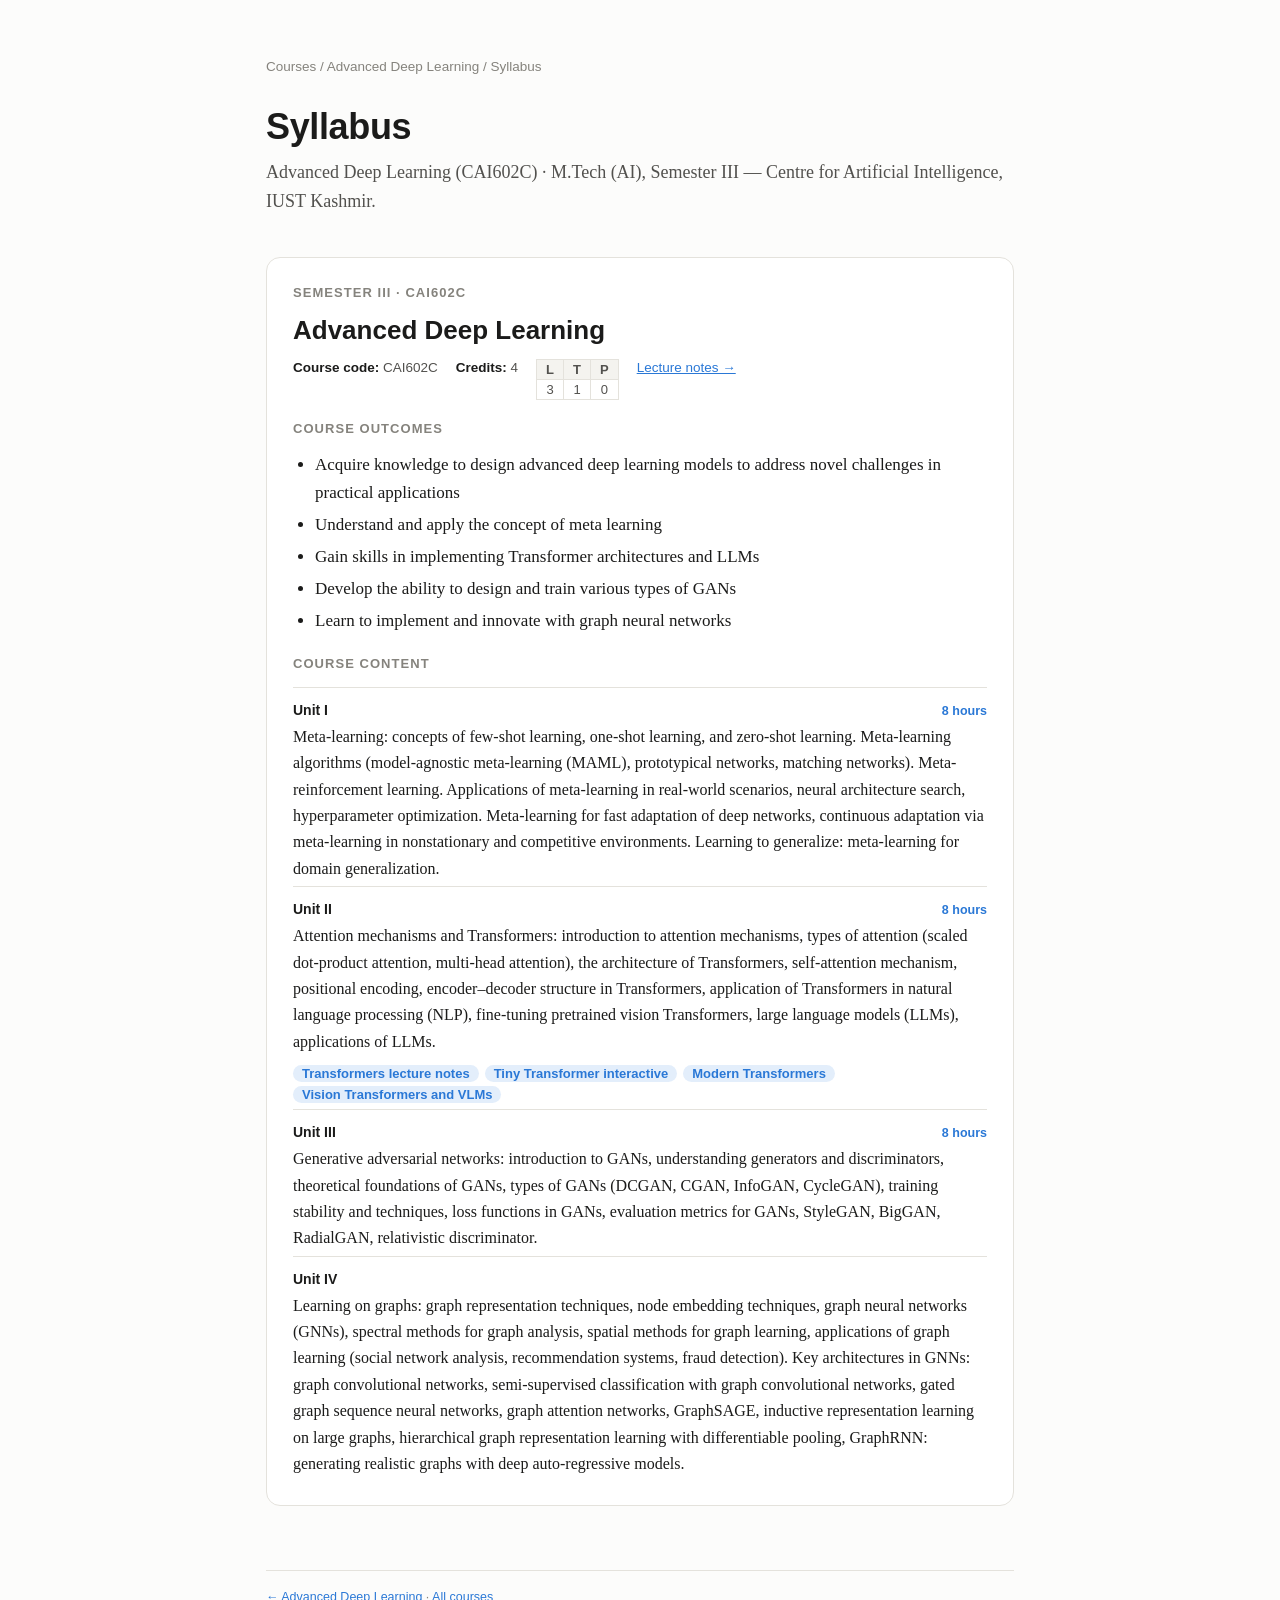
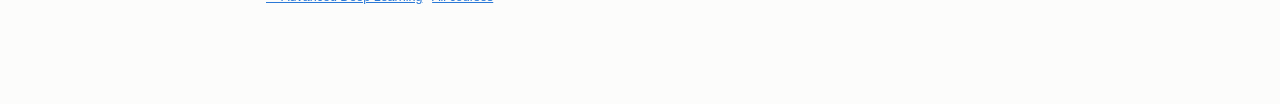
<file: courses/advanced-dl/syllabus/index.html>
<!DOCTYPE html>
<html lang="en">
<head>
<meta charset="utf-8">
<meta name="viewport" content="width=device-width, initial-scale=1">
<title>Advanced Deep Learning Syllabus</title>
<meta name="description" content="Syllabus for Advanced Deep Learning (CAI602C), M.Tech (AI), Centre for AI, IUST Kashmir.">
<link rel="stylesheet" href="../../../assets/site.css">
<style>
.course{background:var(--paper);border:1px solid var(--line);border-radius:14px;padding:24px 26px;margin:22px 0 34px;scroll-margin-top:16px}
.course h2{margin-top:0}
.course h3.ct{font-size:26px;margin:0 0 12px;line-height:1.2}
.facts{display:flex;flex-wrap:wrap;gap:8px 18px;font:13.5px/1.4 -apple-system,BlinkMacSystemFont,"Segoe UI",Inter,Roboto,sans-serif;color:var(--ink2);margin-bottom:18px}
.facts b{color:var(--ink)}
.ltp{border-collapse:collapse;font:13px sans-serif}.ltp td,.ltp th{border:1px solid var(--line);padding:2px 9px;text-align:center}.ltp th{background:var(--soft);font-weight:600}
.outcomes{margin:6px 0 18px;padding-left:22px}.outcomes li{margin:4px 0}
.unit{border-top:1px solid var(--line);padding:14px 0 4px}
.unit .uh{display:flex;justify-content:space-between;align-items:baseline;gap:12px;font:700 14px -apple-system,BlinkMacSystemFont,"Segoe UI",Inter,Roboto,sans-serif}
.unit .hrs{font-weight:600;font-size:12.5px;color:var(--accent);white-space:nowrap}
.unit p{margin:6px 0 0;font-size:16px}
.unit .notes{margin-top:8px;font:13px sans-serif}
.unit .notes a{display:inline-block;background:var(--accent-soft);color:var(--accent);border-radius:999px;padding:1px 9px;margin:2px 6px 2px 0;text-decoration:none;font-weight:600}
.pending{font:13px/1.5 sans-serif;color:var(--muted);background:var(--soft);border-radius:8px;padding:8px 12px;margin-top:12px}
.jump{display:flex;gap:10px;flex-wrap:wrap;margin:-20px 0 10px}
.jump a{font:600 13px sans-serif;text-decoration:none;border:1px solid var(--line);background:var(--paper);border-radius:999px;padding:5px 12px}
@media print{.jump,nav.crumbs{display:none}.course{break-inside:auto;border:0;padding:0}}
</style>
</head>
<body>
<div class="wrap">
  <nav class="crumbs"><a href="../../../">Courses</a> / <a href="../">Advanced Deep Learning</a> / Syllabus</nav>
  <h1>Syllabus</h1>
  <p class="lede">Advanced Deep Learning (CAI602C) · M.Tech (AI), Semester III — Centre for Artificial Intelligence, IUST Kashmir.</p>
  <section class="course">
    <h2>Semester III · CAI602C</h2>
    <h3 class="ct">Advanced Deep Learning</h3>
    <div class="facts">
      <span><b>Course code:</b> CAI602C</span><span><b>Credits:</b> 4</span>
      <table class="ltp" aria-label="Lecture, tutorial, practical hours per week"><tr><th>L</th><th>T</th><th>P</th></tr><tr><td>3</td><td>1</td><td>0</td></tr></table>
      <span><a href="../">Lecture notes →</a></span>
    </div>
    <h2>Course outcomes</h2>
    <ul class="outcomes">
      <li>Acquire knowledge to design advanced deep learning models to address novel challenges in practical applications</li>
      <li>Understand and apply the concept of meta learning</li>
      <li>Gain skills in implementing Transformer architectures and LLMs</li>
      <li>Develop the ability to design and train various types of GANs</li>
      <li>Learn to implement and innovate with graph neural networks</li>
    </ul>
    <h2>Course content</h2>
    <div class="unit"><div class="uh"><span>Unit I</span><span class="hrs">8 hours</span></div>
      <p>Meta-learning: concepts of few-shot learning, one-shot learning, and zero-shot learning. Meta-learning algorithms (model-agnostic meta-learning (MAML), prototypical networks, matching networks). Meta-reinforcement learning. Applications of meta-learning in real-world scenarios, neural architecture search, hyperparameter optimization. Meta-learning for fast adaptation of deep networks, continuous adaptation via meta-learning in nonstationary and competitive environments. Learning to generalize: meta-learning for domain generalization.</p></div>
    <div class="unit"><div class="uh"><span>Unit II</span><span class="hrs">8 hours</span></div>
      <p>Attention mechanisms and Transformers: introduction to attention mechanisms, types of attention (scaled dot-product attention, multi-head attention), the architecture of Transformers, self-attention mechanism, positional encoding, encoder–decoder structure in Transformers, application of Transformers in natural language processing (NLP), fine-tuning pretrained vision Transformers, large language models (LLMs), applications of LLMs.</p>
      <div class="notes"><a href="../transformers/">Transformers lecture notes</a><a href="../transformer-flow/">Tiny Transformer interactive</a><a href="../modern-transformers/">Modern Transformers</a><a href="../vision-language/">Vision Transformers and VLMs</a></div></div>
    <div class="unit"><div class="uh"><span>Unit III</span><span class="hrs">8 hours</span></div>
      <p>Generative adversarial networks: introduction to GANs, understanding generators and discriminators, theoretical foundations of GANs, types of GANs (DCGAN, CGAN, InfoGAN, CycleGAN), training stability and techniques, loss functions in GANs, evaluation metrics for GANs, StyleGAN, BigGAN, RadialGAN, relativistic discriminator.</p></div>
    <div class="unit"><div class="uh"><span>Unit IV</span></div>
      <p>Learning on graphs: graph representation techniques, node embedding techniques, graph neural networks (GNNs), spectral methods for graph analysis, spatial methods for graph learning, applications of graph learning (social network analysis, recommendation systems, fraud detection). Key architectures in GNNs: graph convolutional networks, semi-supervised classification with graph convolutional networks, gated graph sequence neural networks, graph attention networks, GraphSAGE, inductive representation learning on large graphs, hierarchical graph representation learning with differentiable pooling, GraphRNN: generating realistic graphs with deep auto-regressive models.</p></div>
  </section>
  <footer><a href="../">← Advanced Deep Learning</a> · <a href="../../../">All courses</a></footer>
</div>
</body>
</html>
</file>
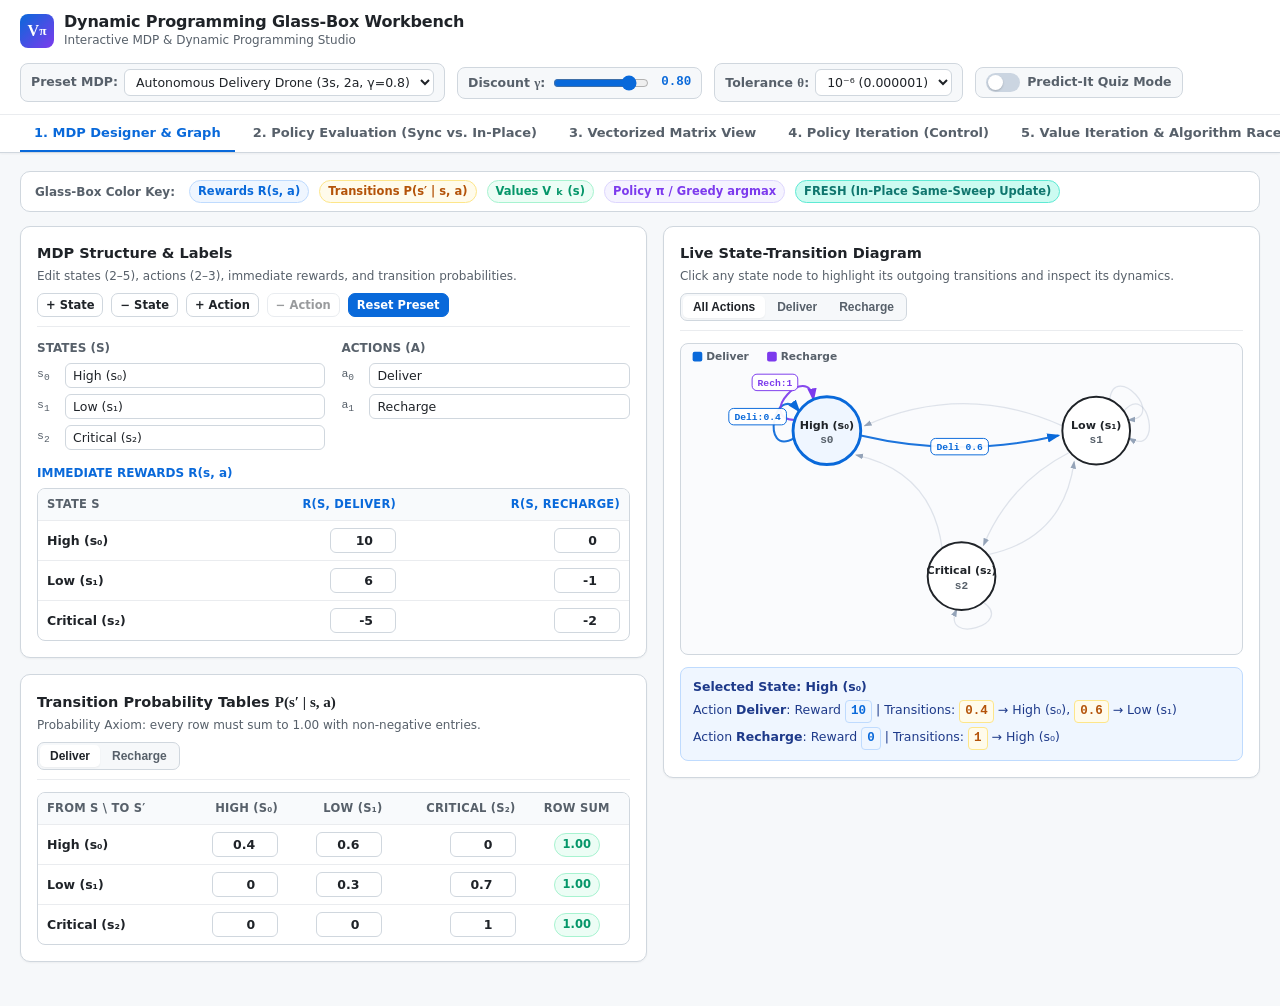
<file: courses/deep-rl/dp-workbench/index.html>
<!DOCTYPE html>
<html lang="en">
<head>
<meta charset="UTF-8">
<meta name="viewport" content="width=device-width, initial-scale=1.0">
<title>Dynamic Programming Glass-Box Workbench</title>
<style>
  /* ==========================================================================
     1. DESIGN TOKENS & SYSTEM FONT STACKS (ZERO EXTERNAL DEPENDENCIES)
     ========================================================================== */
  :root {
    --bg-page: #F6F8FA;
    --bg-card: #FFFFFF;
    --bg-subtle: #F3F4F6;
    --border: #D0D7DE;
    --border-strong: #AFB8C1;
    --ink: #1F2328;
    --muted: #57606A;
    --radius: 10px;
    --radius-sm: 6px;
    --shadow-sm: 0 1px 2px rgba(31, 35, 40, 0.05);
    --shadow-md: 0 4px 12px rgba(31, 35, 40, 0.08);

    /* Semantic Color Coding */
    --c-reward: #0969DA;
    --bg-reward: #EFF6FF;
    --bd-reward: #BFDBFE;

    --c-prob: #B45309;
    --bg-prob: #FFFBEB;
    --bd-prob: #FDE68A;

    --c-val: #059669;
    --bg-val: #ECFDF5;
    --bd-val: #A7F3D0;

    --c-pol: #7C3AED;
    --bg-pol: #F5F3FF;
    --bd-pol: #DDD6FE;

    --c-fresh: #0F766E;
    --bg-fresh: #CCFBF1;
    --bd-fresh: #5EEAD4;

    --c-danger: #CF222E;
    --bg-danger: #FFEBE9;
    --bd-danger: #FF8182;

    --font-ui: system-ui, -apple-system, "Segoe UI", Roboto, Helvetica, Arial, sans-serif;
    --font-math: "Cambria Math", Georgia, "Times New Roman", serif;
    --font-mono: ui-monospace, SFMono-Regular, Menlo, Monaco, Consolas, monospace;
  }

  *, *::before, *::after { box-sizing: border-box; }

  html, body {
    margin: 0;
    padding: 0;
    background: var(--bg-page);
    color: var(--ink);
    font-family: var(--font-ui);
    font-size: 14px;
    line-height: 1.5;
    -webkit-font-smoothing: antialiased;
  }

  /* ==========================================================================
     2. TOP CONTROL BAR & NAVIGATION TABS
     ========================================================================== */
  .topbar {
    position: sticky;
    top: 0;
    z-index: 40;
    background: var(--bg-card);
    border-bottom: 1px solid var(--border);
    box-shadow: var(--shadow-sm);
  }

  .topbar-inner {
    max-width: 1420px;
    margin: 0 auto;
    padding: 12px 20px;
    display: flex;
    flex-wrap: wrap;
    align-items: center;
    justify-content: space-between;
    gap: 14px;
  }

  .brand {
    display: flex;
    align-items: center;
    gap: 10px;
  }

  .brand-badge {
    width: 34px;
    height: 34px;
    border-radius: 8px;
    background: linear-gradient(135deg, #0969DA, #7C3AED);
    color: #fff;
    font-family: var(--font-math);
    font-weight: 700;
    font-size: 16px;
    display: flex;
    align-items: center;
    justify-content: center;
    flex-shrink: 0;
  }

  .brand h1 {
    margin: 0;
    font-size: 16px;
    font-weight: 700;
    letter-spacing: -0.01em;
    line-height: 1.2;
  }

  .brand p {
    margin: 0;
    font-size: 12px;
    color: var(--muted);
  }

  .global-controls {
    display: flex;
    flex-wrap: wrap;
    align-items: center;
    gap: 12px;
  }

  .ctrl-group {
    display: flex;
    align-items: center;
    gap: 6px;
    background: var(--bg-page);
    border: 1px solid var(--border);
    border-radius: 8px;
    padding: 5px 10px;
    font-size: 12.5px;
  }

  .ctrl-group label {
    font-weight: 600;
    color: var(--muted);
    white-space: nowrap;
  }

  select, input[type="number"], input[type="text"] {
    font-family: var(--font-ui);
    font-size: 12.5px;
    color: var(--ink);
    background: #fff;
    border: 1px solid var(--border);
    border-radius: 6px;
    padding: 4px 7px;
    outline: none;
    transition: border-color 0.15s, box-shadow 0.15s;
  }

  select:focus, input:focus {
    border-color: var(--c-reward);
    box-shadow: 0 0 0 2px rgba(9, 105, 218, 0.15);
  }

  .gamma-val {
    font-family: var(--font-mono);
    font-weight: 700;
    color: var(--c-reward);
    min-width: 34px;
    text-align: right;
  }

  input[type="range"] {
    accent-color: var(--c-reward);
    cursor: pointer;
    width: 96px;
  }

  /* Toggle Switch */
  .switch-wrap {
    display: flex;
    align-items: center;
    gap: 7px;
    cursor: pointer;
    user-select: none;
  }

  .switch {
    position: relative;
    width: 34px;
    height: 19px;
    background: #CBD5E1;
    border-radius: 999px;
    transition: background 0.2s;
    flex-shrink: 0;
  }

  .switch::after {
    content: "";
    position: absolute;
    top: 2px;
    left: 2px;
    width: 15px;
    height: 15px;
    border-radius: 50%;
    background: #fff;
    box-shadow: 0 1px 2px rgba(0,0,0,0.2);
    transition: transform 0.2s;
  }

  .switch-input { display: none; }
  .switch-input:checked + .switch { background: var(--c-pol); }
  .switch-input:checked + .switch::after { transform: translateX(15px); }

  /* Tabs Strip */
  .tabs-bar {
    background: #FFFFFF;
    border-top: 1px solid #EAECEF;
  }

  .tabs-inner {
    max-width: 1420px;
    margin: 0 auto;
    padding: 0 20px;
    display: flex;
    gap: 4px;
    overflow-x: auto;
    scrollbar-width: thin;
  }

  .tab-btn {
    appearance: none;
    border: none;
    background: transparent;
    padding: 10px 14px;
    font-family: var(--font-ui);
    font-size: 13px;
    font-weight: 600;
    color: var(--muted);
    border-bottom: 2.5px solid transparent;
    cursor: pointer;
    white-space: nowrap;
    transition: color 0.15s, border-color 0.15s, background 0.15s;
  }

  .tab-btn:hover {
    color: var(--ink);
    background: var(--bg-page);
  }

  .tab-btn.active {
    color: var(--c-reward);
    border-bottom-color: var(--c-reward);
  }

  /* ==========================================================================
     3. MAIN LAYOUT, CARDS, BUTTONS & SEMANTIC BADGES
     ========================================================================== */
  .main-wrap {
    max-width: 1420px;
    margin: 0 auto;
    padding: 18px 20px 44px;
  }

  .legend-bar {
    display: flex;
    flex-wrap: wrap;
    align-items: center;
    gap: 10px;
    margin-bottom: 14px;
    padding: 8px 14px;
    background: var(--bg-card);
    border: 1px solid var(--border);
    border-radius: var(--radius);
    font-size: 12px;
  }

  .legend-title {
    font-weight: 700;
    color: var(--muted);
    margin-right: 4px;
  }

  .pill {
    display: inline-flex;
    align-items: center;
    gap: 5px;
    padding: 2px 8px;
    border-radius: 999px;
    font-weight: 600;
    font-size: 11.5px;
    border: 1px solid transparent;
  }

  .pill-reward { color: var(--c-reward); background: var(--bg-reward); border-color: var(--bd-reward); }
  .pill-prob   { color: var(--c-prob);   background: var(--bg-prob);   border-color: var(--bd-prob); }
  .pill-val    { color: var(--c-val);    background: var(--bg-val);    border-color: var(--bd-val); }
  .pill-pol    { color: var(--c-pol);    background: var(--bg-pol);    border-color: var(--bd-pol); }
  .pill-fresh  { color: var(--c-fresh);  background: var(--bg-fresh);  border-color: var(--bd-fresh); }
  .pill-danger { color: var(--c-danger); background: var(--bg-danger); border-color: var(--bd-danger); }
  .pill-muted  { color: var(--muted);    background: var(--bg-subtle); border-color: var(--border); }

  .tab-panel { display: none; }
  .tab-panel.active { display: block; }

  .grid-2 {
    display: grid;
    grid-template-columns: minmax(0, 1.05fr) minmax(0, 1fr);
    gap: 16px;
    align-items: start;
  }

  .grid-2-eq {
    display: grid;
    grid-template-columns: minmax(0, 1fr) minmax(0, 1fr);
    gap: 16px;
    align-items: start;
  }

  @media (max-width: 1020px) {
    .grid-2, .grid-2-eq { grid-template-columns: 1fr; }
  }

  .card {
    background: var(--bg-card);
    border: 1px solid var(--border);
    border-radius: var(--radius);
    box-shadow: var(--shadow-sm);
    padding: 16px;
    margin-bottom: 16px;
  }

  .card:last-child { margin-bottom: 0; }

  .card-header {
    display: flex;
    flex-wrap: wrap;
    align-items: center;
    justify-content: space-between;
    gap: 8px;
    margin-bottom: 12px;
    padding-bottom: 9px;
    border-bottom: 1px solid #EAECEF;
  }

  .card-title {
    margin: 0;
    font-size: 14.5px;
    font-weight: 700;
    color: var(--ink);
  }

  .card-sub {
    margin: 2px 0 0;
    font-size: 12px;
    color: var(--muted);
  }

  .btn-row {
    display: flex;
    flex-wrap: wrap;
    align-items: center;
    gap: 8px;
  }

  .btn {
    appearance: none;
    border: 1px solid var(--border);
    background: #FFFFFF;
    color: var(--ink);
    font-family: var(--font-ui);
    font-size: 12.5px;
    font-weight: 600;
    padding: 6px 12px;
    border-radius: 7px;
    cursor: pointer;
    transition: all 0.14s ease;
    display: inline-flex;
    align-items: center;
    gap: 5px;
  }

  .btn:hover:not(:disabled) {
    background: var(--bg-page);
    border-color: var(--border-strong);
  }

  .btn:disabled {
    opacity: 0.45;
    cursor: not-allowed;
  }

  .btn-primary {
    background: var(--c-reward);
    border-color: var(--c-reward);
    color: #fff;
  }

  .btn-primary:hover:not(:disabled) {
    background: #0550AE;
    border-color: #0550AE;
  }

  .btn-purple {
    background: var(--c-pol);
    border-color: var(--c-pol);
    color: #fff;
  }

  .btn-purple:hover:not(:disabled) {
    background: #6D28D9;
    border-color: #6D28D9;
  }

  .btn-green {
    background: var(--c-val);
    border-color: var(--c-val);
    color: #fff;
  }

  .btn-green:hover:not(:disabled) {
    background: #047857;
    border-color: #047857;
  }

  .btn-sm {
    padding: 4px 8px;
    font-size: 11.5px;
  }

  .segmented {
    display: inline-flex;
    background: var(--bg-page);
    border: 1px solid var(--border);
    border-radius: 7px;
    padding: 2px;
    gap: 2px;
  }

  .seg-btn {
    appearance: none;
    border: none;
    background: transparent;
    padding: 4px 10px;
    font-size: 12px;
    font-weight: 600;
    color: var(--muted);
    border-radius: 5px;
    cursor: pointer;
  }

  .seg-btn.active {
    background: #fff;
    color: var(--ink);
    box-shadow: var(--shadow-sm);
  }

  .seg-btn.active-purple {
    background: var(--c-pol);
    color: #fff;
  }

  .banner-error {
    display: flex;
    flex-wrap: wrap;
    align-items: center;
    justify-content: space-between;
    gap: 10px;
    background: var(--bg-danger);
    border: 1px solid var(--bd-danger);
    color: var(--c-danger);
    padding: 10px 14px;
    border-radius: var(--radius);
    margin-bottom: 14px;
    font-size: 13px;
    font-weight: 600;
  }

  .callout {
    border-radius: 8px;
    padding: 10px 12px;
    font-size: 12.5px;
    border: 1px solid var(--border);
    background: var(--bg-page);
  }

  .callout-blue   { background: var(--bg-reward); border-color: var(--bd-reward); color: #1E3A8A; }
  .callout-purple { background: var(--bg-pol);    border-color: var(--bd-pol);    color: #4C1D95; }
  .callout-green  { background: var(--bg-val);    border-color: var(--bd-val);    color: #065F46; }
  .callout-amber  { background: var(--bg-prob);   border-color: var(--bd-prob);   color: #78350F; }

  /* ==========================================================================
     4. TABLES & MATH TYPOGRAPHY
     ========================================================================== */
  .math {
    font-family: var(--font-math);
    font-size: 1.04em;
  }

  .mono {
    font-family: var(--font-mono);
    font-variant-numeric: tabular-nums;
  }

  .tbl-wrap {
    overflow-x: auto;
    border: 1px solid var(--border);
    border-radius: 8px;
  }

  table {
    width: 100%;
    border-collapse: collapse;
    font-size: 12.5px;
  }

  th, td {
    padding: 7px 9px;
    border-bottom: 1px solid #EAECEF;
    text-align: left;
    vertical-align: middle;
  }

  tr:last-child td { border-bottom: none; }

  th {
    background: #F8FAFC;
    color: var(--muted);
    font-weight: 700;
    font-size: 11.5px;
    text-transform: uppercase;
    letter-spacing: 0.02em;
  }

  .num-cell {
    font-family: var(--font-mono);
    text-align: right;
    white-space: nowrap;
  }

  tr.clickable-row { cursor: pointer; transition: background 0.12s; }
  tr.clickable-row:hover td { background: #F8FAFC; }
  tr.row-selected td { background: #EFF6FF !important; }
  tr.row-updating td { background: #F5F3FF !important; }

  .cell-reward { background: var(--bg-reward); color: var(--c-reward); font-weight: 600; }
  .cell-prob   { background: var(--bg-prob);   color: var(--c-prob);   font-weight: 600; }
  .cell-val    { background: var(--bg-val);    color: var(--c-val);    font-weight: 700; }
  .cell-pol    { background: var(--bg-pol);    color: var(--c-pol);    font-weight: 700; }
  .cell-fresh  { background: var(--bg-fresh);  color: var(--c-fresh);  font-weight: 700; }

  .input-num {
    width: 66px;
    font-family: var(--font-mono);
    text-align: right;
    padding: 4px 6px;
  }

  .input-reward { border-color: var(--bd-reward); background: var(--bg-reward); color: var(--c-reward); font-weight: 600; }
  .input-prob   { border-color: var(--bd-prob);   background: var(--bg-prob);   color: var(--c-prob);   font-weight: 600; }

  /* Semantic inline token boxes inside Glass-Box Inspector */
  .tok {
    display: inline-block;
    padding: 1px 5px;
    border-radius: 4px;
    font-family: var(--font-mono);
    font-weight: 700;
    font-size: 12.5px;
    border: 1px solid transparent;
  }
  .tok-r     { color: var(--c-reward); background: var(--bg-reward); border-color: var(--bd-reward); }
  .tok-p     { color: var(--c-prob);   background: var(--bg-prob);   border-color: var(--bd-prob); }
  .tok-v     { color: var(--c-val);    background: var(--bg-val);    border-color: var(--bd-val); }
  .tok-pol   { color: var(--c-pol);    background: var(--bg-pol);    border-color: var(--bd-pol); }
  .tok-fresh { color: var(--c-fresh);  background: var(--bg-fresh);  border-color: var(--bd-fresh); }

  /* Glass-Box Equation Inspector */
  .eq-banner {
    background: #F8FAFC;
    border: 1px solid var(--border);
    border-radius: 8px;
    padding: 10px 14px;
    font-family: var(--font-math);
    font-size: 15px;
    text-align: center;
    margin-bottom: 12px;
    overflow-x: auto;
  }

  .branch-box {
    border: 1px solid var(--border);
    border-radius: 8px;
    padding: 10px 12px;
    margin-bottom: 10px;
    background: #FFFFFF;
  }

  .branch-box.branch-active {
    border-color: var(--c-pol);
    background: #FCFAFF;
  }

  .branch-box.branch-zero {
    opacity: 0.65;
    background: #FAFAFB;
  }

  .branch-head {
    display: flex;
    align-items: center;
    justify-content: space-between;
    gap: 8px;
    margin-bottom: 6px;
    font-size: 12.5px;
    font-weight: 700;
  }

  .formula-line {
    font-family: var(--font-mono);
    font-size: 12.5px;
    line-height: 1.9;
    word-break: break-word;
  }

  .reduction-steps {
    margin-top: 8px;
    padding-top: 8px;
    border-top: 1px dashed var(--border);
    display: grid;
    gap: 5px;
    font-size: 12.5px;
  }

  .red-step {
    display: flex;
    justify-content: space-between;
    align-items: center;
    gap: 10px;
    padding: 4px 8px;
    background: var(--bg-page);
    border-radius: 6px;
  }

  .red-step-final {
    background: var(--bg-val);
    border: 1px solid var(--bd-val);
    font-weight: 700;
  }

  /* Quiz Box */
  .quiz-box {
    background: var(--bg-pol);
    border: 1.5px solid var(--c-pol);
    border-radius: 8px;
    padding: 12px;
    margin-top: 10px;
  }

  .quiz-row {
    display: flex;
    flex-wrap: wrap;
    align-items: center;
    gap: 8px;
    margin-top: 8px;
  }

  /* ==========================================================================
     5. VISUAL MATRIX EQUATION DISPLAY (TAB 3 & TAB 4 DIFF)
     ========================================================================== */
  .matrix-eq-stage {
    display: flex;
    flex-wrap: wrap;
    align-items: center;
    justify-content: center;
    gap: 10px;
    padding: 16px 10px;
    background: #FAFBFD;
    border: 1px solid var(--border);
    border-radius: 8px;
    overflow-x: auto;
  }

  .mat-block {
    display: flex;
    flex-direction: column;
    align-items: center;
    gap: 5px;
  }

  .mat-label {
    font-family: var(--font-math);
    font-weight: 700;
    font-size: 13.5px;
    display: flex;
    align-items: center;
    gap: 5px;
  }

  .shape-tag {
    font-family: var(--font-mono);
    font-size: 10.5px;
    font-weight: 600;
    color: var(--muted);
    background: #EAECEF;
    padding: 1px 5px;
    border-radius: 4px;
  }

  .mat-bracket {
    position: relative;
    padding: 4px 6px;
    border-left: 2px solid var(--ink);
    border-right: 2px solid var(--ink);
    border-radius: 6px;
    background: #fff;
  }

  .mat-grid {
    display: grid;
    gap: 3px;
  }

  .mat-cell {
    font-family: var(--font-mono);
    font-size: 12px;
    padding: 4px 7px;
    text-align: right;
    border-radius: 4px;
    min-width: 56px;
    transition: background 0.12s, transform 0.12s;
  }

  .mat-cell.hl-row {
    outline: 2px solid var(--c-pol);
    background: var(--bg-pol) !important;
    color: var(--c-pol) !important;
    font-weight: 700;
  }

  .mat-cell.hl-vec {
    outline: 1.5px solid var(--c-val);
    background: var(--bg-val) !important;
    color: var(--c-val) !important;
    font-weight: 700;
  }

  .mat-op {
    font-family: var(--font-math);
    font-size: 20px;
    font-weight: 700;
    color: var(--muted);
    padding: 0 2px;
  }

  /* KPI Strip */
  .kpi-strip {
    display: grid;
    grid-template-columns: repeat(auto-fit, minmax(130px, 1fr));
    gap: 10px;
    margin-bottom: 12px;
  }

  .kpi-box {
    background: var(--bg-page);
    border: 1px solid var(--border);
    border-radius: 8px;
    padding: 8px 10px;
  }

  .kpi-label {
    font-size: 11px;
    font-weight: 700;
    text-transform: uppercase;
    color: var(--muted);
  }

  .kpi-val {
    font-family: var(--font-mono);
    font-size: 16px;
    font-weight: 700;
    color: var(--ink);
    margin-top: 2px;
  }

  /* SVG Containers */
  .svg-stage {
    width: 100%;
    background: #FAFBFD;
    border: 1px solid var(--border);
    border-radius: 8px;
    overflow: hidden;
  }

  .svg-stage svg {
    display: block;
    width: 100%;
    height: auto;
  }

  .policy-bar {
    display: flex;
    flex-wrap: wrap;
    align-items: center;
    gap: 10px;
    padding: 10px 12px;
    background: var(--bg-pol);
    border: 1px solid var(--bd-pol);
    border-radius: 8px;
    margin-bottom: 12px;
  }

  .policy-item {
    display: flex;
    align-items: center;
    gap: 6px;
    background: #fff;
    padding: 4px 8px;
    border-radius: 7px;
    border: 1px solid var(--bd-pol);
    font-size: 12px;
    font-weight: 600;
  }

  .q-clickable {
    cursor: pointer;
    transition: background 0.12s;
  }
  .q-clickable:hover {
    outline: 2px solid var(--c-reward);
    outline-offset: -2px;
  }

  details.derivation-box {
    background: #FAFBFD;
    border: 1px solid var(--border);
    border-radius: 8px;
    padding: 10px 14px;
    margin-bottom: 14px;
  }

  details.derivation-box summary {
    cursor: pointer;
    font-weight: 700;
    font-size: 13px;
    color: var(--c-reward);
  }

  .deriv-list {
    margin: 10px 0 0;
    padding-left: 18px;
    font-size: 12.5px;
    display: grid;
    gap: 6px;
  }

  .hidden { display: none !important; }
</style>
</head>
<body>

<!-- ========================================================================
     TOP CONTROL BAR
     ======================================================================== -->
<header class="topbar">
  <div class="topbar-inner">
    <div class="brand">
      <div class="brand-badge">V<sup>π</sup></div>
      <div>
        <h1>Dynamic Programming Glass-Box Workbench</h1>
        <p>Interactive MDP &amp; Dynamic Programming Studio</p>
      </div>
    </div>

    <div class="global-controls">
      <div class="ctrl-group">
        <label for="presetSelect">Preset MDP:</label>
        <select id="presetSelect">
          <option value="drone">Autonomous Delivery Drone (3s, 2a, γ=0.8)</option>
          <option value="robot">Recycling Robot (2s, 2a, γ=0.9)</option>
          <option value="corridor">Slippery 4-State Corridor (4s, 2a, γ=0.9)</option>
        </select>
      </div>

      <div class="ctrl-group" title="Drag discount factor γ to observe value contraction and optimal policy flips">
        <label for="gammaSlider">Discount <span class="math">γ</span>:</label>
        <input type="range" id="gammaSlider" min="0" max="0.95" step="0.05" value="0.80">
        <span id="gammaDisplay" class="gamma-val">0.80</span>
      </div>

      <div class="ctrl-group">
        <label for="thetaSelect">Tolerance <span class="math">θ</span>:</label>
        <select id="thetaSelect">
          <option value="1e-2">10⁻² (0.01)</option>
          <option value="1e-4">10⁻⁴ (0.0001)</option>
          <option value="1e-6" selected>10⁻⁶ (0.000001)</option>
        </select>
      </div>

      <div class="ctrl-group" title="Pause before revealing state updates so you can calculate V(s) by hand">
        <label class="switch-wrap">
          <input type="checkbox" id="quizToggle" class="switch-input">
          <span class="switch"></span>
          <span>Predict-It Quiz Mode</span>
        </label>
      </div>
    </div>
  </div>

  <!-- 5-Tab Navigation Bar -->
  <nav class="tabs-bar" aria-label="Workbench Sections">
    <div class="tabs-inner" id="tabButtons">
      <button class="tab-btn active" data-tab="tab1">1. MDP Designer &amp; Graph</button>
      <button class="tab-btn" data-tab="tab2">2. Policy Evaluation (Sync vs. In-Place)</button>
      <button class="tab-btn" data-tab="tab3">3. Vectorized Matrix View</button>
      <button class="tab-btn" data-tab="tab4">4. Policy Iteration (Control)</button>
      <button class="tab-btn" data-tab="tab5">5. Value Iteration &amp; Algorithm Race</button>
    </div>
  </nav>
</header>

<!-- ========================================================================
     MAIN WORKSPACE
     ======================================================================== -->
<main class="main-wrap">

  <!-- Semantic Color Legend -->
  <div class="legend-bar">
    <span class="legend-title">Glass-Box Color Key:</span>
    <span class="pill pill-reward">Rewards R(s, a)</span>
    <span class="pill pill-prob">Transitions P(s′ | s, a)</span>
    <span class="pill pill-val">Values V<sub>k</sub>(s)</span>
    <span class="pill pill-pol">Policy π / Greedy argmax</span>
    <span class="pill pill-fresh">FRESH (In-Place Same-Sweep Update)</span>
  </div>

  <!-- Validation Warning Banner (Shown if any P row sum != 1) -->
  <div id="validationBanner" class="banner-error hidden">
    <span id="validationText">Invalid transition probabilities detected.</span>
    <div class="btn-row">
      <button class="btn btn-sm" id="btnFixNormalizeAll">Normalize All Invalid Rows</button>
      <button class="btn btn-sm" id="btnJumpDesigner">Go to MDP Designer</button>
    </div>
  </div>

  <!-- ======================================================================
       TAB 1: MDP DESIGNER & INTERACTIVE SVG GRAPH
       ====================================================================== -->
  <section id="tab1" class="tab-panel active">
    <div class="grid-2">
      <!-- Left: Editable MDP Tables -->
      <div>
        <div class="card">
          <div class="card-header">
            <div>
              <h2 class="card-title">MDP Structure &amp; Labels</h2>
              <p class="card-sub">Edit states (2–5), actions (2–3), immediate rewards, and transition probabilities.</p>
            </div>
            <div class="btn-row">
              <button class="btn btn-sm" id="btnAddState">+ State</button>
              <button class="btn btn-sm" id="btnRemState">− State</button>
              <button class="btn btn-sm" id="btnAddAction">+ Action</button>
              <button class="btn btn-sm" id="btnRemAction">− Action</button>
              <button class="btn btn-sm btn-primary" id="btnResetPreset">Reset Preset</button>
            </div>
          </div>

          <div class="grid-2-eq" style="margin-bottom:14px;">
            <div>
              <div style="font-size:12px;font-weight:700;color:var(--muted);margin-bottom:6px;">STATES (S)</div>
              <div id="stateNameInputs" style="display:grid;gap:6px;"></div>
            </div>
            <div>
              <div style="font-size:12px;font-weight:700;color:var(--muted);margin-bottom:6px;">ACTIONS (A)</div>
              <div id="actionNameInputs" style="display:grid;gap:6px;"></div>
            </div>
          </div>

          <div style="font-size:12px;font-weight:700;color:var(--c-reward);margin-bottom:6px;">
            IMMEDIATE REWARDS R(s, a)
          </div>
          <div class="tbl-wrap" id="rewardTableContainer"></div>
        </div>

        <div class="card">
          <div class="card-header">
            <div>
              <h2 class="card-title">Transition Probability Tables <span class="math">P(s′ | s, a)</span></h2>
              <p class="card-sub">Probability Axiom: every row must sum to 1.00 with non-negative entries.</p>
            </div>
            <div class="segmented" id="designerActionTabs"></div>
          </div>
          <div class="tbl-wrap" id="probTableContainer"></div>
        </div>
      </div>

      <!-- Right: Interactive State-Transition Graph -->
      <div>
        <div class="card">
          <div class="card-header">
            <div>
              <h2 class="card-title">Live State-Transition Diagram</h2>
              <p class="card-sub">Click any state node to highlight its outgoing transitions and inspect its dynamics.</p>
            </div>
            <div class="segmented" id="graphActionFilter"></div>
          </div>
          <div class="svg-stage" id="designerGraphStage"></div>
          <div id="designerNodeSummary" class="callout callout-blue" style="margin-top:12px;"></div>
        </div>
      </div>
    </div>
  </section>

  <!-- ======================================================================
       TAB 2: POLICY EVALUATION (SYNCHRONOUS VS. IN-PLACE)
       ====================================================================== -->
  <section id="tab2" class="tab-panel">
    <div class="card">
      <div class="card-header">
        <div>
          <h2 class="card-title">Policy Evaluation (Prediction): Grading a Frozen Policy <span class="math">π</span></h2>
          <p class="card-sub">Step one state at a time to see Synchronous (Two-Array) vs. In-Place (One-Array) backups in action.</p>
        </div>
        <div class="segmented" id="evalModeToggle">
          <button class="seg-btn active" data-mode="sync">Synchronous (Two-Array)</button>
          <button class="seg-btn" data-mode="inplace">In-Place (One-Array)</button>
        </div>
      </div>

      <!-- Frozen Policy Picker -->
      <div class="policy-bar" id="evalPolicyBar"></div>

      <!-- Step Controls -->
      <div class="btn-row" style="justify-content:space-between;">
        <div class="btn-row">
          <button class="btn btn-purple" id="btnEvalStepState">Step 1 State (Micro-Step)</button>
          <button class="btn btn-primary" id="btnEvalStepSweep">Step 1 Full Sweep (k → k+1)</button>
          <button class="btn btn-green" id="btnEvalRunAll">Run to Convergence</button>
          <button class="btn" id="btnEvalReset">Reset V₀ = 0</button>
        </div>
        <div id="evalStatusBadge"></div>
      </div>
    </div>

    <div class="grid-2">
      <!-- Left: Graph + Live Value Table -->
      <div>
        <div class="card">
          <div class="card-header">
            <h2 class="card-title">Live Value Map &amp; Active Policy Graph</h2>
            <span class="pill pill-muted">Click any state to inspect</span>
          </div>
          <div class="svg-stage" id="evalGraphStage"></div>
        </div>

        <div class="card">
          <div class="card-header">
            <h2 class="card-title">State-Value Table <span class="math">V<sub>k</sub>(s)</span></h2>
            <span id="evalSweepCounter" class="pill pill-val">Sweep k = 0</span>
          </div>
          <div class="kpi-strip" id="evalKpis"></div>
          <div class="tbl-wrap" id="evalValueTable"></div>
        </div>
      </div>

      <!-- Right: Glass-Box Equation Inspector -->
      <div>
        <div class="card">
          <div class="card-header">
            <div>
              <h2 class="card-title">Glass-Box Equation Inspector</h2>
              <p class="card-sub" id="evalInspectorSubtitle">Live color-coded Bellman Expectation arithmetic.</p>
            </div>
            <div class="btn-row" id="evalInspectStatePills"></div>
          </div>
          <div id="evalGlassBox"></div>
        </div>
      </div>
    </div>

    <!-- Bottom: Contraction Chart -->
    <div class="card">
      <div class="card-header">
        <div>
          <h2 class="card-title">Max-Norm Contraction Chart: <span class="math">Δ<sub>k</sub> = ‖V<sub>k</sub> − V<sub>k−1</sub>‖<sub>∞</sub></span></h2>
          <p class="card-sub">Compares observed sweep change Δ<sub>k</sub> against the theoretical γ-contraction envelope γ<sup>k−1</sup>Δ<sub>1</sub> and tolerance θ.</p>
        </div>
        <div class="segmented" id="evalChartScale">
          <button class="seg-btn active" data-scale="linear">Linear Y</button>
          <button class="seg-btn" data-scale="log">Log₁₀ Y</button>
        </div>
      </div>
      <div class="svg-stage" id="evalChartStage"></div>
    </div>
  </section>

  <!-- ======================================================================
       TAB 3: VECTORIZED MATRIX VIEW
       ====================================================================== -->
  <section id="tab3" class="tab-panel">
    <div class="card">
      <div class="card-header">
        <div>
          <h2 class="card-title">Vectorized Synchronous Policy Evaluation: <span class="math">v<sub>k+1</sub> = r<sup>π</sup> + γ P<sup>π</sup> v<sub>k</sub></span></h2>
          <p class="card-sub">Hover over any state row below to trace the exact matrix-vector dot product across r<sup>π</sup>, P<sup>π</sup>, and v<sub>k</sub>.</p>
        </div>
        <div class="btn-row">
          <button class="btn btn-primary" id="btnVecStep">Step Sweep (k → k+1)</button>
          <button class="btn btn-green" id="btnVecRun">Run to Convergence</button>
          <button class="btn" id="btnVecReset">Reset v₀ = 0</button>
        </div>
      </div>

      <div class="policy-bar" id="vecPolicyBar"></div>

      <details class="derivation-box">
        <summary>5-Step Algebraic Derivation Recap (Scalar Bellman Equation → Matrix Equation)</summary>
        <ol class="deriv-list">
          <li><strong>Index states</strong> s<sub>0</sub>, …, s<sub>N−1</sub>: write V<sup>π</sup>(s<sub>i</sub>) = ∑<sub>a</sub> π(a | s<sub>i</sub>) [ R(s<sub>i</sub>, a) + γ ∑<sub>j</sub> P(s<sub>j</sub> | s<sub>i</sub>, a) V<sup>π</sup>(s<sub>j</sub>) ].</li>
          <li><strong>Distribute π(a | s<sub>i</sub>)</strong> across the bracket to split immediate reward from discounted next-state value.</li>
          <li><strong>Swap the two finite sums</strong> ∑<sub>a</sub> and ∑<sub>j</sub> in the second term, factoring V<sup>π</sup>(s<sub>j</sub>) outside the inner action sum.</li>
          <li><strong>Collapse action sums</strong> into policy-averaged tables: <span class="tok tok-r">r<sup>π</sup>[i] = ∑<sub>a</sub> π(a|s<sub>i</sub>) R(s<sub>i</sub>,a)</span> and <span class="tok tok-p">P<sup>π</sup>[i,j] = ∑<sub>a</sub> π(a|s<sub>i</sub>) P(s<sub>j</sub>|s<sub>i</sub>,a)</span>.</li>
          <li><strong>Stack all N scalar equations</strong> vertically to obtain <span class="math">v<sup>π</sup> = r<sup>π</sup> + γ P<sup>π</sup> v<sup>π</sup></span>, then turn into the sweep update <span class="math">v<sub>k+1</sub> = r<sup>π</sup> + γ P<sup>π</sup> v<sub>k</sub></span>.</li>
        </ol>
      </details>

      <!-- Visual Matrix Equation -->
      <div id="vecMatrixStage"></div>

      <!-- Hover Dot-Product Inspector -->
      <div id="vecRowInspector" class="callout callout-purple" style="margin-top:12px;"></div>
    </div>

    <!-- Exact Matrix Inverse Comparison -->
    <div class="card">
      <div class="card-header">
        <div>
          <h2 class="card-title">Exact Linear Algebra Check: <span class="math">v<sup>π</sup> = (I − γ P<sup>π</sup>)<sup>−1</sup> r<sup>π</sup></span></h2>
          <p class="card-sub">Solved directly via built-in Gaussian elimination with partial pivoting and compared against iterative sweeps.</p>
        </div>
        <button class="btn btn-purple" id="btnToggleExact">Compare with Exact Matrix Inverse</button>
      </div>
      <div id="vecExactPanel"></div>
    </div>
  </section>

  <!-- ======================================================================
       TAB 4: POLICY ITERATION (CONTROL)
       ====================================================================== -->
  <section id="tab4" class="tab-panel">
    <div class="card">
      <div class="card-header">
        <div>
          <h2 class="card-title">Policy Iteration (Control): <span class="math">π<sub>0</sub> →<sup>E</sup> V<sup>π₀</sup> →<sup>I</sup> π<sub>1</sub> →<sup>E</sup> … → π*</span></h2>
          <p class="card-sub">Alternate full Policy Evaluation, One-Step Lookahead Q<sup>π</sup>(s, a), and Greedy Policy Improvement until stability.</p>
        </div>
        <div id="piStatusBadge"></div>
      </div>

      <div class="btn-row">
        <button class="btn btn-primary" id="btnPiEval">1. Evaluate Current π<sub>m</sub> (Full Eval)</button>
        <button class="btn btn-purple" id="btnPiLookahead">2. Compute Lookahead Q<sup>π<sub>m</sub></sup>(s, a)</button>
        <button class="btn btn-green" id="btnPiImprove">3. Improve Policy (π<sub>m</sub> → π<sub>m+1</sub>)</button>
        <button class="btn" id="btnPiRunFull">Run Full Policy Iteration</button>
        <button class="btn" id="btnPiReset">Reset to Initial π₀</button>
      </div>
    </div>

    <div class="grid-2">
      <!-- Left: Lookahead Q Table + Policy-Induced Matrix Diff -->
      <div>
        <div class="card">
          <div class="card-header">
            <div>
              <h2 class="card-title">One-Step Lookahead Table <span class="math">Q<sup>π<sub>m</sub></sup>(s, a)</span></h2>
              <p class="card-sub">Click any Q(s, a) cell to inspect its Glass-Box arithmetic on the right.</p>
            </div>
            <span id="piIterBadge" class="pill pill-pol">Outer Iter m = 0</span>
          </div>
          <div class="tbl-wrap" id="piQTable"></div>
        </div>

        <div class="card">
          <div class="card-header">
            <div>
              <h2 class="card-title">Policy-Induced Matrix Diff: <span class="math">P<sup>π<sub>m</sub></sup> &amp; r<sup>π<sub>m</sub></sup></span> vs. <span class="math">P<sup>π<sub>m+1</sub></sup> &amp; r<sup>π<sub>m+1</sub></sup></span></h2>
              <p class="card-sub">Updating π swaps which rows are pulled into P<sup>π</sup> and r<sup>π</sup> — raw environment physics P(s′ | s, a) NEVER change.</p>
            </div>
          </div>
          <div id="piMatrixDiff"></div>
        </div>
      </div>

      <!-- Right: Glass-Box Lookahead Inspector + Theorem Verification Log -->
      <div>
        <div class="card">
          <div class="card-header">
            <div>
              <h2 class="card-title">Glass-Box Lookahead Inspector</h2>
              <p class="card-sub">Exact breakdown of Q<sup>π<sub>m</sub></sup>(s, a) = R(s, a) + γ ∑ P(s′ | s, a) V<sup>π<sub>m</sub></sup>(s′).</p>
            </div>
          </div>
          <div id="piGlassBox"></div>
        </div>

        <div class="card">
          <div class="card-header">
            <div>
              <h2 class="card-title">Policy Improvement Theorem Verification Log</h2>
              <p class="card-sub">Verifies V<sup>π<sub>m</sub></sup>(s) ≥ V<sup>π<sub>m−1</sub></sup>(s) component-wise at every outer iteration.</p>
            </div>
          </div>
          <div class="tbl-wrap" id="piLogTable"></div>
        </div>
      </div>
    </div>
  </section>

  <!-- ======================================================================
       TAB 5: VALUE ITERATION & 4-WAY ALGORITHM RACE
       ====================================================================== -->
  <section id="tab5" class="tab-panel">
    <div class="card">
      <div class="card-header">
        <div>
          <h2 class="card-title">Value Iteration: Direct Bellman Optimality Backups</h2>
          <p class="card-sub">Truncates policy evaluation to 1 sweep by folding max<sub>a</sub> directly into V<sub>k+1</sub>(s).</p>
        </div>
        <div id="viStatusBadge"></div>
      </div>

      <div class="btn-row">
        <button class="btn btn-purple" id="btnViStepState">Step 1 State (Micro-Step)</button>
        <button class="btn btn-primary" id="btnViStepSweep">Step 1 Sweep (k → k+1)</button>
        <button class="btn btn-green" id="btnViRunAll">Run to Convergence</button>
        <button class="btn" id="btnViReset">Reset V₀ = 0</button>
      </div>
    </div>

    <div class="grid-2">
      <!-- Left: VI State/Q/Greedy Table -->
      <div>
        <div class="card">
          <div class="card-header">
            <h2 class="card-title">Competing Action Branches &amp; Implicit Greedy Policy</h2>
            <span id="viSweepBadge" class="pill pill-val">Sweep k = 0</span>
          </div>
          <div class="kpi-strip" id="viKpis"></div>
          <div class="tbl-wrap" id="viTable"></div>
        </div>
      </div>

      <!-- Right: Glass-Box VI Inspector -->
      <div>
        <div class="card">
          <div class="card-header">
            <div>
              <h2 class="card-title">Glass-Box Optimality Inspector (<span class="math">max<sub>a</sub></span>)</h2>
              <p class="card-sub">Shows all competing action branches inside the Bellman Optimality backup.</p>
            </div>
            <div class="btn-row" id="viInspectStatePills"></div>
          </div>
          <div id="viGlassBox"></div>
        </div>
      </div>
    </div>

    <!-- Bottom: 4-Way Algorithm Race -->
    <div class="card">
      <div class="card-header">
        <div>
          <h2 class="card-title">4-Way Algorithm Race (Current MDP, γ, and θ)</h2>
          <p class="card-sub">Compares Synchronous Policy Eval, In-Place Policy Eval, Policy Iteration, and Value Iteration side by side against the exact matrix inverse of π*.</p>
        </div>
        <div class="btn-row">
          <div class="segmented" id="raceChartScale">
            <button class="seg-btn active" data-scale="log">Log₁₀ Y</button>
            <button class="seg-btn" data-scale="linear">Linear Y</button>
          </div>
          <button class="btn btn-purple" id="btnRunRace">Run 4-Way Race</button>
        </div>
      </div>
      <div id="raceOutput"></div>
    </div>
  </section>

</main>

<script>
(() => {
  'use strict';

  /* ========================================================================
     1. CURATED MDP PRESETS
     ======================================================================== */
  const PRESETS = {
    drone: {
      name: 'Autonomous Delivery Drone',
      gamma: 0.80,
      states: ['High (s₀)', 'Low (s₁)', 'Critical (s₂)'],
      actions: ['Deliver', 'Recharge'],
      // R[a][s]
      R: [
        [10, 6, -5],
        [0, -1, -2]
      ],
      // P[a][s][sNext]
      P: [
        [
          [0.4, 0.6, 0.0],
          [0.0, 0.3, 0.7],
          [0.0, 0.0, 1.0]
        ],
        [
          [1.0, 0.0, 0.0],
          [0.8, 0.2, 0.0],
          [0.5, 0.5, 0.0]
        ]
      ],
      defaultEvalPolicy: [0, 0, 1],
      defaultPiInit: [1, 1, 1]
    },
    robot: {
      name: 'Recycling Robot',
      gamma: 0.90,
      states: ['High (s₀)', 'Low (s₁)'],
      actions: ['Search', 'Wait / Recharge'],
      R: [
        [4, 1],
        [1, 0]
      ],
      P: [
        [
          [0.7, 0.3],
          [0.4, 0.6]
        ],
        [
          [1.0, 0.0],
          [0.9, 0.1]
        ]
      ],
      defaultEvalPolicy: [1, 1],
      defaultPiInit: [1, 1]
    },
    corridor: {
      name: 'Slippery 4-State Corridor',
      gamma: 0.90,
      states: ['Start (s₀)', 'Cell 1 (s₁)', 'Cell 2 (s₂)', 'Goal (s₃)'],
      actions: ['Move Right', 'Move Left'],
      R: [
        [-0.5, -0.5, 2.0, 10.0],
        [-1.0, -0.5, -0.5, 0.0]
      ],
      P: [
        [
          [0.2, 0.8, 0.0, 0.0],
          [0.0, 0.2, 0.8, 0.0],
          [0.0, 0.0, 0.2, 0.8],
          [0.8, 0.0, 0.0, 0.2]
        ],
        [
          [1.0, 0.0, 0.0, 0.0],
          [0.8, 0.2, 0.0, 0.0],
          [0.0, 0.8, 0.2, 0.0],
          [0.0, 0.0, 0.8, 0.2]
        ]
      ],
      defaultEvalPolicy: [1, 1, 1, 1],
      defaultPiInit: [1, 1, 1, 1]
    }
  };

  const MAX_SWEEPS = 500;
  const TIE_EPS = 1e-10;

  /* ========================================================================
     2. APPLICATION STATE
     ======================================================================== */
  const app = {
    presetKey: 'drone',
    activeTab: 'tab1',
    gamma: 0.80,
    theta: 1e-6,
    quizMode: false,

    // Active editable MDP
    mdp: null,

    // Tab 1 UI state
    designerActionTab: 0,
    graphActionFilter: -1, // -1 = All Actions
    designerSelectedNode: 0,

    // Tab 2: Policy Evaluation state
    evalState: null,
    evalChartScale: 'linear',

    // Tab 3: Vectorized Matrix state
    vecState: null,

    // Tab 4: Policy Iteration state
    piState: null,

    // Tab 5: Value Iteration & Race state
    viState: null,
    raceState: null,
    raceChartScale: 'log'
  };

  /* ========================================================================
     3. UTILITY & EXACT LINEAR ALGEBRA FUNCTIONS
     ======================================================================== */
  const clone = (obj) => JSON.parse(JSON.stringify(obj));

  function fmt(x, digits = 4) {
    if (x === null || x === undefined || Number.isNaN(x)) return '—';
    const cleaned = Math.abs(x) < 1e-12 ? 0 : x;
    return cleaned.toFixed(digits);
  }

  function fmtShort(x) {
    if (x === null || x === undefined || Number.isNaN(x)) return '—';
    const cleaned = Math.abs(x) < 1e-12 ? 0 : x;
    if (Math.abs(cleaned) > 0 && Math.abs(cleaned) < 1e-3) return cleaned.toExponential(2);
    return Number(cleaned.toFixed(2)).toString();
  }

  function fmtDelta(x) {
    if (x === null || x === undefined) return '—';
    if (x === 0) return '0.0000';
    if (x < 1e-4) return x.toExponential(2);
    return x.toFixed(4);
  }

  function escHtml(str) {
    return String(str)
      .replace(/&/g, '&amp;')
      .replace(/</g, '&lt;')
      .replace(/>/g, '&gt;')
      .replace(/"/g, '&quot;');
  }

  function zeros(n) { return Array(n).fill(0); }

  function maxNormDiff(a, b) {
    let m = 0;
    for (let i = 0; i < a.length; i++) {
      const d = Math.abs(a[i] - b[i]);
      if (d > m) m = d;
    }
    return m;
  }

  /**
   * Exact linear solver Ax = b using Gaussian elimination with partial pivoting.
   * Returns solution vector x, or null if matrix is singular.
   */
  function solveLinearSystem(A, b) {
    const n = b.length;
    const M = A.map((row, i) => [...row, b[i]]);

    for (let col = 0; col < n; col++) {
      // Partial pivoting
      let pivotRow = col;
      let maxAbs = Math.abs(M[col][col]);
      for (let r = col + 1; r < n; r++) {
        const val = Math.abs(M[r][col]);
        if (val > maxAbs) {
          maxAbs = val;
          pivotRow = r;
        }
      }
      if (maxAbs < 1e-12) return null;

      if (pivotRow !== col) {
        const tmp = M[col];
        M[col] = M[pivotRow];
        M[pivotRow] = tmp;
      }

      // Eliminate below
      const pivot = M[col][col];
      for (let r = col + 1; r < n; r++) {
        const factor = M[r][col] / pivot;
        M[r][col] = 0;
        for (let c = col + 1; c <= n; c++) {
          M[r][c] -= factor * M[col][c];
        }
      }
    }

    // Back-substitution
    const x = zeros(n);
    for (let r = n - 1; r >= 0; r--) {
      let sum = M[r][n];
      for (let c = r + 1; c < n; c++) {
        sum -= M[r][c] * x[c];
      }
      x[r] = sum / M[r][r];
    }
    return x;
  }

  function buildInducedMatrices(policy) {
    const N = app.mdp.states.length;
    const rPi = zeros(N);
    const PPi = Array.from({ length: N }, () => zeros(N));
    for (let s = 0; s < N; s++) {
      const a = policy[s];
      rPi[s] = app.mdp.R[a][s];
      for (let sp = 0; sp < N; sp++) {
        PPi[s][sp] = app.mdp.P[a][s][sp];
      }
    }
    return { rPi, PPi };
  }

  /**
   * Computes exact v^pi = (I - gamma * P^pi)^(-1) * r^pi
   */
  function solveExactPolicyValue(policy) {
    const N = app.mdp.states.length;
    const { rPi, PPi } = buildInducedMatrices(policy);
    const A = Array.from({ length: N }, (_, i) =>
      Array.from({ length: N }, (_, j) => (i === j ? 1 : 0) - app.gamma * PPi[i][j])
    );
    return solveLinearSystem(A, rPi);
  }

  function validateMDP() {
    const N = app.mdp.states.length;
    const A = app.mdp.actions.length;
    const invalidRows = [];
    for (let a = 0; a < A; a++) {
      for (let s = 0; s < N; s++) {
        let sum = 0;
        let hasNeg = false;
        for (let sp = 0; sp < N; sp++) {
          const val = app.mdp.P[a][s][sp];
          if (Number.isNaN(val) || val < -1e-9) hasNeg = true;
          sum += val;
        }
        if (hasNeg || Math.abs(sum - 1) > 1e-6) {
          invalidRows.push({ a, s, sum, hasNeg });
        }
      }
    }
    return { valid: invalidRows.length === 0, invalidRows };
  }

  function computeActionBranch(s, a, VVec, freshFlags = null) {
    const N = app.mdp.states.length;
    const r = app.mdp.R[a][s];
    const terms = [];
    let expNext = 0;
    for (let sp = 0; sp < N; sp++) {
      const p = app.mdp.P[a][s][sp];
      const v = VVec[sp];
      expNext += p * v;
      terms.push({
        sp,
        stateName: app.mdp.states[sp],
        p,
        v,
        prod: p * v,
        isFresh: freshFlags ? Boolean(freshFlags[sp]) : false
      });
    }
    const disc = app.gamma * expNext;
    const total = r + disc;
    return { s, a, r, terms, expNext, disc, total };
  }

  /* ========================================================================
     4. INITIALIZATION & RESET LOGIC
     ======================================================================== */
  function loadPreset(key) {
    app.presetKey = key;
    const p = PRESETS[key];
    app.gamma = p.gamma;
    app.mdp = {
      states: [...p.states],
      actions: [...p.actions],
      R: clone(p.R),
      P: clone(p.P),
      defaultEvalPolicy: [...p.defaultEvalPolicy],
      defaultPiInit: [...p.defaultPiInit]
    };
    app.designerActionTab = 0;
    app.graphActionFilter = -1;
    app.designerSelectedNode = 0;

    document.getElementById('presetSelect').value = key;
    document.getElementById('gammaSlider').value = p.gamma.toFixed(2);
    document.getElementById('gammaDisplay').textContent = p.gamma.toFixed(2);

    resetAllSimulations(true);
    renderAll();
  }

  function clampPolicyArray(arr, N, A, fallbackVal = 0) {
    const out = [];
    for (let s = 0; s < N; s++) {
      const v = arr && arr[s] !== undefined ? arr[s] : fallbackVal;
      out.push(v >= 0 && v < A ? v : 0);
    }
    return out;
  }

  function resetEvalState(useDefaultPolicy = false) {
    const N = app.mdp.states.length;
    const A = app.mdp.actions.length;
    const prevMode = app.evalState ? app.evalState.mode : 'sync';
    const prevPolicy = !useDefaultPolicy && app.evalState
      ? clampPolicyArray(app.evalState.policy, N, A, 0)
      : clampPolicyArray(app.mdp.defaultEvalPolicy, N, A, 0);

    app.evalState = {
      policy: prevPolicy,
      mode: prevMode,
      k: 0,
      subState: 0,
      V_old: zeros(N),
      V_curr: zeros(N),
      V_next: zeros(N),
      updatedInSweep: Array(N).fill(false),
      selectedState: 0,
      lastStepInfo: null,
      history: [{ k: 0, V: zeros(N), delta: null }],
      converged: false,
      quizPending: null
    };
  }

  function resetVecState() {
    const N = app.mdp.states.length;
    const policy = app.evalState ? [...app.evalState.policy] : clampPolicyArray(app.mdp.defaultEvalPolicy, N, app.mdp.actions.length, 0);
    app.vecState = {
      policy,
      k: 0,
      v_prev: null,
      v_curr: zeros(N),
      Pv: null,
      gPv: null,
      delta: null,
      converged: false,
      hoveredRow: 0,
      showExact: false
    };
  }

  function resetPiState(useDefaultInit = false) {
    const N = app.mdp.states.length;
    const A = app.mdp.actions.length;
    const initPol = useDefaultInit
      ? clampPolicyArray(app.mdp.defaultPiInit, N, A, A - 1)
      : clampPolicyArray(app.mdp.defaultPiInit, N, A, A - 1);

    app.piState = {
      m: 0,
      phase: 'ready_eval', // 'ready_eval' | 'evaluated' | 'lookahead_done' | 'converged'
      policy: initPol,
      V: zeros(N),
      evalSweeps: 0,
      Q: null,
      greedyPolicy: null,
      selectedQ: { s: 0, a: 0 },
      log: [],
      lastDiff: null
    };
  }

  function resetViState() {
    const N = app.mdp.states.length;
    const A = app.mdp.actions.length;
    app.viState = {
      k: 0,
      subState: 0,
      V_old: zeros(N),
      V_next: zeros(N),
      updatedInSweep: Array(N).fill(false),
      Q_curr: Array.from({ length: N }, () => zeros(A)),
      greedyPolicy: zeros(N),
      selectedState: 0,
      lastStepInfo: null,
      history: [{ k: 0, V: zeros(N), delta: null, greedyPolicy: null }],
      converged: false,
      quizPending: null
    };
  }

  function resetAllSimulations(useDefaults = false) {
    resetEvalState(useDefaults);
    resetVecState();
    resetPiState(useDefaults);
    resetViState();
    app.raceState = null;
  }

  /* ========================================================================
     5. INTERACTIVE SVG STATE-TRANSITION GRAPH RENDERER
     ======================================================================== */
  function getNodePositions(N, W, H) {
    const cx = W / 2;
    const cy = H / 2;
    if (N === 2) {
      return [
        { x: W * 0.28, y: cy },
        { x: W * 0.72, y: cy }
      ];
    }
    if (N === 3) {
      return [
        { x: W * 0.26, y: H * 0.28 },
        { x: W * 0.74, y: H * 0.28 },
        { x: W * 0.50, y: H * 0.75 }
      ];
    }
    if (N === 4) {
      return [
        { x: W * 0.24, y: H * 0.27 },
        { x: W * 0.76, y: H * 0.27 },
        { x: W * 0.76, y: H * 0.75 },
        { x: W * 0.24, y: H * 0.75 }
      ];
    }
    // N === 5 pentagon
    const R = Math.min(W, H) * 0.34;
    return Array.from({ length: N }, (_, i) => {
      const ang = -Math.PI / 2 + (2 * Math.PI * i) / N;
      return { x: cx + R * Math.cos(ang), y: cy + R * Math.sin(ang) };
    });
  }

  function renderMDPGraphSVG(container, opts = {}) {
    const N = app.mdp.states.length;
    const A = app.mdp.actions.length;
    const W = 580;
    const H = N <= 2 ? 255 : 320;
    const nodeR = N >= 5 ? 30 : 35;
    const pos = getNodePositions(N, W, H);
    const cx = W / 2;
    const cy = H / 2;

    const actionColors = ['#0969DA', '#7C3AED', '#0F766E'];
    const filterAction = opts.filterAction !== undefined ? opts.filterAction : -1;
    const policy = opts.policy || null;
    const values = opts.values || null;
    const freshFlags = opts.freshFlags || null;
    const selectedNode = opts.selectedNode !== undefined ? opts.selectedNode : -1;
    const updatingNode = opts.updatingNode !== undefined ? opts.updatingNode : -1;
    const onNodeClickName = opts.onNodeClickName || '';

    let defs = `<defs>`;
    ['#0969DA', '#7C3AED', '#0F766E', '#94A3B8', '#B45309'].forEach((col, idx) => {
      defs += `
        <marker id="arr-${opts.idPrefix}-${idx}" viewBox="0 0 10 10" refX="8.5" refY="5"
                markerWidth="6.5" markerHeight="6.5" orient="auto-start-reverse">
          <path d="M 0 1.5 L 10 5 L 0 8.5 z" fill="${col}"/>
        </marker>`;
    });
    defs += `</defs>`;

    const colorToMarkerIdx = {
      '#0969DA': 0,
      '#7C3AED': 1,
      '#0F766E': 2,
      '#94A3B8': 3,
      '#B45309': 4
    };

    let edgesSvg = '';
    let labelsSvg = '';

    // Collect transitions to draw
    for (let a = 0; a < A; a++) {
      if (filterAction !== -1 && filterAction !== a) continue;

      for (let s = 0; s < N; s++) {
        // In Policy Evaluation graph mode, emphasize only active policy edges unless filtered
        const isPolicyEdge = policy ? policy[s] === a : false;
        if (policy && !isPolicyEdge) continue;

        for (let sp = 0; sp < N; sp++) {
          const prob = app.mdp.P[a][s][sp];
          if (prob <= 1e-6) continue;

          const rew = app.mdp.R[a][s];
          const isHighlighted = selectedNode === -1 || selectedNode === s;
          const strokeCol = policy ? '#7C3AED' : actionColors[a % actionColors.length];
          const effColor = isHighlighted ? strokeCol : '#94A3B8';
          const opacity = isHighlighted ? 0.92 : 0.28;
          const strokeW = isHighlighted ? 2.1 : 1.3;
          const markerId = `arr-${opts.idPrefix}-${colorToMarkerIdx[effColor] ?? 3}`;

          if (s === sp) {
            // Self-loop oriented outward from center
            let dx = pos[s].x - cx;
            let dy = pos[s].y - cy;
            const len = Math.hypot(dx, dy) || 1;
            if (Math.hypot(dx, dy) < 5) { dx = 0; dy = -1; } else { dx /= len; dy /= len; }
            // Offset angle slightly per action so multiple self-loops separate cleanly
            const baseAng = Math.atan2(dy, dx) + (filterAction === -1 && !policy ? (a - (A - 1) / 2) * 0.55 : 0);
            const ang1 = baseAng - 0.42;
            const ang2 = baseAng + 0.42;
            const x1 = pos[s].x + nodeR * Math.cos(ang1);
            const y1 = pos[s].y + nodeR * Math.sin(ang1);
            const x2 = pos[s].x + nodeR * Math.cos(ang2);
            const y2 = pos[s].y + nodeR * Math.sin(ang2);
            const loopR = nodeR + 40;
            const c1x = pos[s].x + loopR * Math.cos(ang1 - 0.15);
            const c1y = pos[s].y + loopR * Math.sin(ang1 - 0.15);
            const c2x = pos[s].x + loopR * Math.cos(ang2 + 0.15);
            const c2y = pos[s].y + loopR * Math.sin(ang2 + 0.15);

            edgesSvg += `<path d="M ${x1.toFixed(1)} ${y1.toFixed(1)} C ${c1x.toFixed(1)} ${c1y.toFixed(1)}, ${c2x.toFixed(1)} ${c2y.toFixed(1)}, ${x2.toFixed(1)} ${y2.toFixed(1)}"
              fill="none" stroke="${effColor}" stroke-width="${strokeW}" stroke-opacity="${opacity}" marker-end="url(#${markerId})"/>`;

            const lx = pos[s].x + (nodeR + 38) * Math.cos(baseAng);
            const ly = pos[s].y + (nodeR + 38) * Math.sin(baseAng);
            if (isHighlighted) {
              const shortA = app.mdp.actions[a].slice(0, 4);
              const tag = policy ? `${fmtShort(prob)} | R:${fmtShort(rew)}` : `${shortA}:${fmtShort(prob)}`;
              labelsSvg += renderSvgPillLabel(lx, ly, tag, effColor);
            }
          } else {
            // Directed curved Bezier edge s -> sp
            const x1 = pos[s].x, y1 = pos[s].y;
            const x2 = pos[sp].x, y2 = pos[sp].y;
            const dx = x2 - x1, dy = y2 - y1;
            const dist = Math.hypot(dx, dy) || 1;
            const ux = dx / dist, uy = dy / dist;
            // Perpendicular unit vector (consistent right-hand bend separates s->sp and sp->s)
            const px = -uy, py = ux;

            const actionShift = (filterAction === -1 && !policy) ? (a * 22) : 0;
            const bend = 24 + actionShift;

            const sx = x1 + ux * nodeR + px * 5;
            const sy = y1 + uy * nodeR + py * 5;
            const ex = x2 - ux * (nodeR + 4) + px * 5;
            const ey = y2 - uy * (nodeR + 4) + py * 5;

            const mx = (sx + ex) / 2 + px * bend;
            const my = (sy + ey) / 2 + py * bend;

            edgesSvg += `<path d="M ${sx.toFixed(1)} ${sy.toFixed(1)} Q ${mx.toFixed(1)} ${my.toFixed(1)} ${ex.toFixed(1)} ${ey.toFixed(1)}"
              fill="none" stroke="${effColor}" stroke-width="${strokeW}" stroke-opacity="${opacity}" marker-end="url(#${markerId})"/>`;

            // Label at midpoint of quadratic Bezier t=0.5: 0.25*S + 0.5*M + 0.25*E
            const lx = 0.25 * sx + 0.5 * mx + 0.25 * ex;
            const ly = 0.25 * sy + 0.5 * my + 0.25 * ey;
            if (isHighlighted) {
              const shortA = app.mdp.actions[a].slice(0, 4);
              const tag = policy ? `p=${fmtShort(prob)} | R=${fmtShort(rew)}` : `${shortA} ${fmtShort(prob)}`;
              labelsSvg += renderSvgPillLabel(lx, ly, tag, effColor);
            }
          }
        }
      }
    }

    // Draw state nodes
    let nodesSvg = '';
    for (let s = 0; s < N; s++) {
      const { x, y } = pos[s];
      const isSel = selectedNode === s;
      const isUpd = updatingNode === s;
      const isFresh = freshFlags && freshFlags[s];

      let fill = '#FFFFFF';
      let stroke = '#1F2328';
      let strokeW = 2;

      if (isUpd) {
        fill = '#F5F3FF';
        stroke = '#7C3AED';
        strokeW = 3.2;
      } else if (isFresh) {
        fill = '#CCFBF1';
        stroke = '#0F766E';
        strokeW = 2.8;
      } else if (isSel) {
        fill = '#EFF6FF';
        stroke = '#0969DA';
        strokeW = 3;
      }

      const labelText = app.mdp.states[s];
      const shortName = labelText.length > 13 ? labelText.slice(0, 12) + '…' : labelText;
      const valLine = values ? `V=${fmt(values[s], 2)}` : `s${s}`;

      nodesSvg += `
        <g class="svg-node" data-node="${s}" style="cursor:pointer;" ${onNodeClickName ? `data-handler="${onNodeClickName}"` : ''}>
          ${isUpd ? `<circle cx="${x}" cy="${y}" r="${nodeR + 6}" fill="none" stroke="#7C3AED" stroke-width="2" stroke-dasharray="4 3"/>` : ''}
          <circle cx="${x}" cy="${y}" r="${nodeR}" fill="${fill}" stroke="${stroke}" stroke-width="${strokeW}"/>
          <text x="${x}" y="${y - (values ? 5 : 2)}" text-anchor="middle" font-size="11.5" font-weight="700" fill="#1F2328">${escHtml(shortName)}</text>
          <text x="${x}" y="${y + (values ? 12 : 13)}" text-anchor="middle" font-family="ui-monospace,Consolas,monospace" font-size="11.5" font-weight="700" fill="${values ? '#059669' : '#57606A'}">${escHtml(valLine)}</text>
          ${isFresh ? `<rect x="${x - 22}" y="${y - nodeR - 14}" width="44" height="15" rx="7" fill="#CCFBF1" stroke="#0F766E" stroke-width="1"/>
          <text x="${x}" y="${y - nodeR - 3.5}" text-anchor="middle" font-size="9" font-weight="700" fill="#0F766E">FRESH</text>` : ''}
        </g>`;
    }

    // Legend inside SVG for designer
    let svgLegend = '';
    if (!policy) {
      let lx = 12;
      for (let a = 0; a < A; a++) {
        if (filterAction !== -1 && filterAction !== a) continue;
        const col = actionColors[a % actionColors.length];
        svgLegend += `<rect x="${lx}" y="8" width="10" height="10" rx="2" fill="${col}"/>
          <text x="${lx + 14}" y="17" font-size="11" font-weight="600" fill="#57606A">${escHtml(app.mdp.actions[a])}</text>`;
        lx += 28 + app.mdp.actions[a].length * 7;
      }
    }

    container.innerHTML = `
      <svg viewBox="0 0 ${W} ${H}" xmlns="http://www.w3.org/2000/svg" role="img" aria-label="MDP State Transition Diagram">
        ${defs}
        ${svgLegend}
        ${edgesSvg}
        ${labelsSvg}
        ${nodesSvg}
      </svg>`;

    container.querySelectorAll('.svg-node').forEach(el => {
      el.addEventListener('click', () => {
        const idx = Number(el.dataset.node);
        if (opts.onNodeClick) opts.onNodeClick(idx);
      });
    });
  }

  function renderSvgPillLabel(x, y, text, color) {
    const w = Math.max(38, text.length * 6.2 + 10);
    return `
      <g>
        <rect x="${(x - w / 2).toFixed(1)}" y="${(y - 9).toFixed(1)}" width="${w.toFixed(1)}" height="17" rx="5"
              fill="#FFFFFF" fill-opacity="0.94" stroke="${color}" stroke-width="1"/>
        <text x="${x.toFixed(1)}" y="${(y + 3).toFixed(1)}" text-anchor="middle"
              font-family="ui-monospace,Consolas,monospace" font-size="10" font-weight="700" fill="${color}">${escHtml(text)}</text>
      </g>`;
  }

  /* ========================================================================
     6. SVG CONTRACTION CHART RENDERER (SINGLE & MULTI-SERIES)
     ======================================================================== */
  function renderContractionChartSVG(container, config) {
    const { series, theta, logScale, theoreticalEnv } = config;
    const W = 820;
    const H = 225;
    const pad = { top: 20, right: 24, bottom: 36, left: 66 };
    const plotW = W - pad.left - pad.right;
    const plotH = H - pad.top - pad.bottom;

    // Gather all points
    let maxK = 1;
    let maxY = theta * 10;
    let minY = theta;

    const allSeries = [...series];
    if (theoreticalEnv && theoreticalEnv.points.length > 0) {
      allSeries.push(theoreticalEnv);
    }

    allSeries.forEach(s => {
      s.points.forEach(pt => {
        if (pt.k > maxK) maxK = pt.k;
        if (pt.y > maxY) maxY = pt.y;
        if (pt.y > 0 && pt.y < minY) minY = pt.y;
      });
    });

    if (series.every(s => s.points.length === 0)) {
      container.innerHTML = `<div style="padding:36px;text-align:center;color:var(--muted);font-size:13px;">
        Step at least 1 full sweep (k = 1) to plot the max-norm contraction curve Δ<sub>k</sub> = ‖V<sub>k</sub> − V<sub>k−1</sub>‖<sub>∞</sub>.
      </div>`;
      return;
    }

    const logMin = Math.floor(Math.log10(Math.max(1e-9, Math.min(minY, theta * 0.3))));
    const logMax = Math.ceil(Math.log10(Math.max(maxY * 1.15, theta * 10)));

    const xScale = (k) => {
      if (maxK <= 1) return pad.left + plotW * 0.5;
      return pad.left + ((k - 1) / (maxK - 1)) * plotW;
    };

    const yScale = (y) => {
      if (logScale) {
        const clamped = Math.max(Math.pow(10, logMin), y);
        const ly = Math.log10(clamped);
        const frac = (ly - logMin) / Math.max(1e-6, logMax - logMin);
        return pad.top + plotH * (1 - frac);
      } else {
        const topVal = Math.max(maxY * 1.12, 1e-6);
        const frac = Math.max(0, y) / topVal;
        return pad.top + plotH * (1 - frac);
      }
    };

    // Grid & Y-axis ticks
    let gridSvg = '';
    if (logScale) {
      for (let exp = logMin; exp <= logMax; exp++) {
        const yVal = Math.pow(10, exp);
        const py = yScale(yVal);
        gridSvg += `<line x1="${pad.left}" y1="${py.toFixed(1)}" x2="${W - pad.right}" y2="${py.toFixed(1)}" stroke="#E5E7EB" stroke-width="1"/>
          <text x="${pad.left - 8}" y="${(py + 3.5).toFixed(1)}" text-anchor="end" font-family="ui-monospace,Consolas,monospace" font-size="10.5" fill="#57606A">1e${exp}</text>`;
      }
    } else {
      const steps = 4;
      const topVal = Math.max(maxY * 1.12, 1e-6);
      for (let i = 0; i <= steps; i++) {
        const yVal = (topVal * i) / steps;
        const py = yScale(yVal);
        gridSvg += `<line x1="${pad.left}" y1="${py.toFixed(1)}" x2="${W - pad.right}" y2="${py.toFixed(1)}" stroke="#E5E7EB" stroke-width="1"/>
          <text x="${pad.left - 8}" y="${(py + 3.5).toFixed(1)}" text-anchor="end" font-family="ui-monospace,Consolas,monospace" font-size="10.5" fill="#57606A">${fmtShort(yVal)}</text>`;
      }
    }

    // X-axis ticks
    const xTicks = Math.min(8, maxK);
    for (let i = 0; i < xTicks; i++) {
      const k = xTicks === 1 ? 1 : Math.round(1 + (i * (maxK - 1)) / (xTicks - 1));
      const px = xScale(k);
      gridSvg += `<line x1="${px.toFixed(1)}" y1="${pad.top}" x2="${px.toFixed(1)}" y2="${pad.top + plotH}" stroke="#F1F5F9" stroke-width="1"/>
        <text x="${px.toFixed(1)}" y="${H - 12}" text-anchor="middle" font-family="ui-monospace,Consolas,monospace" font-size="10.5" fill="#57606A">${k}</text>`;
    }

    // Theta threshold line
    const thetaY = yScale(theta);
    let thetaSvg = '';
    if (thetaY >= pad.top - 2 && thetaY <= pad.top + plotH + 2) {
      thetaSvg = `
        <line x1="${pad.left}" y1="${thetaY.toFixed(1)}" x2="${W - pad.right}" y2="${thetaY.toFixed(1)}"
              stroke="#CF222E" stroke-width="1.4" stroke-dasharray="5 4"/>
        <text x="${W - pad.right - 4}" y="${(thetaY - 5).toFixed(1)}" text-anchor="end"
              font-family="ui-monospace,Consolas,monospace" font-size="10.5" font-weight="700" fill="#CF222E">θ = ${theta}</text>`;
    }

    // Plot series polylines
    let pathsSvg = '';
    allSeries.forEach(s => {
      if (!s.points.length) return;
      const d = s.points.map((pt, idx) =>
        `${idx === 0 ? 'M' : 'L'} ${xScale(pt.k).toFixed(1)} ${yScale(pt.y).toFixed(1)}`
      ).join(' ');
      pathsSvg += `<path d="${d}" fill="none" stroke="${s.color}" stroke-width="${s.dashed ? 1.6 : 2.3}" ${s.dashed ? 'stroke-dasharray="5 4"' : ''}/>`;
      if (!s.dashed && s.points.length <= 28) {
        s.points.forEach(pt => {
          pathsSvg += `<circle cx="${xScale(pt.k).toFixed(1)}" cy="${yScale(pt.y).toFixed(1)}" r="3.2" fill="${s.color}" stroke="#fff" stroke-width="1"/>`;
        });
      }
    });

    // Legend row
    let legX = pad.left;
    let legSvg = '';
    allSeries.forEach(s => {
      if (!s.points.length) return;
      legSvg += `
        <line x1="${legX}" y1="10" x2="${legX + 16}" y2="10" stroke="${s.color}" stroke-width="2.4" ${s.dashed ? 'stroke-dasharray="4 3"' : ''}/>
        <text x="${legX + 21}" y="13.5" font-size="11" font-weight="600" fill="#1F2328">${escHtml(s.label)}</text>`;
      legX += 36 + s.label.length * 6.5;
    });

    container.innerHTML = `
      <svg viewBox="0 0 ${W} ${H}" xmlns="http://www.w3.org/2000/svg">
        ${gridSvg}
        <line x1="${pad.left}" y1="${pad.top}" x2="${pad.left}" y2="${pad.top + plotH}" stroke="#94A3B8" stroke-width="1.2"/>
        <line x1="${pad.left}" y1="${pad.top + plotH}" x2="${W - pad.right}" y2="${pad.top + plotH}" stroke="#94A3B8" stroke-width="1.2"/>
        ${thetaSvg}
        ${pathsSvg}
        ${legSvg}
        <text x="${pad.left + plotW / 2}" y="${H - 1}" text-anchor="middle" font-size="11" font-weight="600" fill="#57606A">Sweep k</text>
        <text x="15" y="${pad.top + plotH / 2}" text-anchor="middle" transform="rotate(-90 15 ${pad.top + plotH / 2})" font-size="11" font-weight="600" fill="#57606A">Δk (${logScale ? 'log₁₀' : 'linear'})</text>
      </svg>`;
  }

  /* ========================================================================
     7. TAB 1: MDP DESIGNER RENDER & HANDLERS
     ======================================================================== */
  function renderTab1() {
    const N = app.mdp.states.length;
    const A = app.mdp.actions.length;

    document.getElementById('btnAddState').disabled = N >= 5;
    document.getElementById('btnRemState').disabled = N <= 2;
    document.getElementById('btnAddAction').disabled = A >= 3;
    document.getElementById('btnRemAction').disabled = A <= 2;

    // State Name Inputs
    const sWrap = document.getElementById('stateNameInputs');
    sWrap.innerHTML = app.mdp.states.map((name, s) => `
      <div style="display:flex;align-items:center;gap:6px;">
        <span class="mono" style="font-size:11.5px;color:var(--muted);width:22px;">s<sub>${s}</sub></span>
        <input type="text" data-state-name="${s}" value="${escHtml(name)}" style="flex:1;">
      </div>`).join('');
    sWrap.querySelectorAll('input').forEach(inp => {
      inp.addEventListener('input', e => {
        const s = Number(e.target.dataset.stateName);
        app.mdp.states[s] = e.target.value || `State ${s}`;
        renderTab1GraphAndSummary();
      });
    });

    // Action Name Inputs
    const aWrap = document.getElementById('actionNameInputs');
    aWrap.innerHTML = app.mdp.actions.map((name, a) => `
      <div style="display:flex;align-items:center;gap:6px;">
        <span class="mono" style="font-size:11.5px;color:var(--muted);width:22px;">a<sub>${a}</sub></span>
        <input type="text" data-action-name="${a}" value="${escHtml(name)}" style="flex:1;">
      </div>`).join('');
    aWrap.querySelectorAll('input').forEach(inp => {
      inp.addEventListener('input', e => {
        const a = Number(e.target.dataset.actionName);
        app.mdp.actions[a] = e.target.value || `Action ${a}`;
        renderTab1TablesAndTabs();
        renderTab1GraphAndSummary();
      });
    });

    renderTab1TablesAndTabs();
    renderTab1GraphAndSummary();
  }

  function renderTab1TablesAndTabs() {
    const N = app.mdp.states.length;
    const A = app.mdp.actions.length;
    if (app.designerActionTab >= A) app.designerActionTab = 0;

    // Reward Table R(s, a)
    let rHtml = `<table><thead><tr><th>State s</th>`;
    for (let a = 0; a < A; a++) {
      rHtml += `<th style="text-align:right;color:var(--c-reward);">R(s, ${escHtml(app.mdp.actions[a])})</th>`;
    }
    rHtml += `</tr></thead><tbody>`;
    for (let s = 0; s < N; s++) {
      rHtml += `<tr><td><strong>${escHtml(app.mdp.states[s])}</strong></td>`;
      for (let a = 0; a < A; a++) {
        rHtml += `<td style="text-align:right;">
          <input type="number" step="0.5" class="input-num input-reward" data-r-a="${a}" data-r-s="${s}" value="${app.mdp.R[a][s]}">
        </td>`;
      }
      rHtml += `</tr>`;
    }
    rHtml += `</tbody></table>`;
    const rCont = document.getElementById('rewardTableContainer');
    rCont.innerHTML = rHtml;
    rCont.querySelectorAll('input').forEach(inp => {
      inp.addEventListener('change', e => {
        const a = Number(e.target.dataset.rA);
        const s = Number(e.target.dataset.rS);
        const val = parseFloat(e.target.value);
        app.mdp.R[a][s] = Number.isNaN(val) ? 0 : val;
        resetAllSimulations(false);
        renderTab1GraphAndSummary();
        renderValidationBanner();
      });
    });

    // Action tabs for Transition Table
    const actTabs = document.getElementById('designerActionTabs');
    actTabs.innerHTML = app.mdp.actions.map((name, a) => `
      <button class="seg-btn ${app.designerActionTab === a ? 'active' : ''}" data-act-tab="${a}">${escHtml(name)}</button>
    `).join('');
    actTabs.querySelectorAll('button').forEach(btn => {
      btn.addEventListener('click', () => {
        app.designerActionTab = Number(btn.dataset.actTab);
        renderTab1TablesAndTabs();
      });
    });

    // Transition Table for selected action
    const aSel = app.designerActionTab;
    let pHtml = `<table><thead><tr><th>From s \\ To s′</th>`;
    for (let sp = 0; sp < N; sp++) {
      pHtml += `<th style="text-align:right;">${escHtml(app.mdp.states[sp])}</th>`;
    }
    pHtml += `<th style="text-align:center;">Row Sum</th></tr></thead><tbody>`;

    for (let s = 0; s < N; s++) {
      let sum = 0;
      let hasNeg = false;
      for (let sp = 0; sp < N; sp++) {
        const v = app.mdp.P[aSel][s][sp];
        if (v < -1e-9) hasNeg = true;
        sum += v;
      }
      const isOk = !hasNeg && Math.abs(sum - 1) <= 1e-6;
      pHtml += `<tr><td><strong>${escHtml(app.mdp.states[s])}</strong></td>`;
      for (let sp = 0; sp < N; sp++) {
        pHtml += `<td style="text-align:right;">
          <input type="number" step="0.1" min="0" max="1" class="input-num input-prob"
                 data-p-a="${aSel}" data-p-s="${s}" data-p-sp="${sp}" value="${app.mdp.P[aSel][s][sp]}">
        </td>`;
      }
      pHtml += `<td style="text-align:center;white-space:nowrap;">
        <span class="pill ${isOk ? 'pill-val' : 'pill-danger'}">${sum.toFixed(2)}</span>
        ${!isOk ? `<button class="btn btn-sm" style="margin-left:4px;" data-norm-a="${aSel}" data-norm-s="${s}">Normalize</button>` : ''}
      </td></tr>`;
    }
    pHtml += `</tbody></table>`;
    const pCont = document.getElementById('probTableContainer');
    pCont.innerHTML = pHtml;

    pCont.querySelectorAll('input').forEach(inp => {
      inp.addEventListener('change', e => {
        const a = Number(e.target.dataset.pA);
        const s = Number(e.target.dataset.pS);
        const sp = Number(e.target.dataset.pSp);
        const val = parseFloat(e.target.value);
        app.mdp.P[a][s][sp] = Number.isNaN(val) ? 0 : val;
        resetAllSimulations(false);
        renderTab1TablesAndTabs();
        renderTab1GraphAndSummary();
        renderValidationBanner();
      });
    });

    pCont.querySelectorAll('[data-norm-s]').forEach(btn => {
      btn.addEventListener('click', () => {
        normalizeProbRow(Number(btn.dataset.normA), Number(btn.dataset.normS));
        resetAllSimulations(false);
        renderTab1TablesAndTabs();
        renderTab1GraphAndSummary();
        renderValidationBanner();
      });
    });
  }

  function normalizeProbRow(a, s) {
    const N = app.mdp.states.length;
    const row = app.mdp.P[a][s].map(v => Math.max(0, Number.isNaN(v) ? 0 : v));
    const sum = row.reduce((acc, v) => acc + v, 0);
    if (sum <= 1e-12) {
      app.mdp.P[a][s] = Array(N).fill(Number((1 / N).toFixed(4)));
      // ensure exact sum 1
      const rem = 1 - app.mdp.P[a][s].slice(0, -1).reduce((x, y) => x + y, 0);
      app.mdp.P[a][s][N - 1] = Number(rem.toFixed(4));
    } else {
      let running = 0;
      for (let sp = 0; sp < N - 1; sp++) {
        const v = Number((row[sp] / sum).toFixed(4));
        app.mdp.P[a][s][sp] = v;
        running += v;
      }
      app.mdp.P[a][s][N - 1] = Number(Math.max(0, 1 - running).toFixed(4));
    }
  }

  function renderTab1GraphAndSummary() {
    const N = app.mdp.states.length;
    const A = app.mdp.actions.length;
    if (app.designerSelectedNode >= N) app.designerSelectedNode = 0;
    if (app.graphActionFilter >= A) app.graphActionFilter = -1;

    // Graph Filter Buttons
    const filt = document.getElementById('graphActionFilter');
    let fHtml = `<button class="seg-btn ${app.graphActionFilter === -1 ? 'active' : ''}" data-gf="-1">All Actions</button>`;
    for (let a = 0; a < A; a++) {
      fHtml += `<button class="seg-btn ${app.graphActionFilter === a ? 'active' : ''}" data-gf="${a}">${escHtml(app.mdp.actions[a])}</button>`;
    }
    filt.innerHTML = fHtml;
    filt.querySelectorAll('button').forEach(btn => {
      btn.addEventListener('click', () => {
        app.graphActionFilter = Number(btn.dataset.gf);
        renderTab1GraphAndSummary();
      });
    });

    renderMDPGraphSVG(document.getElementById('designerGraphStage'), {
      idPrefix: 'des',
      filterAction: app.graphActionFilter,
      selectedNode: app.designerSelectedNode,
      onNodeClick: (s) => {
        app.designerSelectedNode = app.designerSelectedNode === s ? -1 : s;
        renderTab1GraphAndSummary();
      }
    });

    const summary = document.getElementById('designerNodeSummary');
    if (app.designerSelectedNode === -1) {
      summary.innerHTML = `<strong>Overview:</strong> Showing all ${N} states and ${A} actions (discount <span class="math">γ = ${app.gamma.toFixed(2)}</span>). Click any state node to focus on its outgoing dynamics.`;
    } else {
      const s = app.designerSelectedNode;
      let lines = `<strong>Selected State: ${escHtml(app.mdp.states[s])}</strong>`;
      for (let a = 0; a < A; a++) {
        const dests = [];
        for (let sp = 0; sp < N; sp++) {
          const p = app.mdp.P[a][s][sp];
          if (p > 0) dests.push(`<span class="tok tok-p">${fmtShort(p)}</span> → ${escHtml(app.mdp.states[sp])}`);
        }
        lines += `<div style="margin-top:4px;">Action <strong>${escHtml(app.mdp.actions[a])}</strong>: Reward <span class="tok tok-r">${app.mdp.R[a][s]}</span> | Transitions: ${dests.join(', ') || 'none'}</div>`;
      }
      summary.innerHTML = lines;
    }
  }

  /* ========================================================================
     8. TAB 2: POLICY EVALUATION ENGINE & RENDERING
     ======================================================================== */
  function evalStepSingleState(bypassQuiz = false) {
    if (!validateMDP().valid) return;
    const st = app.evalState;
    const N = app.mdp.states.length;

    // If starting a fresh sweep, snapshot V_old
    if (st.subState === 0) {
      st.V_old = [...st.V_curr];
      st.V_next = [...st.V_curr];
      st.updatedInSweep = Array(N).fill(false);
    }

    const s = st.subState;
    const sourceVec = st.mode === 'inplace' ? st.V_curr : st.V_old;
    const freshSnapshot = st.mode === 'inplace' ? [...st.updatedInSweep] : Array(N).fill(false);

    // Compute all action branches for Glass-Box transparency
    const branches = app.mdp.actions.map((_, a) => ({
      weight: st.policy[s] === a ? 1.0 : 0.0,
      detail: computeActionBranch(s, a, sourceVec, freshSnapshot)
    }));
    const newVal = branches.reduce((acc, b) => acc + b.weight * b.detail.total, 0);

    // Predict-It Quiz interception
    if (app.quizMode && !bypassQuiz) {
      st.selectedState = s;
      st.quizPending = {
        stateIdx: s,
        expectedVal: newVal,
        branches,
        sourceVec: [...sourceVec],
        freshSnapshot,
        feedback: null,
        solved: false
      };
      renderTab2();
      return;
    }

    st.quizPending = null;
    if (st.mode === 'inplace') {
      st.V_curr[s] = newVal;
    } else {
      st.V_next[s] = newVal;
    }
    st.updatedInSweep[s] = true;
    st.selectedState = s;
    st.lastStepInfo = {
      s,
      sweepNum: st.k + 1,
      mode: st.mode,
      branches,
      oldVal: st.V_old[s],
      newVal,
      sourceVec: [...sourceVec],
      freshSnapshot
    };

    st.subState++;
    if (st.subState >= N) {
      // Finish sweep
      if (st.mode === 'sync') {
        st.V_curr = [...st.V_next];
      }
      const delta = maxNormDiff(st.V_curr, st.V_old);
      st.k++;
      st.subState = 0;
      st.history.push({ k: st.k, V: [...st.V_curr], delta });
      if (delta < app.theta) st.converged = true;
    }

    renderTab2();
  }

  function evalStepFullSweep() {
    if (!validateMDP().valid) return;
    const st = app.evalState;
    const N = app.mdp.states.length;
    st.quizPending = null;
    const remaining = N - st.subState;
    for (let i = 0; i < remaining; i++) {
      evalStepSingleState(true);
    }
  }

  function evalRunToConvergence() {
    if (!validateMDP().valid) return;
    const st = app.evalState;
    st.quizPending = null;
    // Finish partial sweep first if any
    if (st.subState > 0) evalStepFullSweep();
    let guard = 0;
    while (!st.converged && st.k < MAX_SWEEPS && guard < MAX_SWEEPS) {
      const N = app.mdp.states.length;
      st.V_old = [...st.V_curr];
      st.V_next = [...st.V_curr];
      st.updatedInSweep = Array(N).fill(false);

      let lastInfo = null;
      for (let s = 0; s < N; s++) {
        const sourceVec = st.mode === 'inplace' ? st.V_curr : st.V_old;
        const freshSnapshot = st.mode === 'inplace' ? [...st.updatedInSweep] : Array(N).fill(false);
        const branches = app.mdp.actions.map((_, a) => ({
          weight: st.policy[s] === a ? 1.0 : 0.0,
          detail: computeActionBranch(s, a, sourceVec, freshSnapshot)
        }));
        const newVal = branches.reduce((acc, b) => acc + b.weight * b.detail.total, 0);
        if (st.mode === 'inplace') st.V_curr[s] = newVal;
        else st.V_next[s] = newVal;
        st.updatedInSweep[s] = true;
        if (s === st.selectedState || s === N - 1) {
          lastInfo = { s, sweepNum: st.k + 1, mode: st.mode, branches, oldVal: st.V_old[s], newVal, sourceVec: [...sourceVec], freshSnapshot };
        }
      }
      if (st.mode === 'sync') st.V_curr = [...st.V_next];
      const delta = maxNormDiff(st.V_curr, st.V_old);
      st.k++;
      st.history.push({ k: st.k, V: [...st.V_curr], delta });
      st.lastStepInfo = lastInfo;
      if (delta < app.theta) st.converged = true;
      guard++;
    }
    renderTab2();
  }

  function renderPolicySelectorBar(container, policy, onChange) {
    const N = app.mdp.states.length;
    const A = app.mdp.actions.length;
    let html = `<strong style="font-size:12.5px;color:var(--c-pol);">Frozen Policy <span class="math">π(s)</span>:</strong>`;
    for (let s = 0; s < N; s++) {
      html += `<div class="policy-item">
        <span>${escHtml(app.mdp.states[s])}:</span>
        <div class="segmented">`;
      for (let a = 0; a < A; a++) {
        html += `<button class="seg-btn ${policy[s] === a ? 'active-purple' : ''}" data-ps="${s}" data-pa="${a}">${escHtml(app.mdp.actions[a])}</button>`;
      }
      html += `</div></div>`;
    }
    container.innerHTML = html;
    container.querySelectorAll('button').forEach(btn => {
      btn.addEventListener('click', () => {
        onChange(Number(btn.dataset.ps), Number(btn.dataset.pa));
      });
    });
  }

  function renderTab2() {
    const st = app.evalState;
    const N = app.mdp.states.length;
    const valid = validateMDP().valid;

    // Mode toggle buttons
    document.querySelectorAll('#evalModeToggle .seg-btn').forEach(btn => {
      btn.classList.toggle('active', btn.dataset.mode === st.mode);
    });

    // Policy selector bar (shared with Tab 3)
    renderPolicySelectorBar(document.getElementById('evalPolicyBar'), st.policy, (s, a) => {
      st.policy[s] = a;
      resetEvalState(false);
      resetVecState();
      renderTab2();
      if (app.activeTab === 'tab3') renderTab3();
    });

    // Enable/disable controls
    document.getElementById('btnEvalStepState').disabled = !valid || st.quizPending !== null;
    document.getElementById('btnEvalStepSweep').disabled = !valid;
    document.getElementById('btnEvalRunAll').disabled = !valid;

    // Status badge
    const statusEl = document.getElementById('evalStatusBadge');
    const lastDelta = st.history[st.history.length - 1].delta;
    if (st.quizPending) {
      statusEl.innerHTML = `<span class="pill pill-pol">Quiz Mode: Predict V(${escHtml(app.mdp.states[st.quizPending.stateIdx])})</span>`;
    } else if (st.converged) {
      statusEl.innerHTML = `<span class="pill pill-val">Converged in ${st.k} sweeps (Δ = ${fmtDelta(lastDelta)} &lt; θ)</span>`;
    } else if (st.subState > 0) {
      statusEl.innerHTML = `<span class="pill pill-pol">Mid-Sweep ${st.k + 1}: Next → ${escHtml(app.mdp.states[st.subState])}</span>`;
    } else {
      statusEl.innerHTML = `<span class="pill pill-muted">Ready for Sweep ${st.k + 1}</span>`;
    }

    // Graph
    const displayedV = st.mode === 'sync' && st.subState > 0
      ? st.V_old.map((v, i) => st.updatedInSweep[i] ? st.V_next[i] : v)
      : st.V_curr;

    renderMDPGraphSVG(document.getElementById('evalGraphStage'), {
      idPrefix: 'eval',
      policy: st.policy,
      values: displayedV,
      freshFlags: st.mode === 'inplace' && st.subState > 0 ? st.updatedInSweep : null,
      selectedNode: st.selectedState,
      updatingNode: st.quizPending ? st.quizPending.stateIdx : (st.subState > 0 ? st.subState - 1 : -1),
      onNodeClick: (s) => {
        st.selectedState = s;
        renderTab2();
      }
    });

    // KPIs & Value Table
    document.getElementById('evalSweepCounter').textContent = `Sweep k = ${st.k}${st.subState > 0 ? ` (+${st.subState}/${N})` : ''}`;
    document.getElementById('evalKpis').innerHTML = `
      <div class="kpi-box"><div class="kpi-label">Completed Sweeps</div><div class="kpi-val">${st.k}</div></div>
      <div class="kpi-box"><div class="kpi-label">Latest Δ<sub>k</sub></div><div class="kpi-val">${fmtDelta(lastDelta)}</div></div>
      <div class="kpi-box"><div class="kpi-label">Backup Mode</div><div class="kpi-val" style="font-size:13px;">${st.mode === 'sync' ? 'Two-Array Sync' : 'One-Array In-Place'}</div></div>
    `;

    let tHtml = `<table><thead><tr>
      <th>State s</th><th>π(s)</th><th style="text-align:right;">V<sub>old</sub>(s)</th>
      <th style="text-align:right;">V<sub>new</sub>(s)</th><th style="text-align:right;">|V<sub>new</sub> − V<sub>old</sub>|</th>
    </tr></thead><tbody>`;

    for (let s = 0; s < N; s++) {
      const oldV = st.k === 0 && st.subState === 0 ? 0 : st.V_old[s];
      const hasNew = st.subState === 0 ? st.k > 0 : st.updatedInSweep[s];
      const newV = st.mode === 'sync' ? (st.subState > 0 ? st.V_next[s] : st.V_curr[s]) : st.V_curr[s];
      const diff = hasNew ? Math.abs(newV - oldV) : null;
      const isFresh = st.mode === 'inplace' && st.subState > 0 && st.updatedInSweep[s];
      const rowCls = (st.selectedState === s ? 'row-selected ' : '') + 'clickable-row';

      tHtml += `<tr class="${rowCls}" data-eval-row="${s}">
        <td><strong>${escHtml(app.mdp.states[s])}</strong> ${isFresh ? '<span class="pill pill-fresh">FRESH</span>' : ''}</td>
        <td><span class="pill pill-pol">${escHtml(app.mdp.actions[st.policy[s]])}</span></td>
        <td class="num-cell">${fmt(oldV)}</td>
        <td class="num-cell ${hasNew ? (isFresh ? 'cell-fresh' : 'cell-val') : ''}">${hasNew ? fmt(newV) : '—'}</td>
        <td class="num-cell">${diff !== null ? fmt(diff) : '—'}</td>
      </tr>`;
    }
    tHtml += `</tbody></table>`;
    const vt = document.getElementById('evalValueTable');
    vt.innerHTML = tHtml;
    vt.querySelectorAll('tr[data-eval-row]').forEach(tr => {
      tr.addEventListener('click', () => {
        st.selectedState = Number(tr.dataset.evalRow);
        renderTab2();
      });
    });

    // State selector pills for Glass-Box Inspector
    const pills = document.getElementById('evalInspectStatePills');
    pills.innerHTML = app.mdp.states.map((name, s) => `
      <button class="btn btn-sm ${st.selectedState === s ? 'btn-primary' : ''}" data-insp-s="${s}">s<sub>${s}</sub></button>
    `).join('');
    pills.querySelectorAll('button').forEach(btn => {
      btn.addEventListener('click', () => {
        st.selectedState = Number(btn.dataset.inspS);
        renderTab2();
      });
    });

    renderEvalGlassBox();
    renderEvalChart();
  }

  function renderEvalGlassBox() {
    const st = app.evalState;
    const box = document.getElementById('evalGlassBox');

    // Symbolic header
    let html = `
      <div class="eq-banner">
        <span class="tok tok-v">V<sub>k+1</sub>(s)</span> =
        ∑<sub>a</sub> <span class="tok tok-pol">π(a | s)</span>
        [ <span class="tok tok-r">R(s, a)</span> + γ ∑<sub>s′</sub>
        <span class="tok tok-p">P(s′ | s, a)</span> · <span class="tok tok-v">V<sub>k</sub>(s′)</span> ]
      </div>`;

    // Determine what data to display: active quiz, last step if matching selectedState, or live preview of selectedState
    let s = st.selectedState;
    let branches, isQuiz = false, finalVal = null, caption = '';

    if (st.quizPending && st.quizPending.stateIdx === s) {
      isQuiz = true;
      branches = st.quizPending.branches;
      finalVal = st.quizPending.expectedVal;
      caption = `Predict-It Quiz — Calculate Sweep ${st.k + 1} update for <strong>${escHtml(app.mdp.states[s])}</strong> (${st.mode === 'inplace' ? 'In-Place' : 'Synchronous'}):`;
    } else if (st.lastStepInfo && st.lastStepInfo.s === s) {
      branches = st.lastStepInfo.branches;
      finalVal = st.lastStepInfo.newVal;
      caption = `Showing Sweep ${st.lastStepInfo.sweepNum} calculation for <strong>${escHtml(app.mdp.states[s])}</strong> (${st.lastStepInfo.mode === 'inplace' ? 'In-Place' : 'Synchronous'}):`;
    } else {
      // Live preview of next update for selectedState using current source vector
      const sourceVec = st.mode === 'inplace' ? st.V_curr : (st.subState > 0 ? st.V_old : st.V_curr);
      const freshFlags = st.mode === 'inplace' && st.subState > 0 ? st.updatedInSweep : Array(app.mdp.states.length).fill(false);
      branches = app.mdp.actions.map((_, a) => ({
        weight: st.policy[s] === a ? 1.0 : 0.0,
        detail: computeActionBranch(s, a, sourceVec, freshFlags)
      }));
      finalVal = branches.reduce((acc, b) => acc + b.weight * b.detail.total, 0);
      caption = `Live Preview — Next backup for <strong>${escHtml(app.mdp.states[s])}</strong> using current ${st.mode === 'inplace' ? 'In-Place' : 'Synchronous'} array:`;
    }

    document.getElementById('evalInspectorSubtitle').innerHTML = caption;

    branches.forEach(b => {
      const d = b.detail;
      const isAct = b.weight > 0;
      const termHtml = d.terms.map(t => {
        const vCls = t.isFresh ? 'tok-fresh' : 'tok-v';
        const freshTag = t.isFresh ? ' <span class="pill pill-fresh" style="font-size:10px;padding:0 4px;">FRESH</span>' : '';
        return `<span class="tok tok-p">${fmtShort(t.p)}</span>·<span class="tok ${vCls}">${fmt(t.v, 2)}</span>${freshTag}`;
      }).join(' + ');

      html += `
        <div class="branch-box ${isAct ? 'branch-active' : 'branch-zero'}">
          <div class="branch-head">
            <span>Action: ${escHtml(app.mdp.actions[d.a])}</span>
            <span class="pill ${isAct ? 'pill-pol' : 'pill-muted'}">π(${escHtml(app.mdp.actions[d.a])} | s<sub>${s}</sub>) = ${b.weight.toFixed(1)}</span>
          </div>
          <div class="formula-line">
            <span class="tok tok-pol">${b.weight.toFixed(1)}</span> × [
            <span class="tok tok-r">${fmtShort(d.r)}</span> +
            <span class="mono">${app.gamma.toFixed(2)}</span> × ( ${termHtml} ) ]
          </div>`;

      if (isAct && !isQuiz) {
        html += `
          <div class="reduction-steps">
            <div class="red-step"><span>(A) Expected next-state value ∑ P(s′|s,a)·V(s′)</span><span class="mono">${fmt(d.expNext)}</span></div>
            <div class="red-step"><span>(B) Discounted future value (γ = ${app.gamma.toFixed(2)})</span><span class="mono">${fmt(d.disc)}</span></div>
            <div class="red-step red-step-final"><span>(C) Immediate Reward (${fmtShort(d.r)}) + Discounted Future</span><span class="mono">${fmt(d.total)}</span></div>
          </div>`;
      } else if (!isAct) {
        html += `<div style="font-size:11.5px;color:var(--muted);margin-top:4px;">Weight is 0.0 under deterministic policy π — contributes <strong>0.0000</strong> to V<sub>k+1</sub>(${escHtml(app.mdp.states[s])}).</div>`;
      }
      html += `</div>`;
    });

    if (isQuiz) {
      const q = st.quizPending;
      html += `
        <div class="quiz-box">
          <div style="font-weight:700;color:var(--c-pol);">Predict-It Challenge: Compute V<sub>${st.k + 1}</sub>(${escHtml(app.mdp.states[s])}) by hand!</div>
          <div class="quiz-row">
            <input type="number" step="0.01" id="evalQuizInput" placeholder="Your answer (e.g. 16.08)" style="width:170px;">
            <button class="btn btn-purple btn-sm" id="btnEvalQuizCheck">Check Answer</button>
            <button class="btn btn-sm" id="btnEvalQuizReveal">Reveal &amp; Continue</button>
          </div>
          ${q.feedback ? `<div style="margin-top:8px;font-size:12.5px;">${q.feedback}</div>` : ''}
        </div>`;
    } else {
      html += `
        <div class="callout callout-green" style="display:flex;justify-content:space-between;align-items:center;">
          <span><strong>Result for ${escHtml(app.mdp.states[s])}:</strong></span>
          <span class="tok tok-v" style="font-size:14px;">V = ${fmt(finalVal)}</span>
        </div>`;
    }

    box.innerHTML = html;

    if (isQuiz) {
      const activeBranch = st.quizPending.branches.find(b => b.weight > 0).detail;
      document.getElementById('btnEvalQuizCheck').addEventListener('click', () => {
        const val = parseFloat(document.getElementById('evalQuizInput').value);
        if (Number.isNaN(val)) {
          st.quizPending.feedback = `<span style="color:var(--c-danger);font-weight:600;">Please enter a number first.</span>`;
        } else if (Math.abs(val - finalVal) <= 0.02) {
          st.quizPending.feedback = `<span style="color:var(--c-val);font-weight:700;">Correct! Exact value is ${fmt(finalVal)}. Click "Reveal & Continue" to commit this update.</span>`;
          st.quizPending.solved = true;
        } else {
          st.quizPending.feedback = `<span style="color:var(--c-danger);font-weight:600;">Not quite (off by ${fmt(Math.abs(val - finalVal), 2)}).</span>
            <div style="margin-top:4px;color:var(--ink);">Hint: First compute expected next value = <strong>${fmt(activeBranch.expNext)}</strong>, multiply by γ=${app.gamma.toFixed(2)} to get <strong>${fmt(activeBranch.disc)}</strong>, then add R=${fmtShort(activeBranch.r)}.</div>`;
        }
        renderEvalGlassBox();
      });
      document.getElementById('btnEvalQuizReveal').addEventListener('click', () => {
        evalStepSingleState(true);
      });
    }
  }

  function renderEvalChart() {
    const st = app.evalState;
    const pts = st.history.filter(h => h.delta !== null).map(h => ({ k: h.k, y: h.delta }));
    const envPts = [];
    if (pts.length > 0 && app.gamma > 0) {
      const d1 = pts[0].y;
      pts.forEach(p => {
        envPts.push({ k: p.k, y: d1 * Math.pow(app.gamma, p.k - 1) });
      });
    }
    renderContractionChartSVG(document.getElementById('evalChartStage'), {
      series: [{
        label: st.mode === 'sync' ? 'Synchronous Δk' : 'In-Place Δk',
        color: st.mode === 'sync' ? '#0969DA' : '#0F766E',
        points: pts
      }],
      theoreticalEnv: {
        label: `Theoretical γ^(k-1)·Δ₁ (γ=${app.gamma.toFixed(2)})`,
        color: '#94A3B8',
        dashed: true,
        points: envPts
      },
      theta: app.theta,
      logScale: app.evalChartScale === 'log'
    });
  }

  /* ========================================================================
     9. TAB 3: VECTORIZED MATRIX VIEW
     ======================================================================== */
  function vecStepSweep() {
    if (!validateMDP().valid) return;
    const vs = app.vecState;
    const N = app.mdp.states.length;
    const { rPi, PPi } = buildInducedMatrices(vs.policy);

    const Pv = zeros(N);
    const gPv = zeros(N);
    const vNext = zeros(N);

    for (let i = 0; i < N; i++) {
      let dot = 0;
      for (let j = 0; j < N; j++) dot += PPi[i][j] * vs.v_curr[j];
      Pv[i] = dot;
      gPv[i] = app.gamma * dot;
      vNext[i] = rPi[i] + gPv[i];
    }

    vs.v_prev = [...vs.v_curr];
    vs.Pv = Pv;
    vs.gPv = gPv;
    vs.delta = maxNormDiff(vNext, vs.v_curr);
    vs.v_curr = vNext;
    vs.k++;
    if (vs.delta < app.theta) vs.converged = true;
    renderTab3();
  }

  function vecRunToConvergence() {
    if (!validateMDP().valid) return;
    const vs = app.vecState;
    let guard = 0;
    while (!vs.converged && vs.k < MAX_SWEEPS && guard < MAX_SWEEPS) {
      const N = app.mdp.states.length;
      const { rPi, PPi } = buildInducedMatrices(vs.policy);
      const Pv = zeros(N), gPv = zeros(N), vNext = zeros(N);
      for (let i = 0; i < N; i++) {
        let dot = 0;
        for (let j = 0; j < N; j++) dot += PPi[i][j] * vs.v_curr[j];
        Pv[i] = dot;
        gPv[i] = app.gamma * dot;
        vNext[i] = rPi[i] + gPv[i];
      }
      vs.v_prev = [...vs.v_curr];
      vs.Pv = Pv;
      vs.gPv = gPv;
      vs.delta = maxNormDiff(vNext, vs.v_curr);
      vs.v_curr = vNext;
      vs.k++;
      if (vs.delta < app.theta) vs.converged = true;
      guard++;
    }
    renderTab3();
  }

  function renderMatrixBlockHtml(titleHtml, shapeText, rows, cols, data, cellClass, hoverPrefix, hlRow = -1, hlAll = false) {
    let gridStyle = `grid-template-columns: repeat(${cols}, minmax(56px, auto));`;
    let cells = '';
    for (let r = 0; r < rows; r++) {
      for (let c = 0; c < cols; c++) {
        const val = cols === 1 ? data[r] : data[r][c];
        const cls = [
          'mat-cell',
          cellClass,
          hlRow === r ? 'hl-row' : '',
          hlAll ? 'hl-vec' : ''
        ].join(' ');
        cells += `<div class="${cls}" data-vec-row="${r}" data-mat="${hoverPrefix}">${fmt(val, cols === 1 ? 2 : 2)}</div>`;
      }
    }
    return `
      <div class="mat-block">
        <div class="mat-label">${titleHtml} <span class="shape-tag">${shapeText}</span></div>
        <div class="mat-bracket"><div class="mat-grid" style="${gridStyle}">${cells}</div></div>
      </div>`;
  }

  function renderTab3() {
    const vs = app.vecState;
    const N = app.mdp.states.length;
    const valid = validateMDP().valid;
    const { rPi, PPi } = buildInducedMatrices(vs.policy);

    document.getElementById('btnVecStep').disabled = !valid;
    document.getElementById('btnVecRun').disabled = !valid;

    renderPolicySelectorBar(document.getElementById('vecPolicyBar'), vs.policy, (s, a) => {
      app.evalState.policy[s] = a;
      resetEvalState(false);
      resetVecState();
      renderTab3();
    });

    // Display vectors for equation v_{k+1} = r^pi + gamma P^pi v_k
    // If k == 0, preview v_1 from v_0; else show last step v_k = r + gamma P v_{k-1}
    const vIn = vs.k === 0 ? vs.v_curr : vs.v_prev;
    const kIn = vs.k === 0 ? 0 : vs.k - 1;
    const Pv = vs.k === 0 ? PPi.map(row => row.reduce((acc, p, j) => acc + p * vIn[j], 0)) : vs.Pv;
    const gPv = Pv.map(x => app.gamma * x);
    const vOut = vs.k === 0 ? rPi.map((r, i) => r + gPv[i]) : vs.v_curr;

    const hr = vs.hoveredRow;

    let stageHtml = `
      <div class="kpi-strip">
        <div class="kpi-box"><div class="kpi-label">Completed Sweeps</div><div class="kpi-val">${vs.k}</div></div>
        <div class="kpi-box"><div class="kpi-label">Latest Δ<sub>k</sub></div><div class="kpi-val">${fmtDelta(vs.delta)}</div></div>
        <div class="kpi-box"><div class="kpi-label">Status</div><div class="kpi-val" style="font-size:13px;color:${vs.converged ? 'var(--c-val)' : 'var(--ink)'};">${vs.converged ? 'Converged (< θ)' : (vs.k === 0 ? 'Previewing Sweep 1' : 'Iterating')}</div></div>
      </div>
      <div class="matrix-eq-stage" id="vecEqGrid">
        ${renderMatrixBlockHtml(`v<sub>${kIn + 1}</sub>`, `(${N}×1)`, N, 1, vOut, 'cell-val', 'vout', hr, false)}
        <span class="mat-op">=</span>
        ${renderMatrixBlockHtml(`r<sup>π</sup>`, `(${N}×1)`, N, 1, rPi, 'cell-reward', 'r', hr, false)}
        <span class="mat-op">+ ${app.gamma.toFixed(2)} ·</span>
        ${renderMatrixBlockHtml(`P<sup>π</sup>`, `(${N}×${N})`, N, N, PPi, 'cell-prob', 'P', hr, false)}
        ${renderMatrixBlockHtml(`v<sub>${kIn}</sub>`, `(${N}×1)`, N, 1, vIn, 'cell-val', 'vin', -1, hr >= 0)}
      </div>
      <div class="matrix-eq-stage" style="margin-top:10px;background:#F8FAFC;">
        <span style="font-size:12px;font-weight:700;color:var(--muted);">INTERMEDIATE VECTORS:</span>
        ${renderMatrixBlockHtml(`P<sup>π</sup>v<sub>${kIn}</sub>`, `(${N}×1)`, N, 1, Pv, 'cell-prob', 'Pv', hr, false)}
        <span class="mat-op">× ${app.gamma.toFixed(2)} =</span>
        ${renderMatrixBlockHtml(`γ P<sup>π</sup>v<sub>${kIn}</sub>`, `(${N}×1)`, N, 1, gPv, 'cell-pol', 'gPv', hr, false)}
        <span class="mat-op">+ r<sup>π</sup> =</span>
        ${renderMatrixBlockHtml(`v<sub>${kIn + 1}</sub>`, `(${N}×1)`, N, 1, vOut, 'cell-val', 'vout2', hr, false)}
      </div>`;

    const stage = document.getElementById('vecMatrixStage');
    stage.innerHTML = stageHtml;

    stage.querySelectorAll('.mat-cell').forEach(cell => {
      cell.addEventListener('mouseenter', () => {
        const r = Number(cell.dataset.vecRow);
        if (vs.hoveredRow !== r) {
          vs.hoveredRow = r;
          renderTab3();
        }
      });
    });

    // Row Dot-Product Inspector
    const dotTerms = PPi[hr].map((p, j) => `<span class="tok tok-p">${fmtShort(p)}</span>·<span class="tok tok-v">${fmt(vIn[j], 2)}</span>`).join(' + ');
    document.getElementById('vecRowInspector').innerHTML = `
      <div><strong>Row ${hr} Dot-Product Trace — ${escHtml(app.mdp.states[hr])}</strong> (Action: <span class="pill pill-pol">${escHtml(app.mdp.actions[vs.policy[hr]])}</span>):</div>
      <div class="formula-line" style="margin-top:6px;">
        v<sub>${kIn + 1}</sub>[${hr}] = <span class="tok tok-r">${fmtShort(rPi[hr])}</span> + ${app.gamma.toFixed(2)} × ( ${dotTerms} )
        = <span class="tok tok-r">${fmtShort(rPi[hr])}</span> + ${app.gamma.toFixed(2)} × <span class="tok tok-p">${fmt(Pv[hr])}</span>
        = <span class="tok tok-r">${fmtShort(rPi[hr])}</span> + <span class="tok tok-pol">${fmt(gPv[hr])}</span>
        = <span class="tok tok-v">${fmt(vOut[hr])}</span>
      </div>`;

    // Exact Matrix Inverse Panel
    const exactPanel = document.getElementById('vecExactPanel');
    if (!vs.showExact) {
      exactPanel.innerHTML = `<p style="margin:0;font-size:12.5px;color:var(--muted);">Click <strong>"Compare with Exact Matrix Inverse"</strong> above to solve <span class="math">(I − γ P<sup>π</sup>)<sup>−1</sup> r<sup>π</sup></span> directly via Gaussian elimination and compare error &amp; FLOPs scaling.</p>`;
    } else if (!valid) {
      exactPanel.innerHTML = `<div class="callout callout-amber">Fix invalid transition rows in Tab 1 first.</div>`;
    } else {
      const exactV = solveExactPolicyValue(vs.policy);
      if (!exactV) {
        exactPanel.innerHTML = `<div class="callout callout-amber">Matrix (I − γ P<sup>π</sup>) is singular for γ = ${app.gamma.toFixed(2)}.</div>`;
      } else {
        const err = maxNormDiff(vs.v_curr, exactV);
        let tbl = `<div class="tbl-wrap"><table><thead><tr>
          <th>State s</th><th style="text-align:right;">Iterative v<sub>${vs.k}</sub>(s)</th>
          <th style="text-align:right;">Exact (I − γ P<sup>π</sup>)<sup>−1</sup> r<sup>π</sup></th>
          <th style="text-align:right;">|Error|</th>
        </tr></thead><tbody>`;
        for (let s = 0; s < N; s++) {
          tbl += `<tr>
            <td><strong>${escHtml(app.mdp.states[s])}</strong></td>
            <td class="num-cell">${fmt(vs.v_curr[s], 6)}</td>
            <td class="num-cell cell-val">${fmt(exactV[s], 6)}</td>
            <td class="num-cell">${fmtDelta(Math.abs(vs.v_curr[s] - exactV[s]))}</td>
          </tr>`;
        }
        tbl += `</tbody></table></div>`;
        tbl += `
          <div class="callout callout-blue" style="margin-top:10px;">
            <strong>Live Max-Norm Error ‖v<sub>${vs.k}</sub> − v<sup>π</sup>‖<sub>∞</sub> = ${fmtDelta(err)}</strong><br>
            <span style="font-size:12px;"><strong>Complexity Note (Byte 10 &amp; 13):</strong> On this tiny N = ${N} MDP, exact matrix inversion costs O(N³) ≈ ${N ** 3} ops—instant! At N = 10,000 states, exact inversion explodes to O(N³) = 10¹² FLOPs, whereas one sparse iterative sweep costs O(N·b) ≈ 5×10⁴ FLOPs.</span>
          </div>`;
        exactPanel.innerHTML = tbl;
      }
    }
  }

  /* ========================================================================
     10. TAB 4: POLICY ITERATION (CONTROL)
     ======================================================================== */
  function runSyncPolicyEvalFast(policy) {
    const N = app.mdp.states.length;
    const { rPi, PPi } = buildInducedMatrices(policy);
    let V = zeros(N);
    let sweeps = 0;
    const deltas = [];
    while (sweeps < MAX_SWEEPS) {
      const Vnext = zeros(N);
      for (let i = 0; i < N; i++) {
        let dot = 0;
        for (let j = 0; j < N; j++) dot += PPi[i][j] * V[j];
        Vnext[i] = rPi[i] + app.gamma * dot;
      }
      const delta = maxNormDiff(Vnext, V);
      V = Vnext;
      sweeps++;
      deltas.push({ k: sweeps, y: delta });
      if (delta < app.theta) break;
    }
    return { V, sweeps, deltas };
  }

  function runInPlacePolicyEvalFast(policy) {
    const N = app.mdp.states.length;
    const { rPi, PPi } = buildInducedMatrices(policy);
    const V = zeros(N);
    let sweeps = 0;
    const deltas = [];
    while (sweeps < MAX_SWEEPS) {
      let delta = 0;
      for (let i = 0; i < N; i++) {
        const old = V[i];
        let dot = 0;
        for (let j = 0; j < N; j++) dot += PPi[i][j] * V[j];
        V[i] = rPi[i] + app.gamma * dot;
        delta = Math.max(delta, Math.abs(V[i] - old));
      }
      sweeps++;
      deltas.push({ k: sweeps, y: delta });
      if (delta < app.theta) break;
    }
    return { V, sweeps, deltas };
  }

  function piStepEvaluate() {
    if (!validateMDP().valid) return;
    const pi = app.piState;
    const { V, sweeps } = runSyncPolicyEvalFast(pi.policy);
    pi.V = V;
    pi.evalSweeps = sweeps;
    pi.Q = null;
    pi.greedyPolicy = null;
    pi.phase = 'evaluated';
    renderTab4();
  }

  function piStepLookahead() {
    if (!validateMDP().valid) return;
    const pi = app.piState;
    if (pi.phase === 'ready_eval') piStepEvaluate();
    const N = app.mdp.states.length;
    const A = app.mdp.actions.length;
    const Q = Array.from({ length: N }, () => zeros(A));
    const greedy = zeros(N);

    for (let s = 0; s < N; s++) {
      for (let a = 0; a < A; a++) {
        Q[s][a] = computeActionBranch(s, a, pi.V).total;
      }
      // Tie-break in favor of current action pi.policy[s]
      let bestA = pi.policy[s];
      let bestVal = Q[s][bestA];
      for (let a = 0; a < A; a++) {
        if (Q[s][a] > bestVal + TIE_EPS) {
          bestVal = Q[s][a];
          bestA = a;
        }
      }
      greedy[s] = bestA;
    }

    pi.Q = Q;
    pi.greedyPolicy = greedy;
    pi.phase = 'lookahead_done';
    renderTab4();
  }

  function piStepImprove() {
    if (!validateMDP().valid) return;
    const pi = app.piState;
    if (pi.phase !== 'lookahead_done') piStepLookahead();
    const N = app.mdp.states.length;

    const stable = pi.greedyPolicy.every((a, s) => a === pi.policy[s]);
    const prevLog = pi.log.length > 0 ? pi.log[pi.log.length - 1] : null;
    const improvedAll = prevLog ? pi.V.every((v, s) => v >= prevLog.V[s] - 1e-7) : true;

    pi.log.push({
      m: pi.m,
      policy: [...pi.policy],
      evalSweeps: pi.evalSweeps,
      V: [...pi.V],
      improvedAll,
      nextPolicy: [...pi.greedyPolicy],
      stable
    });

    if (stable) {
      pi.phase = 'converged';
      renderTab4();
      return;
    }

    const oldMats = buildInducedMatrices(pi.policy);
    const newMats = buildInducedMatrices(pi.greedyPolicy);
    const changedStates = [];
    for (let s = 0; s < N; s++) {
      if (pi.policy[s] !== pi.greedyPolicy[s]) changedStates.push(s);
    }

    pi.lastDiff = {
      mOld: pi.m,
      mNew: pi.m + 1,
      oldPolicy: [...pi.policy],
      newPolicy: [...pi.greedyPolicy],
      oldR: oldMats.rPi,
      newR: newMats.rPi,
      oldP: oldMats.PPi,
      newP: newMats.PPi,
      changedStates
    };

    pi.policy = [...pi.greedyPolicy];
    pi.m++;
    pi.phase = 'ready_eval';
    pi.Q = null;
    pi.greedyPolicy = null;
    renderTab4();
  }

  function piRunFull() {
    if (!validateMDP().valid) return;
    let guard = 0;
    while (app.piState.phase !== 'converged' && guard < 30) {
      if (app.piState.phase === 'ready_eval') piStepEvaluate();
      if (app.piState.phase === 'evaluated') piStepLookahead();
      if (app.piState.phase === 'lookahead_done') piStepImprove();
      guard++;
    }
  }

  function renderTab4() {
    const pi = app.piState;
    const N = app.mdp.states.length;
    const A = app.mdp.actions.length;
    const valid = validateMDP().valid;

    document.getElementById('btnPiEval').disabled = !valid || pi.phase !== 'ready_eval';
    document.getElementById('btnPiLookahead').disabled = !valid || pi.phase !== 'evaluated';
    document.getElementById('btnPiImprove').disabled = !valid || pi.phase !== 'lookahead_done';
    document.getElementById('btnPiRunFull').disabled = !valid || pi.phase === 'converged';

    document.getElementById('piIterBadge').textContent = `Outer Iter m = ${pi.m}`;

    const badge = document.getElementById('piStatusBadge');
    if (pi.phase === 'converged') {
      badge.innerHTML = `<span class="pill pill-val">Optimal Policy Found! π* = (${pi.policy.map(a => escHtml(app.mdp.actions[a])).join(', ')})</span>`;
    } else if (pi.phase === 'ready_eval') {
      badge.innerHTML = `<span class="pill pill-muted">Step 1: Evaluate π<sub>${pi.m}</sub> = (${pi.policy.map(a => escHtml(app.mdp.actions[a])).join(', ')})</span>`;
    } else if (pi.phase === 'evaluated') {
      badge.innerHTML = `<span class="pill pill-reward">Evaluated in ${pi.evalSweeps} sweeps — Next: Compute Lookahead Q</span>`;
    } else {
      badge.innerHTML = `<span class="pill pill-pol">Lookahead Ready — Next: Improve Policy</span>`;
    }

    // Lookahead Q Table
    let qHtml = `<table><thead><tr>
      <th>State s</th><th>Current π<sub>${pi.m}</sub>(s)</th><th style="text-align:right;">V<sup>π<sub>${pi.m}</sub></sup>(s)</th>`;
    for (let a = 0; a < A; a++) {
      qHtml += `<th style="text-align:right;">Q(s, ${escHtml(app.mdp.actions[a])})</th>`;
    }
    qHtml += `<th>Greedy argmax</th></tr></thead><tbody>`;

    for (let s = 0; s < N; s++) {
      const hasV = pi.phase !== 'ready_eval';
      const hasQ = pi.Q !== null;
      qHtml += `<tr>
        <td><strong>${escHtml(app.mdp.states[s])}</strong></td>
        <td><span class="pill pill-muted">${escHtml(app.mdp.actions[pi.policy[s]])}</span></td>
        <td class="num-cell ${hasV ? 'cell-val' : ''}">${hasV ? fmt(pi.V[s]) : '—'}</td>`;
      for (let a = 0; a < A; a++) {
        const isBest = hasQ && pi.greedyPolicy[s] === a;
        const isSel = pi.selectedQ.s === s && pi.selectedQ.a === a;
        qHtml += `<td class="num-cell q-clickable ${isBest ? 'cell-pol' : ''}" style="${isSel ? 'outline:2px solid var(--c-reward);outline-offset:-2px;' : ''}" data-qs="${s}" data-qa="${a}">
          ${hasQ ? fmt(pi.Q[s][a]) : '—'}
        </td>`;
      }
      const changed = hasQ && pi.greedyPolicy[s] !== pi.policy[s];
      qHtml += `<td>${hasQ ? `<span class="pill pill-pol">${escHtml(app.mdp.actions[pi.greedyPolicy[s]])}</span>${changed ? ' <span class="pill pill-fresh">SWITCH</span>' : ''}` : '—'}</td></tr>`;
    }
    qHtml += `</tbody></table>`;
    const qWrap = document.getElementById('piQTable');
    qWrap.innerHTML = qHtml;
    qWrap.querySelectorAll('[data-qs]').forEach(td => {
      td.addEventListener('click', () => {
        pi.selectedQ = { s: Number(td.dataset.qs), a: Number(td.dataset.qa) };
        renderTab4();
      });
    });

    // Glass-Box Lookahead Inspector
    const gBox = document.getElementById('piGlassBox');
    if (pi.phase === 'ready_eval') {
      gBox.innerHTML = `<div class="callout callout-blue">Click <strong>"1. Evaluate Current π<sub>${pi.m}</sub>"</strong> to compute V<sup>π<sub>${pi.m}</sub></sup> first, then compute Q<sup>π<sub>${pi.m}</sub></sup>(s, a) to inspect every lookahead cell.</div>`;
    } else {
      const s = Math.min(pi.selectedQ.s, N - 1);
      const a = Math.min(pi.selectedQ.a, A - 1);
      const d = computeActionBranch(s, a, pi.V);
      const termHtml = d.terms.map(t => `<span class="tok tok-p">${fmtShort(t.p)}</span>·<span class="tok tok-v">${fmt(t.v, 4)}</span>`).join(' + ');
      gBox.innerHTML = `
        <div class="eq-banner">
          <span class="tok tok-pol">Q<sup>π<sub>${pi.m}</sub></sup>(s, a)</span> =
          <span class="tok tok-r">R(s, a)</span> + γ ∑<sub>s′</sub>
          <span class="tok tok-p">P(s′ | s, a)</span> · <span class="tok tok-v">V<sup>π<sub>${pi.m}</sub></sup>(s′)</span>
        </div>
        <div class="branch-box branch-active">
          <div class="branch-head">
            <span>Inspecting (${escHtml(app.mdp.states[s])}, ${escHtml(app.mdp.actions[a])})</span>
            ${pi.policy[s] === a ? '<span class="pill pill-muted">Current π action</span>' : '<span class="pill pill-pol">Alternative action</span>'}
          </div>
          <div class="formula-line">
            Q = <span class="tok tok-r">${fmtShort(d.r)}</span> + ${app.gamma.toFixed(2)} × ( ${termHtml} )
          </div>
          <div class="reduction-steps">
            <div class="red-step"><span>(A) Expected next-state value</span><span class="mono">${fmt(d.expNext)}</span></div>
            <div class="red-step"><span>(B) Discounted by γ = ${app.gamma.toFixed(2)}</span><span class="mono">${fmt(d.disc)}</span></div>
            <div class="red-step red-step-final"><span>(C) Q<sup>π<sub>${pi.m}</sub></sup>(s<sub>${s}</sub>, ${escHtml(app.mdp.actions[a])})</span><span class="mono">${fmt(d.total)}</span></div>
          </div>
        </div>
        ${pi.policy[s] === a ? `<div class="callout callout-green" style="font-size:12px;">Sanity Check: Because <strong>${escHtml(app.mdp.actions[a])}</strong> is already π<sub>${pi.m}</sub>(${escHtml(app.mdp.states[s])}), Q(s, π(s)) = ${fmt(d.total)} matches V<sup>π<sub>${pi.m}</sub></sup>(s) = ${fmt(pi.V[s])}.</div>` : ''}`;
    }

    // Policy-Induced Matrix Diff
    const diffEl = document.getElementById('piMatrixDiff');
    if (!pi.lastDiff) {
      diffEl.innerHTML = `<div class="callout">When you click <strong>"3. Improve Policy"</strong> and at least one state switches action, this panel compares the old vs. new policy-induced matrices <span class="math">P<sup>π</sup></span> and <span class="math">r<sup>π</sup></span> with swapped rows highlighted.</div>`;
    } else {
      const df = pi.lastDiff;
      const changedSet = new Set(df.changedStates);
      const renderMiniMat = (title, P, R) => {
        let h = `<div style="flex:1;min-width:220px;"><div style="font-weight:700;font-size:12.5px;margin-bottom:6px;">${title}</div>
          <div class="tbl-wrap"><table><thead><tr><th>s</th><th style="text-align:right;">r<sup>π</sup></th>`;
        for (let sp = 0; sp < N; sp++) h += `<th style="text-align:right;">s<sub>${sp}</sub></th>`;
        h += `</tr></thead><tbody>`;
        for (let s = 0; s < N; s++) {
          const ch = changedSet.has(s);
          h += `<tr style="${ch ? 'background:var(--bg-fresh);' : ''}">
            <td><strong>s<sub>${s}</sub></strong> ${ch ? '<span class="pill pill-fresh" style="font-size:10px;padding:0 4px;">SWAPPED</span>' : ''}</td>
            <td class="num-cell ${ch ? 'cell-fresh' : 'cell-reward'}">${fmtShort(R[s])}</td>`;
          for (let sp = 0; sp < N; sp++) {
            h += `<td class="num-cell ${ch ? 'cell-fresh' : ''}">${fmtShort(P[s][sp])}</td>`;
          }
          h += `</tr>`;
        }
        h += `</tbody></table></div></div>`;
        return h;
      };
      diffEl.innerHTML = `
        <div style="display:flex;flex-wrap:wrap;gap:12px;margin-bottom:10px;">
          ${renderMiniMat(`Old Policy π<sub>${df.mOld}</sub> (${df.oldPolicy.map(a => escHtml(app.mdp.actions[a])).join(', ')})`, df.oldP, df.oldR)}
          ${renderMiniMat(`New Policy π<sub>${df.mNew}</sub> (${df.newPolicy.map(a => escHtml(app.mdp.actions[a])).join(', ')})`, df.newP, df.newR)}
        </div>
        <div class="callout callout-purple">
          <strong>Key Distinction (Byte 14):</strong> The underlying environment physics <span class="math">P(s′ | s, a)</span> in Tab 1 stayed 100% frozen. Updating the policy simply changed <em>which action's row</em> is pulled into <span class="math">P<sup>π</sup></span> and <span class="math">r<sup>π</sup></span> for state(s): <strong>${df.changedStates.map(s => escHtml(app.mdp.states[s])).join(', ')}</strong>.
        </div>`;
    }

    // Policy Improvement Theorem Verification Log
    const logEl = document.getElementById('piLogTable');
    if (pi.log.length === 0) {
      logEl.innerHTML = `<div style="padding:14px;font-size:12.5px;color:var(--muted);">No completed outer iterations yet. Complete steps 1 → 2 → 3 to log outer iteration m = 0.</div>`;
    } else {
      let lHtml = `<table><thead><tr>
        <th>Iter m</th><th>Policy π<sub>m</sub></th><th style="text-align:right;">Eval Sweeps</th>
        <th>Evaluated V<sup>π<sub>m</sub></sup></th><th>V<sup>π<sub>m</sub></sup> ≥ V<sup>π<sub>m−1</sub></sup>?</th><th>Status</th>
      </tr></thead><tbody>`;
      pi.log.forEach(entry => {
        lHtml += `<tr>
          <td class="mono"><strong>${entry.m}</strong></td>
          <td>(${entry.policy.map(a => escHtml(app.mdp.actions[a])).join(', ')})</td>
          <td class="num-cell">${entry.evalSweeps}</td>
          <td class="mono" style="font-size:11.5px;">[${entry.V.map(v => fmt(v, 3)).join(', ')}]</td>
          <td>${entry.m === 0 ? '<span class="pill pill-muted">Baseline</span>' : (entry.improvedAll ? '<span class="pill pill-val">✓ Verified</span>' : '<span class="pill pill-danger">Check</span>')}</td>
          <td>${entry.stable ? '<span class="pill pill-val">Stable — π*!</span>' : '<span class="pill pill-pol">Improved → π<sub>' + (entry.m + 1) + '</sub></span>'}</td>
        </tr>`;
      });
      lHtml += `</tbody></table>`;
      logEl.innerHTML = lHtml;
    }
  }

  /* ========================================================================
     11. TAB 5: VALUE ITERATION & 4-WAY ALGORITHM RACE
     ======================================================================== */
  function viStepSingleState(bypassQuiz = false) {
    if (!validateMDP().valid) return;
    const vi = app.viState;
    const N = app.mdp.states.length;
    const A = app.mdp.actions.length;

    if (vi.subState === 0) {
      vi.V_old = [...vi.V_next];
      vi.updatedInSweep = Array(N).fill(false);
    }

    const s = vi.subState;
    const branches = [];
    let bestA = 0;
    let bestVal = -Infinity;
    for (let a = 0; a < A; a++) {
      const d = computeActionBranch(s, a, vi.V_old);
      branches.push(d);
      if (d.total > bestVal + TIE_EPS) {
        bestVal = d.total;
        bestA = a;
      }
    }

    if (app.quizMode && !bypassQuiz) {
      vi.selectedState = s;
      vi.quizPending = {
        stateIdx: s,
        expectedVal: bestVal,
        bestA,
        branches,
        feedback: null
      };
      renderTab5();
      return;
    }

    vi.quizPending = null;
    for (let a = 0; a < A; a++) vi.Q_curr[s][a] = branches[a].total;
    vi.V_next[s] = bestVal;
    vi.greedyPolicy[s] = bestA;
    vi.updatedInSweep[s] = true;
    vi.selectedState = s;
    vi.lastStepInfo = { s, sweepNum: vi.k + 1, branches, bestA, bestVal, oldVal: vi.V_old[s] };

    vi.subState++;
    if (vi.subState >= N) {
      const delta = maxNormDiff(vi.V_next, vi.V_old);
      vi.k++;
      vi.subState = 0;
      vi.history.push({ k: vi.k, V: [...vi.V_next], delta, greedyPolicy: [...vi.greedyPolicy] });
      if (delta < app.theta) vi.converged = true;
    }
    renderTab5();
  }

  function viStepSweep() {
    if (!validateMDP().valid) return;
    const vi = app.viState;
    const N = app.mdp.states.length;
    vi.quizPending = null;
    const rem = N - vi.subState;
    for (let i = 0; i < rem; i++) viStepSingleState(true);
  }

  function viRunToConvergence() {
    if (!validateMDP().valid) return;
    const vi = app.viState;
    vi.quizPending = null;
    if (vi.subState > 0) viStepSweep();
    let guard = 0;
    while (!vi.converged && vi.k < MAX_SWEEPS && guard < MAX_SWEEPS) {
      const N = app.mdp.states.length;
      const A = app.mdp.actions.length;
      vi.V_old = [...vi.V_next];
      vi.updatedInSweep = Array(N).fill(false);
      let lastInfo = null;
      for (let s = 0; s < N; s++) {
        const branches = [];
        let bestA = 0, bestVal = -Infinity;
        for (let a = 0; a < A; a++) {
          const d = computeActionBranch(s, a, vi.V_old);
          branches.push(d);
          vi.Q_curr[s][a] = d.total;
          if (d.total > bestVal + TIE_EPS) {
            bestVal = d.total;
            bestA = a;
          }
        }
        vi.V_next[s] = bestVal;
        vi.greedyPolicy[s] = bestA;
        vi.updatedInSweep[s] = true;
        if (s === vi.selectedState || s === N - 1) {
          lastInfo = { s, sweepNum: vi.k + 1, branches, bestA, bestVal, oldVal: vi.V_old[s] };
        }
      }
      const delta = maxNormDiff(vi.V_next, vi.V_old);
      vi.k++;
      vi.history.push({ k: vi.k, V: [...vi.V_next], delta, greedyPolicy: [...vi.greedyPolicy] });
      vi.lastStepInfo = lastInfo;
      if (delta < app.theta) vi.converged = true;
      guard++;
    }
    renderTab5();
  }

  function findGreedyStabilizationSweep(history) {
    const validEntries = history.filter(h => h.greedyPolicy !== null);
    if (validEntries.length === 0) return null;
    const finalPol = validEntries[validEntries.length - 1].greedyPolicy;
    let firstStableK = validEntries[validEntries.length - 1].k;
    for (let i = validEntries.length - 1; i >= 0; i--) {
      const same = validEntries[i].greedyPolicy.every((a, s) => a === finalPol[s]);
      if (same) firstStableK = validEntries[i].k;
      else break;
    }
    return firstStableK;
  }

  function renderTab5() {
    const vi = app.viState;
    const N = app.mdp.states.length;
    const A = app.mdp.actions.length;
    const valid = validateMDP().valid;

    document.getElementById('btnViStepState').disabled = !valid || vi.quizPending !== null;
    document.getElementById('btnViStepSweep').disabled = !valid;
    document.getElementById('btnViRunAll').disabled = !valid;
    document.getElementById('btnRunRace').disabled = !valid;

    document.getElementById('viSweepBadge').textContent = `Sweep k = ${vi.k}${vi.subState > 0 ? ` (+${vi.subState}/${N})` : ''}`;

    const lastDelta = vi.history[vi.history.length - 1].delta;
    const stabK = findGreedyStabilizationSweep(vi.history);

    const status = document.getElementById('viStatusBadge');
    if (vi.quizPending) {
      status.innerHTML = `<span class="pill pill-pol">Quiz Mode: Predict max_a for ${escHtml(app.mdp.states[vi.quizPending.stateIdx])}</span>`;
    } else if (vi.converged) {
      status.innerHTML = `<span class="pill pill-val">Converged in ${vi.k} sweeps (Policy locked at Sweep ${stabK})</span>`;
    } else {
      status.innerHTML = `<span class="pill pill-muted">Ready for Sweep ${vi.k + 1}</span>`;
    }

    document.getElementById('viKpis').innerHTML = `
      <div class="kpi-box"><div class="kpi-label">Sweeps (k)</div><div class="kpi-val">${vi.k}</div></div>
      <div class="kpi-box"><div class="kpi-label">Latest Δ<sub>k</sub></div><div class="kpi-val">${fmtDelta(lastDelta)}</div></div>
      <div class="kpi-box"><div class="kpi-label">Policy Locked Since</div><div class="kpi-val">${stabK ? `Sweep ${stabK}` : '—'}</div></div>
    `;

    // VI State/Action table
    let html = `<table><thead><tr><th>State s</th><th style="text-align:right;">V<sub>old</sub>(s)</th>`;
    for (let a = 0; a < A; a++) {
      html += `<th style="text-align:right;">Q<sub>k</sub>(s, ${escHtml(app.mdp.actions[a])})</th>`;
    }
    html += `<th style="text-align:right;">V<sub>new</sub> = max</th><th>Implicit π<sub>greedy</sub></th></tr></thead><tbody>`;

    for (let s = 0; s < N; s++) {
      const hasNew = vi.subState === 0 ? vi.k > 0 : vi.updatedInSweep[s];
      html += `<tr class="clickable-row ${vi.selectedState === s ? 'row-selected' : ''}" data-vi-row="${s}">
        <td><strong>${escHtml(app.mdp.states[s])}</strong></td>
        <td class="num-cell">${fmt(vi.V_old[s])}</td>`;
      for (let a = 0; a < A; a++) {
        const isWin = hasNew && vi.greedyPolicy[s] === a;
        html += `<td class="num-cell ${isWin ? 'cell-pol' : ''}">${hasNew ? fmt(vi.Q_curr[s][a]) : '—'}</td>`;
      }
      html += `<td class="num-cell ${hasNew ? 'cell-val' : ''}">${hasNew ? fmt(vi.V_next[s]) : '—'}</td>
        <td>${hasNew ? `<span class="pill pill-pol">${escHtml(app.mdp.actions[vi.greedyPolicy[s]])}</span>` : '—'}</td></tr>`;
    }
    html += `</tbody></table>`;
    const vt = document.getElementById('viTable');
    vt.innerHTML = html;
    vt.querySelectorAll('tr[data-vi-row]').forEach(tr => {
      tr.addEventListener('click', () => {
        vi.selectedState = Number(tr.dataset.viRow);
        renderTab5();
      });
    });

    // Inspector pills
    const pills = document.getElementById('viInspectStatePills');
    pills.innerHTML = app.mdp.states.map((_, s) => `
      <button class="btn btn-sm ${vi.selectedState === s ? 'btn-primary' : ''}" data-vi-insp="${s}">s<sub>${s}</sub></button>
    `).join('');
    pills.querySelectorAll('button').forEach(btn => {
      btn.addEventListener('click', () => {
        vi.selectedState = Number(btn.dataset.viInsp);
        renderTab5();
      });
    });

    renderViGlassBox();
    renderRaceSection();
  }

  function renderViGlassBox() {
    const vi = app.viState;
    const box = document.getElementById('viGlassBox');
    const s = vi.selectedState;

    let html = `
      <div class="eq-banner">
        <span class="tok tok-v">V<sub>k+1</sub>(s)</span> =
        <span class="tok tok-pol">max<sub>a</sub></span>
        [ <span class="tok tok-r">R(s, a)</span> + γ ∑<sub>s′</sub>
        <span class="tok tok-p">P(s′ | s, a)</span> · <span class="tok tok-v">V<sub>k</sub>(s′)</span> ]
      </div>`;

    let branches, bestA, bestVal, isQuiz = false;
    if (vi.quizPending && vi.quizPending.stateIdx === s) {
      isQuiz = true;
      branches = vi.quizPending.branches;
      bestA = vi.quizPending.bestA;
      bestVal = vi.quizPending.expectedVal;
    } else if (vi.lastStepInfo && vi.lastStepInfo.s === s) {
      branches = vi.lastStepInfo.branches;
      bestA = vi.lastStepInfo.bestA;
      bestVal = vi.lastStepInfo.bestVal;
    } else {
      const source = vi.subState > 0 ? vi.V_old : vi.V_next;
      branches = app.mdp.actions.map((_, a) => computeActionBranch(s, a, source));
      bestA = 0; bestVal = -Infinity;
      branches.forEach((d, a) => { if (d.total > bestVal + TIE_EPS) { bestVal = d.total; bestA = a; } });
    }

    branches.forEach((d, a) => {
      const isWin = !isQuiz && a === bestA;
      const termHtml = d.terms.map(t => `<span class="tok tok-p">${fmtShort(t.p)}</span>·<span class="tok tok-v">${fmt(t.v, 2)}</span>`).join(' + ');
      html += `
        <div class="branch-box ${isWin ? 'branch-active' : ''}">
          <div class="branch-head">
            <span>Branch a = ${escHtml(app.mdp.actions[a])}</span>
            ${isWin ? '<span class="pill pill-pol">★ Winning max</span>' : (!isQuiz ? `<span class="pill pill-muted">${fmt(d.total)}</span>` : '')}
          </div>
          <div class="formula-line">
            <span class="tok tok-r">${fmtShort(d.r)}</span> + ${app.gamma.toFixed(2)} × ( ${termHtml} )
            ${!isQuiz ? ` = <strong>${fmt(d.total)}</strong>` : ''}
          </div>
        </div>`;
    });

    if (isQuiz) {
      const q = vi.quizPending;
      html += `
        <div class="quiz-box">
          <div style="font-weight:700;color:var(--c-pol);">Predict-It Challenge: Compute max<sub>a</sub> for ${escHtml(app.mdp.states[s])}!</div>
          <div class="quiz-row">
            <input type="number" step="0.01" id="viQuizInput" placeholder="Winning max value" style="width:170px;">
            <button class="btn btn-purple btn-sm" id="btnViQuizCheck">Check Answer</button>
            <button class="btn btn-sm" id="btnViQuizReveal">Reveal &amp; Continue</button>
          </div>
          ${q.feedback ? `<div style="margin-top:8px;font-size:12.5px;">${q.feedback}</div>` : ''}
        </div>`;
    } else {
      html += `
        <div class="callout callout-green" style="display:flex;justify-content:space-between;align-items:center;">
          <span><strong>Max Result for ${escHtml(app.mdp.states[s])}:</strong> (Action: ${escHtml(app.mdp.actions[bestA])})</span>
          <span class="tok tok-v" style="font-size:14px;">V = ${fmt(bestVal)}</span>
        </div>`;
    }

    box.innerHTML = html;

    if (isQuiz) {
      document.getElementById('btnViQuizCheck').addEventListener('click', () => {
        const val = parseFloat(document.getElementById('viQuizInput').value);
        if (Number.isNaN(val)) {
          vi.quizPending.feedback = `<span style="color:var(--c-danger);font-weight:600;">Please enter a number first.</span>`;
        } else if (Math.abs(val - bestVal) <= 0.02) {
          vi.quizPending.feedback = `<span style="color:var(--c-val);font-weight:700;">Spot on! Winning branch is ${escHtml(app.mdp.actions[bestA])} with value ${fmt(bestVal)}.</span>`;
        } else {
          const hintList = branches.map(b => `${escHtml(app.mdp.actions[b.a])}: ${fmt(b.total, 2)}`).join(' vs. ');
          vi.quizPending.feedback = `<span style="color:var(--c-danger);font-weight:600;">Not quite (off by ${fmt(Math.abs(val - bestVal), 2)}).</span>
            <div style="margin-top:4px;color:var(--ink);">Hint: Competing branches are ${hintList}. Take the larger one!</div>`;
        }
        renderViGlassBox();
      });
      document.getElementById('btnViQuizReveal').addEventListener('click', () => {
        viStepSingleState(true);
      });
    }
  }

  function runFourWayRace() {
    if (!validateMDP().valid) return;
    const N = app.mdp.states.length;
    const A = app.mdp.actions.length;
    const evalPol = [...app.evalState.policy];
    const piInit = clampPolicyArray(app.mdp.defaultPiInit, N, A, A - 1);

    // 1. Sync Policy Evaluation on evalPol
    const syncEval = runSyncPolicyEvalFast(evalPol);
    const exactEvalV = solveExactPolicyValue(evalPol);

    // 2. In-Place Policy Evaluation on evalPol
    const ipEval = runInPlacePolicyEvalFast(evalPol);

    // 3. Policy Iteration from piInit
    let pol = [...piInit];
    let outerIters = 0;
    let totalPiSweeps = 0;
    let piV = zeros(N);
    const piDeltas = [];
    while (outerIters < 30) {
      const ev = runSyncPolicyEvalFast(pol);
      piV = ev.V;
      ev.deltas.forEach(pt => {
        totalPiSweeps++;
        piDeltas.push({ k: totalPiSweeps, y: pt.y });
      });
      const nextPol = zeros(N);
      for (let s = 0; s < N; s++) {
        let bestA = pol[s];
        let bestVal = computeActionBranch(s, bestA, piV).total;
        for (let a = 0; a < A; a++) {
          const q = computeActionBranch(s, a, piV).total;
          if (q > bestVal + TIE_EPS) { bestVal = q; bestA = a; }
        }
        nextPol[s] = bestA;
      }
      outerIters++;
      if (nextPol.every((a, s) => a === pol[s])) break;
      pol = nextPol;
    }

    // 4. Value Iteration from V0 = 0
    let viV = zeros(N);
    let viSweeps = 0;
    const viDeltas = [];
    let viPol = zeros(N);
    while (viSweeps < MAX_SWEEPS) {
      const Vnext = zeros(N);
      for (let s = 0; s < N; s++) {
        let bestA = 0, bestVal = -Infinity;
        for (let a = 0; a < A; a++) {
          const q = computeActionBranch(s, a, viV).total;
          if (q > bestVal + TIE_EPS) { bestVal = q; bestA = a; }
        }
        Vnext[s] = bestVal;
        viPol[s] = bestA;
      }
      const delta = maxNormDiff(Vnext, viV);
      viV = Vnext;
      viSweeps++;
      viDeltas.push({ k: viSweeps, y: delta });
      if (delta < app.theta) break;
    }

    const exactStarV = solveExactPolicyValue(pol);

    app.raceState = {
      evalPol,
      syncEval: { ...syncEval, err: exactEvalV ? maxNormDiff(syncEval.V, exactEvalV) : null },
      ipEval: { ...ipEval, err: exactEvalV ? maxNormDiff(ipEval.V, exactEvalV) : null },
      pi: { V: piV, policy: pol, outerIters, totalSweeps: totalPiSweeps, deltas: piDeltas, err: exactStarV ? maxNormDiff(piV, exactStarV) : null },
      vi: { V: viV, policy: viPol, sweeps: viSweeps, deltas: viDeltas, err: exactStarV ? maxNormDiff(viV, exactStarV) : null },
      exactStarV
    };
    renderRaceSection();
  }

  function renderRaceSection() {
    const out = document.getElementById('raceOutput');
    if (!app.raceState) {
      out.innerHTML = `<div class="callout">Click <strong>"Run 4-Way Race"</strong> to execute all four DP algorithms on the current MDP (<span class="math">γ = ${app.gamma.toFixed(2)}, θ = ${app.theta}</span>) and compare their sweep counts, final values, and contraction curves side by side.</div>`;
      return;
    }

    const r = app.raceState;
    const polStr = (p) => `(${p.map(a => escHtml(app.mdp.actions[a])).join(', ')})`;
    const vecStr = (v) => `[${v.map(x => fmt(x, 4)).join(', ')}]`;

    out.innerHTML = `
      <div class="tbl-wrap" style="margin-bottom:14px;">
        <table>
          <thead>
            <tr>
              <th>Algorithm</th>
              <th>Task</th>
              <th style="text-align:right;">Total Sweeps</th>
              <th style="text-align:right;">Outer Iters</th>
              <th>Final Value Vector</th>
              <th>Final Policy</th>
              <th style="text-align:right;">Max Error vs. Exact</th>
            </tr>
          </thead>
          <tbody>
            <tr>
              <td><strong style="color:#0969DA;">1. Policy Eval (Sync)</strong></td>
              <td>Prediction (current π)</td>
              <td class="num-cell">${r.syncEval.sweeps}</td>
              <td class="num-cell">—</td>
              <td class="mono" style="font-size:11.5px;">${vecStr(r.syncEval.V)}</td>
              <td>${polStr(r.evalPol)}</td>
              <td class="num-cell">${fmtDelta(r.syncEval.err)}</td>
            </tr>
            <tr>
              <td><strong style="color:#0F766E;">2. Policy Eval (In-Place)</strong></td>
              <td>Prediction (current π)</td>
              <td class="num-cell cell-fresh">${r.ipEval.sweeps}</td>
              <td class="num-cell">—</td>
              <td class="mono" style="font-size:11.5px;">${vecStr(r.ipEval.V)}</td>
              <td>${polStr(r.evalPol)}</td>
              <td class="num-cell">${fmtDelta(r.ipEval.err)}</td>
            </tr>
            <tr>
              <td><strong style="color:#7C3AED;">3. Policy Iteration</strong></td>
              <td>Control (find π*)</td>
              <td class="num-cell">${r.pi.totalSweeps}</td>
              <td class="num-cell">${r.pi.outerIters}</td>
              <td class="mono cell-val" style="font-size:11.5px;">${vecStr(r.pi.V)}</td>
              <td><span class="pill pill-pol">${polStr(r.pi.policy)}</span></td>
              <td class="num-cell">${fmtDelta(r.pi.err)}</td>
            </tr>
            <tr>
              <td><strong style="color:#B45309;">4. Value Iteration</strong></td>
              <td>Control (find π*)</td>
              <td class="num-cell cell-prob">${r.vi.sweeps}</td>
              <td class="num-cell">—</td>
              <td class="mono cell-val" style="font-size:11.5px;">${vecStr(r.vi.V)}</td>
              <td><span class="pill pill-pol">${polStr(r.vi.policy)}</span></td>
              <td class="num-cell">${fmtDelta(r.vi.err)}</td>
            </tr>
            ${r.exactStarV ? `<tr style="background:#F8FAFC;">
              <td><strong>Exact Matrix Inverse (π*)</strong></td>
              <td>Ground Truth</td>
              <td class="num-cell">Direct</td>
              <td class="num-cell">—</td>
              <td class="mono" style="font-size:11.5px;font-weight:700;">${vecStr(r.exactStarV)}</td>
              <td>${polStr(r.pi.policy)}</td>
              <td class="num-cell">0.0000</td>
            </tr>` : ''}
          </tbody>
        </table>
      </div>
      <div class="svg-stage" id="raceChartStage"></div>`;

    renderContractionChartSVG(document.getElementById('raceChartStage'), {
      series: [
        { label: 'Sync Eval', color: '#0969DA', points: r.syncEval.deltas },
        { label: 'In-Place Eval', color: '#0F766E', points: r.ipEval.deltas },
        { label: 'Policy Iter (Cumulative)', color: '#7C3AED', points: r.pi.deltas },
        { label: 'Value Iter', color: '#B45309', points: r.vi.deltas }
      ],
      theta: app.theta,
      logScale: app.raceChartScale === 'log'
    });
  }

  /* ========================================================================
     12. GLOBAL RENDERING, VALIDATION & EVENT WIRING
     ======================================================================== */
  function renderValidationBanner() {
    const val = validateMDP();
    const banner = document.getElementById('validationBanner');
    if (val.valid) {
      banner.classList.add('hidden');
    } else {
      banner.classList.remove('hidden');
      const first = val.invalidRows[0];
      document.getElementById('validationText').textContent =
        `Invalid MDP: ${val.invalidRows.length} transition row(s) violate the probability axiom (e.g., Action "${app.mdp.actions[first.a]}", State "${app.mdp.states[first.s]}" sums to ${first.sum.toFixed(2)}). Algorithms are paused until fixed.`;
    }
  }

  function renderAll() {
    renderValidationBanner();
    renderTab1();
    renderTab2();
    renderTab3();
    renderTab4();
    renderTab5();
  }

  function wireEvents() {
    // Preset Selector
    document.getElementById('presetSelect').addEventListener('change', e => {
      loadPreset(e.target.value);
    });

    // Gamma Slider
    document.getElementById('gammaSlider').addEventListener('input', e => {
      app.gamma = parseFloat(e.target.value);
      document.getElementById('gammaDisplay').textContent = app.gamma.toFixed(2);
      resetAllSimulations(false);
      renderAll();
    });

    // Theta Selector
    document.getElementById('thetaSelect').addEventListener('change', e => {
      app.theta = parseFloat(e.target.value);
      resetAllSimulations(false);
      renderAll();
    });

    // Predict-It Quiz Mode Toggle
    document.getElementById('quizToggle').addEventListener('change', e => {
      app.quizMode = e.target.checked;
      if (!app.quizMode) {
        if (app.evalState) app.evalState.quizPending = null;
        if (app.viState) app.viState.quizPending = null;
      }
      renderTab2();
      renderTab5();
    });

    // Tab Switching
    document.querySelectorAll('#tabButtons .tab-btn').forEach(btn => {
      btn.addEventListener('click', () => {
        app.activeTab = btn.dataset.tab;
        document.querySelectorAll('#tabButtons .tab-btn').forEach(b => b.classList.toggle('active', b === btn));
        document.querySelectorAll('.tab-panel').forEach(p => p.classList.toggle('active', p.id === app.activeTab));
        renderAll();
      });
    });

    // Validation Banner Actions
    document.getElementById('btnFixNormalizeAll').addEventListener('click', () => {
      const val = validateMDP();
      val.invalidRows.forEach(r => normalizeProbRow(r.a, r.s));
      resetAllSimulations(false);
      renderAll();
    });

    document.getElementById('btnJumpDesigner').addEventListener('click', () => {
      document.querySelector('[data-tab="tab1"]').click();
    });

    // Tab 1: Add/Remove States & Actions
    document.getElementById('btnAddState').addEventListener('click', () => {
      const N = app.mdp.states.length;
      if (N >= 5) return;
      app.mdp.states.push(`State ${N} (s${N})`);
      for (let a = 0; a < app.mdp.actions.length; a++) {
        app.mdp.R[a].push(0);
        app.mdp.P[a].forEach(row => row.push(0));
        const newRow = zeros(N + 1);
        newRow[N] = 1.0;
        app.mdp.P[a].push(newRow);
      }
      app.mdp.defaultEvalPolicy.push(0);
      app.mdp.defaultPiInit.push(0);
      resetAllSimulations(false);
      renderAll();
    });

    document.getElementById('btnRemState').addEventListener('click', () => {
      const N = app.mdp.states.length;
      if (N <= 2) return;
      app.mdp.states.pop();
      for (let a = 0; a < app.mdp.actions.length; a++) {
        app.mdp.R[a].pop();
        app.mdp.P[a].pop();
        app.mdp.P[a].forEach((row, s) => {
          row.pop();
          normalizeProbRow(a, s);
        });
      }
      app.mdp.defaultEvalPolicy.pop();
      app.mdp.defaultPiInit.pop();
      resetAllSimulations(false);
      renderAll();
    });

    document.getElementById('btnAddAction').addEventListener('click', () => {
      const N = app.mdp.states.length;
      const A = app.mdp.actions.length;
      if (A >= 3) return;
      app.mdp.actions.push(`Action ${A}`);
      app.mdp.R.push(zeros(N));
      // Identity transition matrix as clean valid default
      const eye = Array.from({ length: N }, (_, i) => Array.from({ length: N }, (_, j) => (i === j ? 1.0 : 0.0)));
      app.mdp.P.push(eye);
      resetAllSimulations(false);
      renderAll();
    });

    document.getElementById('btnRemAction').addEventListener('click', () => {
      if (app.mdp.actions.length <= 2) return;
      app.mdp.actions.pop();
      app.mdp.R.pop();
      app.mdp.P.pop();
      resetAllSimulations(false);
      renderAll();
    });

    document.getElementById('btnResetPreset').addEventListener('click', () => {
      loadPreset(app.presetKey);
    });

    // Tab 2 Controls
    document.querySelectorAll('#evalModeToggle .seg-btn').forEach(btn => {
      btn.addEventListener('click', () => {
        app.evalState.mode = btn.dataset.mode;
        resetEvalState(false);
        renderTab2();
      });
    });

    document.getElementById('btnEvalStepState').addEventListener('click', () => evalStepSingleState(false));
    document.getElementById('btnEvalStepSweep').addEventListener('click', () => evalStepFullSweep());
    document.getElementById('btnEvalRunAll').addEventListener('click', () => evalRunToConvergence());
    document.getElementById('btnEvalReset').addEventListener('click', () => { resetEvalState(false); renderTab2(); });

    document.querySelectorAll('#evalChartScale .seg-btn').forEach(btn => {
      btn.addEventListener('click', () => {
        app.evalChartScale = btn.dataset.scale;
        document.querySelectorAll('#evalChartScale .seg-btn').forEach(b => b.classList.toggle('active', b === btn));
        renderEvalChart();
      });
    });

    // Tab 3 Controls
    document.getElementById('btnVecStep').addEventListener('click', () => vecStepSweep());
    document.getElementById('btnVecRun').addEventListener('click', () => vecRunToConvergence());
    document.getElementById('btnVecReset').addEventListener('click', () => { resetVecState(); renderTab3(); });
    document.getElementById('btnToggleExact').addEventListener('click', () => {
      app.vecState.showExact = !app.vecState.showExact;
      renderTab3();
    });

    // Tab 4 Controls
    document.getElementById('btnPiEval').addEventListener('click', () => piStepEvaluate());
    document.getElementById('btnPiLookahead').addEventListener('click', () => piStepLookahead());
    document.getElementById('btnPiImprove').addEventListener('click', () => piStepImprove());
    document.getElementById('btnPiRunFull').addEventListener('click', () => piRunFull());
    document.getElementById('btnPiReset').addEventListener('click', () => { resetPiState(true); renderTab4(); });

    // Tab 5 Controls
    document.getElementById('btnViStepState').addEventListener('click', () => viStepSingleState(false));
    document.getElementById('btnViStepSweep').addEventListener('click', () => viStepSweep());
    document.getElementById('btnViRunAll').addEventListener('click', () => viRunToConvergence());
    document.getElementById('btnViReset').addEventListener('click', () => { resetViState(); renderTab5(); });
    document.getElementById('btnRunRace').addEventListener('click', () => runFourWayRace());

    document.querySelectorAll('#raceChartScale .seg-btn').forEach(btn => {
      btn.addEventListener('click', () => {
        app.raceChartScale = btn.dataset.scale;
        document.querySelectorAll('#raceChartScale .seg-btn').forEach(b => b.classList.toggle('active', b === btn));
        renderRaceSection();
      });
    });
  }

  // Boot Application
  wireEvents();
  loadPreset('drone');
})();
</script>
</body>
</html>
</file>
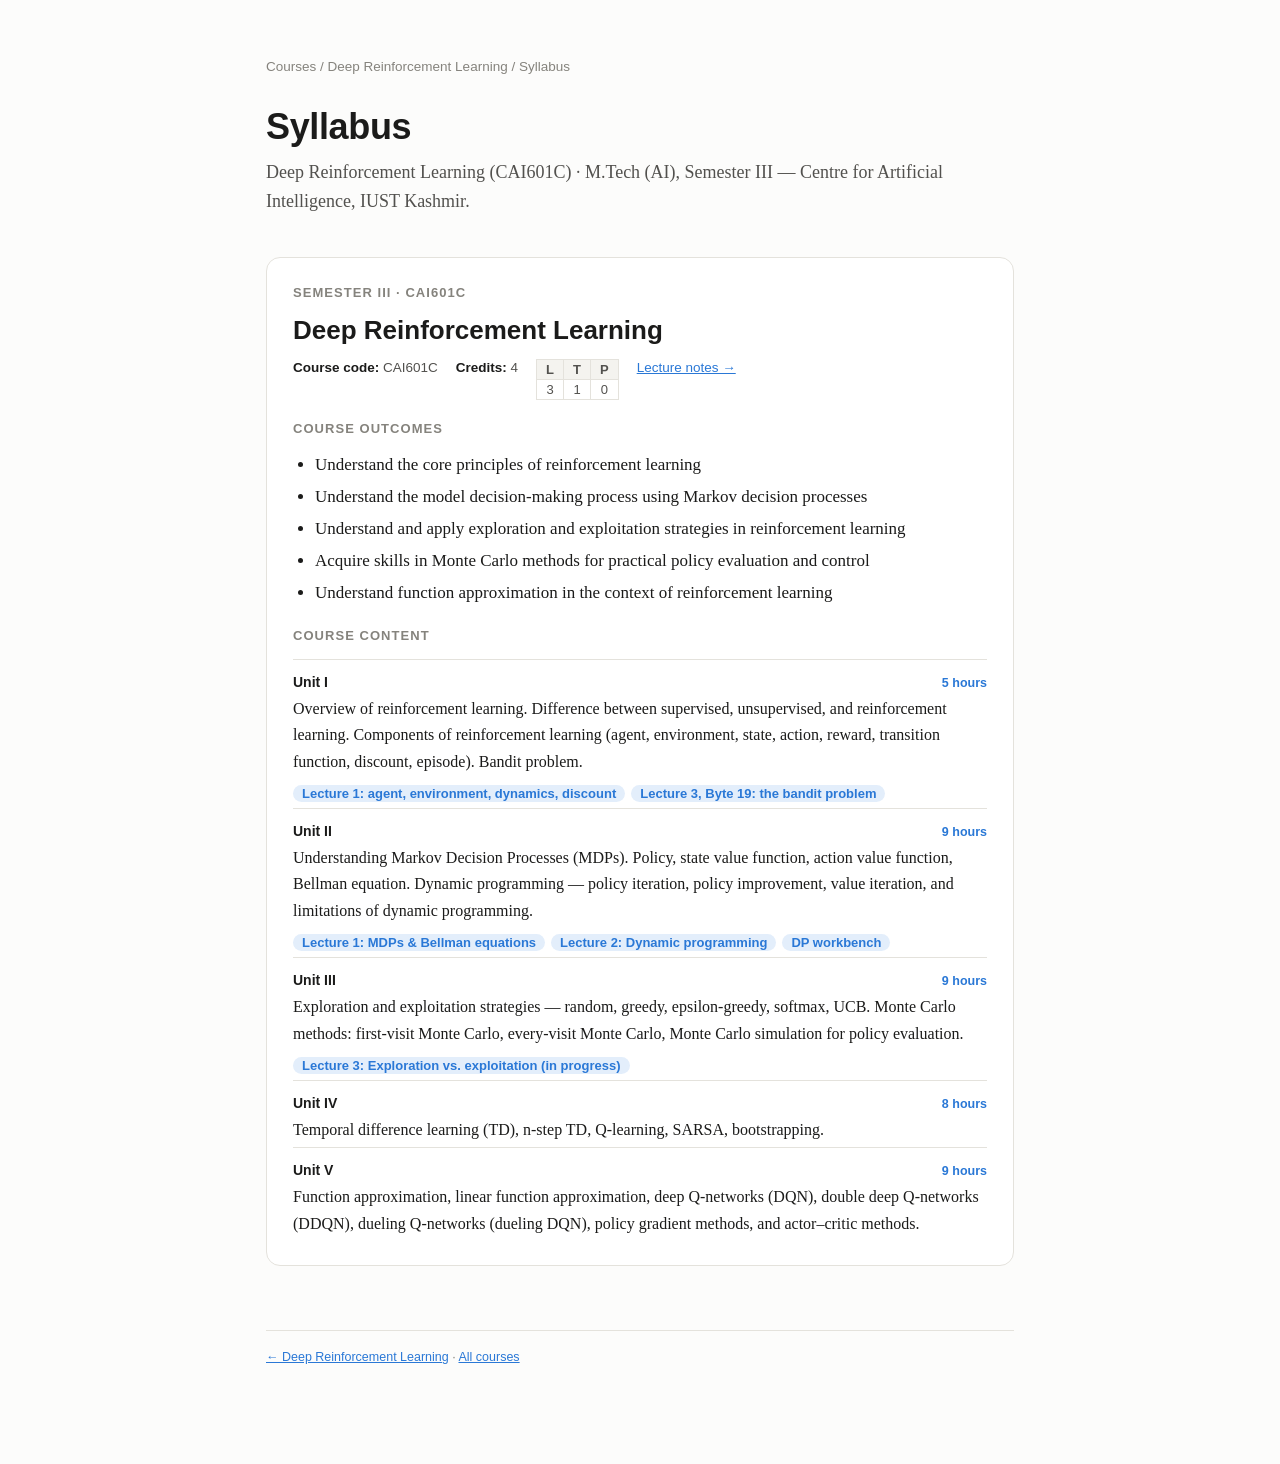
<file: courses/deep-rl/syllabus/index.html>
<!DOCTYPE html>
<html lang="en">
<head>
<meta charset="utf-8">
<meta name="viewport" content="width=device-width, initial-scale=1">
<title>Deep Reinforcement Learning Syllabus</title>
<meta name="description" content="Syllabus for Deep Reinforcement Learning (CAI601C), M.Tech (AI), Centre for AI, IUST Kashmir.">
<link rel="stylesheet" href="../../../assets/site.css">
<style>
.course{background:var(--paper);border:1px solid var(--line);border-radius:14px;padding:24px 26px;margin:22px 0 34px;scroll-margin-top:16px}
.course h2{margin-top:0}
.course h3.ct{font-size:26px;margin:0 0 12px;line-height:1.2}
.facts{display:flex;flex-wrap:wrap;gap:8px 18px;font:13.5px/1.4 -apple-system,BlinkMacSystemFont,"Segoe UI",Inter,Roboto,sans-serif;color:var(--ink2);margin-bottom:18px}
.facts b{color:var(--ink)}
.ltp{border-collapse:collapse;font:13px sans-serif}.ltp td,.ltp th{border:1px solid var(--line);padding:2px 9px;text-align:center}.ltp th{background:var(--soft);font-weight:600}
.outcomes{margin:6px 0 18px;padding-left:22px}.outcomes li{margin:4px 0}
.unit{border-top:1px solid var(--line);padding:14px 0 4px}
.unit .uh{display:flex;justify-content:space-between;align-items:baseline;gap:12px;font:700 14px -apple-system,BlinkMacSystemFont,"Segoe UI",Inter,Roboto,sans-serif}
.unit .hrs{font-weight:600;font-size:12.5px;color:var(--accent);white-space:nowrap}
.unit p{margin:6px 0 0;font-size:16px}
.unit .notes{margin-top:8px;font:13px sans-serif}
.unit .notes a{display:inline-block;background:var(--accent-soft);color:var(--accent);border-radius:999px;padding:1px 9px;margin:2px 6px 2px 0;text-decoration:none;font-weight:600}
.pending{font:13px/1.5 sans-serif;color:var(--muted);background:var(--soft);border-radius:8px;padding:8px 12px;margin-top:12px}
.jump{display:flex;gap:10px;flex-wrap:wrap;margin:-20px 0 10px}
.jump a{font:600 13px sans-serif;text-decoration:none;border:1px solid var(--line);background:var(--paper);border-radius:999px;padding:5px 12px}
@media print{.jump,nav.crumbs{display:none}.course{break-inside:auto;border:0;padding:0}}
</style>
</head>
<body>
<div class="wrap">
  <nav class="crumbs"><a href="../../../">Courses</a> / <a href="../">Deep Reinforcement Learning</a> / Syllabus</nav>
  <h1>Syllabus</h1>
  <p class="lede">Deep Reinforcement Learning (CAI601C) · M.Tech (AI), Semester III — Centre for Artificial Intelligence, IUST Kashmir.</p>
  <section class="course">
    <h2>Semester III · CAI601C</h2>
    <h3 class="ct">Deep Reinforcement Learning</h3>
    <div class="facts">
      <span><b>Course code:</b> CAI601C</span><span><b>Credits:</b> 4</span>
      <table class="ltp" aria-label="Lecture, tutorial, practical hours per week"><tr><th>L</th><th>T</th><th>P</th></tr><tr><td>3</td><td>1</td><td>0</td></tr></table>
      <span><a href="../">Lecture notes →</a></span>
    </div>
    <h2>Course outcomes</h2>
    <ul class="outcomes">
      <li>Understand the core principles of reinforcement learning</li>
      <li>Understand the model decision-making process using Markov decision processes</li>
      <li>Understand and apply exploration and exploitation strategies in reinforcement learning</li>
      <li>Acquire skills in Monte Carlo methods for practical policy evaluation and control</li>
      <li>Understand function approximation in the context of reinforcement learning</li>
    </ul>
    <h2>Course content</h2>
    <div class="unit"><div class="uh"><span>Unit I</span><span class="hrs">5 hours</span></div>
      <p>Overview of reinforcement learning. Difference between supervised, unsupervised, and reinforcement learning. Components of reinforcement learning (agent, environment, state, action, reward, transition function, discount, episode). Bandit problem.</p>
      <div class="notes"><a href="../mdp-bellman/#b0">Lecture 1: agent, environment, dynamics, discount</a><a href="../exploration/#b19">Lecture 3, Byte 19: the bandit problem</a></div></div>
    <div class="unit"><div class="uh"><span>Unit II</span><span class="hrs">9 hours</span></div>
      <p>Understanding Markov Decision Processes (MDPs). Policy, state value function, action value function, Bellman equation. Dynamic programming — policy iteration, policy improvement, value iteration, and limitations of dynamic programming.</p>
      <div class="notes"><a href="../mdp-bellman/">Lecture 1: MDPs &amp; Bellman equations</a><a href="../dynamic-programming/">Lecture 2: Dynamic programming</a><a href="../dp-workbench/">DP workbench</a></div></div>
    <div class="unit"><div class="uh"><span>Unit III</span><span class="hrs">9 hours</span></div>
      <p>Exploration and exploitation strategies — random, greedy, epsilon-greedy, softmax, UCB. Monte Carlo methods: first-visit Monte Carlo, every-visit Monte Carlo, Monte Carlo simulation for policy evaluation.</p>
      <div class="notes"><a href="../exploration/">Lecture 3: Exploration vs. exploitation (in progress)</a></div></div>
    <div class="unit"><div class="uh"><span>Unit IV</span><span class="hrs">8 hours</span></div>
      <p>Temporal difference learning (TD), n-step TD, Q-learning, SARSA, bootstrapping.</p></div>
    <div class="unit"><div class="uh"><span>Unit V</span><span class="hrs">9 hours</span></div>
      <p>Function approximation, linear function approximation, deep Q-networks (DQN), double deep Q-networks (DDQN), dueling Q-networks (dueling DQN), policy gradient methods, and actor–critic methods.</p></div>
  </section>

  
  <footer><a href="../">← Deep Reinforcement Learning</a> · <a href="../../../">All courses</a></footer>
</div>
</body>
</html>
</file>
<file: assets/site.css>
:root{
  color-scheme: light;
  --bg:#fcfcfb; --paper:#ffffff; --ink:#1b1b1a; --ink2:#52514e; --muted:#85837d;
  --line:#e4e2dc; --soft:#f4f3ef; --accent:#2a78d6; --accent-soft:#e3eefb;
}
*{box-sizing:border-box}
body{margin:0;background:var(--bg);color:var(--ink);font:17px/1.65 "Charter","Iowan Old Style","Georgia",serif}
h1,h2,h3,nav,.meta,.tag,footer{font-family:-apple-system,BlinkMacSystemFont,"Segoe UI",Inter,Roboto,Helvetica,Arial,sans-serif}
a{color:var(--accent)}
.wrap{max-width:780px;margin:0 auto;padding:56px 16px 96px}
nav.crumbs{font-size:13.5px;color:var(--muted);margin-bottom:28px}
nav.crumbs a{color:var(--muted);text-decoration:none}
nav.crumbs a:hover{color:var(--ink)}
h1{font-size:36px;line-height:1.15;margin:0 0 10px;letter-spacing:-.01em}
.lede{color:var(--ink2);margin:0 0 40px;font-size:18px}
h2{font-size:13px;letter-spacing:.08em;text-transform:uppercase;color:var(--muted);margin:40px 0 12px}
.cards{display:grid;gap:14px}
.card{display:block;background:var(--paper);border:1px solid var(--line);border-radius:12px;padding:20px 22px;text-decoration:none;color:var(--ink);transition:border-color .15s,box-shadow .15s}
.card:hover{border-color:var(--accent);box-shadow:0 2px 12px rgba(42,120,214,.08)}
.card h3{margin:0 0 4px;font-size:19px}
.card p{margin:0;color:var(--ink2);font-size:15.5px}
.card .meta{margin-top:10px;font-size:12.5px;color:var(--muted);display:flex;gap:8px;flex-wrap:wrap;align-items:center}
.tag{display:inline-block;background:var(--accent-soft);color:var(--accent);border-radius:999px;padding:1px 9px;font-size:12px;font-weight:600}
.card.soon{opacity:.55;pointer-events:none}
footer{margin-top:64px;font-size:12.5px;color:var(--muted);border-top:1px solid var(--line);padding-top:16px}
@media (max-width:600px){h1{font-size:29px}.wrap{padding-top:36px}}
</file>
<file: assets/course.css>
/* Course index pages: course map, units on a timeline rail, lecture cards with thumbnails, hover previews.
   Generated pages: see course-pages-build/. Each unit sets --hue. */
.wrap.wide{max-width:860px}
.chero{position:relative;padding:0 0 4px}
.chero .ckick,.ukick{font:700 12px/1.3 -apple-system,BlinkMacSystemFont,"Segoe UI",Inter,sans-serif;letter-spacing:.1em;text-transform:uppercase;color:var(--hue,var(--accent))}
.chero .ckick{margin-bottom:8px}
.chero .lede{margin-bottom:18px}
.stats{display:flex;flex-wrap:wrap;gap:8px;font:13px/1.3 -apple-system,BlinkMacSystemFont,"Segoe UI",Inter,sans-serif;color:var(--ink2)}
.stats span{background:var(--paper);border:1px solid var(--line);border-radius:999px;padding:5px 12px}
.stats b{color:var(--ink)}

/* ---------- course map ---------- */
.map{display:grid;grid-template-columns:repeat(var(--n),1fr);position:relative;margin:6px 0 8px}
.map::before{content:"";position:absolute;left:calc(50% / var(--n));right:calc(50% / var(--n));top:21px;height:3px;border-radius:3px;background:var(--line)}
.stop{position:relative;display:flex;flex-direction:column;align-items:center;text-align:center;text-decoration:none;color:var(--ink);padding:0 4px;font-family:-apple-system,BlinkMacSystemFont,"Segoe UI",Inter,sans-serif}
.stop .node,.unit .rail .node{display:grid;place-items:center;width:44px;height:44px;border-radius:50%;font:700 14px/1 -apple-system,BlinkMacSystemFont,"Segoe UI",Inter,sans-serif;position:relative;z-index:1;transition:transform .15s}
.stop.done .node,.unit.done .rail .node{background:var(--hue);color:#fff;box-shadow:0 0 0 4px var(--bg)}
.stop.prep .node,.unit.prep .rail .node{background:var(--bg);color:var(--hue);border:2.5px dashed var(--hue);box-shadow:0 0 0 4px var(--bg)}
.stop.todo .node,.unit.todo .rail .node{background:var(--bg);color:var(--muted);border:2px solid var(--line);box-shadow:0 0 0 4px var(--bg)}
.stop:hover .node,.stop:focus-visible .node{transform:scale(1.08)}
.stop .sl{margin-top:8px;font-size:13px;font-weight:650;line-height:1.25}
.stop .sh{font-size:12px;color:var(--muted)}
.stop.todo .sl{color:var(--muted)}
.stop.prep .node::after{content:"";position:absolute;right:-1px;top:-1px;width:10px;height:10px;border-radius:50%;background:var(--hue);animation:pulse 1.8s ease-out infinite}
@keyframes pulse{0%{box-shadow:0 0 0 0 color-mix(in srgb,var(--hue) 55%,transparent)}100%{box-shadow:0 0 0 9px transparent}}

/* ---------- units on a rail ---------- */
.units{position:relative}
.unit{display:grid;grid-template-columns:44px 1fr;gap:0 18px;padding-bottom:34px;scroll-margin-top:16px}
.unit .rail{position:relative;display:flex;justify-content:center}
.unit .rail::before{content:"";position:absolute;top:44px;bottom:-0px;width:3px;border-radius:3px;background:linear-gradient(var(--hue),color-mix(in srgb,var(--hue) 15%,var(--line)))}
.unit.todo .rail::before{background:var(--line)}
.unit:last-child .rail::before{background:linear-gradient(var(--line),transparent)}
.ukick{display:flex;align-items:center;gap:10px;flex-wrap:wrap;margin-top:4px}
.ukick .state{font-weight:600;letter-spacing:.02em;text-transform:none;font-size:11.5px;padding:1px 8px;border-radius:999px;background:color-mix(in srgb,var(--hue) 12%,#fff);color:var(--hue)}
.unit.todo .ukick{color:var(--muted)}
.unit.todo .ukick .state{background:var(--soft);color:var(--muted)}
.unit h3{font-size:24px;line-height:1.2;margin:4px 0 10px;letter-spacing:-.005em}
.unit.todo h3{color:var(--ink2)}

/* ---------- topic chips ---------- */
.chips{display:flex;flex-wrap:wrap;gap:6px;margin:0 0 16px}
.chip{font:600 12.5px/1.2 -apple-system,BlinkMacSystemFont,"Segoe UI",Inter,sans-serif;padding:5px 10px;border-radius:999px;text-decoration:none;cursor:default;transition:background .12s,border-color .12s}
.chip.on{background:color-mix(in srgb,var(--hue) 11%,#fff);color:color-mix(in srgb,var(--hue) 82%,#000);border:1px solid color-mix(in srgb,var(--hue) 28%,#fff);cursor:pointer}
.chip.on::before{content:"✓ ";opacity:.7}
.chip.on:hover,.chip.on:focus-visible{background:var(--hue);color:#fff;border-color:var(--hue)}
.chip.plan{color:var(--hue);border:1px dashed color-mix(in srgb,var(--hue) 55%,#fff);background:transparent}
.chip.todo{color:var(--muted);border:1px solid var(--line);background:var(--paper)}

/* ---------- lecture cards ---------- */
.lcards{display:grid;gap:12px}
.lcard{display:grid;grid-template-columns:168px 1fr;gap:0;background:var(--paper);border:1px solid var(--line);border-radius:14px;overflow:hidden;text-decoration:none;color:var(--ink);transition:border-color .15s,box-shadow .2s,transform .2s}
a.lcard:hover,a.lcard:focus-visible{border-color:var(--hue);box-shadow:0 8px 26px color-mix(in srgb,var(--hue) 16%,transparent);transform:translateY(-2px);outline:none}
.thumb{color:var(--hue);background:linear-gradient(135deg,color-mix(in srgb,var(--hue) 10%,#fff),color-mix(in srgb,var(--hue) 4%,#fff));display:grid;place-items:center;padding:12px 10px;border-right:1px solid color-mix(in srgb,var(--hue) 14%,var(--line))}
.thumb svg{width:100%;max-width:150px;height:auto;display:block;transition:transform .3s}
a.lcard:hover .thumb svg{transform:scale(1.05)}
.lcard .body{padding:16px 20px 14px}
.lcard h4{margin:0 0 4px;font:700 17.5px/1.3 -apple-system,BlinkMacSystemFont,"Segoe UI",Inter,sans-serif}
.lcard p{margin:0;color:var(--ink2);font-size:15px;line-height:1.55}
.lcard .meta{margin-top:10px;font:12.5px/1.3 -apple-system,BlinkMacSystemFont,"Segoe UI",Inter,sans-serif;color:var(--muted);display:flex;gap:6px;flex-wrap:wrap;align-items:center}
.lcard .tag{background:color-mix(in srgb,var(--hue) 12%,#fff);color:color-mix(in srgb,var(--hue) 85%,#000)}
.lcard .tag.t-lab{background:var(--hue);color:#fff}
.lcard .tag.t-soon{background:transparent;border:1px dashed var(--hue);color:var(--hue)}
.lcard .tag.t-doc{background:var(--soft);color:var(--ink2)}
.lcard.soon{border-style:dashed;background:color-mix(in srgb,var(--paper) 60%,transparent);cursor:help}
.lcard.soon .thumb{filter:saturate(.55);opacity:.85;background:repeating-linear-gradient(135deg,color-mix(in srgb,var(--hue) 6%,#fff) 0 8px,color-mix(in srgb,var(--hue) 2%,#fff) 8px 16px)}
.lcard.soon h4{color:var(--ink2)}
.lcard.soon:focus-visible{outline:2px solid var(--hue);outline-offset:2px}
.empty{display:flex;align-items:center;gap:14px;border:1px dashed var(--line);border-radius:14px;padding:10px 16px 10px 10px;color:var(--muted);font-size:14.5px}
.empty p{margin:0}
.thumb.mini{width:92px;flex:none;border:0;border-radius:10px;padding:6px;filter:grayscale(.5);opacity:.75}

/* draw-in animation on hover */
.lcard .draw{stroke-dasharray:420;stroke-dashoffset:0}
a.lcard:hover .draw{animation:draw 1.1s ease-out}
@keyframes draw{from{stroke-dashoffset:420}to{stroke-dashoffset:0}}
@media (prefers-reduced-motion:reduce){a.lcard:hover .draw,.stop.prep .node::after{animation:none}a.lcard:hover,a.lcard:hover .thumb svg{transform:none}}

/* ---------- hover preview (same look as the §-link previews in the notes) ---------- */
#xprev{position:fixed;z-index:60;background:var(--paper);border:1px solid var(--line);border-left:4px solid var(--hue,var(--accent));border-radius:10px;
  box-shadow:0 10px 30px rgba(0,0,0,.13);padding:10px 14px 11px;font-size:14.5px;line-height:1.5;color:var(--ink);opacity:0;pointer-events:none;transform:translateY(4px);transition:opacity .12s,transform .12s;max-width:calc(100vw - 24px)}
#xprev.on{opacity:1;pointer-events:auto;transform:none}
#xprev .xk{font:700 11px/1.3 -apple-system,BlinkMacSystemFont,"Segoe UI",Inter,sans-serif;letter-spacing:.07em;text-transform:uppercase;color:var(--hue,var(--accent));margin-bottom:3px}
#xprev .xt{font:700 15.5px/1.3 -apple-system,BlinkMacSystemFont,"Segoe UI",Inter,sans-serif;margin-bottom:5px}
#xprev .xp{color:var(--ink2);display:-webkit-box;-webkit-line-clamp:5;-webkit-box-orient:vertical;overflow:hidden}
#xprev .xl{list-style:none;margin:4px 0 0;padding:0;font:13px/1.45 -apple-system,BlinkMacSystemFont,"Segoe UI",Inter,sans-serif;color:var(--ink2)}
#xprev .xl li{display:grid;grid-template-columns:28px 1fr;padding:2px 0;border-top:1px solid var(--soft)}
#xprev .xl li span{font-weight:700;color:var(--hue,var(--accent));font-variant-numeric:tabular-nums}
#xprev .xm{font:12.5px sans-serif;color:var(--muted);margin-top:3px;padding-left:28px}
#xprev .xh{font:12px -apple-system,BlinkMacSystemFont,"Segoe UI",sans-serif;color:var(--muted);margin-top:6px}

@media (max-width:640px){
  .map .sl{font-size:11.5px}.map .sh{font-size:11px}
  .stop .node,.unit .rail .node{width:36px;height:36px;font-size:12.5px}
  .map::before{top:17px}.unit .rail::before{top:36px}
  .unit{grid-template-columns:36px 1fr;gap:0 12px}
  .unit h3{font-size:20px}
  .lcard{grid-template-columns:1fr}
  .thumb{border-right:0;border-bottom:1px solid color-mix(in srgb,var(--hue) 14%,var(--line));padding:10px}
  .thumb svg{max-width:170px;max-height:96px}
  .lcard .body{padding:12px 14px}
}
@media print{#xprev{display:none}.lcard{break-inside:avoid}}
</file>
<file: courses/advanced-dl/modern-transformers/notes.css>
/* Shared look of the Advanced DL lecture notes (copied from the Transformers notes, plus MathML styles). */

:root{
  color-scheme: light;
  --bg:#fcfcfb; --paper:#ffffff; --ink:#1b1b1a; --ink2:#52514e; --muted:#85837d;
  --line:#e4e2dc; --soft:#f4f3ef; --accent:#2a78d6;
  /* semantic roles used in every figure */
  --q:#2a78d6; --q-soft:#e3eefb;      /* Query  = blue   */
  --k:#eb6834; --k-soft:#fde9e0;      /* Key    = orange */
  --v:#1baf7a; --v-soft:#ddf4ea;      /* Value  = aqua   */
  --enc:#3d6fb6; --enc-soft:#e8eef8;  /* encoder blocks */
  --dec:#6250d6; --dec-soft:#ecE9fb;  /* decoder blocks */
  --ffn:#b77d00; --ffn-soft:#fbf1da;  /* feed-forward   */
  --norm:#7a7870; --norm-soft:#efeeea;/* add & norm     */
  --mask:#c9c7c0;
  --sidebar:300px;
}
*{box-sizing:border-box}
html{scroll-behavior:smooth;scroll-padding-top:16px}
body{margin:0;background:var(--bg);color:var(--ink);font:17px/1.65 "Charter","Iowan Old Style","Georgia",serif;}
h1,h2,h3,h4,.ui,nav,.ctrl,.mats .op,.builds,figcaption,.call b,table,.chip,button,label{font-family:-apple-system,BlinkMacSystemFont,"Segoe UI",Inter,Roboto,Helvetica,Arial,sans-serif}
a{color:var(--accent)}
code,.mono{font-family:"SF Mono",Menlo,Consolas,monospace;font-size:.88em}

/* ---------- layout ---------- */
#toc{position:fixed;top:0;left:0;bottom:0;width:var(--sidebar);overflow-y:auto;background:var(--paper);border-right:1px solid var(--line);padding:22px 14px 40px;font-size:13.5px;line-height:1.35}
#toc .brand{font-weight:700;font-size:15px;margin:0 6px 4px}
#toc .sub{color:var(--muted);margin:0 6px 14px;font-size:12.5px}
#toc input{width:100%;padding:7px 10px;border:1px solid var(--line);border-radius:8px;margin-bottom:12px;font-size:13px;background:var(--bg)}
#toc .ptitle{display:flex;align-items:center;gap:6px;width:100%;margin:12px 0 4px;padding:5px 6px;border:0;border-radius:6px;background:none;cursor:pointer;text-align:left;font-size:11px;letter-spacing:.08em;text-transform:uppercase;color:var(--muted);font-weight:700}
#toc .ptitle:hover{background:var(--soft);color:var(--ink)}
#toc .ptitle:focus-visible{outline:2px solid var(--accent);outline-offset:1px}
#toc .ptitle .chev{display:inline-block;width:10px;font-size:10px;transition:transform .15s}
#toc .pgroup.closed .chev{transform:rotate(-90deg)}
#toc .pgroup.closed .pitems{display:none}
#toc .filtering .pgroup.closed .pitems{display:block}
#toc .pgroup.closed.has-on .ptitle{color:var(--accent)}
#toc a{display:flex;gap:8px;padding:4px 6px;border-radius:6px;color:var(--ink2);text-decoration:none}
#toc a:hover{background:var(--soft);color:var(--ink)}
#toc a.on{background:var(--q-soft);color:var(--ink);font-weight:600}
#toc a .n{min-width:22px;color:var(--muted);text-align:right;font-variant-numeric:tabular-nums}
#toc a.extra .n{visibility:hidden}
#progress{position:fixed;top:0;left:var(--sidebar);right:0;height:3px;background:transparent;z-index:20}
#progress div{height:100%;width:0;background:var(--accent)}
main{margin-left:var(--sidebar);padding:40px 40px 120px}
.wrap{max-width:820px;margin:0 auto}
#menu{display:none}
@media (max-width:980px){
  html,body{overflow-x:hidden}
  .mat td{min-width:44px;padding:0 3px}
  #toc{transform:translateX(-100%);transition:transform .2s;z-index:30;box-shadow:0 0 30px rgba(0,0,0,.15)}
  body.menu-open #toc{transform:none}
  main{margin-left:0;padding:56px 18px 100px}
  #progress{left:0}
  #menu{display:block;position:fixed;top:10px;left:10px;z-index:40;border:1px solid var(--line);background:var(--paper);border-radius:8px;padding:6px 11px;font-size:14px}
}

/* ---------- title ---------- */
.hero{padding:28px 0 18px;border-bottom:1px solid var(--line);margin-bottom:28px}
.hero .kicker{font:700 12px/1 sans-serif;letter-spacing:.14em;color:var(--accent);text-transform:uppercase}
.hero h1{font-size:44px;line-height:1.1;margin:10px 0 8px;letter-spacing:-.01em}
.hero p.lede{font-size:19px;color:var(--ink2);margin:0}

/* ---------- parts and bytes ---------- */
.part{margin:70px 0 10px;padding:26px 28px;border-radius:14px;background:linear-gradient(135deg,#eef3fb,#f3f0fb)}
.part .pn{font:700 12px/1 sans-serif;letter-spacing:.14em;text-transform:uppercase;color:var(--dec)}
.part h1{margin:8px 0 6px;font-size:30px;line-height:1.2}
.part p{margin:6px 0 0;color:var(--ink2)}
section.byte{margin:46px 0 0;padding-top:6px}
section.byte>h2{font-size:25px;line-height:1.25;margin:0 0 12px;display:flex;gap:12px;align-items:baseline}
section.byte>h2 .num{flex:none;display:inline-grid;place-items:center;min-width:36px;height:36px;padding:0 6px;border-radius:10px;background:var(--ink);color:#fff;font-size:15px;transform:translateY(-3px)}
section.extra>h2 .num{background:var(--muted)}
h3{font-size:19px;margin:28px 0 8px}
.builds{font:13px/1.4 sans-serif;color:var(--muted);margin:-4px 0 14px}
.builds a{color:var(--ink2)}
p{margin:12px 0}
ul,ol{padding-left:24px}
li{margin:5px 0}

/* ---------- equations ---------- */
.eq{background:var(--paper);border:1px solid var(--line);border-left:4px solid var(--accent);border-radius:8px;padding:10px 16px;margin:16px 0;overflow-x:auto}
.eq .where{font:14px/1.5 sans-serif;color:var(--ink2);margin-top:4px}

/* ---------- callouts ---------- */
.call{border-radius:10px;padding:12px 16px;margin:18px 0;background:var(--soft);border:1px solid var(--line)}
.call>b:first-child{display:block;font-size:12px;letter-spacing:.08em;text-transform:uppercase;margin-bottom:4px}
.call.key{background:#eef4fc;border-color:#cfe0f6}.call.key>b:first-child{color:var(--q)}
.call.shape{background:#eef8f3;border-color:#cbeadb}.call.shape>b:first-child{color:#12805a}
.call.bg{background:#fbf6e9;border-color:#efe1b8}.call.bg>b:first-child{color:#946500}
.call.warn{background:#fdf0ea;border-color:#f6d3c2}.call.warn>b:first-child{color:#c24b1a}
.call.note>b:first-child{color:var(--ink2)}
.call.ex{background:var(--paper)}.call.ex>b:first-child{color:var(--ink2)}

/* ---------- tables ---------- */
table.t{border-collapse:collapse;margin:16px 0;font-size:14.5px;width:100%;background:var(--paper)}
table.t th,table.t td{border-bottom:1px solid var(--line);padding:7px 10px;text-align:left;vertical-align:top}
table.t th{background:var(--soft);font-weight:600}
table.t td.c,table.t th.c{text-align:center}
.tw{overflow-x:auto}

/* ---------- figures ---------- */
figure.fig{margin:22px 0 26px;padding:16px 16px 12px;background:var(--paper);border:1px solid var(--line);border-radius:12px}
figure.fig svg{display:block;max-width:100%;height:auto;margin:0 auto;}
figure.fig > svg{width:100%;max-width:760px}
figure.fig svg{font-family:-apple-system,BlinkMacSystemFont,"Segoe UI",Inter,Roboto,Helvetica,Arial,sans-serif}
figcaption{font-size:13.5px;line-height:1.5;color:var(--ink2);margin-top:10px;border-top:1px dashed var(--line);padding-top:9px}
figcaption b{color:var(--ink)}
.fig .row{display:flex;flex-wrap:wrap;gap:18px;justify-content:center;align-items:flex-start}
.ctrl{display:flex;flex-wrap:wrap;gap:14px;align-items:center;justify-content:center;font-size:13.5px;margin:6px 0 10px;color:var(--ink2)}
.ctrl input[type=range]{width:200px;accent-color:var(--accent)}
.ctrl output{font-variant-numeric:tabular-nums;font-weight:600;color:var(--ink);min-width:3.5em;display:inline-block}
button{border:1px solid var(--line);background:var(--paper);border-radius:8px;padding:6px 12px;font-size:13px;cursor:pointer;color:var(--ink)}
button:hover{background:var(--soft)}
button.on{background:var(--ink);color:#fff;border-color:var(--ink)}
.chip{display:inline-block;font-size:12px;padding:1px 8px;border-radius:99px;font-weight:600}
.chip.q{background:var(--q-soft);color:#1b5aa6}.chip.k{background:var(--k-soft);color:#b5461a}.chip.v{background:var(--v-soft);color:#0f7a54}
.legend{display:flex;flex-wrap:wrap;gap:14px;justify-content:center;font:12.5px sans-serif;color:var(--ink2);margin-top:6px}
.legend i{display:inline-block;width:12px;height:12px;border-radius:3px;margin-right:5px;vertical-align:-1px}

/* SVG roles */
svg text{fill:var(--ink);font-size:13px}
svg .sm{font-size:11px;fill:var(--ink2)}
svg .xs{font-size:10px;fill:var(--muted)}
svg .b{font-weight:700}
svg .mut{fill:var(--muted)}
svg .ln{stroke:var(--ink2);stroke-width:1.5;fill:none}
svg .arr{stroke:var(--ink2);stroke-width:1.6;fill:none;marker-end:url(#ah)}
svg .arrq{stroke:var(--q);stroke-width:1.8;fill:none;marker-end:url(#ahq)}
svg .arrk{stroke:var(--k);stroke-width:1.8;fill:none;marker-end:url(#ahk)}
svg .arrv{stroke:var(--v);stroke-width:1.8;fill:none;marker-end:url(#ahv)}
svg .dash{stroke-dasharray:4 4}
svg .box{fill:var(--paper);stroke:var(--ink2);stroke-width:1.3}
svg .grid{stroke:var(--line);stroke-width:1}
svg .axis{stroke:var(--muted);stroke-width:1}
svg .fq{fill:var(--q-soft);stroke:var(--q);stroke-width:1.4}
svg .fk{fill:var(--k-soft);stroke:var(--k);stroke-width:1.4}
svg .fv{fill:var(--v-soft);stroke:var(--v);stroke-width:1.4}
svg .fenc{fill:var(--enc-soft);stroke:var(--enc);stroke-width:1.4}
svg .fdec{fill:var(--dec-soft);stroke:var(--dec);stroke-width:1.4}
svg .fffn{fill:var(--ffn-soft);stroke:var(--ffn);stroke-width:1.4}
svg .fnorm{fill:var(--norm-soft);stroke:var(--norm);stroke-width:1.2}
svg .fx{fill:#f1f0ec;stroke:var(--ink2);stroke-width:1.3}
svg .fmask{fill:url(#hatch);stroke:var(--mask)}

/* ---------- matrices (rendered by JS) ---------- */
.mat{max-width:100%;overflow-x:auto;display:inline-block;margin:6px 4px;vertical-align:top;text-align:center}
.mat .mt{font:600 12.5px/1.3 sans-serif;color:var(--ink2);margin-bottom:5px}
.mat table{border-collapse:separate;border-spacing:2px;font:12.5px/1 "SF Mono",Menlo,Consolas,monospace;margin:0 auto}
.mat td{min-width:54px;height:28px;padding:0 6px;text-align:center;border-radius:4px;font-variant-numeric:tabular-nums}
.mat th{font:600 11.5px/1.2 sans-serif;color:var(--ink2);padding:2px 6px;white-space:nowrap}
.mat th.r{text-align:right}
.mat td.inf{background:repeating-linear-gradient(45deg,#ecebe6 0 4px,#f8f7f4 4px 8px);color:var(--muted)}
.mat td.hl{outline:2px solid var(--ink);outline-offset:-1px}
.mat .shp{font:11px sans-serif;color:var(--muted);margin-top:4px}
.mats{max-width:100%;overflow-x:auto;display:flex;flex-wrap:wrap;justify-content:center;align-items:center;gap:6px 10px;margin:14px 0}
.mats .op{font:22px/1 sans-serif;color:var(--muted);padding:0 2px}
.scale{display:flex;justify-content:center;align-items:center;gap:6px;font:11px sans-serif;color:var(--muted);margin-top:6px}
.scale span.bar{display:inline-block;width:120px;height:9px;border-radius:3px}

/* Part III stage map */
.stagemap{display:flex;flex-wrap:wrap;gap:4px;margin:4px 0 16px}
.stagemap span{font:11.5px/1 sans-serif;padding:5px 7px;border-radius:6px;background:var(--soft);color:var(--muted);border:1px solid var(--line)}
.stagemap span.done{color:var(--ink2)}
.stagemap span.now{background:var(--ink);color:#fff;border-color:var(--ink);font-weight:600}
.stagemap span.e{border-left:3px solid var(--enc)}.stagemap span.d{border-left:3px solid var(--dec)}

.tip{position:fixed;pointer-events:none;background:#1b1b1a;color:#fff;font:12px/1.4 sans-serif;padding:6px 9px;border-radius:6px;z-index:50;opacity:0;transition:opacity .08s;max-width:260px}
.qa ol li{margin:8px 0}
details{background:var(--paper);border:1px solid var(--line);border-radius:8px;padding:8px 14px;margin:12px 0}
details summary{cursor:pointer;font:600 14px sans-serif}
footer{margin-top:80px;border-top:1px solid var(--line);padding-top:18px;font:13px sans-serif;color:var(--muted)}
@media print{#toc,#menu,#progress,.ctrl{display:none}main{margin:0;padding:0}figure.fig,section.byte{break-inside:avoid}}

/* ---------- Word-style equations (native MathML, no library) ---------- */
math{font-family:"Cambria Math","STIX Two Math","Latin Modern Math","Libertinus Math",math,serif;font-size:1.06em}
math[display="block"]{display:block math;margin:.45em 0;font-size:1.16em;overflow-x:auto;overflow-y:hidden;padding:2px 0}
.eq math[display="block"]{margin:.3em 0}
.eq .words{font:14px/1.5 -apple-system,BlinkMacSystemFont,"Segoe UI",Inter,Roboto,Helvetica,Arial,sans-serif;color:var(--ink);margin-top:6px;padding-top:6px;border-top:1px dashed var(--line)}
.eq .words b{font-size:11px;letter-spacing:.08em;text-transform:uppercase;color:var(--accent);margin-right:6px}
.where math,.words math,figcaption math,table.t math,.mat .mt math{font-size:1.04em}
mtable mtd{padding:.15em .45em}

/* ---------- symbol table inside a byte ---------- */
table.sym td:first-child{white-space:nowrap;width:1%}

/* ---------- demos ---------- */
.demo{background:var(--paper)}
.demo .panel{display:flex;flex-wrap:wrap;gap:16px;justify-content:center;align-items:flex-start}
.demo .readout{font:13px/1.55 -apple-system,BlinkMacSystemFont,"Segoe UI",Inter,Roboto,Helvetica,Arial,sans-serif;color:var(--ink2);background:var(--soft);border-radius:8px;padding:8px 12px;min-width:220px}
.demo .readout b{color:var(--ink)}
.demo textarea{width:100%;font:13px/1.4 "SF Mono",Menlo,Consolas,monospace;border:1px solid var(--line);border-radius:8px;padding:8px;background:var(--bg)}
.demo select{font-size:13px;padding:4px 6px;border-radius:6px;border:1px solid var(--line);background:var(--paper)}
.toks{display:flex;flex-wrap:wrap;gap:4px;font:13px "SF Mono",Menlo,Consolas,monospace}
.toks span{padding:2px 6px;border-radius:5px;background:var(--q-soft);border:1px solid #cfe0f6}
.toks span.new{background:var(--k-soft);border-color:#f2c3ad}
.wrow{display:flex;align-items:center;gap:10px;margin:4px 0;font:13px "SF Mono",Menlo,Consolas,monospace}
.wrow .cnt{color:var(--muted);min-width:2.5em;text-align:right}
table.t.small{font-size:13px}
table.t td.num,table.t th.num{text-align:right;font-variant-numeric:tabular-nums}
table.t tr.hl td{background:#fff8e6}

/* ---------- timeline ---------- */
.tl{position:relative;margin:18px 0 8px;padding-left:26px}
.tl:before{content:"";position:absolute;left:8px;top:4px;bottom:4px;width:2px;background:var(--line)}
.tl .ev{position:relative;margin:0 0 12px}
.tl .ev:before{content:"";position:absolute;left:-23px;top:7px;width:10px;height:10px;border-radius:50%;background:var(--paper);border:2px solid var(--ink2)}
.tl .ev.here:before{background:var(--accent);border-color:var(--accent)}
.tl .yr{font:700 12px/1 -apple-system,BlinkMacSystemFont,"Segoe UI",sans-serif;color:var(--accent);letter-spacing:.06em}
.tl .ev p{margin:3px 0 0;font-size:15.5px}
.tl .ev .sec{font:12px sans-serif;color:var(--muted)}

/* ---------- cross-reference previews and back pill ---------- */
a.xref{text-decoration-style:dotted;text-underline-offset:3px}
#xprev{position:fixed;z-index:60;background:var(--paper);border:1px solid var(--line);border-left:4px solid var(--accent);border-radius:10px;
  box-shadow:0 10px 30px rgba(0,0,0,.13);padding:10px 14px 11px;font-size:14.5px;line-height:1.5;color:var(--ink);opacity:0;pointer-events:none;transform:translateY(4px);transition:opacity .12s,transform .12s;max-width:calc(100vw - 24px)}
#xprev.on{opacity:1;pointer-events:auto;transform:none}
#xprev .xk{font:700 11px/1.3 -apple-system,BlinkMacSystemFont,"Segoe UI",Inter,sans-serif;letter-spacing:.07em;text-transform:uppercase;color:var(--accent);margin-bottom:3px}
#xprev .xt{font:700 15.5px/1.3 -apple-system,BlinkMacSystemFont,"Segoe UI",Inter,sans-serif;margin-bottom:5px}
#xprev .xp{color:var(--ink2);display:-webkit-box;-webkit-line-clamp:5;-webkit-box-orient:vertical;overflow:hidden}
#xprev .xp a{pointer-events:none;color:inherit}
#xprev .xh{font:12px -apple-system,BlinkMacSystemFont,"Segoe UI",sans-serif;color:var(--muted);margin-top:6px}
#xback{position:fixed;z-index:55;right:18px;bottom:18px;background:var(--ink);color:#fff;border-color:var(--ink);border-radius:999px;padding:8px 16px;box-shadow:0 6px 18px rgba(0,0,0,.2);
  max-width:calc(100vw - 36px);white-space:nowrap;overflow:hidden;text-overflow:ellipsis;opacity:0;pointer-events:none;transform:translateY(8px);transition:opacity .15s,transform .15s}
#xback.on{opacity:1;pointer-events:auto;transform:none}
#xback:hover{background:#000}
@media print{#xprev,#xback{display:none}}
</file>
